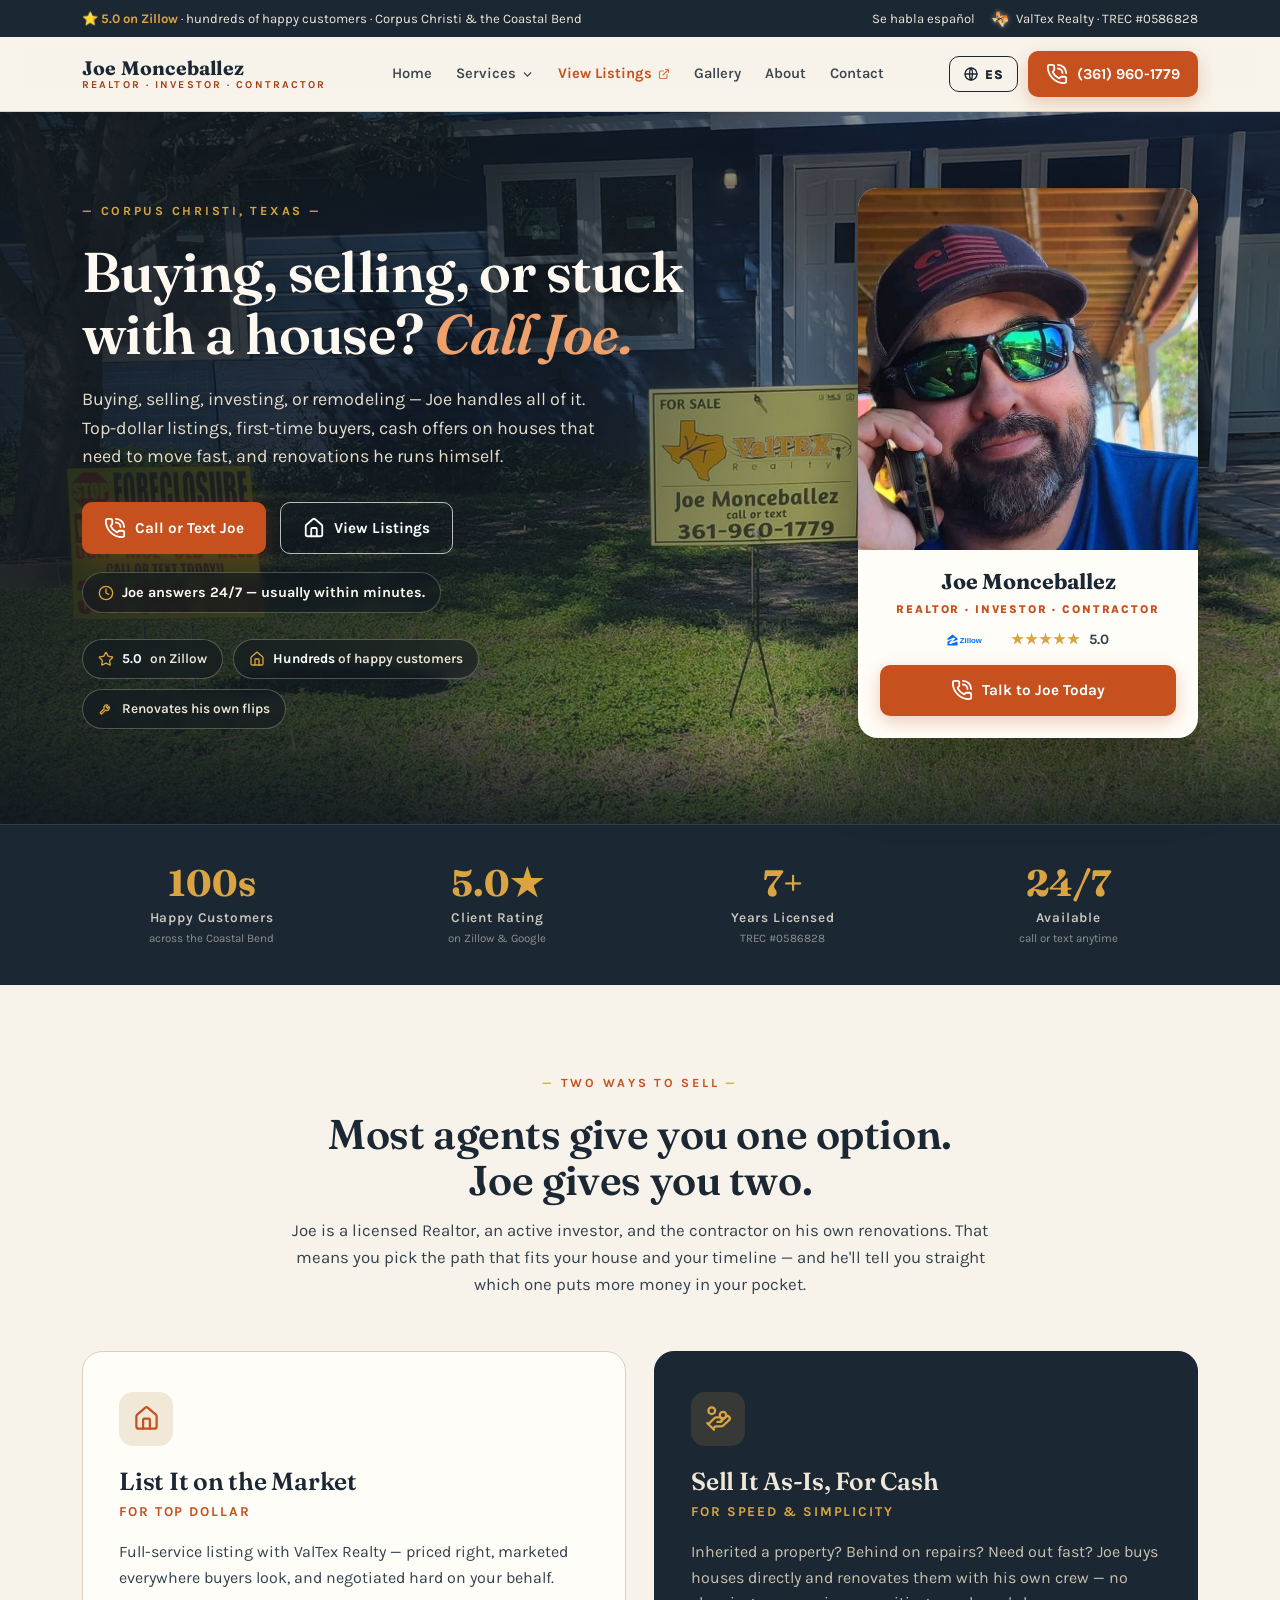
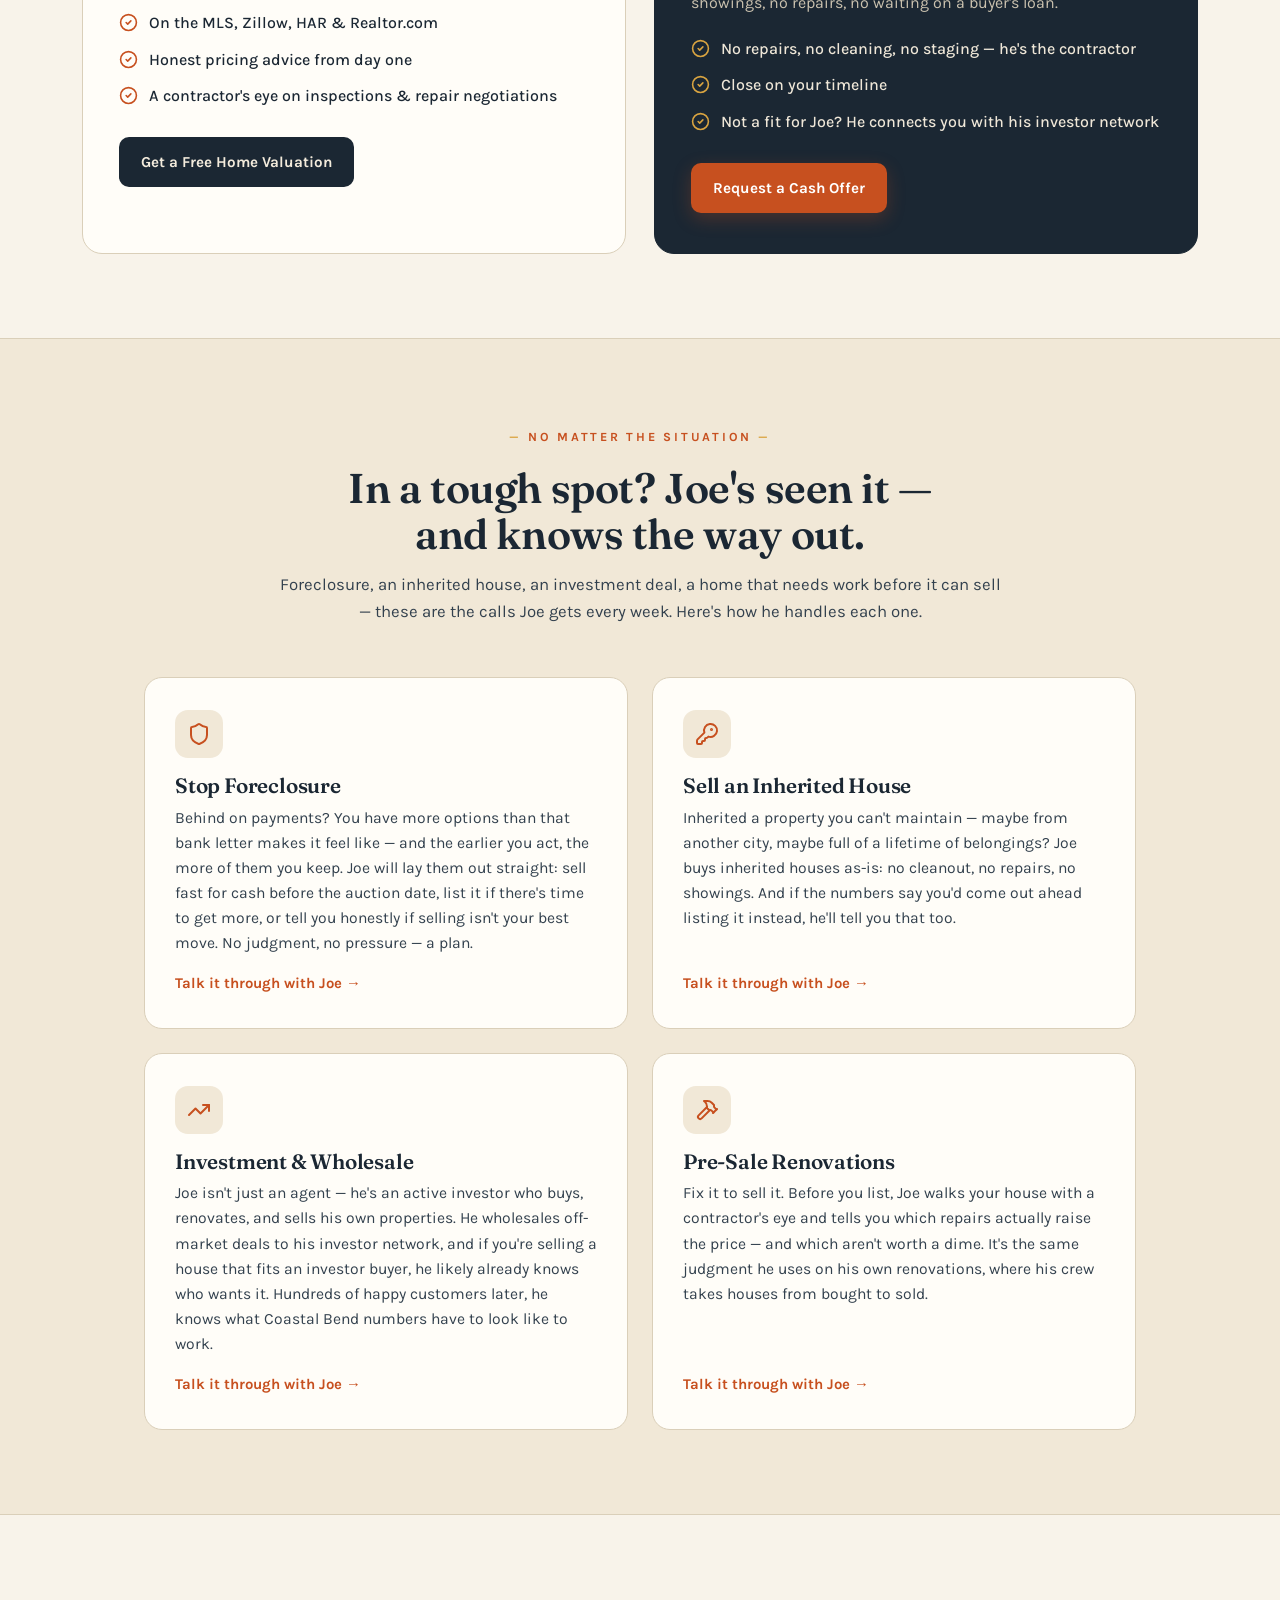
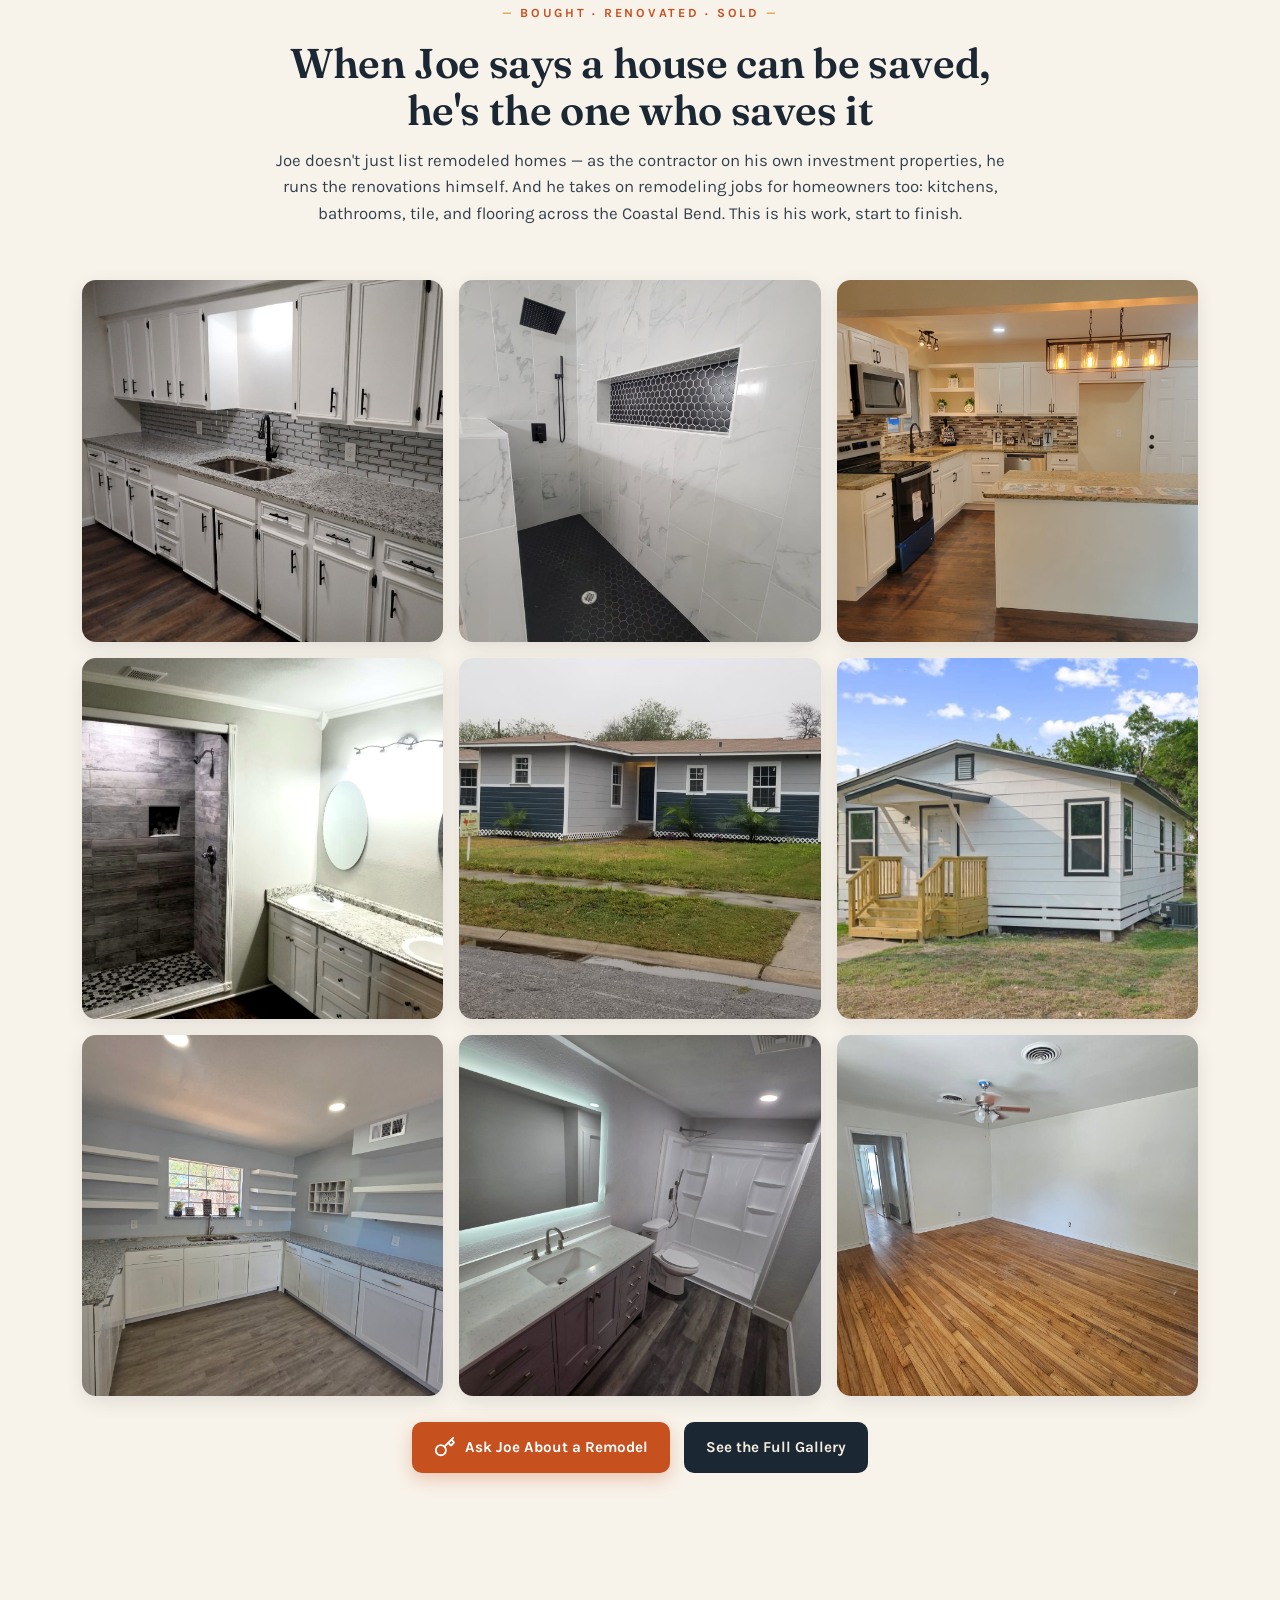
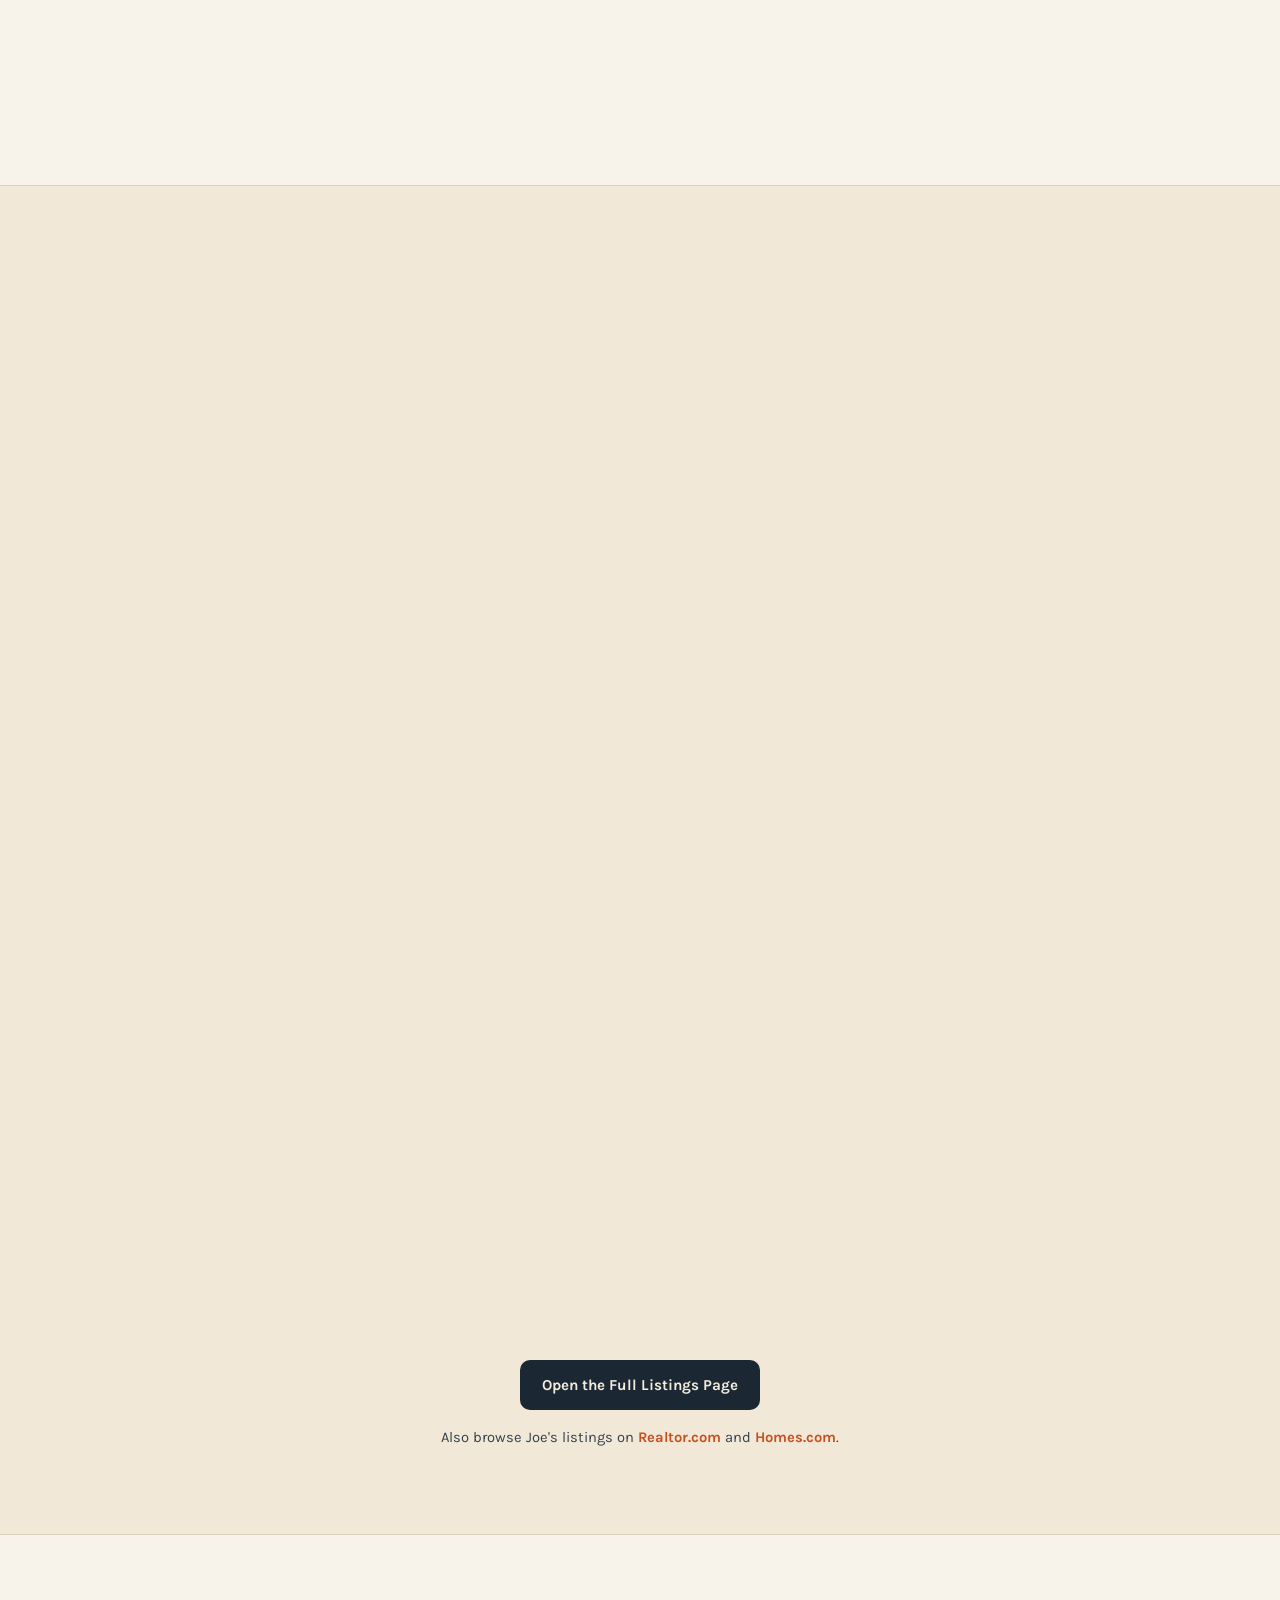
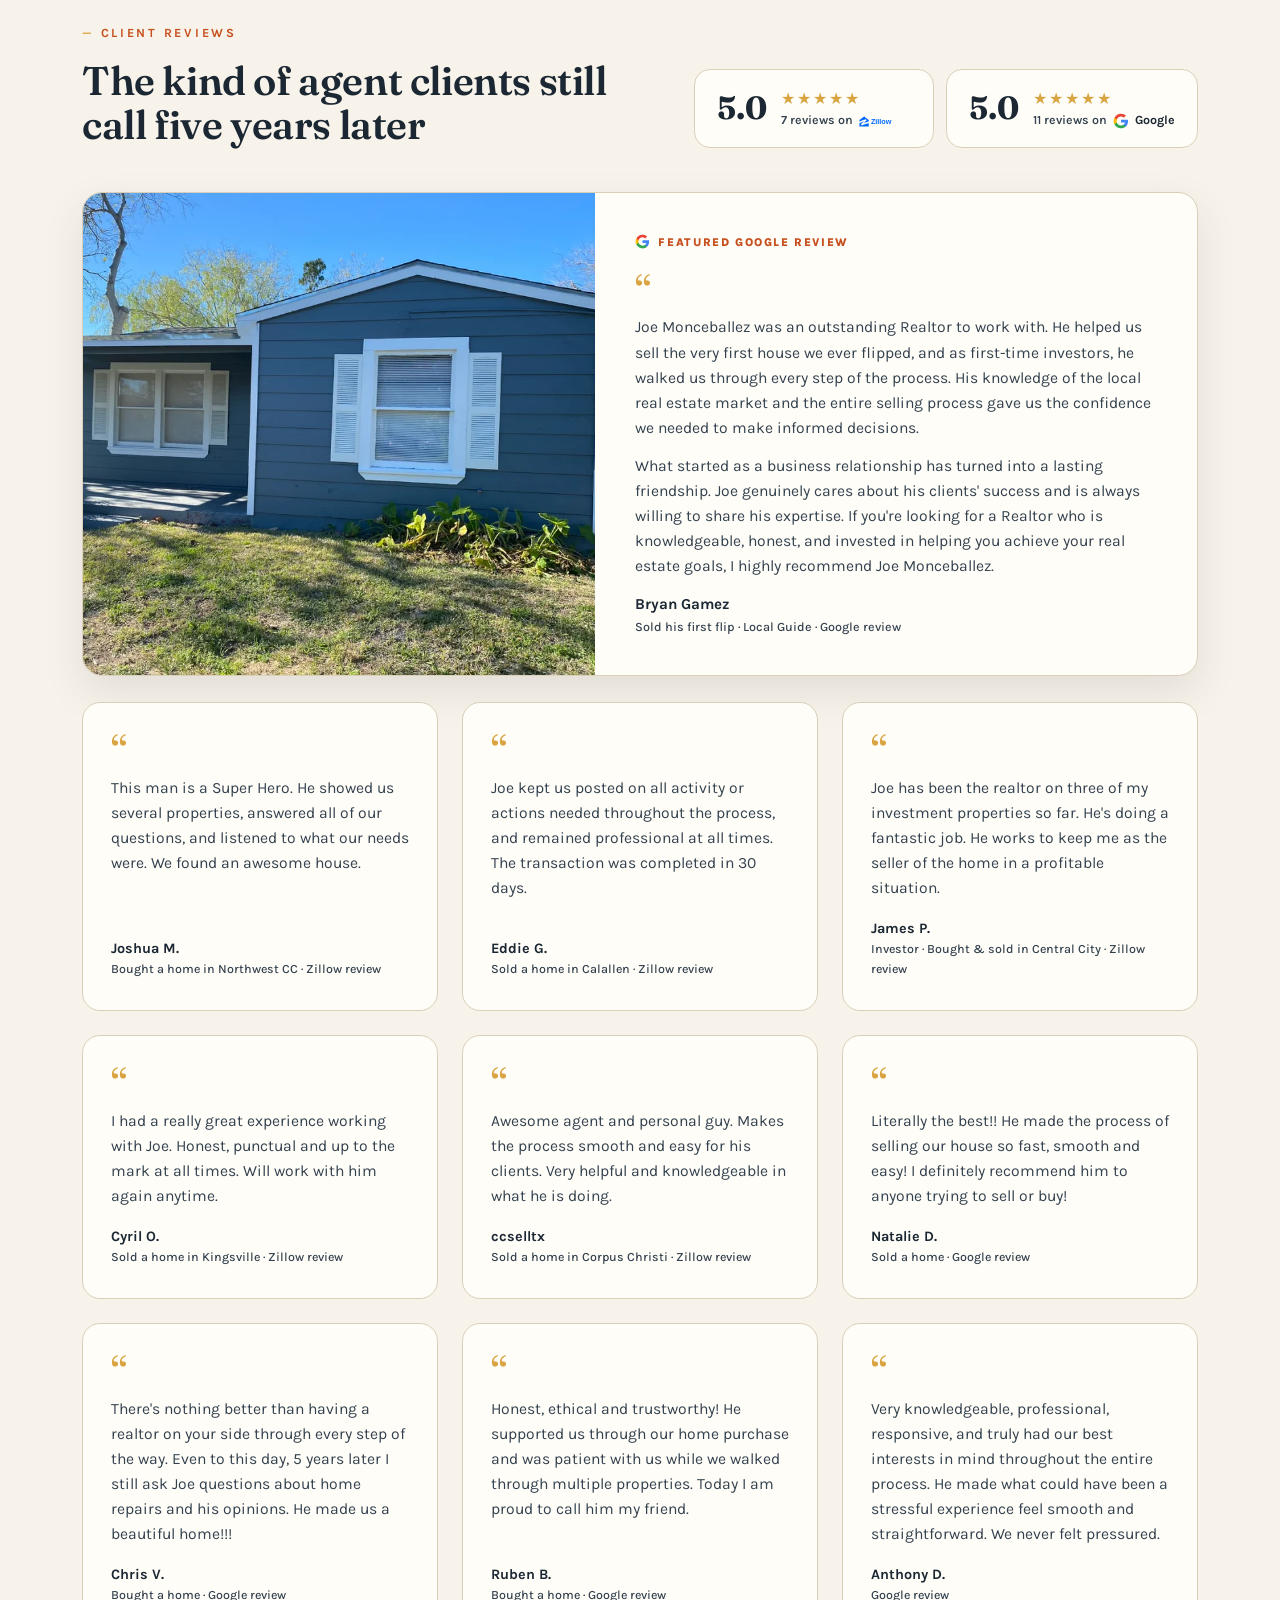
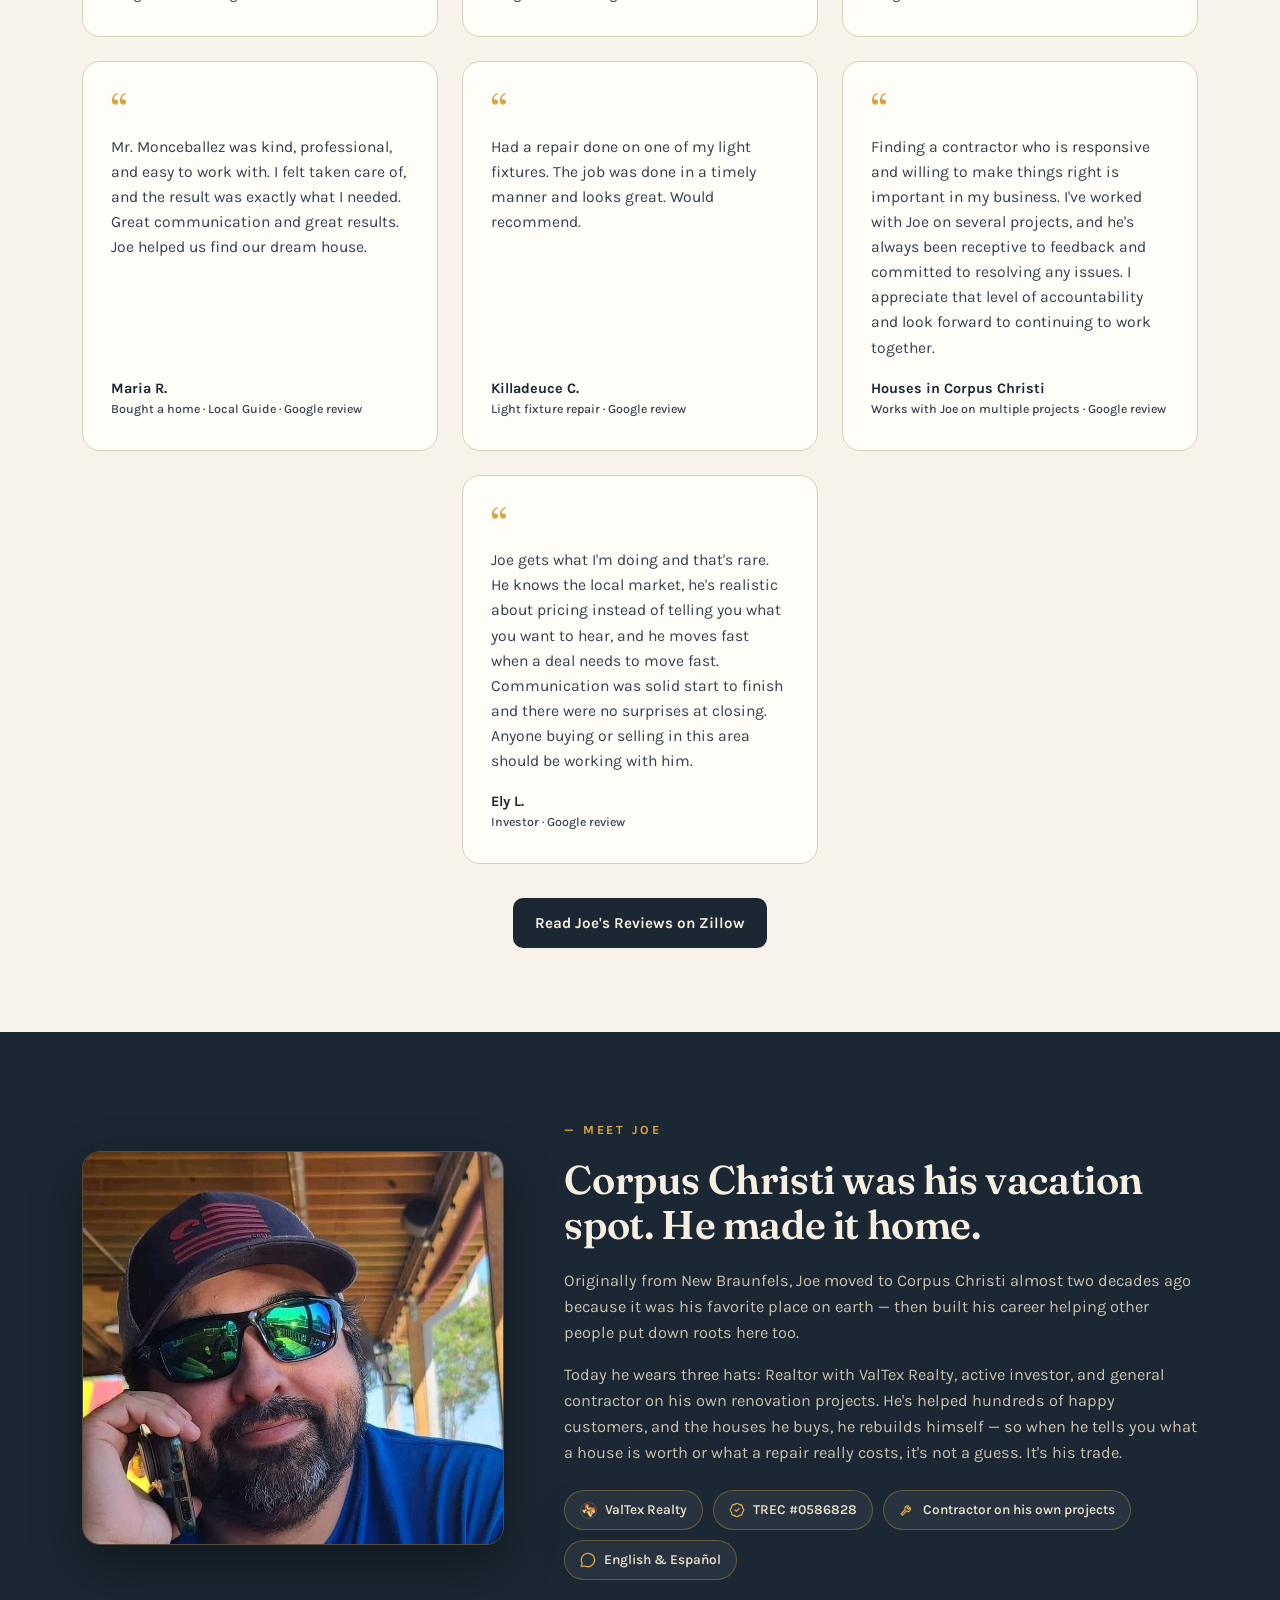
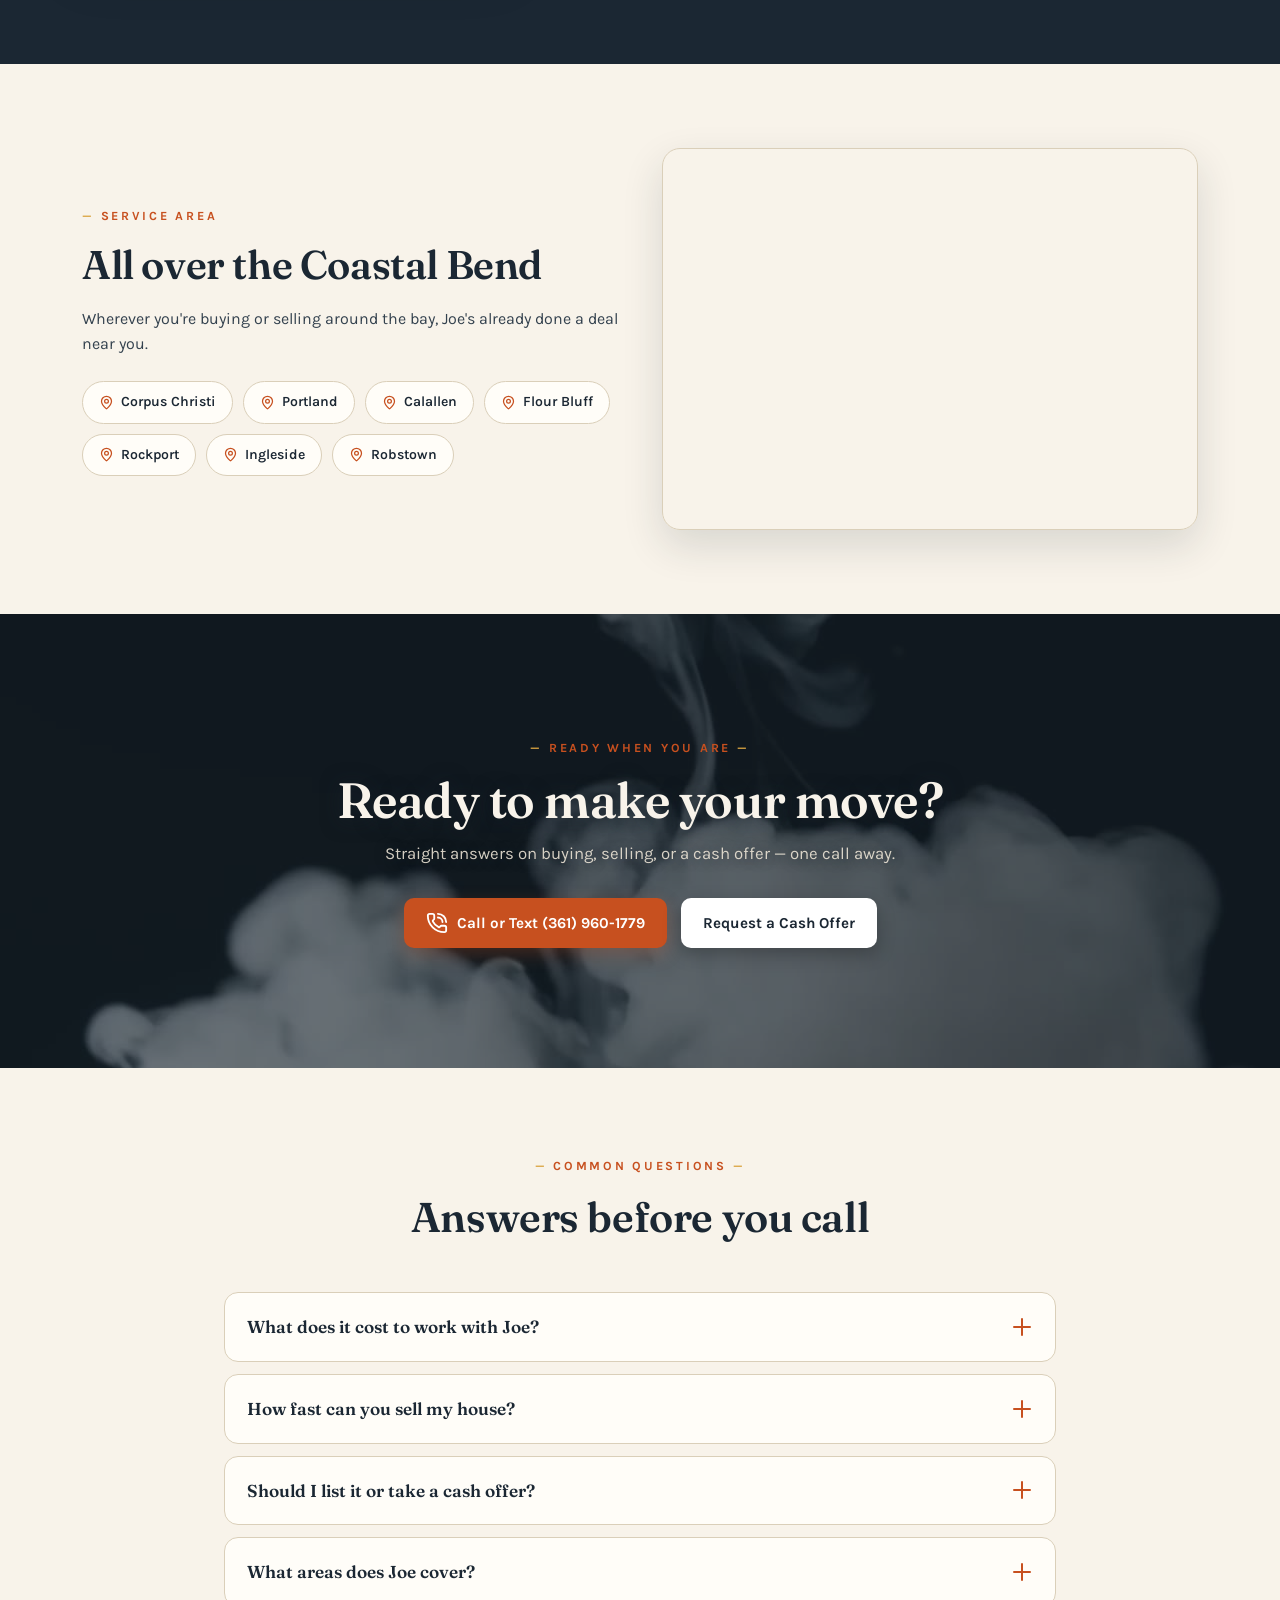
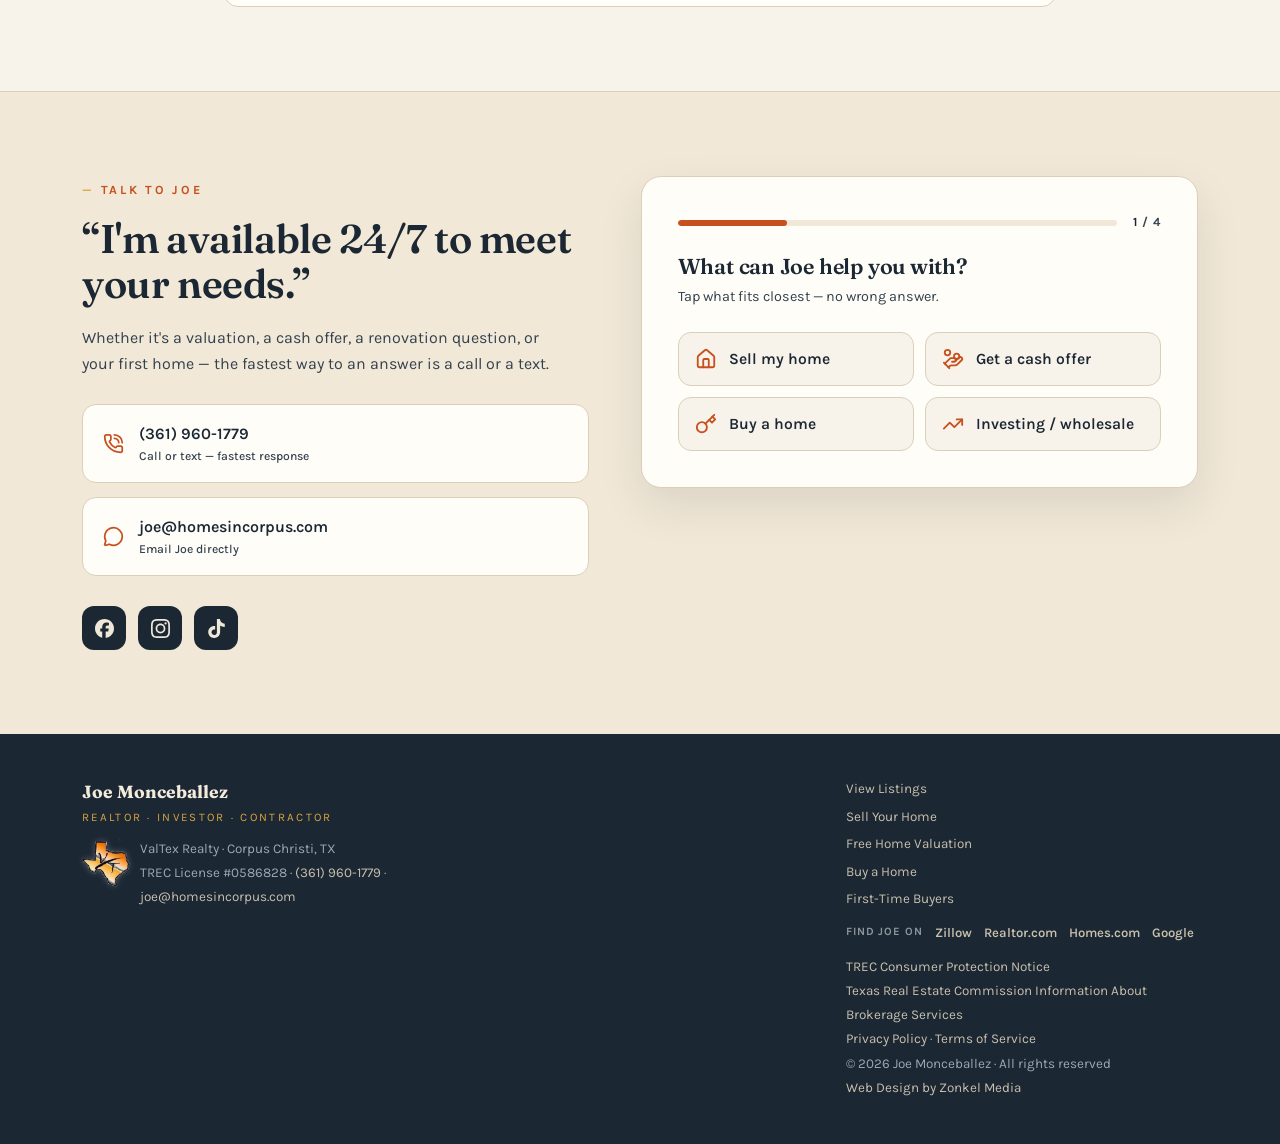
<file: index.html>
<!DOCTYPE html>
<html lang="en">
<head>
<meta charset="UTF-8">
<meta name="viewport" content="width=device-width, initial-scale=1.0">
<!-- Google tag (gtag.js) -->
<script async src="https://www.googletagmanager.com/gtag/js?id=G-ZCC9LEDBKK"></script>
<script>
  window.dataLayer = window.dataLayer || [];
  function gtag(){dataLayer.push(arguments);}
  gtag('js', new Date());
  gtag('config', 'G-ZCC9LEDBKK');
  /* safe wrapper - never let a blocked tag break the page */
  window.zTrack = function(n, p){ try { gtag('event', n, p || {}); } catch(e){} };
  /* click-to-call is the primary CTA on this site, so measure it */
  document.addEventListener('click', function(e){
    var a = e.target && e.target.closest && e.target.closest('a[href^="tel:"]');
    if (a) window.zTrack('call_click', { link_url: a.getAttribute('href') });
  }, true);
</script>

<title>Joe Monceballez &mdash; Corpus Christi Realtor, Investor &amp; Contractor</title>
<meta name="description" content="Buy, sell, or get a cash offer on your Corpus Christi home. Joe Monceballez — Realtor, investor & contractor. Hundreds of happy customers. (361) 960-1779.">
<link rel="canonical" href="https://homesincorpus.com/">
<meta property="og:type" content="website">
<meta property="og:site_name" content="Joe Monceballez — Homes In Corpus">
<meta property="og:title" content="Joe Monceballez — Corpus Christi Realtor, Investor &amp; Contractor">
<meta property="og:description" content="Buy, sell, or get a cash offer on your Corpus Christi home. Joe Monceballez — Realtor, investor & contractor. Hundreds of happy customers. (361) 960-1779.">
<meta property="og:url" content="https://homesincorpus.com/">
<meta property="og:image" content="https://homesincorpus.com/assets/og-image.jpg">
<meta property="og:image:width" content="1200">
<meta property="og:image:height" content="630">
<meta property="og:locale" content="en_US">
<meta name="twitter:card" content="summary_large_image">
<link rel="preconnect" href="https://fonts.googleapis.com">
<link rel="preconnect" href="https://fonts.gstatic.com" crossorigin>
<link href="https://fonts.googleapis.com/css2?family=Fraunces:opsz,wght@9..144,400;9..144,500;9..144,600;9..144,700&family=Karla:wght@400;500;600;700&display=swap" rel="stylesheet">
<link rel="icon" href="favicon.ico" sizes="any">
<link rel="icon" type="image/png" sizes="32x32" href="assets/favicon-32x32.png">
<link rel="icon" type="image/png" sizes="16x16" href="assets/favicon-16x16.png">
<link rel="apple-touch-icon" href="assets/apple-touch-icon.png">
<link rel="manifest" href="site.webmanifest">
<meta name="theme-color" content="#1B2733">
<style>
  :root{
    --ink:#1B2733; --ink-2:#33414E; --cream:#F8F3EA; --paper:#FFFDF8;
    --tan:#E9DCC6; --tan-2:#F1E8D7; --orange:#C7501F; --orange-deep:#A63F15;
    --gold:#D9A441; --line:#DACFB9; --max:1160px;
  }
  *{margin:0;padding:0;box-sizing:border-box}
  html{scroll-behavior:smooth;scroll-padding-top:82px}
  [id]{scroll-margin-top:84px}
  .vh{position:absolute;width:1px;height:1px;padding:0;margin:-1px;overflow:hidden;clip:rect(0,0,0,0);white-space:nowrap;border:0}
  body{font-family:'Karla',sans-serif;color:var(--ink);background:var(--cream);line-height:1.6;-webkit-font-smoothing:antialiased}
  img{max-width:100%;display:block}
  a{color:inherit;text-decoration:none}
  .wrap{max-width:var(--max);margin:0 auto;padding:0 22px}
  h1,h2,h3{font-family:'Fraunces',serif;font-weight:600;line-height:1.12;letter-spacing:-.01em}
  .eyebrow{font-family:'Karla',sans-serif;font-weight:700;font-size:.78rem;letter-spacing:.22em;text-transform:uppercase;color:var(--orange)}
  .eyebrow .dash{color:var(--gold)}
  section{padding:84px 0}
  .icon{width:22px;height:22px;stroke:currentColor;fill:none;stroke-width:2;stroke-linecap:round;stroke-linejoin:round;flex:none}

  /* ---------- top bar ---------- */
  .topbar{background:var(--ink);color:#EFE7D8;font-size:.82rem;padding:8px 0}
  .topbar .wrap{display:flex;justify-content:space-between;align-items:center;gap:12px}
  .topbar span b{color:var(--gold);font-weight:700}
  .topbar .tb-right{display:flex;gap:16px;align-items:center}
  @media(max-width:640px){.topbar{font-size:.78rem}.topbar .tb-right{display:none}.topbar .wrap{justify-content:center}.topbar>.wrap>span{white-space:nowrap;text-align:center}.tb-tail{display:none}}

  /* ---------- nav ---------- */
  nav{position:sticky;top:0;z-index:50;background:rgba(248,243,234,.92);backdrop-filter:blur(10px);border-bottom:1px solid var(--line)}
  .nav-in{display:flex;align-items:center;justify-content:space-between;padding:14px 22px;max-width:var(--max);margin:0 auto;gap:14px}
  .brand{display:flex;flex-direction:column;line-height:1.05}
  .brand .b1{font-family:'Fraunces',serif;font-weight:700;font-size:1.22rem;letter-spacing:.01em}
  .brand .b2{font-size:.66rem;font-weight:700;letter-spacing:.2em;text-transform:uppercase;color:var(--orange-deep)}
  .nav-links{display:flex;gap:24px;font-weight:600;font-size:.92rem}
  .nav-links a{opacity:.85}
  .nav-links a:hover{color:var(--orange);opacity:1}
  .nav-links a.nav-listings{display:inline-flex;align-items:center;color:var(--orange);opacity:1;font-weight:700}
  .nav-links a.nav-listings:hover{color:var(--orange-deep)}
  .nav-listings .ext{width:12px;height:12px;stroke-width:2.4;opacity:.75;margin-left:6px;flex:none}
  .mobile-menu>a.nav-listings{display:flex;align-items:center;color:var(--orange);font-weight:700}
  .mtip{position:fixed;inset:0;z-index:120;display:none;align-items:center;justify-content:center;padding:22px;background:rgba(27,39,51,.66);-webkit-backdrop-filter:blur(3px);backdrop-filter:blur(3px)}
  .mtip.on{display:flex}
  .mtip-card{background:var(--paper);border:1px solid var(--line);border-radius:20px;max-width:400px;width:100%;padding:26px 24px 20px;box-shadow:0 24px 60px rgba(0,0,0,.4);text-align:center}
  .mtip-ic{width:48px;height:48px;border-radius:15px;background:var(--tan-2);color:var(--orange);display:inline-flex;align-items:center;justify-content:center;margin-bottom:13px}
  .mtip-ic .icon{width:25px;height:25px}
  .mtip-card h3{font-family:'Fraunces',serif;font-weight:700;font-size:1.3rem;line-height:1.25;margin-bottom:9px}
  .mtip-card p{font-size:.95rem;line-height:1.55;color:var(--ink-2);margin-bottom:18px}
  .mtip-key{display:inline-block;background:var(--ink);color:#F3EBDC;border-radius:7px;padding:1px 9px;font-weight:700;font-size:.88rem;white-space:nowrap}
  .mtip-go{width:100%;justify-content:center;text-align:center}
  .mtip-x{display:block;width:100%;margin-top:6px;background:none;border:0;color:var(--ink-2);font-family:'Karla',sans-serif;font-weight:600;font-size:.86rem;padding:10px;cursor:pointer}
  .mtip-x:hover{color:var(--ink)}
  .nav-right{display:flex;align-items:center;gap:10px}
  .btn{display:inline-flex;align-items:center;gap:9px;font-weight:700;border-radius:10px;padding:13px 22px;transition:.18s;cursor:pointer;border:none;font-size:.95rem;font-family:'Karla',sans-serif}
  .btn-orange{background:var(--orange);color:#fff;box-shadow:0 6px 18px rgba(199,80,31,.28)}
  .btn-orange:hover{background:var(--orange-deep);transform:translateY(-1px)}
  .btn-ink{background:var(--ink);color:#F3EBDC}
  .btn-ink:hover{background:#0F1820;transform:translateY(-1px)}
  .btn-white{background:#fff;color:var(--ink);box-shadow:0 6px 18px rgba(0,0,0,.25)}
  .btn-white:hover{transform:translateY(-1px)}
  .btn-ghost-w{background:transparent;color:#fff;border:1.5px solid rgba(255,255,255,.7)}
  .btn-ghost-w:hover{background:#fff;color:var(--ink)}
  .nav-cta{padding:11px 18px}
  .lang-btn{display:inline-flex;align-items:center;gap:6px;background:transparent;border:1.5px solid var(--ink);color:var(--ink);border-radius:10px;padding:9px 13px;font-weight:800;font-size:.82rem;letter-spacing:.06em;cursor:pointer;font-family:'Karla',sans-serif;transition:.15s}
  .lang-btn:hover{background:var(--ink);color:#F3EBDC}
  @media(max-width:960px){.nav-links{display:none}}

  /* ---------- mobile chrome: burger menu, compact call CTA ---------- */
  .burger{display:none;align-items:center;justify-content:center;width:44px;height:44px;border-radius:12px;border:1.5px solid var(--ink);background:transparent;color:var(--ink);cursor:pointer;flex-shrink:0;padding:0}
  .burger .icon{width:22px;height:22px}
  .mobile-menu{display:none;position:fixed;left:0;right:0;bottom:0;background:var(--cream);z-index:49;overflow-y:auto;padding:8px 24px 140px;border-top:1px solid var(--line)}
  body.menu-open .mobile-menu{display:block}
  body.menu-open{overflow:hidden}
  .mobile-menu .has-sub>a{display:none}
  .mobile-menu .submenu{position:static;transform:none;opacity:1;pointer-events:auto;width:auto;display:block;background:transparent;border:0;box-shadow:none;padding:0;box-sizing:border-box}
  .mobile-menu .sm-h{margin:22px 0 2px;font-size:.72rem}
  .mobile-menu .sm-col{display:block}
  .mobile-menu .sm-col a,.mobile-menu>a{display:block;padding:13px 0;margin:0;border-radius:0;border-bottom:1px solid var(--line);font-weight:600;font-size:1.02rem;color:var(--ink);opacity:1}
  .mobile-menu .sm-col a small{font-size:.8rem}
  .mobile-menu .sm-foot{display:none}
  .mobile-menu>a:first-of-type{margin-top:20px}
  @media(max-width:960px){
    /* mobile order: call · language · burger (burger always far right) */
    .burger{display:flex;order:3}
    .nav-right{gap:9px}
    .nav-cta{order:1}
    .lang-btn{order:2;height:44px;border-radius:12px;padding:0 13px}
  }
  @media(max-width:640px){
    .nav-cta{font-size:0;gap:0;padding:0;width:44px;height:44px;justify-content:center;border-radius:12px}
    .nav-cta .icon{width:20px;height:20px}
    .brand .b1{font-size:1.08rem}
  }

  /* ---------- services dropdown ---------- */
  .has-sub{position:relative}
  .has-sub > a{display:inline-flex;align-items:center;gap:5px;cursor:pointer}
  .has-sub .caret{width:13px;height:13px;stroke-width:2.5;transition:.2s}
  .nav-links .has-sub:hover .caret{transform:rotate(180deg)}
  .submenu{position:absolute;top:calc(100% + 14px);left:50%;transform:translateX(-50%) translateY(8px);width:660px;background:var(--paper);border:1px solid var(--line);border-radius:18px;box-shadow:0 30px 70px rgba(27,39,51,.22);padding:26px 28px 20px;display:grid;grid-template-columns:1.15fr 1fr 1fr;gap:6px 26px;opacity:0;pointer-events:none;transition:.18s;z-index:60}
  .submenu::before{content:"";position:absolute;top:-14px;left:0;right:0;height:14px}
  .nav-links .has-sub:hover .submenu{opacity:1;pointer-events:auto;transform:translateX(-50%) translateY(0)}
  .sm-h{grid-row:1;font-size:.68rem;font-weight:800;letter-spacing:.18em;text-transform:uppercase;color:var(--orange);margin-bottom:6px}
  .sm-col{display:flex;flex-direction:column;gap:2px}
  .sm-col a{display:block;padding:7px 10px;margin:0 -10px;border-radius:9px;font-weight:600;font-size:.88rem;color:var(--ink);opacity:1}
  .sm-col a small{display:block;font-weight:500;font-size:.72rem;color:var(--ink-2)}
  .sm-col a:hover{background:var(--tan-2);color:var(--orange-deep)}
  .sm-foot{grid-column:1/-1;margin-top:14px;padding-top:14px;border-top:1px solid var(--line);display:flex;align-items:center;justify-content:space-between;gap:12px;font-size:.78rem;color:var(--ink-2);font-weight:600}
  .sm-foot .sm-cities{display:flex;flex-wrap:wrap;gap:6px}
  .sm-foot .sm-city{background:var(--cream);border:1px solid var(--line);border-radius:999px;padding:3px 10px;font-size:.72rem;font-weight:700}
  .sm-badge{background:var(--ink);color:var(--gold);border-radius:8px;padding:5px 11px;font-size:.7rem;font-weight:800;letter-spacing:.06em;white-space:nowrap}

  /* ---------- hero (full-bleed photo) ---------- */
  .hero{position:relative;padding:0;min-height:640px;display:flex;align-items:center;background:var(--ink)}
  .hero-bg{position:absolute;inset:0;background:url('assets/hero-sign-house.jpg') center 38%/cover no-repeat}
  .hero::before{content:"";position:absolute;inset:0;background:linear-gradient(100deg,rgba(15,23,31,.92) 0%,rgba(15,23,31,.78) 34%,rgba(15,23,31,.38) 62%,rgba(15,23,31,.55) 100%);z-index:1}
  .hero::after{content:"";position:absolute;left:0;right:0;bottom:0;height:110px;background:linear-gradient(to top,rgba(15,23,31,.75),transparent);z-index:1}
  .hero-grid{position:relative;z-index:2;display:grid;grid-template-columns:1.15fr .85fr;gap:56px;align-items:center;width:100%;padding-top:76px;padding-bottom:86px}
  .hero .eyebrow{color:var(--gold)}
  .hero h1{font-size:clamp(2.3rem,4.6vw,3.5rem);margin:18px 0 20px;color:#FDF9F0;text-shadow:0 2px 24px rgba(0,0,0,.35)}
  .hero h1 em{font-style:italic;color:#F0A16B}
  .hero p.lead{font-size:1.12rem;color:#E4DCCB;max-width:33rem;margin-bottom:30px;text-shadow:0 1px 12px rgba(0,0,0,.3)}
  .hero-ctas{display:flex;gap:14px;flex-wrap:wrap;margin-bottom:18px}
  .hero-note{display:inline-flex;align-items:center;gap:8px;color:#FDF9F0;font-size:.9rem;font-weight:700;margin:0 0 26px;padding:8px 15px;background:rgba(15,23,31,.55);border:1px solid rgba(233,220,198,.28);border-radius:999px;backdrop-filter:blur(4px)}
  .chips{display:flex;gap:10px;flex-wrap:wrap}
  .hero .chip{background:rgba(15,23,31,.55);border:1px solid rgba(233,220,198,.3);color:#EFE7D8;backdrop-filter:blur(4px)}
  .hero .chip .icon{color:var(--gold)}
  .hero .chip b{color:#fff}
  .chip{display:inline-flex;align-items:center;gap:8px;background:var(--paper);border:1px solid var(--line);border-radius:999px;padding:8px 15px;font-size:.85rem;font-weight:600;color:var(--ink-2)}
  .chip .icon{width:16px;height:16px;color:var(--orange)}
  .chip b{color:var(--ink)}

  /* Joe card */
  .joe-card{background:var(--paper);border-radius:20px;box-shadow:0 30px 70px rgba(0,0,0,.45);overflow:hidden;max-width:340px;justify-self:end;transform:rotate(1.2deg)}
  .joe-card img{width:100%;aspect-ratio:.94;object-fit:cover;object-position:center 20%}
  .jc-body{padding:20px 22px 22px;text-align:center}
  .jc-name{font-family:'Fraunces',serif;font-weight:700;font-size:1.35rem;line-height:1.1}
  .jc-role{font-size:.72rem;font-weight:800;letter-spacing:.16em;text-transform:uppercase;color:var(--orange);margin:6px 0 10px}
  .jc-z{display:flex;align-items:center;justify-content:center;gap:8px;font-weight:700;font-size:.9rem;color:var(--ink-2);margin-bottom:14px}
  .jc-z .zlogo{width:56px;height:14px}
  .jc-z .stars{color:var(--gold);letter-spacing:1px}
  .jc-body .btn{width:100%;justify-content:center;padding:13px}
  @media(max-width:900px){
    .hero{min-height:0}
    .hero-grid{grid-template-columns:1fr;gap:38px;text-align:center;padding-top:56px;padding-bottom:64px}
    .hero p.lead{margin-left:auto;margin-right:auto}
    .hero-ctas,.chips{justify-content:center}
    .joe-card{justify-self:center;transform:none;max-width:310px}
  }

  /* ---------- stat band ---------- */
  .stats{background:var(--ink);color:#EFE7D8;padding:38px 0;border-top:1px solid rgba(233,220,198,.12)}
  .stats-grid{display:grid;grid-template-columns:repeat(4,1fr);gap:26px;text-align:center}
  .stat .n{font-family:'Fraunces',serif;font-weight:700;font-size:2.3rem;color:var(--gold);line-height:1.1}
  .stat .l{font-size:.85rem;font-weight:600;letter-spacing:.06em;opacity:.85;margin-top:4px}
  .stat .sub{font-size:.72rem;opacity:.55}
  @media(max-width:760px){.stats-grid{grid-template-columns:repeat(2,1fr);gap:22px}}

  /* ---------- two ways ---------- */
  .center-head{text-align:center;max-width:46rem;margin:0 auto 52px}
  .center-head h2{font-size:clamp(1.9rem,3.4vw,2.6rem);margin-top:16px}
  .center-head p{color:var(--ink-2);margin-top:14px;font-size:1.05rem}
  .ways{display:grid;grid-template-columns:1fr 1fr;gap:28px}
  .way{background:var(--paper);border:1px solid var(--line);border-radius:20px;padding:40px 36px;position:relative;overflow:hidden;transition:.2s}
  .way:hover{transform:translateY(-4px);box-shadow:0 18px 44px rgba(27,39,51,.12)}
  .way.cash{background:var(--ink);color:#EFE7D8;border-color:var(--ink)}
  .way .w-ic{width:54px;height:54px;border-radius:14px;display:flex;align-items:center;justify-content:center;background:var(--tan-2);color:var(--orange);margin-bottom:22px}
  .way.cash .w-ic{background:rgba(217,164,65,.14);color:var(--gold)}
  .way .w-ic .icon{width:27px;height:27px}
  .way h3{font-size:1.55rem;margin-bottom:6px}
  .way .w-sub{font-size:.85rem;font-weight:700;letter-spacing:.14em;text-transform:uppercase;color:var(--orange);margin-bottom:16px}
  .way.cash .w-sub{color:var(--gold)}
  .way p{color:var(--ink-2);margin-bottom:20px}
  .way.cash p{color:#CBC2AF}
  .way ul{list-style:none;margin-bottom:28px;display:grid;gap:11px}
  .way li{display:flex;gap:11px;align-items:flex-start;font-weight:500}
  .way li .icon{width:19px;height:19px;color:var(--orange);margin-top:3px}
  .way.cash li .icon{color:var(--gold)}
  @media(max-width:860px){.ways{grid-template-columns:1fr}.way{padding:34px 26px}}
  .situations{background:var(--tan-2);border-top:1px solid var(--line);border-bottom:1px solid var(--line)}
  .sit-grid{display:grid;grid-template-columns:1fr 1fr;gap:24px;max-width:62rem;margin:0 auto}
  .sit{background:var(--paper);border:1px solid var(--line);border-radius:18px;padding:32px 30px;display:flex;flex-direction:column;align-items:flex-start;transition:.2s}
  .sit:hover{transform:translateY(-3px);box-shadow:0 16px 40px rgba(27,39,51,.1)}
  .sit .s-ic{width:48px;height:48px;border-radius:13px;display:flex;align-items:center;justify-content:center;background:var(--tan-2);color:var(--orange)}
  .sit .s-ic .icon{width:24px;height:24px}
  .sit h3{font-size:1.3rem;margin:16px 0 8px}
  .sit p{color:var(--ink-2);font-size:.98rem;margin-bottom:16px}
  .sit .s-cta{margin-top:auto;color:var(--orange);font-weight:700;font-size:.93rem}
  .sit .s-cta:hover{text-decoration:underline}
  @media(max-width:860px){.sit-grid{grid-template-columns:1fr}}

  /* faq */
  .faq{max-width:52rem;margin:0 auto;display:grid;gap:12px}
  .faq details{background:var(--paper);border:1px solid var(--line);border-radius:14px;padding:0 22px;transition:.15s}
  .faq details[open]{box-shadow:0 10px 30px rgba(27,39,51,.08)}
  .faq summary{list-style:none;cursor:pointer;font-family:'Fraunces',serif;font-weight:600;font-size:1.08rem;padding:20px 0;display:flex;justify-content:space-between;align-items:center;gap:16px}
  .faq summary::-webkit-details-marker{display:none}
  .faq summary .fq-plus{flex:none;width:22px;height:22px;position:relative;transition:.2s}
  .faq summary .fq-plus::before,.faq summary .fq-plus::after{content:"";position:absolute;background:var(--orange);border-radius:2px}
  .faq summary .fq-plus::before{top:10px;left:2px;right:2px;height:2px}
  .faq summary .fq-plus::after{left:10px;top:2px;bottom:2px;width:2px;transition:.2s}
  .faq details[open] summary .fq-plus::after{transform:scaleY(0)}
  .faq details p{color:var(--ink-2);padding:0 0 22px;font-size:1rem}

  /* ---------- live listings ---------- */
  .listings{background:var(--tan-2);border-top:1px solid var(--line);border-bottom:1px solid var(--line)}
  .mls-frame{position:relative;background:var(--paper);border:1px solid var(--line);border-radius:20px;box-shadow:0 22px 55px rgba(27,39,51,.14);overflow:hidden}
  .mls-tap{display:none}
  .mls-frame .mf-bar{display:flex;align-items:center;gap:10px;background:var(--ink);color:#EFE7D8;padding:13px 20px;font-size:.85rem;font-weight:600}
  .mls-frame .mf-bar .live{display:inline-flex;align-items:center;gap:7px;color:#8CE0A1;font-weight:800;letter-spacing:.08em;font-size:.75rem}
  .mls-frame .mf-bar .live i{width:8px;height:8px;border-radius:50%;background:#4ADE80;display:block;animation:pulse 1.6s infinite}
  @keyframes pulse{0%,100%{opacity:1}50%{opacity:.35}}
  .mls-view{width:100%;position:relative}
  .mls-frame iframe{width:100%;height:760px;border:0;display:block;background:#fff}
  .mls-loading{position:absolute;inset:0;z-index:1;display:flex;flex-direction:column;align-items:center;justify-content:center;gap:14px;background:var(--paper);color:var(--ink-2);font-weight:600;font-size:.95rem;transition:opacity .45s}
  .mls-loading.off{opacity:0;pointer-events:none}
  .mls-spin{width:36px;height:36px;border-radius:50%;border:3px solid var(--line);border-top-color:var(--orange);animation:mlsspin .8s linear infinite}
  @keyframes mlsspin{to{transform:rotate(360deg)}}
  .mls-actions{display:flex;justify-content:center;gap:14px;margin-top:26px;flex-wrap:wrap}
  .mls-elsewhere{text-align:center;margin-top:16px;font-size:.92rem;color:var(--ink-2)}
  .mls-elsewhere a{color:var(--orange);font-weight:700}
  .mls-elsewhere a:hover{text-decoration:underline}
  @media(max-width:700px){
    /* Phones: force the Matrix portal to render its DESKTOP two-pane layout (map + cards)
       at a fixed logical width, then scale it down to fit. JS (sizeMls) sets the exact
       width/height/scale. pointer-events off + tap overlay = no nested-scroll trap. */
    .mls-view{overflow:hidden}
    .mls-frame iframe{pointer-events:none;transform-origin:0 0}
    .mls-tap{display:flex;position:absolute;left:0;right:0;top:44px;bottom:0;align-items:flex-end;justify-content:center;padding:16px;background:linear-gradient(to top,rgba(15,23,31,.6),rgba(15,23,31,.05) 42%,transparent 70%)}
    .mls-tap span{display:inline-flex;align-items:center;gap:8px;background:var(--orange);color:#fff;font-weight:700;font-size:.95rem;padding:13px 22px;border-radius:10px;box-shadow:0 10px 24px rgba(199,80,31,.4)}
  }

  /* ---------- gallery ---------- */
  .gal-grid{display:grid;grid-template-columns:repeat(3,1fr);gap:16px}
  .gal-grid img{border-radius:14px;aspect-ratio:1;object-fit:cover;width:100%;transition:.25s;box-shadow:0 6px 18px rgba(27,39,51,.10)}
  .gal-grid img:hover{transform:scale(1.025)}
  @media(max-width:700px){.gal-grid{grid-template-columns:repeat(2,1fr);gap:12px}}

  /* ---------- buyer strip ---------- */
  .buyer-strip{margin-top:44px;background:var(--ink);border-radius:20px;padding:38px 40px;color:#EFE7D8;display:grid;grid-template-columns:auto 1fr auto;gap:30px;align-items:center;box-shadow:0 20px 50px rgba(27,39,51,.22)}
  .buyer-strip .bs-ic{width:60px;height:60px;border-radius:16px;background:rgba(217,164,65,.15);color:var(--gold);display:flex;align-items:center;justify-content:center}
  .buyer-strip .bs-ic .icon{width:30px;height:30px}
  .buyer-strip h3{font-size:1.4rem;color:#F6EFE2;margin-bottom:8px}
  .buyer-strip p{color:#C9C0AD;font-size:.98rem;max-width:44rem}
  .buyer-strip p b{color:var(--gold)}
  @media(max-width:860px){.buyer-strip{grid-template-columns:1fr;text-align:center;gap:20px}.buyer-strip .bs-ic{margin:0 auto}.buyer-strip .btn{justify-self:center}}

  /* ---------- reviews ---------- */
  .rev-head{display:flex;align-items:flex-end;justify-content:space-between;gap:20px;margin-bottom:44px;flex-wrap:wrap}
  .rev-head h2{font-size:clamp(1.9rem,3.4vw,2.5rem);margin-top:14px}
  .rev-badges{display:flex;gap:12px;flex-wrap:wrap}
  .z-badge{display:flex;align-items:center;gap:14px;background:var(--paper);border:1px solid var(--line);border-radius:16px;padding:16px 22px}
  .z-badge .zn{font-family:'Fraunces',serif;font-weight:700;font-size:2rem;line-height:1}
  .z-stars{color:var(--gold);letter-spacing:2px;font-size:1rem}
  .z-badge .zl{font-size:.78rem;color:var(--ink-2);font-weight:600;display:flex;align-items:center;gap:6px}
  .z-badge .zlogo{width:52px;height:13px}
  .zlogo{display:inline-block;fill:#006AFF}
  /* featured testimonial (photo the client attached to their review) */
  .rev-featured{display:grid;grid-template-columns:.92fr 1.08fr;background:var(--paper);border:1px solid var(--line);border-radius:20px;overflow:hidden;margin-bottom:26px;box-shadow:0 16px 40px rgba(27,39,51,.10)}
  .rf-photo{position:relative;min-height:340px}
  .rf-photo img{position:absolute;inset:0;width:100%;height:100%;object-fit:cover}
  .rf-body{padding:38px 40px}
  .rf-tag{display:inline-flex;align-items:center;gap:8px;font-size:.72rem;font-weight:800;letter-spacing:.14em;text-transform:uppercase;color:var(--orange)}
  .rf-body .q{font-family:'Fraunces',serif;font-size:2.6rem;color:var(--gold);line-height:.4;margin:26px 0 16px}
  .rf-body p{color:var(--ink-2);font-size:.98rem;margin-bottom:13px}
  .rf-who{font-weight:700;font-size:.95rem;margin-top:4px}
  .rf-who span{display:block;font-weight:500;font-size:.79rem;color:var(--ink-2)}
  @media(max-width:860px){
    .rev-featured{grid-template-columns:1fr}
    .rf-photo{min-height:212px}
    .rf-body{padding:26px 24px}
    .rf-body .q{margin:18px 0 12px}
  }
  .rev-grid{display:flex;flex-wrap:wrap;justify-content:center;gap:24px}
  .rev{background:var(--paper);border:1px solid var(--line);border-radius:18px;padding:30px 28px;display:flex;flex-direction:column;gap:16px;flex:0 1 calc((100% - 48px)/3)}
  .rev .q{font-family:'Fraunces',serif;font-size:2.6rem;color:var(--gold);line-height:.4;margin-top:10px}
  .rev p{color:var(--ink-2);font-size:.98rem;flex:1}
  .rev .who{font-weight:700;font-size:.9rem}
  .rev .who span{display:block;font-weight:500;font-size:.78rem;color:var(--ink-2)}
  @media(max-width:860px){.rev{flex-basis:100%}}

  /* ---------- about ---------- */
  .about{background:var(--ink);color:#EFE7D8}
  .about-grid{display:grid;grid-template-columns:.8fr 1.2fr;gap:60px;align-items:center}
  .about img{border-radius:18px;box-shadow:0 20px 50px rgba(0,0,0,.35);border:1px solid rgba(217,164,65,.3)}
  .about h2{font-size:clamp(1.9rem,3.4vw,2.5rem);margin:16px 0 20px;color:#F6EFE2}
  .about p{color:#C9C0AD;margin-bottom:16px;font-size:1.02rem}
  .about .eyebrow{color:var(--gold)}
  .about-flags{display:flex;gap:10px;flex-wrap:wrap;margin-top:24px}
  .about-flags .chip{background:rgba(255,255,255,.06);border-color:rgba(217,164,65,.35);color:#E8DFC9}
  .about-flags .chip .icon{color:var(--gold)}
  @media(max-width:860px){.about-grid{grid-template-columns:1fr;gap:36px;text-align:center}.about img{max-width:340px;margin:0 auto}.about-flags{justify-content:center}}

  /* ---------- area ---------- */
  .area-grid{display:grid;grid-template-columns:1fr 1fr;gap:44px;align-items:center}
  .area-grid h2{font-size:clamp(1.9rem,3.4vw,2.5rem);margin:16px 0 18px}
  .area-grid p{color:var(--ink-2);margin-bottom:24px}
  .towns{display:flex;flex-wrap:wrap;gap:10px}
  .town{display:inline-flex;align-items:center;gap:7px;background:var(--paper);border:1px solid var(--line);border-radius:999px;padding:9px 16px;font-weight:600;font-size:.88rem}
  .town .icon{width:15px;height:15px;color:var(--orange)}
  .mapbox{border-radius:18px;overflow:hidden;box-shadow:0 16px 40px rgba(27,39,51,.14);border:1px solid var(--line)}
  .mapbox iframe{width:100%;height:380px;border:0;display:block}
  @media(max-width:860px){.area-grid{grid-template-columns:1fr;text-align:center}.towns{justify-content:center}}

  /* ---------- contact ---------- */
  .cta-band{position:relative;overflow:hidden;background:var(--ink);text-align:center;padding:120px 0}
  .cta-band .cta-vid{position:absolute;inset:0;width:100%;height:100%;object-fit:cover;opacity:.38}
  .cta-band::before{content:"";position:absolute;inset:0;background:radial-gradient(ellipse at center,rgba(27,39,51,.55) 0%,rgba(27,39,51,.93) 100%)}
  .cta-in{position:relative;z-index:1}
  .cta-band h2{font-family:'Fraunces',serif;font-weight:600;font-size:clamp(2rem,4.4vw,3.1rem);color:#F8F3EA;margin:14px 0 12px;text-shadow:0 2px 20px rgba(27,39,51,.5)}
  .cta-band p{color:rgba(239,231,216,.88);max-width:34rem;margin:0 auto 30px;font-size:1.05rem;text-shadow:0 1px 12px rgba(27,39,51,.5)}
  .cta-btns{display:flex;justify-content:center;gap:14px;flex-wrap:wrap}
  @media(max-width:700px){
    .cta-band{padding:0 0 64px}
    .cta-band .cta-vid{position:static;width:100%;height:auto;aspect-ratio:16/9;object-fit:contain;opacity:.8;display:block;transform:translateX(-3%) scale(1.07)}
    .cta-band::before{display:none}
    .cta-in{padding-top:36px}
    .cta-band h2{text-shadow:none}
    .cta-band p{text-shadow:none}
  }
  @media(prefers-reduced-motion:reduce){.cta-band .cta-vid{display:none}}
  .contact{background:var(--tan-2);border-top:1px solid var(--line)}
  .c-grid{display:grid;grid-template-columns:1fr 1.1fr;gap:52px;align-items:start}
  .c-grid h2{font-size:clamp(1.9rem,3.4vw,2.5rem);margin:16px 0 18px}
  .c-grid .c-left p{color:var(--ink-2);margin-bottom:28px;max-width:30rem}
  .c-rows{display:grid;gap:14px;margin-bottom:30px}
  .c-row{display:flex;align-items:center;gap:15px;background:var(--paper);border:1px solid var(--line);border-radius:14px;padding:16px 20px;font-weight:600;transition:.18s}
  .c-row:hover{transform:translateY(-2px);box-shadow:0 10px 26px rgba(27,39,51,.10)}
  .c-row .icon{color:var(--orange);width:21px;height:21px}
  .c-row small{display:block;font-weight:500;font-size:.76rem;color:var(--ink-2)}
  .socials{display:flex;gap:12px}
  .soc{width:44px;height:44px;border-radius:12px;background:var(--ink);color:#EFE7D8;display:flex;align-items:center;justify-content:center;transition:.18s}
  .soc:hover{background:var(--orange);transform:translateY(-2px)}
  .soc svg{width:19px;height:19px;fill:currentColor}
  form{background:var(--paper);border:1px solid var(--line);border-radius:20px;padding:36px;box-shadow:0 18px 44px rgba(27,39,51,.10)}
  form h3{font-size:1.35rem;margin-bottom:6px}
  form .f-sub{font-size:.9rem;color:var(--ink-2);margin-bottom:24px}
  .f-row{display:grid;grid-template-columns:1fr 1fr;gap:14px}
  .f-field{margin-bottom:14px}
  label{display:block;font-size:.78rem;font-weight:700;letter-spacing:.06em;text-transform:uppercase;color:var(--ink-2);margin-bottom:7px}
  input,select,textarea{width:100%;border:1.5px solid var(--line);border-radius:10px;padding:13px 15px;font-family:'Karla',sans-serif;font-size:.95rem;background:var(--cream);color:var(--ink);transition:.15s}
  input:focus,select:focus,textarea:focus{outline:none;border-color:var(--orange);background:#fff}
  form .btn{width:100%;justify-content:center;padding:16px;font-size:1.02rem;margin-top:6px}
  .f-fine{font-size:.72rem;color:var(--ink-2);margin-top:14px;text-align:center}
  .hp{position:absolute;left:-9999px;width:1px;height:1px;overflow:hidden}
  @media(max-width:900px){.c-grid{grid-template-columns:1fr}.f-row{grid-template-columns:1fr}form{padding:28px 22px}}

  /* ---------- quote wizard ---------- */
  .qwiz-head{display:flex;align-items:center;gap:16px;margin-bottom:22px}
  .qwiz-progress{flex:1;height:6px;border-radius:99px;background:var(--tan-2);overflow:hidden}
  .qwiz-progress span{display:block;height:100%;width:25%;border-radius:99px;background:var(--orange);transition:width .35s cubic-bezier(.4,0,.2,1)}
  .qwiz-count{font-size:.78rem;font-weight:700;letter-spacing:.08em;color:var(--ink-2);white-space:nowrap}
  .qwiz-count b{color:var(--ink)}
  .qwiz-step{display:none}
  .qwiz-step.active{display:block;animation:qw-in .34s cubic-bezier(.4,0,.2,1)}
  @keyframes qw-in{from{opacity:0;transform:translateX(14px)}to{opacity:1;transform:none}}
  .qwiz-step h3{font-size:1.35rem;margin-bottom:6px}
  .qwiz-opts{display:grid;grid-template-columns:1fr 1fr;gap:11px;margin-top:20px}
  .qwiz-opt{display:flex;align-items:center;gap:12px;text-align:left;padding:15px 16px;border:1.5px solid var(--line);border-radius:13px;background:var(--cream);color:var(--ink);font-family:'Karla',sans-serif;font-size:.98rem;font-weight:600;cursor:pointer;transition:border-color .18s,background .18s,transform .1s}
  .qwiz-opt .icon{width:22px;height:22px;color:var(--orange)}
  .qwiz-opt:hover{border-color:var(--orange);background:#fff}
  .qwiz-opt:active{transform:scale(.98)}
  .qwiz-opt.sel{border-color:var(--orange);background:rgba(199,80,31,.06);box-shadow:0 0 0 3px rgba(199,80,31,.12)}
  .qwiz-err{color:var(--orange-deep);font-size:.82rem;font-weight:700;margin-top:8px;display:none}
  .qwiz-err.show{display:block}
  .qwiz-callout{display:none;align-items:center;gap:12px;margin-top:18px;padding:13px 15px;border-radius:12px;background:var(--ink);color:#EFE7D8;font-weight:600;font-size:.9rem}
  .qwiz-callout.show{display:flex}
  .qwiz-callout .icon{width:20px;height:20px;color:var(--gold)}
  .qwiz-callout b{color:#fff}
  .qwiz-nav{display:flex;align-items:center;gap:12px;margin-top:22px}
  .qwiz-back{background:none;border:none;color:var(--ink-2);font-family:'Karla',sans-serif;font-size:.92rem;font-weight:700;cursor:pointer;padding:8px 4px;display:inline-flex;align-items:center;gap:6px}
  .qwiz-back:hover{color:var(--ink)}
  .qwiz-back .icon{width:15px;height:15px}
  .qwiz-nav .btn{flex:1;margin-top:0}
  .qwiz-done{display:none;text-align:center;padding:22px 10px 12px}
  .qwiz-done.show{display:block;animation:qw-in .4s ease}
  .qwiz-done .qw-check{width:58px;height:58px;border-radius:50%;background:rgba(199,80,31,.1);display:grid;place-items:center;margin:0 auto 18px}
  .qwiz-done .qw-check .icon{width:30px;height:30px;color:var(--orange)}
  .qwiz-done p{color:var(--ink-2);margin:10px 0 20px}
  @media(max-width:480px){.qwiz-opts{grid-template-columns:1fr}}

  /* ---------- footer ---------- */
  footer{background:var(--ink);color:#9FA8B0;padding:44px 0;font-size:.84rem}
  .foot{display:flex;justify-content:space-between;gap:26px;flex-wrap:wrap}
  .foot .fb1{font-family:'Fraunces',serif;font-weight:700;font-size:1.1rem;color:#F3EBDC}
  .foot .fb2{font-size:.72rem;letter-spacing:.2em;text-transform:uppercase;color:var(--gold);margin-top:2px}
  .foot .fcol{max-width:22rem}
  .foot a{color:#C9C0AD}
  .foot a:hover{color:var(--gold)}
  .foot .legal{margin-top:10px;line-height:1.8}
  .fprofiles{display:flex;flex-wrap:wrap;align-items:center;gap:6px 12px;margin-bottom:12px;font-size:.82rem}
  .fprofiles>span{color:#8C949C;font-weight:700;letter-spacing:.08em;text-transform:uppercase;font-size:.7rem}
  .fprofiles a{color:#C9C0AD;font-weight:600}
  .fprofiles a:hover{color:var(--gold)}
  .foot .flinks{display:grid;gap:6px;margin-bottom:12px}
  @media(max-width:640px){.foot{flex-direction:column;text-align:center}.foot .fcol{margin:0 auto}.foot .legal{flex-direction:column!important;align-items:center!important}.foot .legal img{margin:0 auto 8px}}

  /* ---------- sticky call bar ---------- */
  .callbar{position:fixed;bottom:0;left:0;right:0;z-index:60;display:none;grid-template-columns:1fr 1fr;gap:1px;background:var(--line);transform:translateY(102%);transition:transform .35s ease}
  .callbar.show{transform:translateY(0)}
  .callbar a{display:flex;align-items:center;justify-content:center;gap:9px;padding:16px;font-weight:700;font-size:.98rem}
  .callbar .cb-call{background:var(--orange);color:#fff}
  .callbar .cb-text{background:var(--ink);color:#F3EBDC}
  .callbar .icon{width:19px;height:19px}
  @media(max-width:860px){.callbar{display:grid}footer{padding-bottom:110px}}

  /* mobile: desktop-only line breaks off + tighter section headlines (2 lines max) */
  @media(max-width:640px){.brk{display:none}.center-head h2,.rev-head h2{font-size:1.5rem;line-height:1.15}}

  /* mobile hero: big thumb-friendly CTAs, compact pills */
  @media(max-width:640px){
    .hero-ctas{gap:12px;flex-direction:column;align-items:center}
    .hero-ctas .btn,.cta-btns .btn{width:100%;max-width:340px;justify-content:center;padding:16px 22px;font-size:1.02rem}
    .hero-note{font-size:.8rem;margin-bottom:20px;white-space:nowrap;padding:8px 13px}
    .hero .chip{padding:7px 13px;font-size:.82rem}
  }

  /* mobile: cap reviews at 5 behind a Read More button */
  .rev-more{display:none}
  @media(max-width:860px){
    .rev-grid.capped .rev:nth-child(n+6){display:none}
    .rev-more{display:flex;justify-content:center;margin-top:22px}
    .rev-more.gone{display:none}
  }

  /* photo lightbox */
  .gal-grid img{cursor:zoom-in}
  .lb-overlay{position:fixed;inset:0;z-index:200;background:rgba(15,23,31,.93);display:flex;align-items:center;justify-content:center;padding:30px;opacity:0;pointer-events:none;transition:opacity .25s;backdrop-filter:blur(4px)}
  .lb-overlay.on{opacity:1;pointer-events:auto}
  .lb-overlay img{max-width:92vw;max-height:88vh;border-radius:12px;box-shadow:0 30px 80px rgba(0,0,0,.6);transform:scale(.96);transition:transform .25s}
  .lb-overlay.on img{transform:scale(1)}
  .lb-close{position:absolute;top:22px;right:26px;width:46px;height:46px;border-radius:50%;background:rgba(255,255,255,.12);border:none;color:#fff;font-size:1.7rem;line-height:1;cursor:pointer;display:flex;align-items:center;justify-content:center;transition:.15s}
  .lb-close:hover{background:var(--orange)}
  .lb-nav{position:absolute;top:50%;transform:translateY(-50%);width:52px;height:52px;border-radius:50%;background:rgba(255,255,255,.12);border:none;color:#fff;font-size:2rem;line-height:1;cursor:pointer;display:flex;align-items:center;justify-content:center;transition:.15s}
  .lb-nav:hover{background:var(--orange)}
  .lb-prev{left:20px}.lb-next{right:20px}
  @media(max-width:640px){.lb-nav{width:42px;height:42px;font-size:1.5rem}.lb-prev{left:8px}.lb-next{right:8px}.lb-close{top:14px;right:14px}}

  /* reveal animation */
  .rv{opacity:0;transform:translateY(22px);transition:opacity .7s ease,transform .7s ease}
  .rv.on{opacity:1;transform:none}
</style>
<script type="application/ld+json">
{
  "@context": "https://schema.org",
  "@type": "FAQPage",
  "mainEntity": [
    {"@type":"Question","name":"What does it cost to work with Joe?","acceptedAnswer":{"@type":"Answer","text":"If you're buying, the seller typically pays the buyer's agent — so Joe's help usually costs you nothing. If you're selling, the commission is agreed on upfront before you list, with no surprises."}},
    {"@type":"Question","name":"How fast can you sell my house?","acceptedAnswer":{"@type":"Answer","text":"It depends on price and condition. Priced right, Corpus Christi homes often sell in weeks. If you need out fast, Joe can make a direct cash offer and close on your timeline."}},
    {"@type":"Question","name":"Should I list it or take a cash offer?","acceptedAnswer":{"@type":"Answer","text":"Listing on the market usually nets the most money. A cash offer is fastest and skips repairs and showings. Joe runs both numbers and tells you straight which one puts more in your pocket."}},
    {"@type":"Question","name":"What areas does Joe cover?","acceptedAnswer":{"@type":"Answer","text":"Corpus Christi, Portland, Calallen, Flour Bluff, Rockport, Ingleside, Robstown, Aransas Pass, and North Padre Island."}}
  ]
}
</script>
<script type="application/ld+json">
{
  "@context": "https://schema.org",
  "@type": "RealEstateAgent",
  "@id": "https://homesincorpus.com/#agent",
  "name": "Joe Monceballez",
  "description": "Corpus Christi Realtor, investor, and contractor with ValTex Realty. Hundreds of happy customers, 5.0 rated on Zillow and Google. Listings, buyer representation, direct cash offers, remodeling for homeowners, and pre-sale renovations across the Coastal Bend.",
  "url": "https://homesincorpus.com/",
  "image": "https://homesincorpus.com/assets/joe-headshot-crop.jpg",
  "telephone": "+1-361-960-1779",
  "email": "joe@homesincorpus.com",
  "address": {
    "@type": "PostalAddress",
    "addressLocality": "Corpus Christi",
    "addressRegion": "TX",
    "addressCountry": "US"
  },
  "areaServed": [
    "Corpus Christi, TX",
    "Portland, TX",
    "Calallen, TX",
    "Flour Bluff, TX",
    "Rockport, TX",
    "Ingleside, TX",
    "Robstown, TX",
    "Aransas Pass, TX",
    "North Padre Island, TX"
  ],
  "knowsLanguage": [
    "English",
    "Spanish"
  ],
  "identifier": {
    "@type": "PropertyValue",
    "propertyID": "TREC License",
    "value": "0586828"
  },
  "worksFor": {
    "@type": "Organization",
    "name": "ValTex Realty"
  },
  "sameAs": [
    "https://www.facebook.com/JOECORPUSCHRISTIREALTOR/",
    "https://www.instagram.com/joemonceballez/",
    "https://www.tiktok.com/@joemonceballez",
    "https://www.zillow.com/profile/monceballezjoe",
    "https://www.realtor.com/realestateagents/5cdb2adae9a9330012a9c0d1",
    "https://www.homes.com/real-estate-agents/joe-monceballez/pslh1zs/"
  ]
}
</script>
</head>
<body>

<div class="topbar">
  <div class="wrap">
    <span data-i18n="tb1">⭐ <b>5.0 on Zillow</b> · hundreds of happy customers<span class="tb-tail"> · Corpus Christi &amp; the Coastal Bend</span></span>
    <div class="tb-right"><span data-i18n="tb2">Se habla español</span><span style="display:inline-flex;align-items:center;gap:7px"><img src="assets/valtex-logo.png" alt="ValTex Realty" style="height:18px;width:auto;filter:drop-shadow(0 0 2px rgba(255,255,255,.35))">ValTex Realty · TREC #0586828</span></div>
  </div>
</div>

<nav>
  <div class="nav-in">
    <a href="#" class="brand"><span class="b1">Joe Monceballez</span><span class="b2" data-i18n="brand2">Realtor · Investor · Contractor</span></a>
    <div class="nav-links">
      <a href="index.html" data-i18n="navHome">Home</a>
      <div class="has-sub">
        <a href="services.html" data-i18n="nav0">Services <svg class="icon caret" viewBox="0 0 24 24"><path d="m6 9 6 6 6-6"/></svg></a>
        <div class="submenu">
          <div class="sm-col">
            <div class="sm-h" data-i18n="smH1">Sell Your House</div>
            <a href="sell-your-home.html"><span data-i18n="sm1">Sell Your Home</span><small data-i18n="sm1s">Full-service listing, top dollar</small></a>
            <a href="home-valuation.html"><span data-i18n="sm2">Free Home Valuation</span><small data-i18n="sm2s">What's it worth today?</small></a>
            <a href="#cash"><span data-i18n="sm3">Get a Cash Offer</span><small data-i18n="sm3s">As-is, close on your timeline</small></a>
            <a href="#situations"><span data-i18n="sm4">Stop Foreclosure</span><small data-i18n="sm4s">Fast options, straight answers</small></a>
            <a href="#situations"><span data-i18n="sm5">Sell an Inherited House</span><small data-i18n="sm5s">No cleanout, no repairs</small></a>
          </div>
          <div class="sm-col">
            <div class="sm-h" data-i18n="smH2">Buy</div>
            <a href="buy-a-home.html"><span data-i18n="sm6">Buy a Home</span><small data-i18n="sm6s">Joe's commission costs you $0</small></a>
            <a href="first-time-buyers.html"><span data-i18n="sm7">First-Time Buyers</span><small data-i18n="sm7s">Best lenders, zero pressure</small></a>
          </div>
          <div class="sm-col">
            <div class="sm-h" data-i18n="smH3">Invest &amp; Renovate</div>
            <a href="#situations"><span data-i18n="sm8">Investment &amp; Wholesale</span><small data-i18n="sm8s">Deals for Joe's investor network</small></a>
            <a href="services.html#remodeling"><span data-i18n="sm9">Remodeling &amp; Handyman</span><small data-i18n="sm9s">Kitchens, floors, repairs — free estimates</small></a>
          </div>
          <div class="sm-foot">
            <div class="sm-cities">
              <span class="sm-city">Portland</span><span class="sm-city">Calallen</span><span class="sm-city">Flour Bluff</span><span class="sm-city">Robstown</span><span class="sm-city">Rockport</span><span class="sm-city">Ingleside</span>
            </div>
            <span class="sm-badge" data-i18n="smBadge">TALK TO JOE TODAY</span>
          </div>
        </div>
      </div>
      <a class="nav-listings" href="https://joemonceballez.cbmls.mlsmatrix.com/Matrix/Public/?L=1&amp;ap=PP-8" target="_blank" rel="noopener"><span data-i18n="navListings">View Listings</span><svg class="icon ext" viewBox="0 0 24 24"><path d="M15 3h6v6"/><path d="M10 14 21 3"/><path d="M18 13v6a2 2 0 0 1-2 2H5a2 2 0 0 1-2-2V8a2 2 0 0 1 2-2h6"/></svg></a>
      <a href="gallery.html" data-i18n="navGallery">Gallery</a>
      <a href="about.html" data-i18n="navAbout">About</a>
      <a href="contact.html" data-i18n="navContact">Contact</a>
    </div>
    <div class="nav-right">
      <button class="lang-btn" id="langBtn" onclick="toggleLang()">
        <svg class="icon" style="width:16px;height:16px" viewBox="0 0 24 24"><circle cx="12" cy="12" r="9"/><path d="M3 12h18M12 3c3 3.5 3 14.5 0 18M12 3c-3 3.5-3 14.5 0 18"/></svg>
        <span id="langLabel">ES</span><span class="vh"> — switch language / cambiar idioma</span>
      </button>
      <a class="btn btn-orange nav-cta" href="tel:3619601779">
        <svg class="icon" viewBox="0 0 24 24"><path d="M13 2a9 9 0 0 1 9 9"/><path d="M13 6a5 5 0 0 1 5 5"/><path d="M13.832 16.568a1 1 0 0 0 1.213-.303l.355-.465A2 2 0 0 1 17 15h3a2 2 0 0 1 2 2v3a2 2 0 0 1-2 2A18 18 0 0 1 2 4a2 2 0 0 1 2-2h3a2 2 0 0 1 2 2v3a2 2 0 0 1-.8 1.6l-.468.351a1 1 0 0 0-.292 1.233 14 14 0 0 0 6.392 6.384"/></svg>
        (361) 960-1779
      </a>
    </div>
  </div>
</nav>

<main>

<header class="hero">
  <div class="hero-bg" role="img" aria-label="Home listed by Joe Monceballez with ValTex Realty yard sign, Corpus Christi"></div>
  <div class="wrap hero-grid">
    <div>
      <span class="eyebrow"><span class="dash">—</span> <span data-i18n="heroEyebrow">Corpus Christi, Texas</span> <span class="dash">—</span></span>
      <h1 data-i18n="heroH1">Buying, selling, or stuck with a house? <em>Call Joe.</em></h1>
      <p class="lead" data-i18n="heroLead">Buying, selling, investing, or remodeling — Joe handles all of it. Top-dollar listings, first-time buyers, cash offers on houses that need to move fast, and renovations he runs himself.</p>
      <div class="hero-ctas">
        <a class="btn btn-orange" href="tel:3619601779">
          <svg class="icon" viewBox="0 0 24 24"><path d="M13 2a9 9 0 0 1 9 9"/><path d="M13 6a5 5 0 0 1 5 5"/><path d="M13.832 16.568a1 1 0 0 0 1.213-.303l.355-.465A2 2 0 0 1 17 15h3a2 2 0 0 1 2 2v3a2 2 0 0 1-2 2A18 18 0 0 1 2 4a2 2 0 0 1 2-2h3a2 2 0 0 1 2 2v3a2 2 0 0 1-.8 1.6l-.468.351a1 1 0 0 0-.292 1.233 14 14 0 0 0 6.392 6.384"/></svg>
          <span data-i18n="heroCta1">Call or Text Joe</span>
        </a>
        <a class="btn btn-ghost-w" href="https://joemonceballez.cbmls.mlsmatrix.com/Matrix/Public/?L=1&amp;ap=PP-8" target="_blank" rel="noopener">
          <svg class="icon" viewBox="0 0 24 24"><path d="M15 21v-8a1 1 0 0 0-1-1h-4a1 1 0 0 0-1 1v8"/><path d="M3 10a2 2 0 0 1 .709-1.528l7-6a2 2 0 0 1 2.582 0l7 6A2 2 0 0 1 21 10v9a2 2 0 0 1-2 2H5a2 2 0 0 1-2-2z"/></svg>
          <span data-i18n="heroCta2">View Listings</span>
        </a>
      </div>
      <p class="hero-note" data-i18n="heroNote"><svg class="icon" viewBox="0 0 24 24" style="width:16px;height:16px;color:var(--gold)"><circle cx="12" cy="12" r="10"/><path d="M12 6v6l4 2"/></svg> Joe answers 24/7 — usually within minutes.</p>
      <div class="chips">
        <span class="chip"><svg class="icon" viewBox="0 0 24 24"><path d="M11.525 2.295a.53.53 0 0 1 .95 0l2.31 4.679a2.123 2.123 0 0 0 1.595 1.16l5.166.756a.53.53 0 0 1 .294.904l-3.736 3.638a2.123 2.123 0 0 0-.611 1.878l.882 5.14a.53.53 0 0 1-.771.56l-4.618-2.428a2.122 2.122 0 0 0-1.973 0L6.396 21.01a.53.53 0 0 1-.77-.56l.881-5.139a2.122 2.122 0 0 0-.611-1.879L2.16 9.795a.53.53 0 0 1 .294-.906l5.165-.755a2.122 2.122 0 0 0 1.597-1.16z"/></svg><b>5.0</b> <span data-i18n="chip1">on Zillow</span></span>
        <span class="chip"><svg class="icon" viewBox="0 0 24 24"><path d="M15 21v-8a1 1 0 0 0-1-1h-4a1 1 0 0 0-1 1v8"/><path d="M3 10a2 2 0 0 1 .709-1.528l7-6a2 2 0 0 1 2.582 0l7 6A2 2 0 0 1 21 10v9a2 2 0 0 1-2 2H5a2 2 0 0 1-2-2z"/></svg><span data-i18n="chip2"><b>Hundreds</b> of happy customers</span></span>
        <span class="chip"><svg class="icon" viewBox="0 0 24 24"><path d="M14.7 6.3a4 4 0 0 0-5.4 5.4l-6 6 2 2 6-6a4 4 0 0 0 5.4-5.4l-2.5 2.5-2-2z"/></svg><span data-i18n="chip3">Renovates his own flips</span></span>
      </div>
    </div>
    <div class="joe-card rv">
      <img src="assets/joe-headshot-crop.jpg" alt="Joe Monceballez, Corpus Christi Realtor">
      <div class="jc-body">
        <div class="jc-name">Joe Monceballez</div>
        <div class="jc-role" data-i18n="jcRole">Realtor · Investor · Contractor</div>
        <div class="jc-z"><svg class="zlogo" viewBox="0 0 122 24" aria-label="Zillow"><path transform="scale(1)" d="M12.006 0L1.086 8.627v3.868c3.386-2.013 11.219-5.13 14.763-6.015.11-.024.16.005.227.078.372.427 1.586 1.899 1.916 2.301a.128.128 0 0 1-.03.195 43.607 43.607 0 0 0-6.67 6.527c-.03.037-.006.043.012.03 2.642-1.134 8.828-2.94 11.622-3.452V8.627zm-.48 11.177c-2.136.708-8.195 3.307-10.452 4.576V24h21.852v-7.936c-2.99.506-11.902 3.16-15.959 5.246a.183.183 0 0 1-.23-.036l-2.044-2.429c-.055-.061-.062-.098.011-.208 1.574-2.3 4.789-5.899 6.833-7.418.042-.03.031-.06-.012-.042Z"/><text x="28" y="19" font-family="Arial, sans-serif" font-weight="bold" font-size="17" fill="#006AFF">Zillow</text></svg><span class="stars">★★★★★</span> 5.0</div>
        <a class="btn btn-orange" href="tel:3619601779"><svg class="icon" viewBox="0 0 24 24"><path d="M13 2a9 9 0 0 1 9 9"/><path d="M13 6a5 5 0 0 1 5 5"/><path d="M13.832 16.568a1 1 0 0 0 1.213-.303l.355-.465A2 2 0 0 1 17 15h3a2 2 0 0 1 2 2v3a2 2 0 0 1-2 2A18 18 0 0 1 2 4a2 2 0 0 1 2-2h3a2 2 0 0 1 2 2v3a2 2 0 0 1-.8 1.6l-.468.351a1 1 0 0 0-.292 1.233 14 14 0 0 0 6.392 6.384"/></svg><span data-i18n="jcBtn">Talk to Joe Today</span></a>
      </div>
    </div>
  </div>
</header>

<div class="stats">
  <div class="wrap stats-grid">
    <div class="stat rv"><div class="n">100s</div><div class="l" data-i18n="st1">Happy Customers</div><div class="sub" data-i18n="st1s">across the Coastal Bend</div></div>
    <div class="stat rv"><div class="n">5.0★</div><div class="l" data-i18n="st2">Client Rating</div><div class="sub" data-i18n="st2s">on Zillow &amp; Google</div></div>
    <div class="stat rv"><div class="n">7+</div><div class="l" data-i18n="st3">Years Licensed</div><div class="sub">TREC #0586828</div></div>
    <div class="stat rv"><div class="n">24/7</div><div class="l" data-i18n="st4">Available</div><div class="sub" data-i18n="st4s">call or text anytime</div></div>
  </div>
</div>

<section id="cash">
  <div class="wrap">
    <div class="center-head rv">
      <span class="eyebrow"><span class="dash">—</span> <span data-i18n="waysEyebrow">Two Ways To Sell</span> <span class="dash">—</span></span>
      <h2 data-i18n="waysH2">Most agents give you one option. <br class="brk">Joe gives you two.</h2>
      <p data-i18n="waysP">Joe is a licensed Realtor, an active investor, and the contractor on his own renovations. That means you pick the path that fits your house and your timeline — and he'll tell you straight which one puts more money in your pocket.</p>
    </div>
    <div class="ways">
      <div class="way rv">
        <div class="w-ic"><svg class="icon" viewBox="0 0 24 24"><path d="M15 21v-8a1 1 0 0 0-1-1h-4a1 1 0 0 0-1 1v8"/><path d="M3 10a2 2 0 0 1 .709-1.528l7-6a2 2 0 0 1 2.582 0l7 6A2 2 0 0 1 21 10v9a2 2 0 0 1-2 2H5a2 2 0 0 1-2-2z"/></svg></div>
        <h3 data-i18n="way1H">List It on the Market</h3>
        <div class="w-sub" data-i18n="way1Sub">For top dollar</div>
        <p data-i18n="way1P">Full-service listing with ValTex Realty — priced right, marketed everywhere buyers look, and negotiated hard on your behalf.</p>
        <ul>
          <li><svg class="icon" viewBox="0 0 24 24"><circle cx="12" cy="12" r="10"/><path d="m9 12 2 2 4-4"/></svg><span data-i18n="way1L1">On the MLS, Zillow, HAR &amp; Realtor.com</span></li>
          <li><svg class="icon" viewBox="0 0 24 24"><circle cx="12" cy="12" r="10"/><path d="m9 12 2 2 4-4"/></svg><span data-i18n="way1L2">Honest pricing advice from day one</span></li>
          <li><svg class="icon" viewBox="0 0 24 24"><circle cx="12" cy="12" r="10"/><path d="m9 12 2 2 4-4"/></svg><span data-i18n="way1L3">A contractor's eye on inspections &amp; repair negotiations</span></li>
        </ul>
        <a class="btn btn-ink" href="#contact" data-i18n="way1Btn">Get a Free Home Valuation</a>
      </div>
      <div class="way cash rv">
        <div class="w-ic"><svg class="icon" viewBox="0 0 24 24"><path d="M11 15h2a2 2 0 1 0 0-4h-3c-.6 0-1.1.2-1.4.6L3 17"/><path d="m7 21 1.6-1.4c.3-.4.8-.6 1.4-.6h4c1.1 0 2.1-.4 2.8-1.2l4.6-4.4a2 2 0 0 0-2.75-2.91l-4.2 3.9"/><path d="m2 16 6 6"/><circle cx="16" cy="9" r="2.9"/><circle cx="6" cy="5" r="3"/></svg></div>
        <h3 data-i18n="way2H">Sell It As-Is, For Cash</h3>
        <div class="w-sub" data-i18n="way2Sub">For speed &amp; simplicity</div>
        <p data-i18n="way2P">Inherited a property? Behind on repairs? Need out fast? Joe buys houses directly and renovates them with his own crew — no showings, no repairs, no waiting on a buyer's loan.</p>
        <ul>
          <li><svg class="icon" viewBox="0 0 24 24"><circle cx="12" cy="12" r="10"/><path d="m9 12 2 2 4-4"/></svg><span data-i18n="way2L1">No repairs, no cleaning, no staging — he's the contractor</span></li>
          <li><svg class="icon" viewBox="0 0 24 24"><circle cx="12" cy="12" r="10"/><path d="m9 12 2 2 4-4"/></svg><span data-i18n="way2L2">Close on your timeline</span></li>
          <li><svg class="icon" viewBox="0 0 24 24"><circle cx="12" cy="12" r="10"/><path d="m9 12 2 2 4-4"/></svg><span data-i18n="way2L3">Not a fit for Joe? He connects you with his investor network</span></li>
        </ul>
        <a class="btn btn-orange" href="#contact" data-i18n="way2Btn">Request a Cash Offer</a>
      </div>
    </div>
  </div>
</section>

<section class="situations" id="situations">
  <div class="wrap">
    <div class="center-head rv">
      <span class="eyebrow"><span class="dash">—</span> <span data-i18n="sitEyebrow">No Matter The Situation</span> <span class="dash">—</span></span>
      <h2 data-i18n="sitH2">In a tough spot? Joe's seen it — <br class="brk">and knows the way out.</h2>
      <p data-i18n="sitP">Foreclosure, an inherited house, an investment deal, a home that needs work before it can sell — these are the calls Joe gets every week. Here's how he handles each one.</p>
    </div>
    <div class="sit-grid">
      <div class="sit rv">
        <div class="s-ic"><svg class="icon" viewBox="0 0 24 24"><path d="M20 13c0 5-3.5 7.5-7.66 8.95a1 1 0 0 1-.67-.01C7.5 20.5 4 18 4 13V6a1 1 0 0 1 1-1c2 0 4.5-1.2 6.24-2.72a1.17 1.17 0 0 1 1.52 0C14.51 3.81 17 5 19 5a1 1 0 0 1 1 1z"/></svg></div>
        <h3 data-i18n="sit1H">Stop Foreclosure</h3>
        <p data-i18n="sit1P">Behind on payments? You have more options than that bank letter makes it feel like — and the earlier you act, the more of them you keep. Joe will lay them out straight: sell fast for cash before the auction date, list it if there's time to get more, or tell you honestly if selling isn't your best move. No judgment, no pressure — a plan.</p>
        <a class="s-cta" href="tel:3619601779"><span data-i18n="sitCta1">Talk it through with Joe</span> →</a>
      </div>
      <div class="sit rv">
        <div class="s-ic"><svg class="icon" viewBox="0 0 24 24"><path d="M2.586 17.414A2 2 0 0 0 2 18.828V21a1 1 0 0 0 1 1h3a1 1 0 0 0 1-1v-1a1 1 0 0 1 1-1h1a1 1 0 0 0 1-1v-1a1 1 0 0 1 1-1h.172a2 2 0 0 0 1.414-.586l.814-.814a6.5 6.5 0 1 0-4-4z"/><circle cx="16.5" cy="7.5" r=".5" fill="currentColor"/></svg></div>
        <h3 data-i18n="sit2H">Sell an Inherited House</h3>
        <p data-i18n="sit2P">Inherited a property you can't maintain — maybe from another city, maybe full of a lifetime of belongings? Joe buys inherited houses as-is: no cleanout, no repairs, no showings. And if the numbers say you'd come out ahead listing it instead, he'll tell you that too.</p>
        <a class="s-cta" href="tel:3619601779"><span data-i18n="sitCta2">Talk it through with Joe</span> →</a>
      </div>
      <div class="sit rv">
        <div class="s-ic"><svg class="icon" viewBox="0 0 24 24"><path d="M16 7h6v6"/><path d="m22 7-8.5 8.5-5-5L2 17"/></svg></div>
        <h3 data-i18n="sit3H">Investment &amp; Wholesale</h3>
        <p data-i18n="sit3P">Joe isn't just an agent — he's an active investor who buys, renovates, and sells his own properties. He wholesales off-market deals to his investor network, and if you're selling a house that fits an investor buyer, he likely already knows who wants it. Hundreds of happy customers later, he knows what Coastal Bend numbers have to look like to work.</p>
        <a class="s-cta" href="tel:3619601779"><span data-i18n="sitCta3">Talk it through with Joe</span> →</a>
      </div>
      <div class="sit rv">
        <div class="s-ic"><svg class="icon" viewBox="0 0 24 24"><path d="m15 12-8.373 8.373a1 1 0 1 1-3-3L12 9"/><path d="m18 15 4-4"/><path d="m21.5 11.5-1.914-1.914A2 2 0 0 1 19 8.172V7l-2.26-2.26a6 6 0 0 0-4.202-1.756L9 2.96l.92.82A6.18 6.18 0 0 1 12 8.4V10l2 2h1.172a2 2 0 0 1 1.414.586L18.5 14.5"/></svg></div>
        <h3 data-i18n="sit4H">Pre-Sale Renovations</h3>
        <p data-i18n="sit4P">Fix it to sell it. Before you list, Joe walks your house with a contractor's eye and tells you which repairs actually raise the price — and which aren't worth a dime. It's the same judgment he uses on his own renovations, where his crew takes houses from bought to sold.</p>
        <a class="s-cta" href="tel:3619601779"><span data-i18n="sitCta4">Talk it through with Joe</span> →</a>
      </div>
    </div>
  </div>
</section>

<section id="work">
  <div class="wrap">
    <div class="center-head rv">
      <span class="eyebrow"><span class="dash">—</span> <span data-i18n="galEyebrow">Bought · Renovated · Sold</span> <span class="dash">—</span></span>
      <h2 data-i18n="galH2">When Joe says a house can be saved, <br class="brk">he's the one who saves it</h2>
      <p data-i18n="galP">Joe doesn't just list remodeled homes — as the contractor on his own investment properties, he runs the renovations himself. And he takes on remodeling jobs for homeowners too: kitchens, bathrooms, tile, and flooring across the Coastal Bend. This is his work, start to finish.</p>
    </div>
    <div class="gal-grid">
      <img class="rv" src="assets/work-kitchen-granite.jpg" alt="Remodeled kitchen with white cabinets, granite countertops and glass subway tile backsplash" loading="lazy">
      <img class="rv" src="assets/work-shower-marble.jpg" alt="Custom walk-in shower with marble-look tile, black hex floor and matte black fixtures" loading="lazy">
      <img class="rv" src="assets/work-kitchen-island.jpg" alt="Remodeled kitchen with center island, granite counters and new lighting" loading="lazy">
      <img class="rv" src="assets/work-bath-master.jpg" alt="Remodeled master bathroom with walk-in tile shower and double granite vanity" loading="lazy">
      <img class="rv" src="assets/work-flip-blue.jpg" alt="Fully renovated Corpus Christi home with fresh two-tone siding and Joe's for-sale sign out front" loading="lazy">
      <img class="rv" src="assets/work-flip-white.jpg" alt="Renovated Corpus Christi cottage with fresh white siding and a new front porch, finished and ready to sell" loading="lazy">
      <img class="rv" src="assets/work-kitchen-shelves.jpg" alt="Remodeled kitchen with white shaker cabinets, granite counters and custom open shelving" loading="lazy">
      <img class="rv" src="assets/work-bath-led.jpg" alt="Remodeled bathroom with a backlit LED mirror, quartz vanity and new tub-shower surround" loading="lazy">
      <img class="rv" src="assets/work-floors-oak.jpg" alt="Refinished original oak hardwood floors in a freshly painted Corpus Christi home" loading="lazy">
    </div>
    <div class="mls-actions">
      <a class="btn btn-orange" href="tel:3619601779">
        <svg class="icon" viewBox="0 0 24 24"><path d="m15.5 7.5 2.3 2.3a1 1 0 0 0 1.4 0l2.1-2.1a1 1 0 0 0 0-1.4L19 4"/><path d="m21 2-9.6 9.6"/><circle cx="7.5" cy="15.5" r="5.5"/></svg>
        <span data-i18n="galCta1">Ask Joe About a Remodel</span>
      </a>
      <a class="btn btn-ink" href="gallery.html" data-i18n="galCta2">See the Full Gallery</a>
    </div>
    <div class="buyer-strip rv">
      <div class="bs-ic"><svg class="icon" viewBox="0 0 24 24"><path d="m15.5 7.5 2.3 2.3a1 1 0 0 0 1.4 0l2.1-2.1a1 1 0 0 0 0-1.4L19 4"/><path d="m21 2-9.6 9.6"/><circle cx="7.5" cy="15.5" r="5.5"/></svg></div>
      <div>
        <h3 data-i18n="buyH">Buying? Joe's commission costs you $0.</h3>
        <p data-i18n="buyP">If you're a buyer, you don't pay a dime toward Joe's commission — the seller does. You get an expert negotiator who knows the housing market inside and out, knows <b>the best lenders in the area</b>, and walks every house with a contractor's eye before you offer.</p>
      </div>
      <a class="btn btn-white" href="#contact" data-i18n="buyBtn">Start Your Home Search</a>
    </div>
  </div>
</section>

<section class="listings" id="listings">
  <div class="wrap">
    <div class="center-head rv">
      <span class="eyebrow"><span class="dash">—</span> <span data-i18n="mlsEyebrow">Live From The MLS</span> <span class="dash">—</span></span>
      <h2 data-i18n="mlsH2">Active listings, straight from Joe's board</h2>
      <p data-i18n="mlsP">This feed is live — every listing below is on the market right now, from beachfront condos on North Beach to ranches in Duval County. New listings appear here the moment they hit the MLS.</p>
    </div>
    <div class="mls-frame rv">
      <div class="mf-bar">
        <span class="live"><i></i> LIVE</span>
        <span data-i18n="mlsBar">Joe's Office Active Listings · Coastal Bend MLS</span>
      </div>
      <div class="mls-view">
        <div class="mls-loading" aria-hidden="true"><span class="mls-spin"></span><span data-i18n="mlsLoad">Loading live listings — one sec…</span></div>
        <iframe data-src="https://joemonceballez.cbmls.mlsmatrix.com/Matrix/Public/?L=1&amp;ap=PP-8" title="Joe Monceballez active MLS listings"></iframe>
      </div>
      <a class="mls-tap" href="https://joemonceballez.cbmls.mlsmatrix.com/Matrix/Public/?L=1&amp;ap=PP-8" target="_blank" rel="noopener" aria-label="Browse Joe's live listings">
        <span data-i18n="mlsTap"><svg class="icon" viewBox="0 0 24 24" style="width:18px;height:18px"><path d="M15 3h6v6"/><path d="M10 14 21 3"/><path d="M18 13v6a2 2 0 0 1-2 2H5a2 2 0 0 1-2-2V8a2 2 0 0 1 2-2h6"/></svg> Tap to browse live listings</span>
      </a>
    </div>
    <div class="mls-actions">
      <a class="btn btn-ink" href="https://joemonceballez.cbmls.mlsmatrix.com/Matrix/Public/?L=1&amp;ap=PP-8" target="_blank" rel="noopener" data-i18n="mlsBtn1">Open the Full Listings Page</a>
    </div>
    <p class="mls-elsewhere" data-i18n="mlsElse">Also browse Joe's listings on <a href="https://www.realtor.com/realestateagents/5cdb2adae9a9330012a9c0d1" target="_blank" rel="noopener">Realtor.com</a> and <a href="https://www.homes.com/real-estate-agents/joe-monceballez/pslh1zs/" target="_blank" rel="noopener">Homes.com</a>.</p>
  </div>
</section>

<section id="reviews">
  <div class="wrap">
    <div class="rev-head rv">
      <div>
        <span class="eyebrow"><span class="dash">—</span> <span data-i18n="revEyebrow">Client Reviews</span></span>
        <h2 data-i18n="revH2">The kind of agent clients still <br class="brk">call five years later</h2>
      </div>
      <div class="rev-badges">
        <a class="z-badge" href="https://www.zillow.com/profile/monceballezjoe" target="_blank" rel="noopener" title="See Joe's reviews on Zillow">
          <span class="zn">5.0</span>
          <div><div class="z-stars">★★★★★</div><span class="zl"><span data-i18n="revBadge">7 reviews on</span> <svg class="zlogo" viewBox="0 0 122 24" aria-label="Zillow"><path d="M12.006 0L1.086 8.627v3.868c3.386-2.013 11.219-5.13 14.763-6.015.11-.024.16.005.227.078.372.427 1.586 1.899 1.916 2.301a.128.128 0 0 1-.03.195 43.607 43.607 0 0 0-6.67 6.527c-.03.037-.006.043.012.03 2.642-1.134 8.828-2.94 11.622-3.452V8.627zm-.48 11.177c-2.136.708-8.195 3.307-10.452 4.576V24h21.852v-7.936c-2.99.506-11.902 3.16-15.959 5.246a.183.183 0 0 1-.23-.036l-2.044-2.429c-.055-.061-.062-.098.011-.208 1.574-2.3 4.789-5.899 6.833-7.418.042-.03.031-.06-.012-.042Z"/><text x="28" y="19" font-family="Arial, sans-serif" font-weight="bold" font-size="17" fill="#006AFF">Zillow</text></svg></span></div>
        </a>
        <a class="z-badge" href="https://www.google.com/maps/place/Joe+Monceballez+-+Corpus+Christi+Realtor/@27.329776,-97.3581427,9z/data=!3m1!4b1!4m6!3m5!1s0x8668f5826998bba7:0xeb568253df2bb38!8m2!3d27.329776!4d-97.3581427!16s%2Fg%2F11j6yjxjnk" target="_blank" rel="noopener" title="See Joe's reviews on Google">
          <span class="zn">5.0</span>
          <div><div class="z-stars">★★★★★</div><span class="zl"><span data-i18n="revGBadge">11 reviews on</span> <svg style="width:16px;height:16px" viewBox="0 0 24 24" aria-label="Google"><path fill="#4285F4" d="M22.56 12.25c0-.78-.07-1.53-.2-2.25H12v4.26h5.92a5.06 5.06 0 0 1-2.2 3.32v2.77h3.57c2.08-1.92 3.27-4.74 3.27-8.1z"/><path fill="#34A853" d="M12 23c2.97 0 5.46-.98 7.28-2.66l-3.57-2.77c-.98.66-2.23 1.06-3.71 1.06-2.86 0-5.29-1.93-6.16-4.53H2.18v2.84C3.99 20.53 7.7 23 12 23z"/><path fill="#FBBC05" d="M5.84 14.1c-.22-.66-.35-1.36-.35-2.1s.13-1.44.35-2.1V7.06H2.18A10.97 10.97 0 0 0 1 12c0 1.77.43 3.45 1.18 4.94l3.66-2.84z"/><path fill="#EA4335" d="M12 5.38c1.62 0 3.06.56 4.21 1.64l3.15-3.15C17.45 2.09 14.97 1 12 1 7.7 1 3.99 3.47 2.18 7.06l3.66 2.84c.87-2.6 3.3-4.52 6.16-4.52z"/></svg> <b style="color:var(--ink)">Google</b></span></div>
        </a>
      </div>
    </div>
    <div class="rev-featured rv">
      <div class="rf-photo">
        <picture>
          <source srcset="assets/review-bryan-gamez.webp" type="image/webp">
          <img src="assets/review-bryan-gamez.jpg" alt="The first flip Bryan Gamez sold with Joe Monceballez in Corpus Christi" loading="lazy">
        </picture>
      </div>
      <div class="rf-body">
        <span class="rf-tag">
          <svg style="width:15px;height:15px" viewBox="0 0 24 24" aria-hidden="true"><path fill="#4285F4" d="M22.56 12.25c0-.78-.07-1.53-.2-2.25H12v4.26h5.92a5.06 5.06 0 0 1-2.2 3.32v2.77h3.57c2.08-1.92 3.27-4.74 3.27-8.1z"/><path fill="#34A853" d="M12 23c2.97 0 5.46-.98 7.28-2.66l-3.57-2.77c-.98.66-2.23 1.06-3.71 1.06-2.86 0-5.29-1.93-6.16-4.53H2.18v2.84C3.99 20.53 7.7 23 12 23z"/><path fill="#FBBC05" d="M5.84 14.1c-.22-.66-.35-1.36-.35-2.1s.13-1.44.35-2.1V7.06H2.18A10.97 10.97 0 0 0 1 12c0 1.77.43 3.45 1.18 4.94l3.66-2.84z"/><path fill="#EA4335" d="M12 5.38c1.62 0 3.06.56 4.21 1.64l3.15-3.15C17.45 2.09 14.97 1 12 1 7.7 1 3.99 3.47 2.18 7.06l3.66 2.84c.87-2.6 3.3-4.52 6.16-4.52z"/></svg>
          <span data-i18n="rfTag">Featured Google Review</span>
        </span>
        <div class="q">“</div>
        <p data-i18n="rfP1">Joe Monceballez was an outstanding Realtor to work with. He helped us sell the very first house we ever flipped, and as first-time investors, he walked us through every step of the process. His knowledge of the local real estate market and the entire selling process gave us the confidence we needed to make informed decisions.</p>
        <p data-i18n="rfP2">What started as a business relationship has turned into a lasting friendship. Joe genuinely cares about his clients' success and is always willing to share his expertise. If you're looking for a Realtor who is knowledgeable, honest, and invested in helping you achieve your real estate goals, I highly recommend Joe Monceballez.</p>
        <div class="rf-who">Bryan Gamez <span data-i18n="rfWho">Sold his first flip · Local Guide · Google review</span></div>
      </div>
    </div>
    <div class="rev-grid capped">
      <div class="rev rv">
        <div class="q">“</div>
        <p>This man is a Super Hero. He showed us several properties, answered all of our questions, and listened to what our needs were. We found an awesome house.</p>
        <div class="who">Joshua M. <span data-i18n="rev2who">Bought a home in Northwest CC · Zillow review</span></div>
      </div>
      <div class="rev rv">
        <div class="q">“</div>
        <p>Joe kept us posted on all activity or actions needed throughout the process, and remained professional at all times. The transaction was completed in 30 days.</p>
        <div class="who">Eddie G. <span data-i18n="rev3who">Sold a home in Calallen · Zillow review</span></div>
      </div>
      <div class="rev rv">
        <div class="q">“</div>
        <p>Joe has been the realtor on three of my investment properties so far. He's doing a fantastic job. He works to keep me as the seller of the home in a profitable situation.</p>
        <div class="who">James P. <span data-i18n="rev4who">Investor · Bought &amp; sold in Central City · Zillow review</span></div>
      </div>
      <div class="rev rv">
        <div class="q">“</div>
        <p>I had a really great experience working with Joe. Honest, punctual and up to the mark at all times. Will work with him again anytime.</p>
        <div class="who">Cyril O. <span data-i18n="rev5who">Sold a home in Kingsville · Zillow review</span></div>
      </div>
      <div class="rev rv">
        <div class="q">“</div>
        <p>Awesome agent and personal guy. Makes the process smooth and easy for his clients. Very helpful and knowledgeable in what he is doing.</p>
        <div class="who">ccselltx <span data-i18n="rev6who">Sold a home in Corpus Christi · Zillow review</span></div>
      </div>
      <div class="rev rv">
        <div class="q">“</div>
        <p>Literally the best!! He made the process of selling our house so fast, smooth and easy! I definitely recommend him to anyone trying to sell or buy!</p>
        <div class="who">Natalie D. <span data-i18n="rev7who">Sold a home · Google review</span></div>
      </div>
      <div class="rev rv">
        <div class="q">“</div>
        <p>There's nothing better than having a realtor on your side through every step of the way. Even to this day, 5 years later I still ask Joe questions about home repairs and his opinions. He made us a beautiful home!!!</p>
        <div class="who">Chris V. <span data-i18n="rev8who">Bought a home · Google review</span></div>
      </div>
      <div class="rev rv">
        <div class="q">“</div>
        <p>Honest, ethical and trustworthy! He supported us through our home purchase and was patient with us while we walked through multiple properties. Today I am proud to call him my friend.</p>
        <div class="who">Ruben B. <span data-i18n="rev9who">Bought a home · Google review</span></div>
      </div>
      <div class="rev rv">
        <div class="q">“</div>
        <p>Very knowledgeable, professional, responsive, and truly had our best interests in mind throughout the entire process. He made what could have been a stressful experience feel smooth and straightforward. We never felt pressured.</p>
        <div class="who">Anthony D. <span data-i18n="rev10who">Google review</span></div>
      </div>
      <div class="rev rv">
        <div class="q">“</div>
        <p>Mr. Monceballez was kind, professional, and easy to work with. I felt taken care of, and the result was exactly what I needed. Great communication and great results. Joe helped us find our dream house.</p>
        <div class="who">Maria R. <span data-i18n="rev11who">Bought a home · Local Guide · Google review</span></div>
      </div>
      <div class="rev rv">
        <div class="q">“</div>
        <p>Had a repair done on one of my light fixtures. The job was done in a timely manner and looks great. Would recommend.</p>
        <div class="who">Killadeuce C. <span data-i18n="rev12who">Light fixture repair · Google review</span></div>
      </div>
      <div class="rev rv">
        <div class="q">“</div>
        <p>Finding a contractor who is responsive and willing to make things right is important in my business. I've worked with Joe on several projects, and he's always been receptive to feedback and committed to resolving any issues. I appreciate that level of accountability and look forward to continuing to work together.</p>
        <div class="who">Houses in Corpus Christi <span data-i18n="rev13who">Works with Joe on multiple projects · Google review</span></div>
      </div>
      <div class="rev rv">
        <div class="q">“</div>
        <p>Joe gets what I'm doing and that's rare. He knows the local market, he's realistic about pricing instead of telling you what you want to hear, and he moves fast when a deal needs to move fast. Communication was solid start to finish and there were no surprises at closing. Anyone buying or selling in this area should be working with him.</p>
        <div class="who">Ely L. <span data-i18n="rev14who">Investor · Google review</span></div>
      </div>
</div>
    <div class="rev-more">
      <button class="btn btn-ink" id="revMore" type="button" data-i18n="revMore">Read All 14 Reviews</button>
    </div>
    <div class="mls-actions" style="margin-top:34px">
      <a class="btn btn-ink" href="https://www.zillow.com/profile/monceballezjoe" target="_blank" rel="noopener" data-i18n="revAll">Read Joe's Reviews on Zillow</a>
    </div>
  </div>
</section>

<section class="about" id="about">
  <div class="wrap about-grid">
    <img class="rv" src="assets/joe-headshot-crop.jpg" alt="Joe Monceballez, Corpus Christi Realtor">
    <div class="rv">
      <span class="eyebrow"><span class="dash">—</span> <span data-i18n="abEyebrow">Meet Joe</span></span>
      <h2 data-i18n="abH2">Corpus Christi was his vacation spot. He made it home.</h2>
      <p data-i18n="abP1">Originally from New Braunfels, Joe moved to Corpus Christi almost two decades ago because it was his favorite place on earth — then built his career helping other people put down roots here too.</p>
      <p data-i18n="abP2">Today he wears three hats: Realtor with ValTex Realty, active investor, and general contractor on his own renovation projects. He's helped hundreds of happy customers, and the houses he buys, he rebuilds himself — so when he tells you what a house is worth or what a repair really costs, it's not a guess. It's his trade.</p>
      <div class="about-flags">
        <span class="chip"><img src="assets/valtex-logo.png" alt="" style="height:17px;width:auto">ValTex Realty</span>
        <span class="chip"><svg class="icon" viewBox="0 0 24 24"><path d="M3.85 8.62a4 4 0 0 1 4.78-4.77 4 4 0 0 1 6.74 0 4 4 0 0 1 4.78 4.78 4 4 0 0 1 0 6.74 4 4 0 0 1-4.77 4.78 4 4 0 0 1-6.75 0 4 4 0 0 1-4.78-4.77 4 4 0 0 1 0-6.76Z"/><path d="m9 12 2 2 4-4"/></svg>TREC #0586828</span>
        <span class="chip"><svg class="icon" viewBox="0 0 24 24"><path d="M14.7 6.3a4 4 0 0 0-5.4 5.4l-6 6 2 2 6-6a4 4 0 0 0 5.4-5.4l-2.5 2.5-2-2z"/></svg><span data-i18n="abChip3">Contractor on his own projects</span></span>
        <span class="chip"><svg class="icon" viewBox="0 0 24 24"><path d="M2.992 16.342a2 2 0 0 1 .094 1.167l-1.065 3.29a1 1 0 0 0 1.236 1.168l3.413-.998a2 2 0 0 1 1.099.092 10 10 0 1 0-4.777-4.719"/></svg><span data-i18n="abChip4">English &amp; Español</span></span>
      </div>
    </div>
  </div>
</section>

<section>
  <div class="wrap area-grid">
    <div class="rv">
      <span class="eyebrow"><span class="dash">—</span> <span data-i18n="arEyebrow">Service Area</span></span>
      <h2 data-i18n="arH2">All over the Coastal Bend</h2>
      <p data-i18n="arP">Wherever you're buying or selling around the bay, Joe's already done a deal near you.</p>
      <div class="towns">
        <span class="town"><svg class="icon" viewBox="0 0 24 24"><path d="M20 10c0 4.993-5.539 10.193-7.399 11.799a1 1 0 0 1-1.202 0C9.539 20.193 4 14.993 4 10a8 8 0 0 1 16 0"/><circle cx="12" cy="10" r="3"/></svg>Corpus Christi</span>
        <span class="town"><svg class="icon" viewBox="0 0 24 24"><path d="M20 10c0 4.993-5.539 10.193-7.399 11.799a1 1 0 0 1-1.202 0C9.539 20.193 4 14.993 4 10a8 8 0 0 1 16 0"/><circle cx="12" cy="10" r="3"/></svg>Portland</span>
        <span class="town"><svg class="icon" viewBox="0 0 24 24"><path d="M20 10c0 4.993-5.539 10.193-7.399 11.799a1 1 0 0 1-1.202 0C9.539 20.193 4 14.993 4 10a8 8 0 0 1 16 0"/><circle cx="12" cy="10" r="3"/></svg>Calallen</span>
        <span class="town"><svg class="icon" viewBox="0 0 24 24"><path d="M20 10c0 4.993-5.539 10.193-7.399 11.799a1 1 0 0 1-1.202 0C9.539 20.193 4 14.993 4 10a8 8 0 0 1 16 0"/><circle cx="12" cy="10" r="3"/></svg>Flour Bluff</span>
        <span class="town"><svg class="icon" viewBox="0 0 24 24"><path d="M20 10c0 4.993-5.539 10.193-7.399 11.799a1 1 0 0 1-1.202 0C9.539 20.193 4 14.993 4 10a8 8 0 0 1 16 0"/><circle cx="12" cy="10" r="3"/></svg>Rockport</span>
        <span class="town"><svg class="icon" viewBox="0 0 24 24"><path d="M20 10c0 4.993-5.539 10.193-7.399 11.799a1 1 0 0 1-1.202 0C9.539 20.193 4 14.993 4 10a8 8 0 0 1 16 0"/><circle cx="12" cy="10" r="3"/></svg>Ingleside</span>
        <span class="town"><svg class="icon" viewBox="0 0 24 24"><path d="M20 10c0 4.993-5.539 10.193-7.399 11.799a1 1 0 0 1-1.202 0C9.539 20.193 4 14.993 4 10a8 8 0 0 1 16 0"/><circle cx="12" cy="10" r="3"/></svg>Robstown</span>
      </div>
    </div>
    <div class="mapbox rv">
      <iframe src="https://www.google.com/maps?q=Corpus+Christi,+TX&z=9&output=embed" loading="lazy" title="Joe Monceballez service area — Corpus Christi and the Coastal Bend" referrerpolicy="no-referrer-when-downgrade"></iframe>
    </div>
  </div>
</section>

<section class="cta-band" id="cta">
  <video class="cta-vid" autoplay muted loop playsinline preload="metadata" poster="assets/joe-ad-poster.jpg" aria-hidden="true" tabindex="-1">
    <source src="assets/joe-ad-bg.mp4" type="video/mp4">
  </video>
  <div class="wrap cta-in rv">
    <span class="eyebrow"><span class="dash">—</span> <span data-i18n="ctaEyebrow">Ready When You Are</span> <span class="dash">—</span></span>
    <h2 data-i18n="ctaH2">Ready to make your move?</h2>
    <p data-i18n="ctaP">Straight answers on buying, selling, or a cash offer — one call away.</p>
    <div class="cta-btns">
      <a class="btn btn-orange" href="tel:3619601779"><svg class="icon" viewBox="0 0 24 24"><path d="M13 2a9 9 0 0 1 9 9"/><path d="M13 6a5 5 0 0 1 5 5"/><path d="M13.832 16.568a1 1 0 0 0 1.213-.303l.355-.465A2 2 0 0 1 17 15h3a2 2 0 0 1 2 2v3a2 2 0 0 1-2 2A18 18 0 0 1 2 4a2 2 0 0 1 2-2h3a2 2 0 0 1 2 2v3a2 2 0 0 1-.8 1.6l-.468.351a1 1 0 0 0-.292 1.233 14 14 0 0 0 6.392 6.384"/></svg><span data-i18n="ctaBtn1">Call or Text (361) 960-1779</span></a>
      <a class="btn btn-white" href="#contact" data-i18n="ctaBtn2">Request a Cash Offer</a>
    </div>
  </div>
</section>

<section id="faq">
  <div class="wrap">
    <div class="center-head rv">
      <span class="eyebrow"><span class="dash">—</span> <span data-i18n="faqEyebrow">Common Questions</span> <span class="dash">—</span></span>
      <h2 data-i18n="faqH2">Answers before you call</h2>
    </div>
    <div class="faq rv">
      <details>
        <summary><span data-i18n="faqQ1">What does it cost to work with Joe?</span><span class="fq-plus"></span></summary>
        <p data-i18n="faqA1">If you're buying, the seller typically pays the buyer's agent — so Joe's help usually costs you nothing. If you're selling, the commission is agreed on upfront before you list, with no surprises.</p>
      </details>
      <details>
        <summary><span data-i18n="faqQ2">How fast can you sell my house?</span><span class="fq-plus"></span></summary>
        <p data-i18n="faqA2">It depends on price and condition. Priced right, Corpus Christi homes often sell in weeks. If you need out fast, Joe can make a direct cash offer and close on your timeline.</p>
      </details>
      <details>
        <summary><span data-i18n="faqQ3">Should I list it or take a cash offer?</span><span class="fq-plus"></span></summary>
        <p data-i18n="faqA3">Listing on the market usually nets the most money. A cash offer is fastest and skips repairs and showings. Joe runs both numbers and tells you straight which one puts more in your pocket.</p>
      </details>
      <details>
        <summary><span data-i18n="faqQ4">What areas does Joe cover?</span><span class="fq-plus"></span></summary>
        <p data-i18n="faqA4">Corpus Christi, Portland, Calallen, Flour Bluff, Rockport, Ingleside, Robstown, Aransas Pass, and North Padre Island.</p>
      </details>
    </div>
  </div>
</section>

<section class="contact" id="contact">
  <div class="wrap c-grid">
    <div class="c-left rv">
      <span class="eyebrow"><span class="dash">—</span> <span data-i18n="ctEyebrow">Talk To Joe</span></span>
      <h2 data-i18n="ctH2">“I'm available 24/7 to meet your needs.”</h2>
      <p data-i18n="ctP">Whether it's a valuation, a cash offer, a renovation question, or your first home — the fastest way to an answer is a call or a text.</p>
      <div class="c-rows">
        <a class="c-row" href="tel:3619601779"><svg class="icon" viewBox="0 0 24 24"><path d="M13 2a9 9 0 0 1 9 9"/><path d="M13 6a5 5 0 0 1 5 5"/><path d="M13.832 16.568a1 1 0 0 0 1.213-.303l.355-.465A2 2 0 0 1 17 15h3a2 2 0 0 1 2 2v3a2 2 0 0 1-2 2A18 18 0 0 1 2 4a2 2 0 0 1 2-2h3a2 2 0 0 1 2 2v3a2 2 0 0 1-.8 1.6l-.468.351a1 1 0 0 0-.292 1.233 14 14 0 0 0 6.392 6.384"/></svg><span>(361) 960-1779<small data-i18n="ctRow1">Call or text — fastest response</small></span></a>
        <a class="c-row" href="mailto:joe@homesincorpus.com"><svg class="icon" viewBox="0 0 24 24"><path d="M2.992 16.342a2 2 0 0 1 .094 1.167l-1.065 3.29a1 1 0 0 0 1.236 1.168l3.413-.998a2 2 0 0 1 1.099.092 10 10 0 1 0-4.777-4.719"/></svg><span>joe@homesincorpus.com<small data-i18n="ctRow2">Email Joe directly</small></span></a>
      </div>
      <div class="socials">
        <a class="soc" href="https://www.facebook.com/JOECORPUSCHRISTIREALTOR/" target="_blank" rel="noopener" aria-label="Facebook"><svg viewBox="0 0 24 24"><path d="M9.101 23.691v-7.98H6.627v-3.667h2.474v-1.58c0-4.085 1.848-5.978 5.858-5.978.401 0 .955.042 1.468.103a8.68 8.68 0 0 1 1.141.195v3.325a8.623 8.623 0 0 0-.653-.036 26.805 26.805 0 0 0-.733-.009c-.707 0-1.259.096-1.675.309a1.686 1.686 0 0 0-.679.622c-.258.42-.374.995-.374 1.752v1.297h3.919l-.386 2.103-.287 1.564h-3.246v8.245C19.396 23.238 24 18.179 24 12.044c0-6.627-5.373-12-12-12s-12 5.373-12 12c0 5.628 3.874 10.35 9.101 11.647Z"/></svg></a>
        <a class="soc" href="https://www.instagram.com/joemonceballez/" target="_blank" rel="noopener" aria-label="Instagram"><svg viewBox="0 0 24 24"><path d="M7.0301.084c-1.2768.0602-2.1487.264-2.911.5634-.7888.3075-1.4575.72-2.1228 1.3877-.6652.6677-1.075 1.3368-1.3802 2.127-.2954.7638-.4956 1.6365-.552 2.914-.0564 1.2775-.0689 1.6882-.0626 4.947.0062 3.2586.0206 3.6671.0825 4.9473.061 1.2765.264 2.1482.5635 2.9107.308.7889.72 1.4573 1.388 2.1228.6679.6655 1.3365 1.0743 2.1285 1.38.7632.295 1.6361.4961 2.9134.552 1.2773.056 1.6884.069 4.9462.0627 3.2578-.0062 3.668-.0207 4.9478-.0814 1.28-.0607 2.147-.2652 2.9098-.5633.7889-.3086 1.4578-.72 2.1228-1.3881.665-.6682 1.0745-1.3378 1.3795-2.1284.2957-.7632.4966-1.636.552-2.9124.056-1.2809.0692-1.6898.063-4.948-.0063-3.2583-.021-3.6668-.0817-4.9465-.0607-1.2797-.264-2.1487-.5633-2.9117-.3084-.7889-.72-1.4568-1.3876-2.1228C21.2982 1.33 20.628.9208 19.8378.6165 19.074.321 18.2017.1197 16.9244.0645 15.6471.0093 15.236-.005 11.977.0014 8.718.0076 8.31.0215 7.0301.0839m.1402 21.6932c-1.17-.0509-1.8053-.2453-2.2287-.408-.5606-.216-.96-.4771-1.3819-.895-.422-.4178-.6811-.8186-.9-1.378-.1644-.4234-.3624-1.058-.4171-2.228-.0595-1.2645-.072-1.6442-.079-4.848-.007-3.2037.0053-3.583.0607-4.848.05-1.169.2456-1.805.408-2.2282.216-.5613.4762-.96.895-1.3816.4188-.4217.8184-.6814 1.3783-.9003.423-.1651 1.0575-.3614 2.227-.4171 1.2655-.06 1.6447-.072 4.848-.079 3.2033-.007 3.5835.005 4.8495.0608 1.169.0508 1.8053.2445 2.228.408.5608.216.96.4754 1.3816.895.4217.4194.6816.8176.9005 1.3787.1653.4217.3617 1.056.4169 2.2263.0602 1.2655.0739 1.645.0796 4.848.0058 3.203-.0055 3.5834-.061 4.848-.051 1.17-.245 1.8055-.408 2.2294-.216.5604-.4763.96-.8954 1.3814-.419.4215-.8181.6811-1.3783.9-.4224.1649-1.0577.3617-2.2262.4174-1.2656.0595-1.6448.072-4.8493.079-3.2045.007-3.5825-.006-4.848-.0608M16.953 5.5864A1.44 1.44 0 1 0 18.39 4.144a1.44 1.44 0 0 0-1.437 1.4424M5.8385 12.012c.0067 3.4032 2.7706 6.1557 6.173 6.1493 3.4026-.0065 6.157-2.7701 6.1506-6.1733-.0065-3.4032-2.771-6.1565-6.174-6.1498-3.403.0067-6.156 2.771-6.1496 6.1738M8 12.0077a4 4 0 1 1 4.008 3.9921A3.9996 3.9996 0 0 1 8 12.0077"/></svg></a>
        <a class="soc" href="https://www.tiktok.com/@joemonceballez" target="_blank" rel="noopener" aria-label="TikTok"><svg viewBox="0 0 24 24"><path d="M12.525.02c1.31-.02 2.61-.01 3.91-.02.08 1.53.63 3.09 1.75 4.17 1.12 1.11 2.7 1.62 4.24 1.79v4.03c-1.44-.05-2.89-.35-4.2-.97-.57-.26-1.1-.59-1.62-.93-.01 2.92.01 5.84-.02 8.75-.08 1.4-.54 2.79-1.35 3.94-1.31 1.92-3.58 3.17-5.91 3.21-1.43.08-2.86-.31-4.08-1.03-2.02-1.19-3.44-3.37-3.65-5.71-.02-.5-.03-1-.01-1.49.18-1.9 1.12-3.72 2.58-4.96 1.66-1.44 3.98-2.13 6.15-1.72.02 1.48-.04 2.96-.04 4.44-.99-.32-2.15-.23-3.02.37-.63.41-1.11 1.04-1.36 1.75-.21.51-.15 1.07-.14 1.61.24 1.64 1.82 3.02 3.5 2.87 1.12-.01 2.19-.66 2.77-1.61.19-.33.4-.67.41-1.06.1-1.79.06-3.57.07-5.36.01-4.03-.01-8.05.02-12.07z"/></svg></a>
      </div>
    </div>
    <form class="lead-form rv" id="leadForm" name="lead" method="POST" data-netlify="true" data-netlify-honeypot="_honey">
      <!-- Netlify Forms ("lead") -> notifications configured in the Netlify UI -->
      <input type="hidden" name="form-name" value="lead">
      <input type="hidden" name="Source page" value="Homepage">
      <input type="hidden" name="Looking to" id="qw-need">
      <input type="hidden" name="Timeline" id="qw-timeline">
      <input type="text" name="_honey" class="hp" tabindex="-1" autocomplete="off" aria-hidden="true">

      <div class="qwiz-head">
        <div class="qwiz-progress"><span></span></div>
        <div class="qwiz-count"><b>1</b> / 4</div>
      </div>

      <div class="qwiz-step active" data-step="1">
        <h3 data-i18n="qwT1">What can Joe help you with?</h3>
        <p class="f-sub" data-i18n="qwS1">Tap what fits closest — no wrong answer.</p>
        <div class="qwiz-opts">
          <button type="button" class="qwiz-opt" data-field="need" data-value="Sell my home (list it)"><svg class="icon" viewBox="0 0 24 24"><path d="M15 21v-8a1 1 0 0 0-1-1h-4a1 1 0 0 0-1 1v8"/><path d="M3 10a2 2 0 0 1 .709-1.528l7-6a2 2 0 0 1 2.582 0l7 6A2 2 0 0 1 21 10v9a2 2 0 0 1-2 2H5a2 2 0 0 1-2-2z"/></svg><span data-i18n="qwO1">Sell my home</span></button>
          <button type="button" class="qwiz-opt" data-field="need" data-value="Get a cash offer on my house"><svg class="icon" viewBox="0 0 24 24"><path d="M11 15h2a2 2 0 1 0 0-4h-3c-.6 0-1.1.2-1.4.6L3 17"/><path d="m7 21 1.6-1.4c.3-.4.8-.6 1.4-.6h4c1.1 0 2.1-.4 2.8-1.2l4.6-4.4a2 2 0 0 0-2.75-2.91l-4.2 3.9"/><path d="m2 16 6 6"/><circle cx="16" cy="9" r="2.9"/><circle cx="6" cy="5" r="3"/></svg><span data-i18n="qwO2">Get a cash offer</span></button>
          <button type="button" class="qwiz-opt" data-field="need" data-value="Buy a home"><svg class="icon" viewBox="0 0 24 24"><circle cx="7.5" cy="15.5" r="5.5"/><path d="m21 2-9.6 9.6"/><path d="m15.5 7.5 3 3L22 7l-3-3"/></svg><span data-i18n="qwO3">Buy a home</span></button>
          <button type="button" class="qwiz-opt" data-field="need" data-value="Investing / wholesale deals"><svg class="icon" viewBox="0 0 24 24"><path d="M16 7h6v6"/><path d="m22 7-8.5 8.5-5-5L2 17"/></svg><span data-i18n="qwO4">Investing / wholesale</span></button>
        </div>
      </div>

      <div class="qwiz-step" data-step="2">
        <h3 data-i18n="qwT2">How soon are you looking to move?</h3>
        <p class="f-sub" data-i18n="qwS2">No pressure — it just tells Joe how fast to jump.</p>
        <div class="qwiz-opts">
          <button type="button" class="qwiz-opt" data-field="timeline" data-value="ASAP"><svg class="icon" viewBox="0 0 24 24"><circle cx="12" cy="12" r="9"/><path d="M12 7v5l3 2"/></svg><span data-i18n="qwO5">As soon as possible</span></button>
          <button type="button" class="qwiz-opt" data-field="timeline" data-value="Next 1-3 months"><svg class="icon" viewBox="0 0 24 24"><rect x="3" y="4" width="18" height="18" rx="2"/><path d="M16 2v4M8 2v4M3 10h18"/></svg><span data-i18n="qwO6">Next 1–3 months</span></button>
          <button type="button" class="qwiz-opt" data-field="timeline" data-value="Just exploring"><svg class="icon" viewBox="0 0 24 24"><circle cx="11" cy="11" r="8"/><path d="m21 21-4.3-4.3"/></svg><span data-i18n="qwO7">Just exploring options</span></button>
          <button type="button" class="qwiz-opt" data-field="timeline" data-value="Not sure yet"><svg class="icon" viewBox="0 0 24 24"><circle cx="12" cy="12" r="10"/><path d="M9.09 9a3 3 0 0 1 5.83 1c0 2-3 3-3 3"/><path d="M12 17h.01"/></svg><span data-i18n="qwO8">Not sure yet</span></button>
        </div>
      </div>

      <div class="qwiz-step" data-step="3">
        <h3 data-i18n="qwT3">Best number to reach you?</h3>
        <p class="f-sub" data-i18n="qwS3">Joe texts back fast — usually within minutes.</p>
        <div class="f-field">
          <label for="qwPhone" data-i18n="fL3">Phone</label>
          <input type="tel" id="qwPhone" name="Phone" autocomplete="tel" inputmode="tel" placeholder="(361) 555-0123">
          <div class="qwiz-err" data-err="phone" data-i18n="qwEPhone">Enter a number Joe can reach you at.</div>
        </div>
        <a class="qwiz-callout" href="tel:3619601779"><svg class="icon" viewBox="0 0 24 24"><path d="M13 2a9 9 0 0 1 9 9"/><path d="M13 6a5 5 0 0 1 5 5"/><path d="M13.832 16.568a1 1 0 0 0 1.213-.303l.355-.465A2 2 0 0 1 17 15h3a2 2 0 0 1 2 2v3a2 2 0 0 1-2 2A18 18 0 0 1 2 4a2 2 0 0 1 2-2h3a2 2 0 0 1 2 2v3a2 2 0 0 1-.8 1.6l-.468.351a1 1 0 0 0-.292 1.233 14 14 0 0 0 6.392 6.384"/></svg><span><span data-i18n="qwUrgent">In a hurry? Fastest is to call</span> <b>(361) 960-1779</b></span></a>
        <div class="qwiz-nav">
          <button type="button" class="qwiz-back"><svg class="icon" viewBox="0 0 24 24"><path d="M19 12H5M11 18l-6-6 6-6"/></svg><span data-i18n="qwBack">Back</span></button>
          <button type="button" class="btn btn-orange" data-next data-i18n="qwNext">Continue</button>
        </div>
      </div>

      <div class="qwiz-step" data-step="4">
        <h3 data-i18n="qwT4">Last thing — your name?</h3>
        <p class="f-sub" data-i18n="qwS4">So Joe knows who he's texting.</p>
        <div class="f-field">
          <label for="qwName" data-i18n="fL2">Name</label>
          <input type="text" id="qwName" name="Name" autocomplete="name" data-ph="phName" placeholder="Your name">
          <div class="qwiz-err" data-err="name" data-i18n="qwEName">Joe just needs a name to reach out.</div>
        </div>
        <div class="f-field">
          <label for="qwAddr"><span data-i18n="fL4">Property address</span> <span style="text-transform:none;font-weight:500" data-i18n="fL4b">(if selling)</span></label>
          <input type="text" id="qwAddr" name="Property address" data-ph="phAddr" placeholder="Street address, city">
        </div>
        <div class="f-field">
          <label for="qwMsg" data-i18n="fL5">Anything else?</label>
          <textarea rows="2" id="qwMsg" name="Message" data-ph="phMsg" placeholder="Timeline, condition, questions…"></textarea>
        </div>
        <div class="qwiz-nav">
          <button type="button" class="qwiz-back"><svg class="icon" viewBox="0 0 24 24"><path d="M19 12H5M11 18l-6-6 6-6"/></svg><span data-i18n="qwBack">Back</span></button>
          <button type="submit" class="btn btn-orange"><span data-i18n="fBtn">Send It to Joe</span></button>
        </div>
        <p class="f-fine" data-i18n="fFine">By submitting, you agree Joe may call or text you back at the number provided. No spam, ever.</p>
      </div>

      <div class="qwiz-done">
        <div class="qw-check"><svg class="icon" viewBox="0 0 24 24"><path d="M20 6L9 17l-5-5"/></svg></div>
        <h3 data-i18n="qwDoneH">Got it — Joe will be in touch. 🤙</h3>
        <p data-i18n="qwDoneP">Need him right now? He answers calls and texts 24/7.</p>
        <a href="tel:3619601779" class="btn btn-orange" style="width:auto"><svg class="icon" viewBox="0 0 24 24"><path d="M13 2a9 9 0 0 1 9 9"/><path d="M13 6a5 5 0 0 1 5 5"/><path d="M13.832 16.568a1 1 0 0 0 1.213-.303l.355-.465A2 2 0 0 1 17 15h3a2 2 0 0 1 2 2v3a2 2 0 0 1-2 2A18 18 0 0 1 2 4a2 2 0 0 1 2-2h3a2 2 0 0 1 2 2v3a2 2 0 0 1-.8 1.6l-.468.351a1 1 0 0 0-.292 1.233 14 14 0 0 0 6.392 6.384"/></svg><span data-i18n="qwDoneBtn">Call (361) 960-1779</span></a>
      </div>
    </form>
  </div>
</section>

</main>

<footer>
  <div class="wrap foot">
    <div class="fcol">
      <div class="fb1">Joe Monceballez</div>
      <div class="fb2" data-i18n="ftRole">Realtor · Investor · Contractor</div>
      <p class="legal" style="display:flex;align-items:flex-start;gap:10px"><img src="assets/valtex-logo.png" alt="ValTex Realty" style="height:48px;width:auto;margin-top:2px;filter:drop-shadow(0 0 3px rgba(255,255,255,.25))"><span>ValTex Realty · Corpus Christi, TX<br>TREC License #0586828 · <a href="tel:3619601779">(361) 960-1779</a> · <a href="mailto:joe@homesincorpus.com">joe@homesincorpus.com</a></span></p>
    </div>
    <div class="fcol">
      <div class="flinks">
        <a href="https://joemonceballez.cbmls.mlsmatrix.com/Matrix/Public/?L=1&amp;ap=PP-8" target="_blank" rel="noopener">View Listings</a>
        <a href="sell-your-home.html">Sell Your Home</a>
        <a href="home-valuation.html">Free Home Valuation</a>
        <a href="buy-a-home.html">Buy a Home</a>
        <a href="first-time-buyers.html">First-Time Buyers</a>
      </div>
      <div class="fprofiles">
        <span data-i18n="fProfiles">Find Joe on</span>
        <a href="https://www.zillow.com/profile/monceballezjoe" target="_blank" rel="noopener">Zillow</a>
        <a href="https://www.realtor.com/realestateagents/5cdb2adae9a9330012a9c0d1" target="_blank" rel="noopener">Realtor.com</a>
        <a href="https://www.homes.com/real-estate-agents/joe-monceballez/pslh1zs/" target="_blank" rel="noopener">Homes.com</a>
        <a href="https://www.google.com/maps/place/Joe+Monceballez+-+Corpus+Christi+Realtor/@27.329776,-97.3581427,9z/data=!3m1!4b1!4m6!3m5!1s0x8668f5826998bba7:0xeb568253df2bb38!8m2!3d27.329776!4d-97.3581427!16s%2Fg%2F11j6yjxjnk" target="_blank" rel="noopener">Google</a>
      </div>
      <p class="legal"><a href="https://www.trec.texas.gov/forms/consumer-protection-notice" target="_blank" rel="noopener">TREC Consumer Protection Notice</a><br><a href="https://www.trec.texas.gov/" target="_blank" rel="noopener">Texas Real Estate Commission Information About Brokerage Services</a><br><a href="privacy-policy.html">Privacy Policy</a> · <a href="terms-of-service.html">Terms of Service</a><br>© 2026 Joe Monceballez · All rights reserved<br><a href="https://zonkelmedia.com" target="_blank" rel="noopener">Web Design by Zonkel Media</a></p>
    </div>
  </div>
</footer>

<div class="callbar">
  <a class="cb-call" href="tel:3619601779"><svg class="icon" viewBox="0 0 24 24"><path d="M13 2a9 9 0 0 1 9 9"/><path d="M13 6a5 5 0 0 1 5 5"/><path d="M13.832 16.568a1 1 0 0 0 1.213-.303l.355-.465A2 2 0 0 1 17 15h3a2 2 0 0 1 2 2v3a2 2 0 0 1-2 2A18 18 0 0 1 2 4a2 2 0 0 1 2-2h3a2 2 0 0 1 2 2v3a2 2 0 0 1-.8 1.6l-.468.351a1 1 0 0 0-.292 1.233 14 14 0 0 0 6.392 6.384"/></svg><span data-i18n="cbCall">Call Joe</span></a>
  <a class="cb-text" href="sms:3619601779"><svg class="icon" viewBox="0 0 24 24"><path d="M2.992 16.342a2 2 0 0 1 .094 1.167l-1.065 3.29a1 1 0 0 0 1.236 1.168l3.413-.998a2 2 0 0 1 1.099.092 10 10 0 1 0-4.777-4.719"/></svg><span data-i18n="cbText">Text Joe</span></a>
</div>

<script>
  /* ---------- reveal ---------- */
  const io = new IntersectionObserver(es => es.forEach(e => { if (e.isIntersecting) { e.target.classList.add('on'); io.unobserve(e.target); } }), {threshold:.12});
  document.querySelectorAll('.rv').forEach(el => io.observe(el));

  /* ---------- mobile callbar: slide in only after the hero scrolls out ---------- */
  const callbarEl = document.querySelector('.callbar');
  const heroEl = document.querySelector('header.hero');
  if (callbarEl){
    if (heroEl){
      new IntersectionObserver(es => es.forEach(e => callbarEl.classList.toggle('show', !e.isIntersecting)))
        .observe(heroEl);
    } else {
      const cbOnScroll = () => callbarEl.classList.toggle('show', scrollY > 320);
      addEventListener('scroll', cbOnScroll, {passive:true}); cbOnScroll();
    }
  }

  /* ---------- mobile burger menu (drawer cloned from desktop nav links) ---------- */
  const navInEl = document.querySelector('nav .nav-in');
  const navLinksEl = document.querySelector('nav .nav-links');
  if (navInEl && navLinksEl){
    const BARS = '<svg class="icon" viewBox="0 0 24 24"><path d="M4 6h16M4 12h16M4 18h16"/></svg>';
    const CROSS = '<svg class="icon" viewBox="0 0 24 24"><path d="M18 6 6 18M6 6l12 12"/></svg>';
    const burger = document.createElement('button');
    burger.className = 'burger'; burger.setAttribute('aria-label', 'Menu'); burger.innerHTML = BARS;
    navInEl.querySelector('.nav-right').prepend(burger);
    const drawer = document.createElement('div');
    drawer.className = 'mobile-menu'; drawer.innerHTML = navLinksEl.innerHTML;
    const drawerHome = drawer.querySelector('a[data-i18n="navHome"]');
    if (drawerHome) drawerHome.remove();   // tapping the logo covers "Home"
    const drawerListings = drawer.querySelector('a.nav-listings');
    if (drawerListings) drawer.prepend(drawerListings);   // listings first — don't bury it under the Services submenu
    document.body.appendChild(drawer);
    const setMenu = open => {
      document.body.classList.toggle('menu-open', open);
      burger.innerHTML = open ? CROSS : BARS;
      if (open) drawer.style.top = document.querySelector('nav').getBoundingClientRect().bottom + 'px';
    };
    burger.addEventListener('click', () => setMenu(!document.body.classList.contains('menu-open')));
    drawer.addEventListener('click', e => { if (e.target.closest('a[href]')) setMenu(false); });
  }

  /* ---------- reviews: reveal the rest on mobile ---------- */
  const revMoreBtn = document.getElementById('revMore');
  if (revMoreBtn) revMoreBtn.addEventListener('click', () => {
    document.querySelector('.rev-grid').classList.remove('capped');
    revMoreBtn.closest('.rev-more').classList.add('gone');
  });

  /* ---------- MLS iframe: load only once the listings section is on screen and scrolling
     has settled. The MLS Matrix portal focuses its search box on load, which yanks the page's
     scroll to the iframe — loading it early hijacks anchor jumps like index.html#cash. ---------- */
  const mlsFrame = document.querySelector('.mls-frame iframe[data-src]');
  if (mlsFrame){
    let visible = false, scrollTimer = null, loaded = false;
    const mlsSpinner = document.querySelector('.mls-loading');
    mlsFrame.addEventListener('load', () => { if (mlsFrame.src && mlsSpinner) mlsSpinner.classList.add('off'); });
    /* Matrix focuses its search box the moment it finishes loading, which drags the page down
       past the section heading. Pin the scroll position across the load and put it back —
       unless the visitor themselves scrolled in the meantime. */
    const pinScroll = () => {
      const keep = scrollY;
      let userMoved = false;
      const mark = () => { userMoved = true; };
      ['wheel','touchstart','keydown'].forEach(ev => addEventListener(ev, mark, {passive:true, once:true}));
      const restore = () => { if (!userMoved && Math.abs(scrollY - keep) > 8) scrollTo({top:keep, behavior:'instant'}); };
      mlsFrame.addEventListener('load', () => { restore(); setTimeout(restore, 120); setTimeout(restore, 450); }, {once:true});
      setTimeout(() => ['wheel','touchstart','keydown'].forEach(ev => removeEventListener(ev, mark)), 4000);
    };
    const loadMls = () => { if (!loaded && visible){ loaded = true; pinScroll(); mlsFrame.src = mlsFrame.dataset.src; setTimeout(() => mlsSpinner && mlsSpinner.classList.add('off'), 15000); } };
    const armed = () => { if (visible && !loaded){ clearTimeout(scrollTimer); scrollTimer = setTimeout(loadMls, 450); } };
    const mio = new IntersectionObserver(es => es.forEach(e => {
      visible = e.isIntersecting;
      if (visible) armed(); else clearTimeout(scrollTimer);
    }), {threshold:.25});
    mio.observe(mlsFrame);
    addEventListener('scroll', () => { if (visible && !loaded) armed(); }, {passive:true});
  }

  /* ---------- MLS on mobile: render Matrix's desktop two-pane layout at a fixed logical
     width, then crop to JUST the listings column (map + portal header shifted out of the
     overflow:hidden window) and zoom it to fill the phone. ---------- */
  (function(){
    const view = document.querySelector('.mls-view');
    const ifr = view && view.querySelector('iframe');
    if (!view || !ifr) return;
    const BASE_W = 1150, BASE_H = 1600;   // render the desktop two-pane, then scale it to fit the phone
    let raf = null;
    const sizeMls = () => {
      if (window.innerWidth <= 700){
        const s = view.clientWidth / BASE_W;
        ifr.style.width = BASE_W + 'px';
        ifr.style.height = BASE_H + 'px';
        ifr.style.transformOrigin = '0 0';
        ifr.style.transform = 'scale(' + s + ')';
        view.style.height = (BASE_H * s) + 'px';
      } else {
        ifr.style.width = ''; ifr.style.height = ''; ifr.style.transform = ''; ifr.style.transformOrigin = ''; view.style.height = '';
      }
    };
    sizeMls();
    addEventListener('resize', () => { cancelAnimationFrame(raf); raf = requestAnimationFrame(sizeMls); });
  })();

  /* ---------- quote wizard (Netlify Forms; absolute URL + no-cors so it also
     records when the page is served from GitHub Pages) ---------- */
  const LEAD_ENDPOINT = 'https://homesincorpus.com/';
  (function(){
    const form = document.getElementById('leadForm');
    if (!form) return;
    const steps = [...form.querySelectorAll('.qwiz-step')];
    const fill = form.querySelector('.qwiz-progress span');
    const countB = form.querySelector('.qwiz-count b');
    const total = steps.length;
    let cur = 0;

    function show(i){
      cur = Math.max(0, Math.min(total - 1, i));
      steps.forEach((s, n) => s.classList.toggle('active', n === cur));
      fill.style.width = ((cur + 1) / total * 100) + '%';
      countB.textContent = cur + 1;
      const callout = steps[cur].querySelector('.qwiz-callout');
      if (callout) callout.classList.toggle('show', /ASAP/i.test(form.querySelector('#qw-timeline').value));
      const firstInput = steps[cur].querySelector('input[type=tel],input[type=text],textarea');
      if (firstInput) setTimeout(() => firstInput.focus({preventScroll:true}), 260);
    }
    const clearErr = step => { const e = step.querySelector('.qwiz-err.show'); if (e) e.classList.remove('show'); };
    const showErr = (step, key) => { const e = step.querySelector('.qwiz-err[data-err="' + key + '"]'); if (e) e.classList.add('show'); };

    form.querySelectorAll('.qwiz-opt').forEach(btn => {
      btn.addEventListener('click', () => {
        const field = form.querySelector('#qw-' + btn.dataset.field);
        if (field) field.value = btn.dataset.value;
        btn.closest('.qwiz-opts').querySelectorAll('.qwiz-opt').forEach(b => b.classList.remove('sel'));
        btn.classList.add('sel');
        setTimeout(() => show(cur + 1), 230);
      });
    });
    form.querySelectorAll('[data-next]').forEach(btn => {
      btn.addEventListener('click', () => {
        const step = steps[cur];
        const phone = step.querySelector('input[type=tel]');
        if (phone && phone.value.replace(/\D/g, '').length < 7){ showErr(step, 'phone'); phone.focus(); return; }
        clearErr(step);
        show(cur + 1);
      });
    });
    form.querySelectorAll('.qwiz-back').forEach(btn => btn.addEventListener('click', () => show(cur - 1)));
    form.querySelectorAll('.f-field input').forEach(inp => {
      inp.addEventListener('keydown', e => {
        if (e.key !== 'Enter') return;
        e.preventDefault();
        const nextBtn = steps[cur].querySelector('[data-next]');
        if (nextBtn) nextBtn.click();
        else if (steps[cur].querySelector('button[type=submit]')) form.requestSubmit();
      });
    });

    form.addEventListener('submit', function(e){
      e.preventDefault();
      const step = steps[cur];
      const name = form.querySelector('#qwName');
      if (name && !name.value.trim()){ showErr(step, 'name'); name.focus(); return; }
      clearErr(step);
      const btn = step.querySelector('button[type=submit]');
      if (btn){ btn.disabled = true; btn.style.opacity = '.7'; }
      const done = () => {
        form.querySelectorAll('.qwiz-step, .qwiz-head').forEach(el => el.style.display = 'none');
        form.querySelector('.qwiz-done').classList.add('show');
      };
      const honey = form.querySelector('input[name="_honey"]');
      if (honey && honey.value){ done(); return; }
      window.zTrack && window.zTrack('lead_submit', { form_name:'lead', page: location.pathname });
      fetch(LEAD_ENDPOINT, { method:'POST', mode:'no-cors', headers:{'Content-Type':'application/x-www-form-urlencoded'}, body:new URLSearchParams(new FormData(form)).toString() })
        .then(done).catch(done);
    });

    show(0);
  })();

  /* ---------- EN/ES translation ---------- */
  const ES = {
    tb1:'⭐ <b>5.0 en Zillow</b> · cientos de clientes satisfechos<span class="tb-tail"> · Corpus Christi y el Coastal Bend</span>',
    tb2:'English available',
    brand2:'Realtor · Inversionista · Contratista',
    nav0:'Servicios <svg class="icon caret" viewBox="0 0 24 24"><path d="m6 9 6 6 6-6"/></svg>',
    nav1:'Vender', nav2:'Oferta en Efectivo', nav3:'Propiedades', nav4:'Reseñas', nav5:'Sobre Joe',
    navHome:'Inicio', navListings:'Ver Propiedades', navGallery:'Galería', navAbout:'Nosotros', navContact:'Contacto',
    smH1:'Vende Tu Casa', smH2:'Comprar', smH3:'Invertir y Renovar',
    sm1:'Vende Tu Casa', sm1s:'Listado completo, al mejor precio',
    sm2:'Valuación Gratis', sm2s:'¿Cuánto vale hoy?',
    sm3:'Oferta en Efectivo', sm3s:'Como está, en tu tiempo',
    sm4:'Detén la Ejecución', sm4s:'Opciones rápidas, respuestas claras',
    sm5:'Casa Heredada', sm5s:'Sin limpieza, sin reparaciones',
    sm6:'Compra una Casa', sm6s:'La comisión de Joe te cuesta $0',
    sm7:'Compradores Primerizos', sm7s:'Los mejores prestamistas, sin presión',
    sm8:'Inversión y Wholesale', sm8s:'Tratos para la red de Joe',
    sm9:'Remodelación y Handyman', sm9s:'Cocinas, pisos, reparaciones — estimados gratis',
    smBadge:'HABLA CON JOE HOY',
    heroEyebrow:'Corpus Christi, Texas',
    heroH1:'¿Comprando, vendiendo, o atorado con una casa? <em>Llama a Joe.</em>',
    heroLead:'Comprar, vender, invertir o remodelar — Joe se encarga de todo. Casas listadas al mejor precio, compradores de primera casa, ofertas en efectivo por casas que necesitan venderse rápido, y renovaciones que él mismo dirige.',
    heroCta1:'Llama o Manda Texto', heroCta2:'Ver Propiedades',
    heroNote:'<svg class="icon" viewBox="0 0 24 24" style="width:16px;height:16px;color:var(--gold)"><circle cx="12" cy="12" r="10"/><path d="M12 6v6l4 2"/></svg> Joe responde 24/7 — normalmente en minutos.',
    chip1:'en Zillow', chip2:'<b>Cientos</b> de clientes satisfechos', chip3:'Renueva sus propias casas',
    jcRole:'Realtor · Inversionista · Contratista', jcBtn:'Habla con Joe Hoy',
    st1:'Clientes Satisfechos', st1s:'en el Coastal Bend', st2:'Calificación de Clientes', st2s:'en Zillow y Google', st3:'Años con Licencia', st4:'Disponible', st4s:'llama o manda texto',
    waysEyebrow:'Dos Formas de Vender',
    waysH2:'La mayoría de los agentes te dan una opción. <br class="brk">Joe te da dos.',
    waysP:'Joe es Realtor con licencia, inversionista activo, y el contratista de sus propias renovaciones. Tú eliges el camino que le convenga a tu casa y a tu tiempo — y él te dirá con franqueza cuál te deja más dinero en el bolsillo.',
    way1H:'Véndela en el Mercado', way1Sub:'Al mejor precio',
    way1P:'Listado de servicio completo con ValTex Realty — precio correcto, publicidad donde buscan los compradores, y negociación firme a tu favor.',
    way1L1:'En el MLS, Zillow, HAR y Realtor.com', way1L2:'Consejos honestos de precio desde el primer día', way1L3:'Ojo de contratista en inspecciones y reparaciones',
    way1Btn:'Valuación Gratis de tu Casa',
    way2H:'Véndela Como Está, en Efectivo', way2Sub:'Rápido y sencillo',
    way2P:'¿Heredaste una propiedad? ¿Reparaciones atrasadas? ¿Necesitas salir rápido? Joe compra casas directamente y las renueva con su propio equipo — sin visitas, sin reparaciones, sin esperar el préstamo de un comprador.',
    way2L1:'Sin reparaciones, sin limpieza — él es el contratista', way2L2:'Cierra en el tiempo que tú necesites', way2L3:'¿No es para Joe? Te conecta con su red de inversionistas',
    way2Btn:'Pide tu Oferta en Efectivo',
    sitEyebrow:'Sea Cual Sea Tu Situación',
    sitH2:'¿En un aprieto? Joe lo ha visto — <br class="brk">y conoce la salida.',
    sitP:'Una ejecución hipotecaria, una casa heredada, un negocio de inversión, una casa que necesita arreglos antes de venderse — estas son las llamadas que Joe recibe cada semana. Así resuelve cada una.',
    sit1H:'Detén la Ejecución',
    sit1P:'¿Atrasado en los pagos? Tienes más opciones de las que esa carta del banco te hace sentir — y entre más pronto actúes, más opciones conservas. Joe te las explica sin rodeos: vender rápido en efectivo antes de la subasta, ponerla en venta si hay tiempo para sacar más, o decirte honestamente si vender no es tu mejor jugada. Sin juicios, sin presión — un plan.',
    sit2H:'Casa Heredada',
    sit2P:'¿Heredaste una propiedad que no puedes mantener — quizás desde otra ciudad, quizás llena de los recuerdos de toda una vida? Joe compra casas heredadas tal como están: sin limpiar, sin reparar, sin visitas. Y si los números dicen que te conviene más ponerla en venta, también te lo dirá.',
    sit3H:'Inversión y Wholesale',
    sit3P:'Joe no es solo un agente — es un inversionista activo que compra, renueva y vende sus propias propiedades. Ofrece propiedades fuera del mercado a su red de inversionistas, y si vendes una casa que le queda a un comprador inversionista, probablemente ya sabe quién la quiere. Cientos de clientes satisfechos significan que sabe qué números funcionan en el Coastal Bend.',
    sit4H:'Renovaciones Pre-Venta',
    sit4P:'Arréglala para venderla. Antes de ponerla en venta, Joe recorre tu casa con ojo de contratista y te dice qué reparaciones realmente suben el precio — y cuáles no valen ni un centavo. Es el mismo criterio que usa en sus propias renovaciones, donde su equipo lleva las casas de compradas a vendidas.',
    sitCta1:'Platícalo con Joe', sitCta2:'Platícalo con Joe', sitCta3:'Platícalo con Joe', sitCta4:'Platícalo con Joe',
    mlsEyebrow:'En Vivo del MLS', mlsH2:'Propiedades activas, directo del tablero de Joe',
    mlsP:'Esta lista es en vivo — cada propiedad está en el mercado ahora mismo, desde condominios frente al mar en North Beach hasta ranchos en el condado de Duval. Las nuevas propiedades aparecen aquí en cuanto entran al MLS.',
    mlsBar:'Propiedades Activas de la Oficina de Joe · Coastal Bend MLS',
    mlsTap:'<svg class="icon" viewBox="0 0 24 24" style="width:18px;height:18px"><path d="M15 3h6v6"/><path d="M10 14 21 3"/><path d="M18 13v6a2 2 0 0 1-2 2H5a2 2 0 0 1-2-2V8a2 2 0 0 1 2-2h6"/></svg> Toca para ver las propiedades',
    mlsBtn1:'Abrir la Página Completa', mlsBtn2:'Recibe Alertas de Nuevas Propiedades',
    galEyebrow:'Comprada · Renovada · Vendida',
    galH2:'Cuando Joe dice que una casa se puede salvar, <br class="brk">él es quien la salva',
    galP:'Joe no solo vende casas remodeladas — como contratista de sus propias inversiones, él dirige las renovaciones. Y también hace trabajos de remodelación para propietarios: cocinas, baños, azulejo y pisos por todo el Coastal Bend. Este es su trabajo, de principio a fin.',
    galCta1:'Pregúntale a Joe por una Remodelación', galCta2:'Ver la Galería Completa',
    buyH:'¿Comprando? La comisión de Joe te cuesta $0.',
    buyP:'Si eres comprador, no pagas ni un centavo de la comisión de Joe — la paga el vendedor. Tienes un negociador experto que conoce el mercado por dentro y por fuera, conoce <b>los mejores prestamistas del área</b>, y revisa cada casa con ojo de contratista antes de que hagas tu oferta.',
    buyBtn:'Empieza tu Búsqueda',
    revEyebrow:'Reseñas de Clientes',
    revH2:'El tipo de agente al que los clientes <br class="brk">siguen llamando cinco años después',
    revBadge:'7 reseñas en', revAll:'Lee las Reseñas de Joe en Zillow',
    faqEyebrow:'Preguntas Frecuentes', faqH2:'Respuestas antes de llamar',
    faqQ1:'¿Cuánto cuesta trabajar con Joe?', faqA1:'Si estás comprando, normalmente el vendedor paga al agente del comprador — así que la ayuda de Joe casi siempre no te cuesta nada. Si estás vendiendo, la comisión se acuerda desde el principio, sin sorpresas.',
    faqQ2:'¿Qué tan rápido puedes vender mi casa?', faqA2:'Depende del precio y la condición. Con el precio correcto, las casas en Corpus Christi suelen venderse en semanas. Si necesitas salir rápido, Joe puede hacerte una oferta en efectivo y cerrar en tu tiempo.',
    faqQ3:'¿Debo listarla o aceptar una oferta en efectivo?', faqA3:'Listarla en el mercado normalmente deja más dinero. Una oferta en efectivo es más rápida y evita reparaciones y visitas. Joe calcula ambas y te dice con franqueza cuál te deja más en el bolsillo.',
    faqQ4:'¿Qué áreas cubre Joe?', faqA4:'Corpus Christi, Portland, Calallen, Flour Bluff, Rockport, Ingleside, Robstown, Aransas Pass, y North Padre Island.',
    rev1who:'Vendió casa en Central City · Reseña de Zillow', rev2who:'Compró casa en Northwest CC · Reseña de Zillow', rev3who:'Vendió casa en Calallen · Reseña de Zillow',
    rev4who:'Inversionista · Compró y vendió en Central City · Reseña de Zillow', rev5who:'Vendió casa en Kingsville · Reseña de Zillow', rev6who:'Vendió casa en Corpus Christi · Reseña de Zillow',
    abEyebrow:'Conoce a Joe',
    abH2:'Corpus Christi era su lugar de vacaciones. Lo hizo su hogar.',
    abP1:'Originario de New Braunfels, Joe se mudó a Corpus Christi hace casi dos décadas porque era su lugar favorito en el mundo — y construyó su carrera ayudando a otras familias a echar raíces aquí también.',
    abP2:'Hoy usa tres sombreros: Realtor con ValTex Realty, inversionista activo, y contratista general de sus propios proyectos de renovación. Ha ayudado a cientos de clientes satisfechos, y las casas que compra, él mismo las reconstruye — así que cuando te dice cuánto vale una casa o cuánto cuesta una reparación, no es una adivinanza. Es su oficio.',
    abChip3:'Contratista de sus propios proyectos', abChip4:'Inglés y Español',
    arEyebrow:'Área de Servicio', arH2:'Por todo el Coastal Bend',
    arP:'Donde sea que compres o vendas alrededor de la bahía, Joe ya cerró un trato cerca de ti.',
    ctEyebrow:'Habla con Joe', ctH2:'“Estoy disponible 24/7 para lo que necesites.”',
    ctP:'Ya sea una valuación, una oferta en efectivo, una pregunta de renovación, o tu primera casa — la respuesta más rápida es una llamada o un texto.',
    ctRow1:'Llama o manda texto — respuesta más rápida', ctRow2:'Escríbele directamente',
    fH:'Dile a Joe qué necesitas', fSub:'Te responde el mismo día — normalmente mucho más rápido.',
    mlsLoad:'Cargando propiedades en vivo — un segundo…',
    revGBadge:'11 reseñas en',
    rev7who:'Vendió su casa · Reseña de Google', rev8who:'Compró casa · Reseña de Google', rev9who:'Compró casa · Reseña de Google',
    rev10who:'Reseña de Google', rev11who:'Compró casa · Guía Local · Reseña de Google',
    rev12who:'Reparación de una lámpara · Reseña de Google',
    rev13who:'Trabaja con Joe en varios proyectos · Reseña de Google', rev14who:'Inversionista · Reseña de Google',
    rfTag:'Reseña Destacada de Google',
    rfP1:'Joe Monceballez fue un Realtor excepcional. Nos ayudó a vender la primera casa que remodelamos para revender y, como inversionistas primerizos, nos guió en cada paso del proceso. Su conocimiento del mercado local y de todo el proceso de venta nos dio la confianza para tomar decisiones informadas.',
    rfP2:'Lo que empezó como una relación de negocios se convirtió en una amistad duradera. A Joe de verdad le importa el éxito de sus clientes y siempre comparte su experiencia. Si buscas un Realtor con conocimiento, honesto y comprometido con tus metas de bienes raíces, recomiendo mucho a Joe Monceballez.',
    rfWho:'Vendió su primera remodelación · Guía Local · Reseña de Google',
    qwT1:'¿En qué te puede ayudar Joe?', qwS1:'Toca lo que más se acerque — no hay respuesta incorrecta.',
    qwO1:'Vender mi casa', qwO2:'Oferta en efectivo', qwO3:'Comprar una casa', qwO4:'Invertir / wholesale',
    qwT2:'¿Qué tan pronto quieres moverte?', qwS2:'Sin presión — solo le dice a Joe qué tan rápido actuar.',
    qwO5:'Lo antes posible', qwO6:'En 1–3 meses', qwO7:'Solo explorando opciones', qwO8:'Aún no estoy seguro',
    qwT3:'¿A qué número te llamamos?', qwS3:'Joe responde rápido — normalmente en minutos.',
    qwEPhone:'Pon un número donde Joe te pueda contactar.',
    qwUrgent:'¿Tienes prisa? Lo más rápido es llamar al',
    qwT4:'Lo último — ¿tu nombre?', qwS4:'Para que Joe sepa a quién le escribe.',
    qwEName:'Joe solo necesita un nombre para contactarte.',
    qwBack:'Atrás', qwNext:'Continuar',
    revMore:'Leer las 14 reseñas',
    qwDoneH:'¡Listo! Joe se comunicará contigo. 🤙', qwDoneP:'¿Lo necesitas ahora mismo? Contesta llamadas y textos 24/7.', qwDoneBtn:'Llama al (361) 960-1779',
    fL1:'Estoy buscando…', fO0:'Elige una opción', fO1:'Vender mi casa (listarla)', fO2:'Una oferta en efectivo por mi casa', fO3:'Comprar una casa', fO4:'Alertas de nuevas propiedades', fO5:'Hablar de inversiones / wholesale',
    fL2:'Nombre', fL3:'Teléfono', fL4:'Dirección de la propiedad', fL4b:'(si vendes)', fL5:'¿Algo más?',
    fBtn:'Envíaselo a Joe',
    fFine:'Al enviar, aceptas que Joe te llame o te mande texto al número que diste. Nada de spam, nunca.',
    ftRole:'Realtor · Inversionista · Contratista',
    cbCall:'Llama a Joe', cbText:'Textea a Joe',
    ctaEyebrow:'Listo Cuando Tú Lo Estés',
    ctaH2:'¿Listo para dar el paso?',
    ctaP:'Respuestas claras para comprar, vender o una oferta en efectivo — a una llamada de distancia.',
    ctaBtn1:'Llama o Manda Texto (361) 960-1779', ctaBtn2:'Pide una Oferta en Efectivo'
  };
  const ES_PH = { phName:'Tu nombre', phAddr:'Calle y ciudad', phMsg:'Tiempo, condición, preguntas…' };
  const EN = {}, EN_PH = {};
  document.querySelectorAll('[data-i18n]').forEach(el => { EN[el.dataset.i18n] = el.innerHTML; });
  document.querySelectorAll('[data-ph]').forEach(el => { EN_PH[el.dataset.ph] = el.placeholder; });

  function applyLang(toES){
    document.documentElement.lang = toES ? 'es' : 'en';
    document.querySelectorAll('[data-i18n]').forEach(el => {
      const k = el.dataset.i18n;
      el.innerHTML = toES ? (ES[k] ?? el.innerHTML) : EN[k];
    });
    document.querySelectorAll('[data-ph]').forEach(el => {
      const k = el.dataset.ph;
      el.placeholder = toES ? (ES_PH[k] ?? el.placeholder) : EN_PH[k];
    });
    document.getElementById('langLabel').textContent = toES ? 'EN' : 'ES';
    try { localStorage.setItem('himc_lang', toES ? 'es' : 'en'); } catch(e){}
  }
  function toggleLang(){ applyLang(document.documentElement.lang !== 'es'); }
  try { if (localStorage.getItem('himc_lang') === 'es') applyLang(true); } catch(e){}

  /* ---------- photo lightbox (click to zoom, prev/next, keyboard) ---------- */
  (function(){
    const lbImgs = Array.prototype.slice.call(document.querySelectorAll('.gal-grid img, img[data-lb]'));
    if(!lbImgs.length) return;
    const ov = document.createElement('div');
    ov.className = 'lb-overlay';
    ov.innerHTML = '<button class="lb-close" aria-label="Close">&times;</button>' +
      '<button class="lb-nav lb-prev" aria-label="Previous">&#8249;</button>' +
      '<img alt="">' +
      '<button class="lb-nav lb-next" aria-label="Next">&#8250;</button>';
    document.body.appendChild(ov);
    const big = ov.querySelector('img'); let i = 0;
    const show = n => { i = (n + lbImgs.length) % lbImgs.length; big.src = lbImgs[i].currentSrc || lbImgs[i].src; big.alt = lbImgs[i].alt || ''; };
    const open = n => { show(n); ov.classList.add('on'); document.body.style.overflow = 'hidden'; };
    const close = () => { ov.classList.remove('on'); document.body.style.overflow = ''; };
    lbImgs.forEach((im, idx) => { im.style.cursor = 'zoom-in'; im.addEventListener('click', () => open(idx)); });
    ov.querySelector('.lb-close').addEventListener('click', close);
    ov.querySelector('.lb-prev').addEventListener('click', e => { e.stopPropagation(); show(i - 1); });
    ov.querySelector('.lb-next').addEventListener('click', e => { e.stopPropagation(); show(i + 1); });
    ov.addEventListener('click', e => { if (e.target === ov) close(); });
    document.addEventListener('keydown', e => {
      if (!ov.classList.contains('on')) return;
      if (e.key === 'Escape') close();
      else if (e.key === 'ArrowLeft') show(i - 1);
      else if (e.key === 'ArrowRight') show(i + 1);
    });
  })();

  /* ---------- mobile: Matrix opens map-first, so hand people the "Hide the Map" tip
     before sending them off-site. Once per browsing session. ---------- */
  (function(){
    let seen = false;
    try { seen = sessionStorage.getItem('himc_mls_tip') === '1'; } catch(e){}
    const T = {
      en: {h:"Joe's listings open on a map",
           p:'On a phone, tap <span class="mtip-key">Hide the Map</span> at the bottom of the next screen to see every listing as a list.',
           go:'Got It — Show Me the Listings', x:'Never mind'},
      es: {h:'Las propiedades abren en un mapa',
           p:'En el celular, toca <span class="mtip-key">Hide the Map</span> abajo en la siguiente pantalla para ver todas las propiedades en lista.',
           go:'Entendido — Ver las Propiedades', x:'Cancelar'}
    };
    const ICON = '<svg class="icon" viewBox="0 0 24 24"><path d="M14.106 5.553a2 2 0 0 0 1.788 0l3.659-1.83A1 1 0 0 1 21 4.619v12.764a1 1 0 0 1-.553.894l-4.553 2.277a2 2 0 0 1-1.788 0l-4.212-2.106a2 2 0 0 0-1.788 0l-3.659 1.83A1 1 0 0 1 3 19.381V6.618a1 1 0 0 1 .553-.894l4.553-2.277a2 2 0 0 1 1.788 0z"/><path d="M15 5.764v15"/><path d="M9 3.236v15"/></svg>';
    let box = null;
    const close = () => { if (box){ box.classList.remove('on'); document.body.style.overflow = ''; } };
    const open = href => {
      const t = T[document.documentElement.lang === 'es' ? 'es' : 'en'];
      if (!box){
        box = document.createElement('div');
        box.className = 'mtip';
        box.innerHTML = '<div class="mtip-card" role="dialog" aria-modal="true"><div class="mtip-ic">' + ICON +
          '</div><h3></h3><p></p><a class="btn btn-orange mtip-go" target="_blank" rel="noopener"></a>' +
          '<button type="button" class="mtip-x"></button></div>';
        document.body.appendChild(box);
        box.addEventListener('click', e => { if (e.target === box || e.target.closest('.mtip-x')) close(); });
        box.querySelector('.mtip-go').addEventListener('click', () => {
          seen = true;
          try { sessionStorage.setItem('himc_mls_tip', '1'); } catch(e){}
          setTimeout(close, 80);
        });
        addEventListener('keydown', e => { if (e.key === 'Escape') close(); });
      }
      box.querySelector('h3').textContent = t.h;
      box.querySelector('p').innerHTML = t.p;
      const go = box.querySelector('.mtip-go');
      go.textContent = t.go; go.href = href;
      box.querySelector('.mtip-x').textContent = t.x;
      box.classList.add('on');
      document.body.style.overflow = 'hidden';
    };
    document.addEventListener('click', e => {
      const a = e.target.closest('a[href*="mlsmatrix.com"]');
      if (!a || a.closest('.mtip') || seen) return;
      if (!matchMedia('(max-width:820px)').matches) return;
      e.preventDefault();
      open(a.href);
    });
  })();
</script>
</body>
</html>
</file>
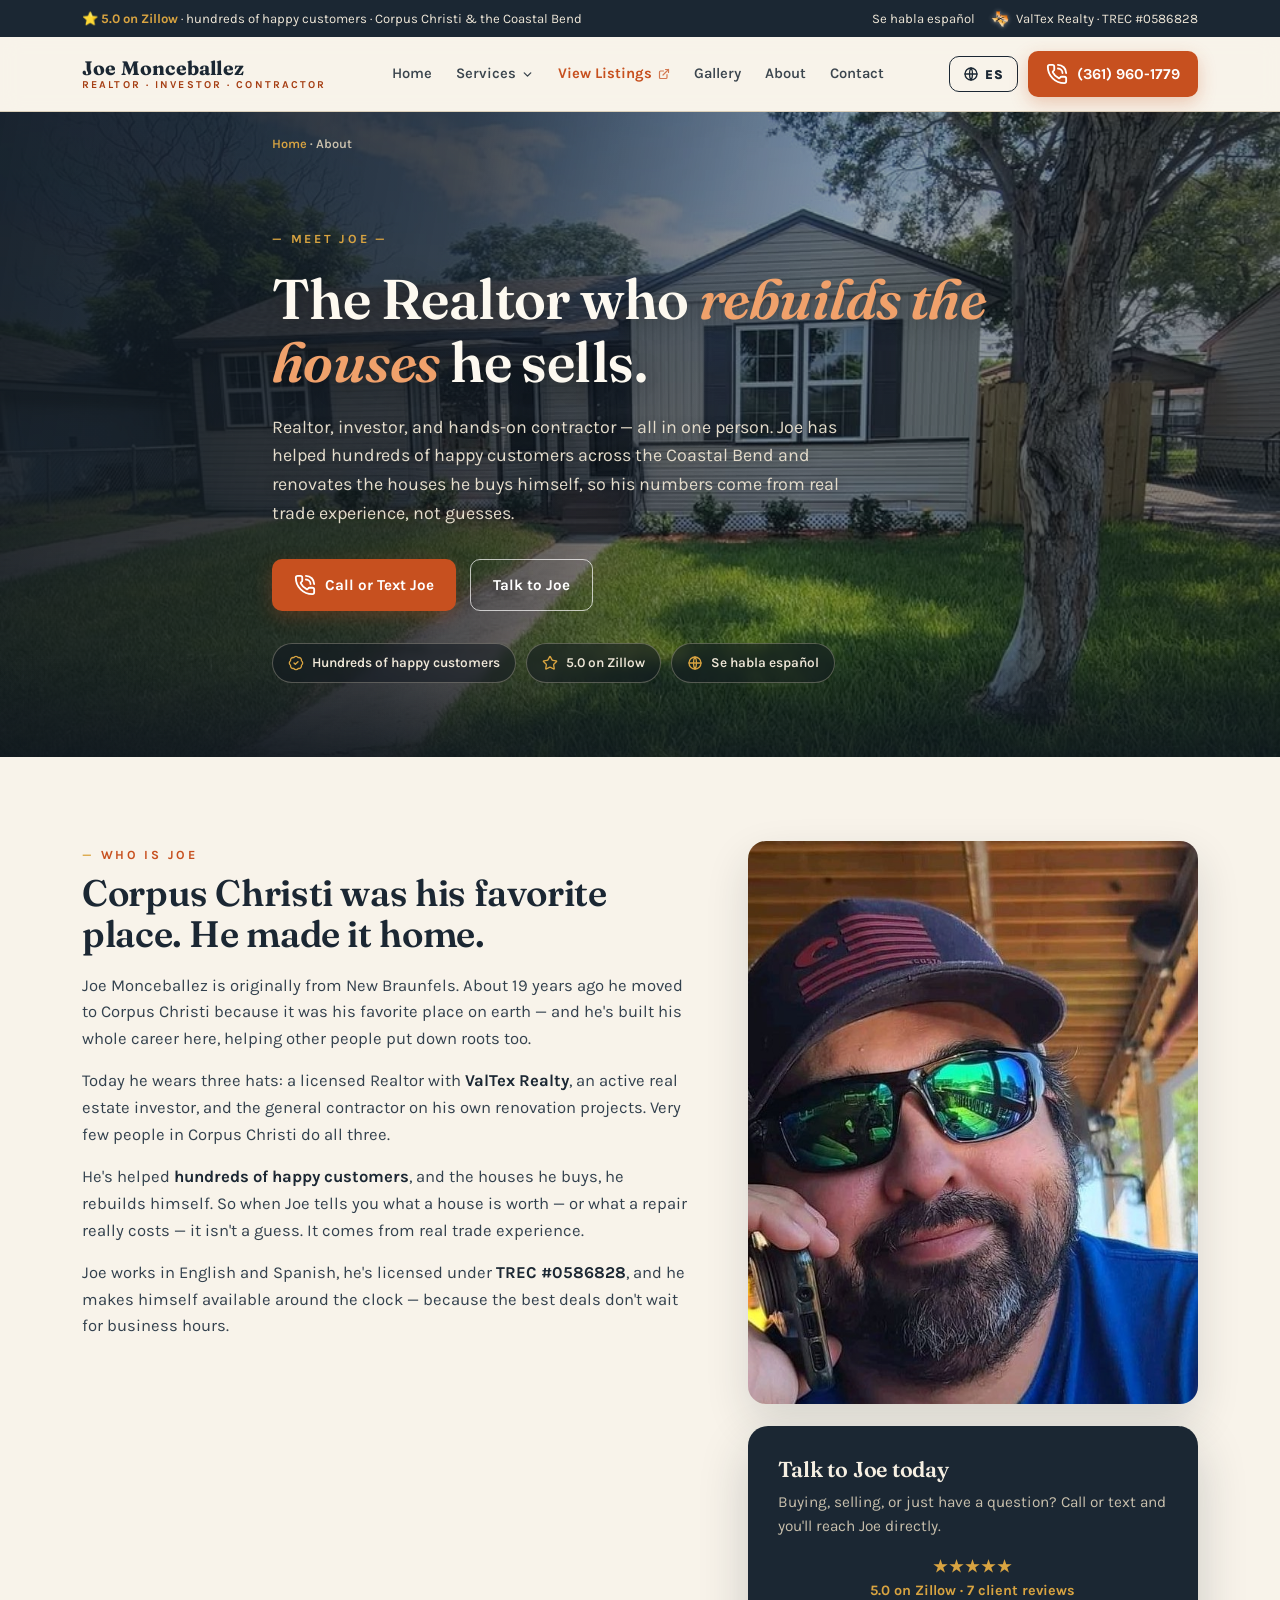
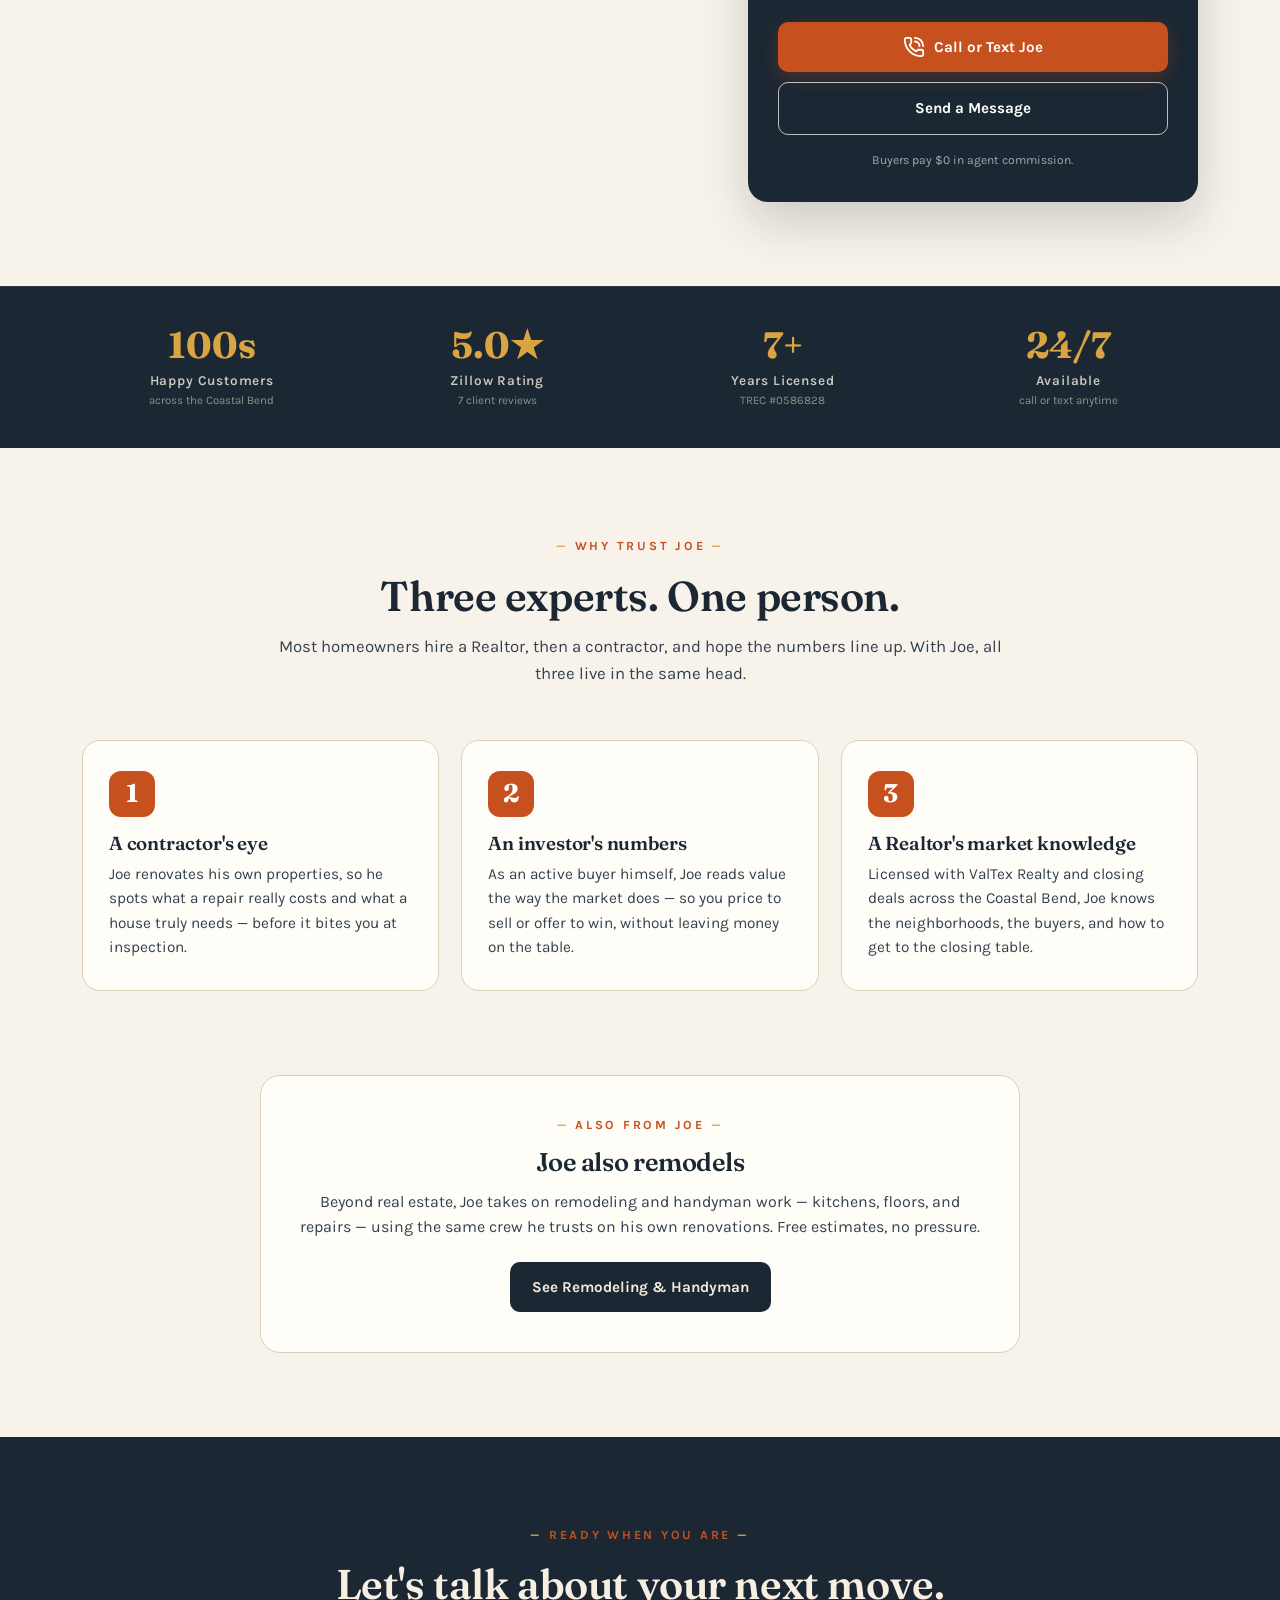
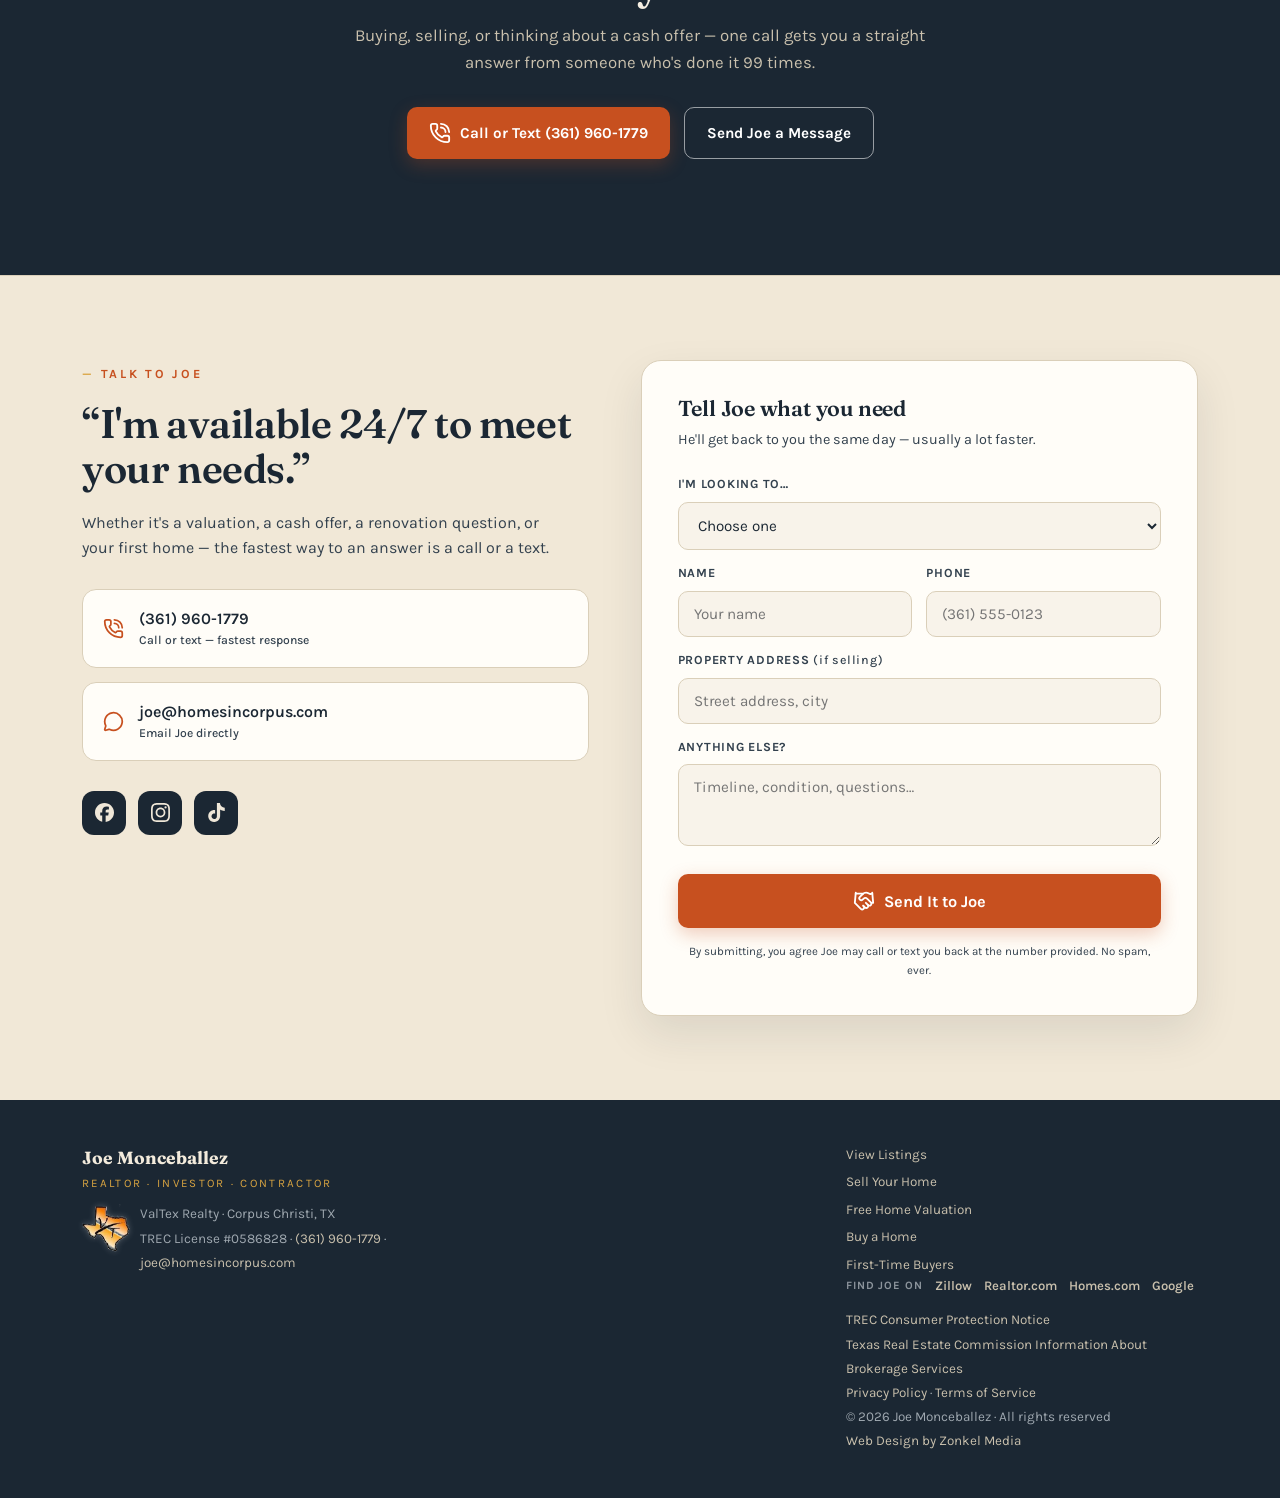
<file: about.html>
<!DOCTYPE html>
<html lang="en">
<head>
<meta charset="UTF-8">
<meta name="viewport" content="width=device-width, initial-scale=1.0">
<!-- Google tag (gtag.js) -->
<script async src="https://www.googletagmanager.com/gtag/js?id=G-ZCC9LEDBKK"></script>
<script>
  window.dataLayer = window.dataLayer || [];
  function gtag(){dataLayer.push(arguments);}
  gtag('js', new Date());
  gtag('config', 'G-ZCC9LEDBKK');
  /* safe wrapper - never let a blocked tag break the page */
  window.zTrack = function(n, p){ try { gtag('event', n, p || {}); } catch(e){} };
  /* click-to-call is the primary CTA on this site, so measure it */
  document.addEventListener('click', function(e){
    var a = e.target && e.target.closest && e.target.closest('a[href^="tel:"]');
    if (a) window.zTrack('call_click', { link_url: a.getAttribute('href') });
  }, true);
</script>

<title>About Joe Monceballez &mdash; Corpus Christi Realtor &amp; Investor</title>
<meta name="description" content="Meet Joe Monceballez: Corpus Christi Realtor, investor & contractor. Hundreds of happy customers, 5.0 rated, bilingual, renovates his own homes. (361) 960-1779.">
<link rel="canonical" href="https://homesincorpus.com/about.html">
<meta property="og:type" content="website">
<meta property="og:site_name" content="Joe Monceballez — Homes In Corpus">
<meta property="og:title" content="About Joe Monceballez — Corpus Christi Realtor &amp; Investor">
<meta property="og:description" content="Meet Joe Monceballez: Corpus Christi Realtor, investor & contractor. Hundreds of happy customers, 5.0 rated, bilingual, renovates his own homes. (361) 960-1779.">
<meta property="og:url" content="https://homesincorpus.com/about.html">
<meta property="og:image" content="https://homesincorpus.com/assets/og-image.jpg">
<meta property="og:image:width" content="1200">
<meta property="og:image:height" content="630">
<meta property="og:locale" content="en_US">
<meta name="twitter:card" content="summary_large_image">
<link rel="preconnect" href="https://fonts.googleapis.com">
<link rel="preconnect" href="https://fonts.gstatic.com" crossorigin>
<link href="https://fonts.googleapis.com/css2?family=Fraunces:opsz,wght@9..144,400;9..144,500;9..144,600;9..144,700&family=Karla:wght@400;500;600;700&display=swap" rel="stylesheet">
<link rel="icon" href="favicon.ico" sizes="any">
<link rel="icon" type="image/png" sizes="32x32" href="assets/favicon-32x32.png">
<link rel="icon" type="image/png" sizes="16x16" href="assets/favicon-16x16.png">
<link rel="apple-touch-icon" href="assets/apple-touch-icon.png">
<link rel="manifest" href="site.webmanifest">
<meta name="theme-color" content="#1B2733">
<link rel="stylesheet" href="assets/site.css?v=20260912">
<script type="application/ld+json">
{
  "@context": "https://schema.org",
  "@type": "BreadcrumbList",
  "itemListElement": [
    {
      "@type": "ListItem",
      "position": 1,
      "name": "Home",
      "item": "https://homesincorpus.com/"
    },
    {
      "@type": "ListItem",
      "position": 2,
      "name": "About",
      "item": "https://homesincorpus.com/about.html"
    }
  ]
}
</script>
<script type="application/ld+json">
{
  "@context": "https://schema.org",
  "@type": "RealEstateAgent",
  "@id": "https://homesincorpus.com/#agent",
  "name": "Joe Monceballez",
  "description": "Corpus Christi Realtor, investor, and contractor with ValTex Realty. Hundreds of happy customers. Listings, buyer representation, direct cash offers, and renovations across the Coastal Bend.",
  "url": "https://homesincorpus.com/",
  "image": "https://homesincorpus.com/assets/joe-headshot-crop.jpg",
  "telephone": "+1-361-960-1779",
  "email": "joe@homesincorpus.com",
  "address": {
    "@type": "PostalAddress",
    "addressLocality": "Corpus Christi",
    "addressRegion": "TX",
    "addressCountry": "US"
  },
  "areaServed": [
    "Corpus Christi, TX",
    "Portland, TX",
    "Calallen, TX",
    "Flour Bluff, TX",
    "Rockport, TX",
    "Ingleside, TX",
    "Robstown, TX",
    "Aransas Pass, TX",
    "North Padre Island, TX"
  ],
  "knowsLanguage": [
    "English",
    "Spanish"
  ],
  "identifier": {
    "@type": "PropertyValue",
    "propertyID": "TREC License",
    "value": "0586828"
  },
  "worksFor": {
    "@type": "Organization",
    "name": "ValTex Realty"
  },
  "sameAs": [
    "https://www.facebook.com/JOECORPUSCHRISTIREALTOR/",
    "https://www.instagram.com/joemonceballez/",
    "https://www.tiktok.com/@joemonceballez",
    "https://www.zillow.com/profile/monceballezjoe",
    "https://www.realtor.com/realestateagents/5cdb2adae9a9330012a9c0d1",
    "https://www.homes.com/real-estate-agents/joe-monceballez/pslh1zs/"
  ]
}
</script>
</head>
<body>

<div class="topbar">
  <div class="wrap">
    <span data-i18n="tb1">⭐ <b>5.0 on Zillow</b> · hundreds of happy customers<span class="tb-tail"> · Corpus Christi &amp; the Coastal Bend</span></span>
    <div class="tb-right"><span data-i18n="tb2">Se habla español</span><span style="display:inline-flex;align-items:center;gap:7px"><img src="assets/valtex-logo.png" alt="ValTex Realty" style="height:18px;width:auto;filter:drop-shadow(0 0 2px rgba(255,255,255,.35))">ValTex Realty · TREC #0586828</span></div>
  </div>
</div>

<nav>
  <div class="nav-in">
    <a href="index.html" class="brand"><span class="b1">Joe Monceballez</span><span class="b2" data-i18n="brand2">Realtor · Investor · Contractor</span></a>
    <div class="nav-links">
      <a href="index.html" data-i18n="navHome">Home</a>
      <div class="has-sub">
        <a href="services.html" data-i18n="nav0">Services <svg class="icon caret" viewBox="0 0 24 24"><path d="m6 9 6 6 6-6"/></svg></a>
        <div class="submenu">
          <div class="sm-col">
            <div class="sm-h" data-i18n="smH1">Sell Your House</div>
            <a href="sell-your-home.html"><span data-i18n="sm1">Sell Your Home</span><small data-i18n="sm1s">Full-service listing, top dollar</small></a>
            <a href="home-valuation.html"><span data-i18n="sm2">Free Home Valuation</span><small data-i18n="sm2s">What's it worth today?</small></a>
            <a href="index.html#cash"><span data-i18n="sm3">Get a Cash Offer</span><small data-i18n="sm3s">As-is, close on your timeline</small></a>
            <a href="index.html#situations"><span data-i18n="sm4">Stop Foreclosure</span><small data-i18n="sm4s">Fast options, straight answers</small></a>
            <a href="index.html#situations"><span data-i18n="sm5">Sell an Inherited House</span><small data-i18n="sm5s">No cleanout, no repairs</small></a>
          </div>
          <div class="sm-col">
            <div class="sm-h" data-i18n="smH2">Buy</div>
            <a href="buy-a-home.html"><span data-i18n="sm6">Buy a Home</span><small data-i18n="sm6s">Joe's commission costs you $0</small></a>
            <a href="first-time-buyers.html"><span data-i18n="sm7">First-Time Buyers</span><small data-i18n="sm7s">Best lenders, zero pressure</small></a>
          </div>
          <div class="sm-col">
            <div class="sm-h" data-i18n="smH3">Invest &amp; Renovate</div>
            <a href="index.html#situations"><span data-i18n="sm8">Investment &amp; Wholesale</span><small data-i18n="sm8s">Deals for Joe's investor network</small></a>
            <a href="services.html#remodeling"><span data-i18n="sm9">Remodeling &amp; Handyman</span><small data-i18n="sm9s">Kitchens, floors, repairs — free estimates</small></a>
          </div>
          <div class="sm-foot">
            <div class="sm-cities">
              <span class="sm-city">Portland</span><span class="sm-city">Calallen</span><span class="sm-city">Flour Bluff</span><span class="sm-city">Robstown</span><span class="sm-city">Rockport</span><span class="sm-city">Ingleside</span>
            </div>
            <span class="sm-badge" data-i18n="smBadge">TALK TO JOE TODAY</span>
          </div>
        </div>
      </div>
      <a class="nav-listings" href="https://joemonceballez.cbmls.mlsmatrix.com/Matrix/Public/?L=1&amp;ap=PP-8" target="_blank" rel="noopener"><span data-i18n="navListings">View Listings</span><svg class="icon ext" viewBox="0 0 24 24"><path d="M15 3h6v6"/><path d="M10 14 21 3"/><path d="M18 13v6a2 2 0 0 1-2 2H5a2 2 0 0 1-2-2V8a2 2 0 0 1 2-2h6"/></svg></a>
      <a href="gallery.html" data-i18n="navGallery">Gallery</a>
      <a href="about.html" data-i18n="navAbout">About</a>
      <a href="contact.html" data-i18n="navContact">Contact</a>
    </div>
    <div class="nav-right">
      <button class="lang-btn" id="langBtn" onclick="toggleLang()">
        <svg class="icon" style="width:16px;height:16px" viewBox="0 0 24 24"><circle cx="12" cy="12" r="9"/><path d="M3 12h18M12 3c3 3.5 3 14.5 0 18M12 3c-3 3.5-3 14.5 0 18"/></svg>
        <span id="langLabel">ES</span><span class="vh"> — switch language / cambiar idioma</span>
      </button>
      <a class="btn btn-orange nav-cta" href="tel:3619601779">
        <svg class="icon" viewBox="0 0 24 24"><path d="M13 2a9 9 0 0 1 9 9"/><path d="M13 6a5 5 0 0 1 5 5"/><path d="M13.832 16.568a1 1 0 0 0 1.213-.303l.355-.465A2 2 0 0 1 17 15h3a2 2 0 0 1 2 2v3a2 2 0 0 1-2 2A18 18 0 0 1 2 4a2 2 0 0 1 2-2h3a2 2 0 0 1 2 2v3a2 2 0 0 1-.8 1.6l-.468.351a1 1 0 0 0-.292 1.233 14 14 0 0 0 6.392 6.384"/></svg>
        (361) 960-1779
      </a>
    </div>
  </div>
</nav>

<main>

<!-- ================= HERO ================= -->
<header class="hero subhero">
  <div class="hero-bg" style="background-image:linear-gradient(rgba(0,0,0,0),rgba(0,0,0,0)),url('assets/hero-house.jpg')" role="img" aria-label="Corpus Christi home"></div>
  <div class="wrap">
    <div class="crumbs"><a href="index.html" data-i18n="crumbHome">Home</a> · <span data-i18n="crumbHere">About</span></div>
    <div class="hero-grid">
      <div>
        <span class="eyebrow"><span class="dash">—</span> <span data-i18n="heroEyebrow">Meet Joe</span> <span class="dash">—</span></span>
        <h1 data-i18n="heroH1">The Realtor who <em>rebuilds the houses</em> he sells.</h1>
        <p class="lead" data-i18n="heroLead">Realtor, investor, and hands-on contractor — all in one person. Joe has helped hundreds of happy customers across the Coastal Bend and renovates the houses he buys himself, so his numbers come from real trade experience, not guesses.</p>
        <div class="hero-ctas">
          <a class="btn btn-orange" href="tel:3619601779">
            <svg class="icon" viewBox="0 0 24 24"><path d="M13 2a9 9 0 0 1 9 9"/><path d="M13 6a5 5 0 0 1 5 5"/><path d="M13.832 16.568a1 1 0 0 0 1.213-.303l.355-.465A2 2 0 0 1 17 15h3a2 2 0 0 1 2 2v3a2 2 0 0 1-2 2A18 18 0 0 1 2 4a2 2 0 0 1 2-2h3a2 2 0 0 1 2 2v3a2 2 0 0 1-.8 1.6l-.468.351a1 1 0 0 0-.292 1.233 14 14 0 0 0 6.392 6.384"/></svg>
            <span data-i18n="heroCta1">Call or Text Joe</span>
          </a>
          <a class="btn btn-ghost-w" href="#contact"><span data-i18n="heroCta2">Talk to Joe</span></a>
        </div>
        <div class="chips">
          <span class="chip"><svg class="icon" viewBox="0 0 24 24"><path d="M3.85 8.62a4 4 0 0 1 4.78-4.77 4 4 0 0 1 6.74 0 4 4 0 0 1 4.78 4.78 4 4 0 0 1 0 6.74 4 4 0 0 1-4.77 4.78 4 4 0 0 1-6.75 0 4 4 0 0 1-4.78-4.77 4 4 0 0 1 0-6.76Z"/><path d="m9 12 2 2 4-4"/></svg><span data-i18n="heroChip1">Hundreds of happy customers</span></span>
          <span class="chip"><svg class="icon" viewBox="0 0 24 24"><path d="M11.525 2.295a.53.53 0 0 1 .95 0l2.31 4.679a2.123 2.123 0 0 0 1.595 1.16l5.166.756a.53.53 0 0 1 .294.904l-3.736 3.638a2.123 2.123 0 0 0-.611 1.878l.882 5.14a.53.53 0 0 1-.771.56l-4.618-2.428a2.122 2.122 0 0 0-1.973 0L6.396 21.01a.53.53 0 0 1-.77-.56l.881-5.139a2.122 2.122 0 0 0-.611-1.879L2.16 9.795a.53.53 0 0 1 .294-.906l5.165-.755a2.122 2.122 0 0 0 1.597-1.16z"/></svg><span data-i18n="heroChip2">5.0 on Zillow</span></span>
          <span class="chip"><svg class="icon" viewBox="0 0 24 24"><circle cx="12" cy="12" r="9"/><path d="M3 12h18M12 3c3 3.5 3 14.5 0 18M12 3c-3 3.5-3 14.5 0 18"/></svg><span data-i18n="heroChip3">Se habla español</span></span>
        </div>
      </div>
    </div>
  </div>
</header>

<!-- ================= MAIN ================= -->

<!-- 1. Joe's story -->
<section>
  <div class="wrap">
    <div class="prose-grid">
      <div class="prose rv">
        <span class="eyebrow"><span class="dash">—</span> <span data-i18n="storyEyebrow">Who Is Joe</span></span>
        <h2 data-i18n="storyH2">Corpus Christi was his favorite place. He made it home.</h2>
        <p data-i18n="storyP1">Joe Monceballez is originally from New Braunfels. About 19 years ago he moved to Corpus Christi because it was his favorite place on earth — and he's built his whole career here, helping other people put down roots too.</p>
        <p data-i18n="storyP2">Today he wears three hats: a licensed Realtor with <b>ValTex Realty</b>, an active real estate investor, and the general contractor on his own renovation projects. Very few people in Corpus Christi do all three.</p>
        <p data-i18n="storyP3">He's helped <b>hundreds of happy customers</b>, and the houses he buys, he rebuilds himself. So when Joe tells you what a house is worth — or what a repair really costs — it isn't a guess. It comes from real trade experience.</p>
        <p data-i18n="storyP4">Joe works in English and Spanish, he's licensed under <b>TREC #0586828</b>, and he makes himself available around the clock — because the best deals don't wait for business hours.</p>
      </div>
      <aside>
        <img class="rv" src="assets/joe-headshot-crop.jpg" alt="Joe Monceballez, Corpus Christi Realtor and contractor" style="border-radius:18px;box-shadow:0 18px 44px rgba(27,39,51,.14);margin-bottom:22px;width:100%;aspect-ratio:4/5;object-fit:cover;object-position:center top">
        <div class="side-card rv">
          <h3 data-i18n="scH">Talk to Joe today</h3>
          <p data-i18n="scP">Buying, selling, or just have a question? Call or text and you'll reach Joe directly.</p>
          <div class="sc-z"><span class="sc-stars">★★★★★</span><span data-i18n="scZ">5.0 on Zillow · 7 client reviews</span></div>
          <a class="btn btn-orange" href="tel:3619601779"><svg class="icon" viewBox="0 0 24 24"><path d="M13 2a9 9 0 0 1 9 9"/><path d="M13 6a5 5 0 0 1 5 5"/><path d="M13.832 16.568a1 1 0 0 0 1.213-.303l.355-.465A2 2 0 0 1 17 15h3a2 2 0 0 1 2 2v3a2 2 0 0 1-2 2A18 18 0 0 1 2 4a2 2 0 0 1 2-2h3a2 2 0 0 1 2 2v3a2 2 0 0 1-.8 1.6l-.468.351a1 1 0 0 0-.292 1.233 14 14 0 0 0 6.392 6.384"/></svg><span data-i18n="scBtn">Call or Text Joe</span></a>
          <a class="btn btn-ghost-w" href="#contact"><span data-i18n="scBtn2">Send a Message</span></a>
          <p class="sc-fine" data-i18n="scFine">Buyers pay $0 in agent commission.</p>
        </div>
      </aside>
    </div>
  </div>
</section>

<!-- 2. Stats band -->
<div class="stats">
  <div class="wrap stats-grid">
    <div class="stat rv"><div class="n">100s</div><div class="l" data-i18n="statL1">Happy Customers</div><div class="sub" data-i18n="statS1">across the Coastal Bend</div></div>
    <div class="stat rv"><div class="n">5.0★</div><div class="l" data-i18n="statL2">Zillow Rating</div><div class="sub" data-i18n="statS2">7 client reviews</div></div>
    <div class="stat rv"><div class="n">7+</div><div class="l" data-i18n="statL3">Years Licensed</div><div class="sub">TREC #0586828</div></div>
    <div class="stat rv"><div class="n">24/7</div><div class="l" data-i18n="statL4">Available</div><div class="sub" data-i18n="statS4">call or text anytime</div></div>
  </div>
</div>

<!-- 3. Why homeowners trust Joe -->
<section>
  <div class="wrap">
    <div class="center-head rv">
      <span class="eyebrow"><span class="dash">—</span> <span data-i18n="trustEyebrow">Why Trust Joe</span> <span class="dash">—</span></span>
      <h2 data-i18n="trustH2">Three experts. One person.</h2>
      <p data-i18n="trustP">Most homeowners hire a Realtor, then a contractor, and hope the numbers line up. With Joe, all three live in the same head.</p>
    </div>
    <div class="steps">
      <div class="step rv">
        <div class="sn">1</div>
        <h3 data-i18n="t1H">A contractor's eye</h3>
        <p data-i18n="t1P">Joe renovates his own properties, so he spots what a repair really costs and what a house truly needs — before it bites you at inspection.</p>
      </div>
      <div class="step rv">
        <div class="sn">2</div>
        <h3 data-i18n="t2H">An investor's numbers</h3>
        <p data-i18n="t2P">As an active buyer himself, Joe reads value the way the market does — so you price to sell or offer to win, without leaving money on the table.</p>
      </div>
      <div class="step rv">
        <div class="sn">3</div>
        <h3 data-i18n="t3H">A Realtor's market knowledge</h3>
        <p data-i18n="t3P">Licensed with ValTex Realty and closing deals across the Coastal Bend, Joe knows the neighborhoods, the buyers, and how to get to the closing table.</p>
      </div>
    </div>
  </div>
</section>

<!-- 4. Secondary: Joe also remodels -->
<section style="padding-top:0">
  <div class="wrap">
    <div class="way rv" style="max-width:760px;margin:0 auto;text-align:center">
      <span class="eyebrow" style="display:block;margin-bottom:12px"><span class="dash">—</span> <span data-i18n="remodelEyebrow">Also From Joe</span> <span class="dash">—</span></span>
      <h3 data-i18n="remodelH2" style="font-size:1.6rem;margin-bottom:12px">Joe also remodels</h3>
      <p data-i18n="remodelP" style="max-width:44rem;margin:0 auto 22px">Beyond real estate, Joe takes on remodeling and handyman work — kitchens, floors, and repairs — using the same crew he trusts on his own renovations. Free estimates, no pressure.</p>
      <a class="btn btn-ink" href="services.html#remodeling"><span data-i18n="remodelBtn">See Remodeling &amp; Handyman</span></a>
    </div>
  </div>
</section>

<!-- CTA band -->
<section class="ctaband">
  <div class="wrap rv">
    <span class="eyebrow"><span class="dash">—</span> <span data-i18n="bandEyebrow">Ready When You Are</span> <span class="dash">—</span></span>
    <h2 data-i18n="bandH2">Let's talk about your next move.</h2>
    <p data-i18n="bandP">Buying, selling, or thinking about a cash offer — one call gets you a straight answer from someone who's done it 99 times.</p>
    <div class="hero-ctas">
      <a class="btn btn-orange" href="tel:3619601779"><svg class="icon" viewBox="0 0 24 24"><path d="M13 2a9 9 0 0 1 9 9"/><path d="M13 6a5 5 0 0 1 5 5"/><path d="M13.832 16.568a1 1 0 0 0 1.213-.303l.355-.465A2 2 0 0 1 17 15h3a2 2 0 0 1 2 2v3a2 2 0 0 1-2 2A18 18 0 0 1 2 4a2 2 0 0 1 2-2h3a2 2 0 0 1 2 2v3a2 2 0 0 1-.8 1.6l-.468.351a1 1 0 0 0-.292 1.233 14 14 0 0 0 6.392 6.384"/></svg><span data-i18n="bandBtn">Call or Text (361) 960-1779</span></a>
      <a class="btn btn-ghost-w" href="#contact"><span data-i18n="bandBtn2">Send Joe a Message</span></a>
    </div>
  </div>
</section>

<!-- ================= CONTACT ================= -->
<section class="contact" id="contact">
  <div class="wrap c-grid">
    <div class="c-left rv">
      <span class="eyebrow"><span class="dash">—</span> <span data-i18n="ctEyebrow">Talk To Joe</span></span>
      <h2 data-i18n="ctH2">“I'm available 24/7 to meet your needs.”</h2>
      <p data-i18n="ctP">Whether it's a valuation, a cash offer, a renovation question, or your first home — the fastest way to an answer is a call or a text.</p>
      <div class="c-rows">
        <a class="c-row" href="tel:3619601779"><svg class="icon" viewBox="0 0 24 24"><path d="M13 2a9 9 0 0 1 9 9"/><path d="M13 6a5 5 0 0 1 5 5"/><path d="M13.832 16.568a1 1 0 0 0 1.213-.303l.355-.465A2 2 0 0 1 17 15h3a2 2 0 0 1 2 2v3a2 2 0 0 1-2 2A18 18 0 0 1 2 4a2 2 0 0 1 2-2h3a2 2 0 0 1 2 2v3a2 2 0 0 1-.8 1.6l-.468.351a1 1 0 0 0-.292 1.233 14 14 0 0 0 6.392 6.384"/></svg><span>(361) 960-1779<small data-i18n="ctRow1">Call or text — fastest response</small></span></a>
        <a class="c-row" href="mailto:joe@homesincorpus.com"><svg class="icon" viewBox="0 0 24 24"><path d="M2.992 16.342a2 2 0 0 1 .094 1.167l-1.065 3.29a1 1 0 0 0 1.236 1.168l3.413-.998a2 2 0 0 1 1.099.092 10 10 0 1 0-4.777-4.719"/></svg><span>joe@homesincorpus.com<small data-i18n="ctRow2">Email Joe directly</small></span></a>
      </div>
      <div class="socials">
        <a class="soc" href="https://www.facebook.com/JOECORPUSCHRISTIREALTOR/" target="_blank" rel="noopener" aria-label="Facebook"><svg viewBox="0 0 24 24"><path d="M9.101 23.691v-7.98H6.627v-3.667h2.474v-1.58c0-4.085 1.848-5.978 5.858-5.978.401 0 .955.042 1.468.103a8.68 8.68 0 0 1 1.141.195v3.325a8.623 8.623 0 0 0-.653-.036 26.805 26.805 0 0 0-.733-.009c-.707 0-1.259.096-1.675.309a1.686 1.686 0 0 0-.679.622c-.258.42-.374.995-.374 1.752v1.297h3.919l-.386 2.103-.287 1.564h-3.246v8.245C19.396 23.238 24 18.179 24 12.044c0-6.627-5.373-12-12-12s-12 5.373-12 12c0 5.628 3.874 10.35 9.101 11.647Z"/></svg></a>
        <a class="soc" href="https://www.instagram.com/joemonceballez/" target="_blank" rel="noopener" aria-label="Instagram"><svg viewBox="0 0 24 24"><path d="M7.0301.084c-1.2768.0602-2.1487.264-2.911.5634-.7888.3075-1.4575.72-2.1228 1.3877-.6652.6677-1.075 1.3368-1.3802 2.127-.2954.7638-.4956 1.6365-.552 2.914-.0564 1.2775-.0689 1.6882-.0626 4.947.0062 3.2586.0206 3.6671.0825 4.9473.061 1.2765.264 2.1482.5635 2.9107.308.7889.72 1.4573 1.388 2.1228.6679.6655 1.3365 1.0743 2.1285 1.38.7632.295 1.6361.4961 2.9134.552 1.2773.056 1.6884.069 4.9462.0627 3.2578-.0062 3.668-.0207 4.9478-.0814 1.28-.0607 2.147-.2652 2.9098-.5633.7889-.3086 1.4578-.72 2.1228-1.3881.665-.6682 1.0745-1.3378 1.3795-2.1284.2957-.7632.4966-1.636.552-2.9124.056-1.2809.0692-1.6898.063-4.948-.0063-3.2583-.021-3.6668-.0817-4.9465-.0607-1.2797-.264-2.1487-.5633-2.9117-.3084-.7889-.72-1.4568-1.3876-2.1228C21.2982 1.33 20.628.9208 19.8378.6165 19.074.321 18.2017.1197 16.9244.0645 15.6471.0093 15.236-.005 11.977.0014 8.718.0076 8.31.0215 7.0301.0839m.1402 21.6932c-1.17-.0509-1.8053-.2453-2.2287-.408-.5606-.216-.96-.4771-1.3819-.895-.422-.4178-.6811-.8186-.9-1.378-.1644-.4234-.3624-1.058-.4171-2.228-.0595-1.2645-.072-1.6442-.079-4.848-.007-3.2037.0053-3.583.0607-4.848.05-1.169.2456-1.805.408-2.2282.216-.5613.4762-.96.895-1.3816.4188-.4217.8184-.6814 1.3783-.9003.423-.1651 1.0575-.3614 2.227-.4171 1.2655-.06 1.6447-.072 4.848-.079 3.2033-.007 3.5835.005 4.8495.0608 1.169.0508 1.8053.2445 2.228.408.5608.216.96.4754 1.3816.895.4217.4194.6816.8176.9005 1.3787.1653.4217.3617 1.056.4169 2.2263.0602 1.2655.0739 1.645.0796 4.848.0058 3.203-.0055 3.5834-.061 4.848-.051 1.17-.245 1.8055-.408 2.2294-.216.5604-.4763.96-.8954 1.3814-.419.4215-.8181.6811-1.3783.9-.4224.1649-1.0577.3617-2.2262.4174-1.2656.0595-1.6448.072-4.8493.079-3.2045.007-3.5825-.006-4.848-.0608M16.953 5.5864A1.44 1.44 0 1 0 18.39 4.144a1.44 1.44 0 0 0-1.437 1.4424M5.8385 12.012c.0067 3.4032 2.7706 6.1557 6.173 6.1493 3.4026-.0065 6.157-2.7701 6.1506-6.1733-.0065-3.4032-2.771-6.1565-6.174-6.1498-3.403.0067-6.156 2.771-6.1496 6.1738M8 12.0077a4 4 0 1 1 4.008 3.9921A3.9996 3.9996 0 0 1 8 12.0077"/></svg></a>
        <a class="soc" href="https://www.tiktok.com/@joemonceballez" target="_blank" rel="noopener" aria-label="TikTok"><svg viewBox="0 0 24 24"><path d="M12.525.02c1.31-.02 2.61-.01 3.91-.02.08 1.53.63 3.09 1.75 4.17 1.12 1.11 2.7 1.62 4.24 1.79v4.03c-1.44-.05-2.89-.35-4.2-.97-.57-.26-1.1-.59-1.62-.93-.01 2.92.01 5.84-.02 8.75-.08 1.4-.54 2.79-1.35 3.94-1.31 1.92-3.58 3.17-5.91 3.21-1.43.08-2.86-.31-4.08-1.03-2.02-1.19-3.44-3.37-3.65-5.71-.02-.5-.03-1-.01-1.49.18-1.9 1.12-3.72 2.58-4.96 1.66-1.44 3.98-2.13 6.15-1.72.02 1.48-.04 2.96-.04 4.44-.99-.32-2.15-.23-3.02.37-.63.41-1.11 1.04-1.36 1.75-.21.51-.15 1.07-.14 1.61.24 1.64 1.82 3.02 3.5 2.87 1.12-.01 2.19-.66 2.77-1.61.19-.33.4-.67.41-1.06.1-1.79.06-3.57.07-5.36.01-4.03-.01-8.05.02-12.07z"/></svg></a>
      </div>
    </div>
    <form class="lead-form rv" name="lead" method="POST" data-netlify="true" data-netlify-honeypot="_honey">
      <input type="hidden" name="form-name" value="lead">
      <input type="hidden" name="Source page" value="About page">
      <input type="text" name="_honey" class="hp" tabindex="-1" autocomplete="off" aria-hidden="true">
      <h3 data-i18n="fH">Tell Joe what you need</h3>
      <p class="f-sub" data-i18n="fSub">He'll get back to you the same day — usually a lot faster.</p>
      <div class="f-field">
        <label data-i18n="fL1" for="fSelect">I'm looking to…</label>
        <select required name="Looking to" id="fSelect">
          <option value="" data-i18n="fO0">Choose one</option>
          <option data-i18n="fO1">Sell my home (list it)</option>
          <option data-i18n="fO2">Get a cash offer on my house</option>
          <option data-i18n="fO3">Buy a home</option>
          <option data-i18n="fO5">Talk investing / wholesale deals</option>
        </select>
      </div>
      <div class="f-row">
        <div class="f-field"><label data-i18n="fL2" for="fName">Name</label><input type="text" id="fName" name="Name" data-ph="phName" placeholder="Your name" required></div>
        <div class="f-field"><label data-i18n="fL3" for="fPhone">Phone</label><input type="tel" id="fPhone" name="Phone" placeholder="(361) 555-0123" required></div>
      </div>
      <div class="f-field"><label for="fAddr"><span data-i18n="fL4">Property address</span> <span style="text-transform:none;font-weight:500" data-i18n="fL4b">(if selling)</span></label><input type="text" id="fAddr" name="Property address" data-ph="phAddr" placeholder="Street address, city"></div>
      <div class="f-field"><label data-i18n="fL5" for="fMsg">Anything else?</label><textarea rows="3" id="fMsg" name="Message" data-ph="phMsg" placeholder="Timeline, condition, questions…"></textarea></div>
      <button class="btn btn-orange" type="submit">
        <svg class="icon" viewBox="0 0 24 24"><path d="m11 17 2 2a1 1 0 1 0 3-3"/><path d="m14 14 2.5 2.5a1 1 0 1 0 3-3l-3.88-3.88a3 3 0 0 0-4.24 0l-.88.88a1 1 0 1 1-3-3l2.81-2.81a5.79 5.79 0 0 1 7.06-.87l.47.28a2 2 0 0 0 1.42.25L21 4"/><path d="m21 3 1 11h-2"/><path d="M3 3 2 14l6.5 6.5a1 1 0 1 0 3-3"/><path d="M3 4h8"/></svg>
        <span data-i18n="fBtn">Send It to Joe</span>
      </button>
      <p class="f-fine" data-i18n="fFine">By submitting, you agree Joe may call or text you back at the number provided. No spam, ever.</p>
    </form>
  </div>
</section>

</main>

<footer>
  <div class="wrap foot">
    <div class="fcol">
      <div class="fb1">Joe Monceballez</div>
      <div class="fb2" data-i18n="ftRole">Realtor · Investor · Contractor</div>
      <p class="legal" style="display:flex;align-items:flex-start;gap:10px"><img src="assets/valtex-logo.png" alt="ValTex Realty" style="height:48px;width:auto;margin-top:2px;filter:drop-shadow(0 0 3px rgba(255,255,255,.25))"><span>ValTex Realty · Corpus Christi, TX<br>TREC License #0586828 · <a href="tel:3619601779">(361) 960-1779</a> · <a href="mailto:joe@homesincorpus.com">joe@homesincorpus.com</a></span></p>
    </div>
    <div class="fcol">
      <div class="flinks">
        <a href="https://joemonceballez.cbmls.mlsmatrix.com/Matrix/Public/?L=1&amp;ap=PP-8" target="_blank" rel="noopener">View Listings</a>
        <a href="sell-your-home.html">Sell Your Home</a>
        <a href="home-valuation.html">Free Home Valuation</a>
        <a href="buy-a-home.html">Buy a Home</a>
        <a href="first-time-buyers.html">First-Time Buyers</a>
      </div>
      <div class="fprofiles">
        <span data-i18n="fProfiles">Find Joe on</span>
        <a href="https://www.zillow.com/profile/monceballezjoe" target="_blank" rel="noopener">Zillow</a>
        <a href="https://www.realtor.com/realestateagents/5cdb2adae9a9330012a9c0d1" target="_blank" rel="noopener">Realtor.com</a>
        <a href="https://www.homes.com/real-estate-agents/joe-monceballez/pslh1zs/" target="_blank" rel="noopener">Homes.com</a>
        <a href="https://www.google.com/maps/place/Joe+Monceballez+-+Corpus+Christi+Realtor/@27.329776,-97.3581427,9z/data=!3m1!4b1!4m6!3m5!1s0x8668f5826998bba7:0xeb568253df2bb38!8m2!3d27.329776!4d-97.3581427!16s%2Fg%2F11j6yjxjnk" target="_blank" rel="noopener">Google</a>
      </div>
      <p class="legal"><a href="https://www.trec.texas.gov/forms/consumer-protection-notice" target="_blank" rel="noopener">TREC Consumer Protection Notice</a><br><a href="https://www.trec.texas.gov/" target="_blank" rel="noopener">Texas Real Estate Commission Information About Brokerage Services</a><br><a href="privacy-policy.html">Privacy Policy</a> · <a href="terms-of-service.html">Terms of Service</a><br>© 2026 Joe Monceballez · All rights reserved<br><a href="https://zonkelmedia.com" target="_blank" rel="noopener">Web Design by Zonkel Media</a></p>
    </div>
  </div>
</footer>

<div class="callbar">
  <a class="cb-call" href="tel:3619601779"><svg class="icon" viewBox="0 0 24 24"><path d="M13 2a9 9 0 0 1 9 9"/><path d="M13 6a5 5 0 0 1 5 5"/><path d="M13.832 16.568a1 1 0 0 0 1.213-.303l.355-.465A2 2 0 0 1 17 15h3a2 2 0 0 1 2 2v3a2 2 0 0 1-2 2A18 18 0 0 1 2 4a2 2 0 0 1 2-2h3a2 2 0 0 1 2 2v3a2 2 0 0 1-.8 1.6l-.468.351a1 1 0 0 0-.292 1.233 14 14 0 0 0 6.392 6.384"/></svg><span data-i18n="cbCall">Call Joe</span></a>
  <a class="cb-text" href="sms:3619601779"><svg class="icon" viewBox="0 0 24 24"><path d="M2.992 16.342a2 2 0 0 1 .094 1.167l-1.065 3.29a1 1 0 0 0 1.236 1.168l3.413-.998a2 2 0 0 1 1.099.092 10 10 0 1 0-4.777-4.719"/></svg><span data-i18n="cbText">Text Joe</span></a>
</div>

<!-- Page-specific Spanish strings (chrome ES is built into site.js). -->
<script>
  window.PAGE_ES = {
    crumbHome: "Inicio",
    crumbHere: "Sobre Joe",
    heroEyebrow: "Conoce a Joe",
    heroH1: "El agente que <em>reconstruye las casas</em> que vende.",
    heroLead: "Agente, inversionista y contratista práctico — todo en una sola persona. Joe ha ayudado a cientos de clientes satisfechos en el Coastal Bend y él mismo renueva las casas que compra, así que sus números vienen de la experiencia real del oficio, no de adivinanzas.",
    heroCta1: "Llama o Escribe a Joe",
    heroCta2: "Habla con Joe",
    heroChip1: "Cientos de clientes satisfechos",
    heroChip2: "5.0 en Zillow",
    heroChip3: "Se habla español",
    storyEyebrow: "Quién es Joe",
    storyH2: "Corpus Christi era su lugar favorito. Lo hizo su hogar.",
    storyP1: "Joe Monceballez es originario de New Braunfels. Hace unos 19 años se mudó a Corpus Christi porque era su lugar favorito del mundo — y aquí construyó toda su carrera, ayudando a otras personas a echar raíces también.",
    storyP2: "Hoy usa tres sombreros: agente con licencia de <b>ValTex Realty</b>, inversionista activo de bienes raíces, y el contratista general en sus propios proyectos de renovación. Muy pocas personas en Corpus Christi hacen las tres cosas.",
    storyP3: "Ha ayudado a <b>cientos de clientes satisfechos</b>, y las casas que compra, él mismo las reconstruye. Así que cuando Joe te dice cuánto vale una casa — o cuánto cuesta de verdad una reparación — no es una adivinanza. Viene de la experiencia real del oficio.",
    storyP4: "Joe trabaja en inglés y español, tiene la licencia <b>TREC #0586828</b>, y se hace disponible a toda hora — porque los mejores negocios no esperan al horario de oficina.",
    scH: "Habla con Joe hoy",
    scP: "¿Comprando, vendiendo, o solo tienes una pregunta? Llama o manda un texto y hablarás con Joe directamente.",
    scZ: "5.0 en Zillow · 7 reseñas de clientes",
    scBtn: "Llama o Escribe a Joe",
    scBtn2: "Envía un Mensaje",
    scFine: "Los compradores pagan $0 de comisión.",
    statL1: "Clientes Satisfechos",
    statS1: "en el Coastal Bend",
    statL2: "Calificación Zillow",
    statS2: "7 reseñas de clientes",
    statL3: "Años con Licencia",
    statL4: "Disponible",
    statS4: "llama o escribe cuando sea",
    trustEyebrow: "Por Qué Confiar en Joe",
    trustH2: "Tres expertos. Una persona.",
    trustP: "La mayoría de la gente contrata a un agente, luego a un contratista, y espera que los números cuadren. Con Joe, los tres viven en la misma cabeza.",
    t1H: "El ojo de un contratista",
    t1P: "Joe renueva sus propias propiedades, así que sabe cuánto cuesta de verdad una reparación y qué necesita realmente una casa — antes de que te sorprenda en la inspección.",
    t2H: "Los números de un inversionista",
    t2P: "Como comprador activo, Joe entiende el valor como lo entiende el mercado — así fijas el precio para vender u ofreces para ganar, sin dejar dinero sobre la mesa.",
    t3H: "El conocimiento del mercado de un agente",
    t3P: "Con licencia de ValTex Realty y cerrando negocios por todo el Coastal Bend, Joe conoce los vecindarios, los compradores, y cómo llegar al cierre.",
    remodelEyebrow: "También de Joe",
    remodelH2: "Joe también remodela",
    remodelP: "Además de los bienes raíces, Joe hace trabajos de remodelación y reparaciones — cocinas, pisos y arreglos — con el mismo equipo en el que confía para sus propias renovaciones. Estimados gratis, sin presión.",
    remodelBtn: "Ver Remodelación y Reparaciones",
    bandEyebrow: "Listo Cuando Tú Lo Estés",
    bandH2: "Hablemos de tu próximo paso.",
    bandP: "Comprando, vendiendo, o pensando en una oferta en efectivo — una llamada te da una respuesta clara de alguien que lo ha hecho 99 veces.",
    bandBtn: "Llama o Escribe (361) 960-1779",
    bandBtn2: "Envía un Mensaje a Joe"
  };
  window.PAGE_ES_PH = {};
</script>
<script src="assets/site.js?v=20260912"></script>
</body>
</html>
</file>
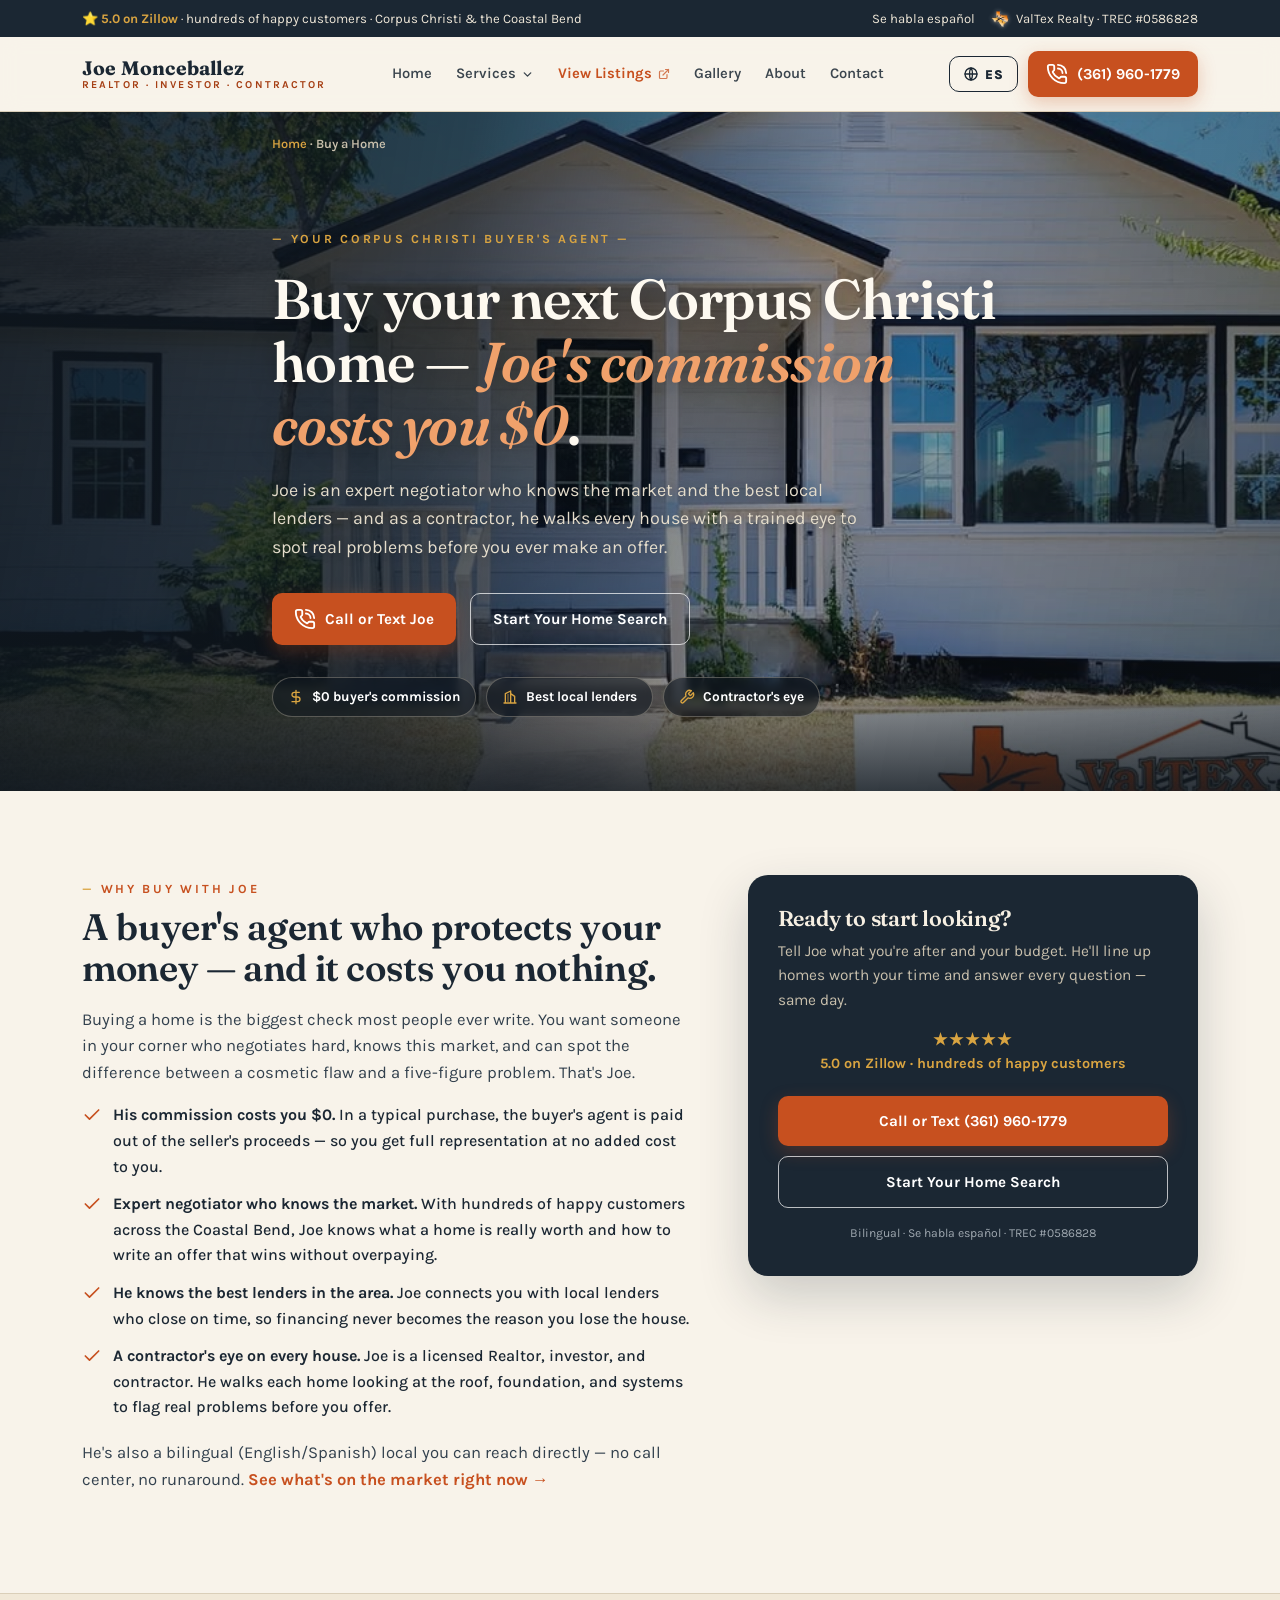
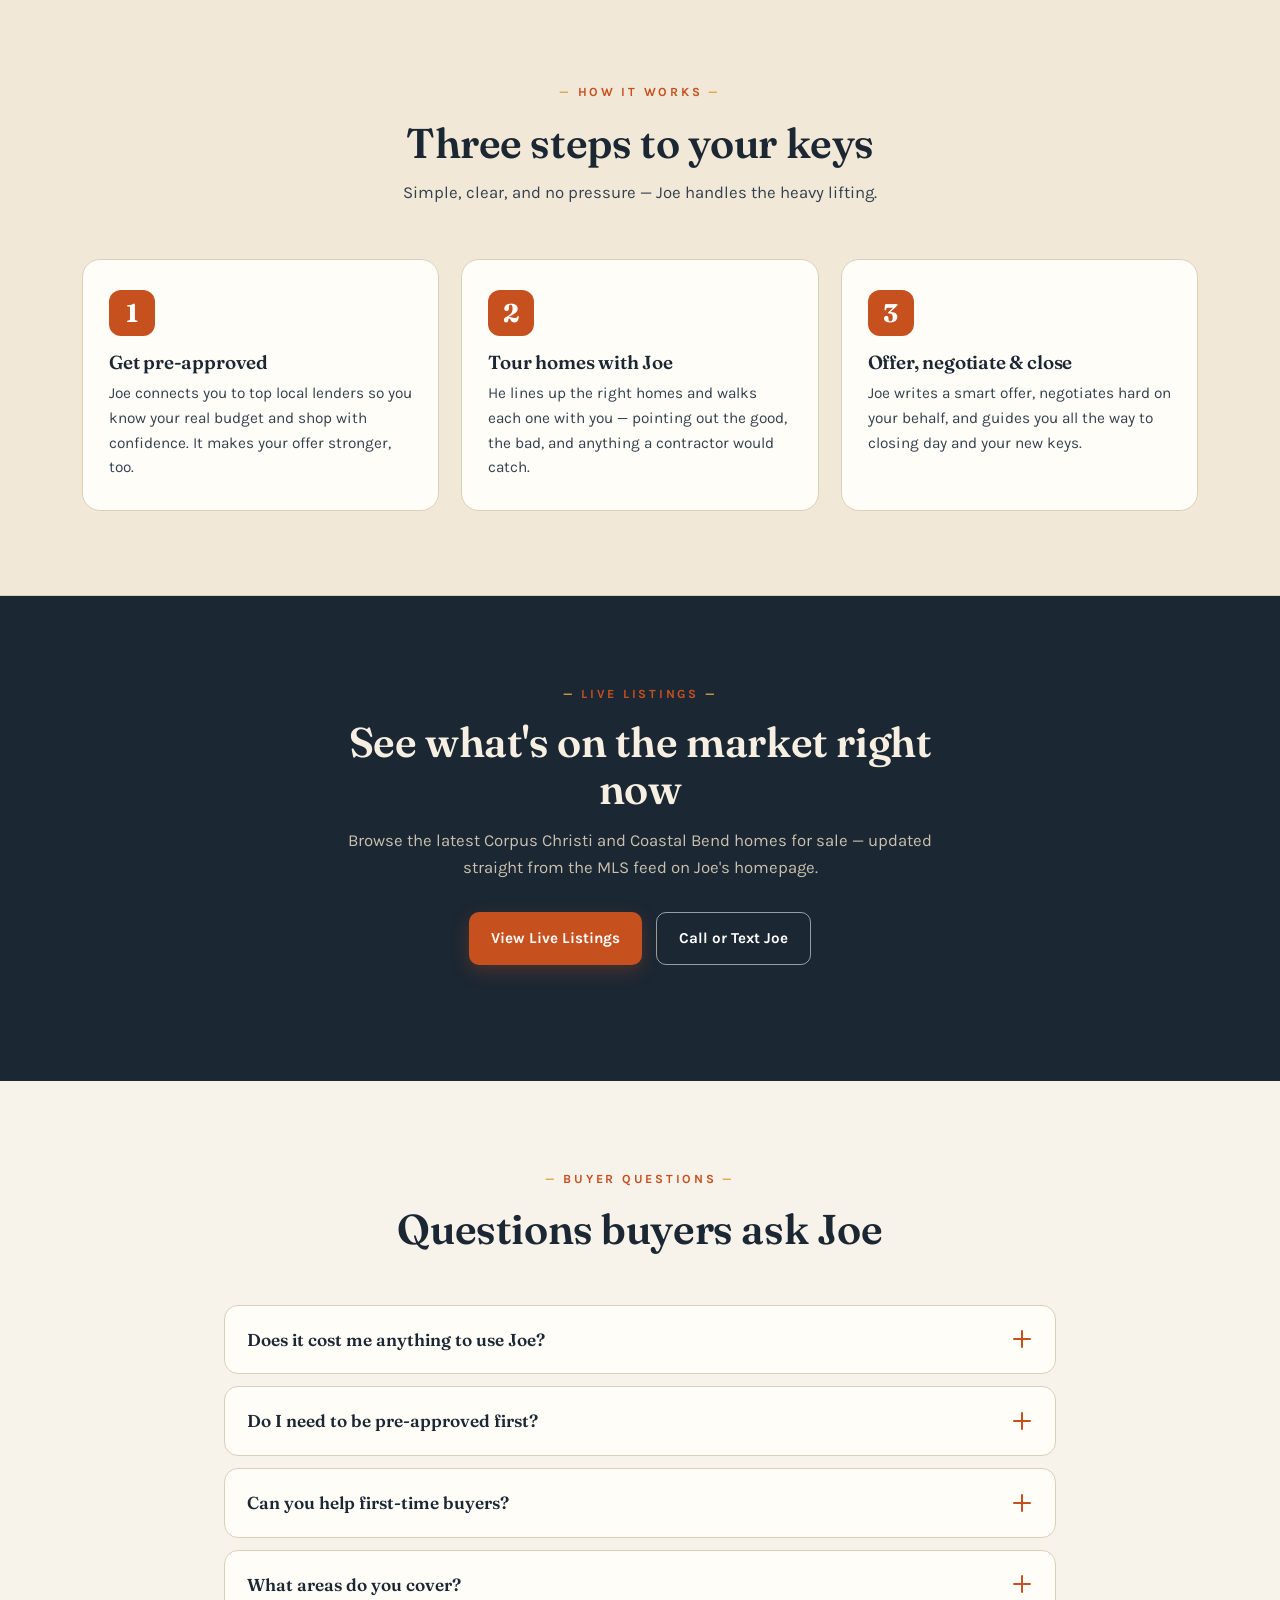
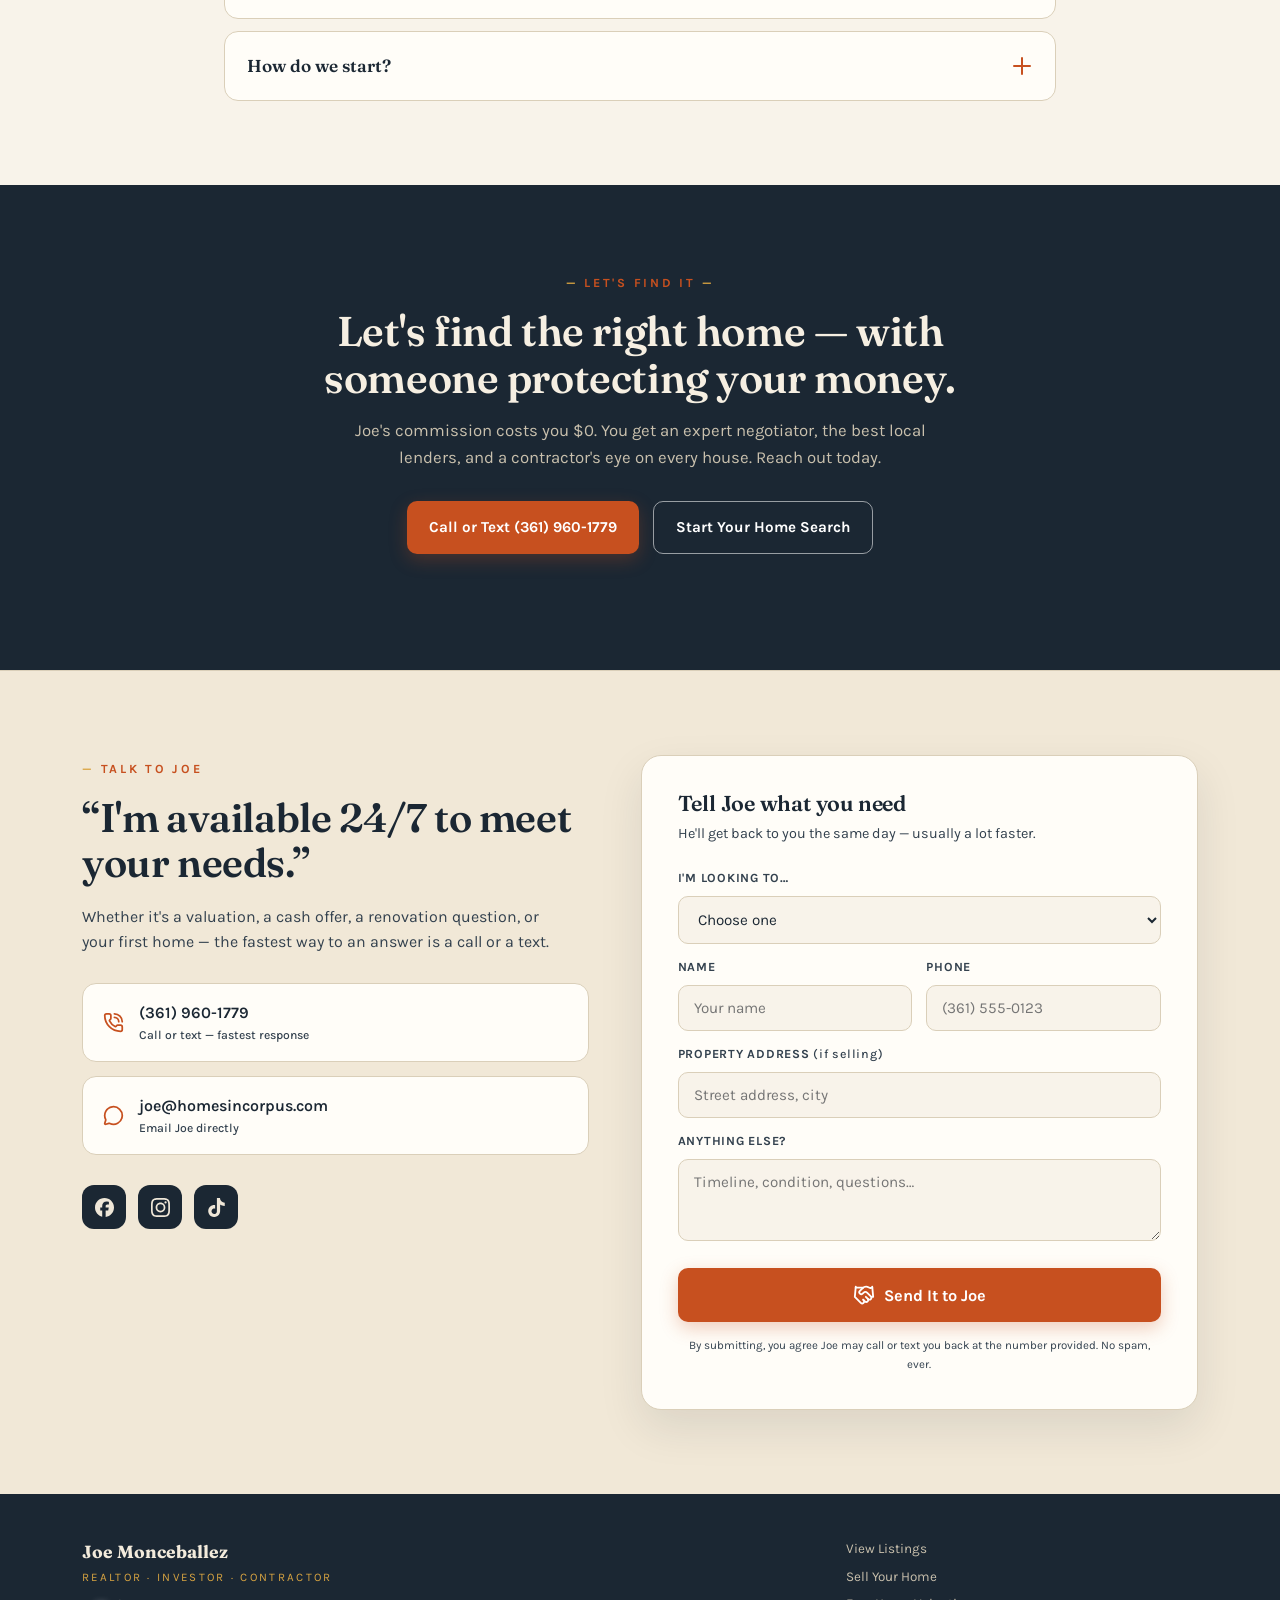
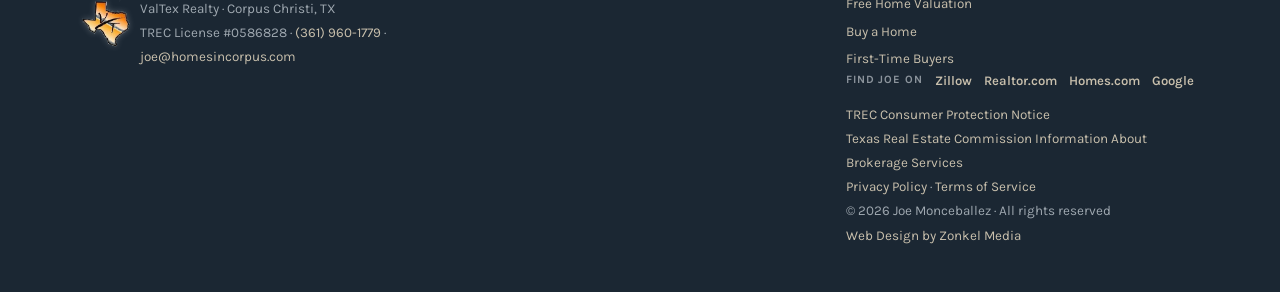
<file: buy-a-home.html>
<!-- ============================================================
     CANONICAL PAGE SHELL for Joe Monceballez service pages.
     Copy EXACTLY. Only edit the four {{...}} placeholder zones.
     Do NOT change the nav, topbar, footer, callbar, or contact markup.
     ============================================================ -->
<!DOCTYPE html>
<html lang="en">
<head>
<meta charset="UTF-8">
<meta name="viewport" content="width=device-width, initial-scale=1.0">
<!-- Google tag (gtag.js) -->
<script async src="https://www.googletagmanager.com/gtag/js?id=G-ZCC9LEDBKK"></script>
<script>
  window.dataLayer = window.dataLayer || [];
  function gtag(){dataLayer.push(arguments);}
  gtag('js', new Date());
  gtag('config', 'G-ZCC9LEDBKK');
  /* safe wrapper - never let a blocked tag break the page */
  window.zTrack = function(n, p){ try { gtag('event', n, p || {}); } catch(e){} };
  /* click-to-call is the primary CTA on this site, so measure it */
  document.addEventListener('click', function(e){
    var a = e.target && e.target.closest && e.target.closest('a[href^="tel:"]');
    if (a) window.zTrack('call_click', { link_url: a.getAttribute('href') });
  }, true);
</script>

<title>Buy a Home in Corpus Christi | Joe Monceballez, ValTex Realty</title>
<meta name="description" content="Buy your Corpus Christi home with Joe Monceballez — his commission costs you $0, plus the best local lenders and a contractor's eye on every house.">
<link rel="canonical" href="https://homesincorpus.com/buy-a-home.html">
<meta property="og:type" content="website">
<meta property="og:site_name" content="Joe Monceballez — Homes In Corpus">
<meta property="og:title" content="Buy a Home in Corpus Christi | Joe Monceballez, ValTex Realty">
<meta property="og:description" content="Buy your Corpus Christi home with Joe Monceballez — his commission costs you $0, plus the best local lenders and a contractor's eye on every house.">
<meta property="og:url" content="https://homesincorpus.com/buy-a-home.html">
<meta property="og:image" content="https://homesincorpus.com/assets/og-image.jpg">
<meta property="og:image:width" content="1200">
<meta property="og:image:height" content="630">
<meta property="og:locale" content="en_US">
<meta name="twitter:card" content="summary_large_image">
<link rel="preconnect" href="https://fonts.googleapis.com">
<link rel="preconnect" href="https://fonts.gstatic.com" crossorigin>
<link href="https://fonts.googleapis.com/css2?family=Fraunces:opsz,wght@9..144,400;9..144,500;9..144,600;9..144,700&family=Karla:wght@400;500;600;700&display=swap" rel="stylesheet">
<link rel="icon" href="favicon.ico" sizes="any">
<link rel="icon" type="image/png" sizes="32x32" href="assets/favicon-32x32.png">
<link rel="icon" type="image/png" sizes="16x16" href="assets/favicon-16x16.png">
<link rel="apple-touch-icon" href="assets/apple-touch-icon.png">
<link rel="manifest" href="site.webmanifest">
<meta name="theme-color" content="#1B2733">
<link rel="stylesheet" href="assets/site.css?v=20260912">
<script type="application/ld+json">
{
  "@context": "https://schema.org",
  "@type": "FAQPage",
  "mainEntity": [
    {
      "@type": "Question",
      "name": "Does it cost me anything to use Joe as my buyer's agent?",
      "acceptedAnswer": {
        "@type": "Answer",
        "text": "In a typical home purchase, the buyer's agent commission is paid out of the seller's proceeds — so Joe's representation costs you $0. You get an expert negotiator, a contractor's eye on every house, and connections to the best local lenders at no added cost to you."
      }
    },
    {
      "@type": "Question",
      "name": "Do I need to be pre-approved before we start looking?",
      "acceptedAnswer": {
        "@type": "Answer",
        "text": "It's the smart first step. Pre-approval tells you your real budget and makes your offer far stronger. Joe connects you to the best local lenders in the Coastal Bend so you can get pre-approved fast — often in a day or two."
      }
    },
    {
      "@type": "Question",
      "name": "Can you help first-time buyers?",
      "acceptedAnswer": {
        "@type": "Answer",
        "text": "Absolutely. Joe walks first-time buyers through every step with zero pressure and plain answers. See the First-Time Buyers page for how the whole process works."
      }
    },
    {
      "@type": "Question",
      "name": "What areas do you cover?",
      "acceptedAnswer": {
        "@type": "Answer",
        "text": "Joe helps buyers across Corpus Christi, Portland, Calallen, Flour Bluff, Rockport, Ingleside, Robstown, Aransas Pass, and North Padre Island."
      }
    },
    {
      "@type": "Question",
      "name": "How do we get started?",
      "acceptedAnswer": {
        "@type": "Answer",
        "text": "Call or text Joe at (361) 960-1779, or send the form on this page. He'll answer your questions the same day and map out your next step."
      }
    }
  ]
}
</script>
<script type="application/ld+json">
{
  "@context": "https://schema.org",
  "@type": "BreadcrumbList",
  "itemListElement": [
    {
      "@type": "ListItem",
      "position": 1,
      "name": "Home",
      "item": "https://homesincorpus.com/"
    },
    {
      "@type": "ListItem",
      "position": 2,
      "name": "Buy a Home",
      "item": "https://homesincorpus.com/buy-a-home.html"
    }
  ]
}
</script>
</head>
<body>

<div class="topbar">
  <div class="wrap">
    <span data-i18n="tb1">⭐ <b>5.0 on Zillow</b> · hundreds of happy customers<span class="tb-tail"> · Corpus Christi &amp; the Coastal Bend</span></span>
    <div class="tb-right"><span data-i18n="tb2">Se habla español</span><span style="display:inline-flex;align-items:center;gap:7px"><img src="assets/valtex-logo.png" alt="ValTex Realty" style="height:18px;width:auto;filter:drop-shadow(0 0 2px rgba(255,255,255,.35))">ValTex Realty · TREC #0586828</span></div>
  </div>
</div>

<nav>
  <div class="nav-in">
    <a href="index.html" class="brand"><span class="b1">Joe Monceballez</span><span class="b2" data-i18n="brand2">Realtor · Investor · Contractor</span></a>
    <div class="nav-links">
      <a href="index.html" data-i18n="navHome">Home</a>
      <div class="has-sub">
        <a href="services.html" data-i18n="nav0">Services <svg class="icon caret" viewBox="0 0 24 24"><path d="m6 9 6 6 6-6"/></svg></a>
        <div class="submenu">
          <div class="sm-col">
            <div class="sm-h" data-i18n="smH1">Sell Your House</div>
            <a href="sell-your-home.html"><span data-i18n="sm1">Sell Your Home</span><small data-i18n="sm1s">Full-service listing, top dollar</small></a>
            <a href="home-valuation.html"><span data-i18n="sm2">Free Home Valuation</span><small data-i18n="sm2s">What's it worth today?</small></a>
            <a href="index.html#cash"><span data-i18n="sm3">Get a Cash Offer</span><small data-i18n="sm3s">As-is, close on your timeline</small></a>
            <a href="index.html#situations"><span data-i18n="sm4">Stop Foreclosure</span><small data-i18n="sm4s">Fast options, straight answers</small></a>
            <a href="index.html#situations"><span data-i18n="sm5">Sell an Inherited House</span><small data-i18n="sm5s">No cleanout, no repairs</small></a>
          </div>
          <div class="sm-col">
            <div class="sm-h" data-i18n="smH2">Buy</div>
            <a href="buy-a-home.html"><span data-i18n="sm6">Buy a Home</span><small data-i18n="sm6s">Joe's commission costs you $0</small></a>
            <a href="first-time-buyers.html"><span data-i18n="sm7">First-Time Buyers</span><small data-i18n="sm7s">Best lenders, zero pressure</small></a>
          </div>
          <div class="sm-col">
            <div class="sm-h" data-i18n="smH3">Invest &amp; Renovate</div>
            <a href="index.html#situations"><span data-i18n="sm8">Investment &amp; Wholesale</span><small data-i18n="sm8s">Deals for Joe's investor network</small></a>
            <a href="services.html#remodeling"><span data-i18n="sm9">Remodeling &amp; Handyman</span><small data-i18n="sm9s">Kitchens, floors, repairs — free estimates</small></a>
          </div>
          <div class="sm-foot">
            <div class="sm-cities">
              <span class="sm-city">Portland</span><span class="sm-city">Calallen</span><span class="sm-city">Flour Bluff</span><span class="sm-city">Robstown</span><span class="sm-city">Rockport</span><span class="sm-city">Ingleside</span>
            </div>
            <span class="sm-badge" data-i18n="smBadge">TALK TO JOE TODAY</span>
          </div>
        </div>
      </div>
      <a class="nav-listings" href="https://joemonceballez.cbmls.mlsmatrix.com/Matrix/Public/?L=1&amp;ap=PP-8" target="_blank" rel="noopener"><span data-i18n="navListings">View Listings</span><svg class="icon ext" viewBox="0 0 24 24"><path d="M15 3h6v6"/><path d="M10 14 21 3"/><path d="M18 13v6a2 2 0 0 1-2 2H5a2 2 0 0 1-2-2V8a2 2 0 0 1 2-2h6"/></svg></a>
      <a href="gallery.html" data-i18n="navGallery">Gallery</a>
      <a href="about.html" data-i18n="navAbout">About</a>
      <a href="contact.html" data-i18n="navContact">Contact</a>
    </div>
    <div class="nav-right">
      <button class="lang-btn" id="langBtn" onclick="toggleLang()">
        <svg class="icon" style="width:16px;height:16px" viewBox="0 0 24 24"><circle cx="12" cy="12" r="9"/><path d="M3 12h18M12 3c3 3.5 3 14.5 0 18M12 3c-3 3.5-3 14.5 0 18"/></svg>
        <span id="langLabel">ES</span><span class="vh"> — switch language / cambiar idioma</span>
      </button>
      <a class="btn btn-orange nav-cta" href="tel:3619601779">
        <svg class="icon" viewBox="0 0 24 24"><path d="M13 2a9 9 0 0 1 9 9"/><path d="M13 6a5 5 0 0 1 5 5"/><path d="M13.832 16.568a1 1 0 0 0 1.213-.303l.355-.465A2 2 0 0 1 17 15h3a2 2 0 0 1 2 2v3a2 2 0 0 1-2 2A18 18 0 0 1 2 4a2 2 0 0 1 2-2h3a2 2 0 0 1 2 2v3a2 2 0 0 1-.8 1.6l-.468.351a1 1 0 0 0-.292 1.233 14 14 0 0 0 6.392 6.384"/></svg>
        (361) 960-1779
      </a>
    </div>
  </div>
</nav>

<main>

<!-- ================= HERO ================= -->
<header class="hero subhero">
  <div class="hero-bg" style="background-image:linear-gradient(rgba(0,0,0,0),rgba(0,0,0,0)),url('assets/house-bungalow-sign.jpg')" role="img" aria-label="Home for sale in Corpus Christi represented by Joe Monceballez"></div>
  <div class="wrap">
    <div class="crumbs"><a href="index.html" data-i18n="crumbHome">Home</a> · <span data-i18n="crumbHere">Buy a Home</span></div>
    <div class="hero-grid">
      <div>
        <span class="eyebrow"><span class="dash">—</span> <span data-i18n="heroEyebrow">Your Corpus Christi Buyer's Agent</span> <span class="dash">—</span></span>
        <h1 data-i18n="heroH1">Buy your next Corpus Christi home — <em>Joe's commission costs you $0</em>.</h1>
        <p class="lead" data-i18n="heroLead">Joe is an expert negotiator who knows the market and the best local lenders — and as a contractor, he walks every house with a trained eye to spot real problems before you ever make an offer.</p>
        <div class="hero-ctas">
          <a class="btn btn-orange" href="tel:3619601779">
            <svg class="icon" viewBox="0 0 24 24"><path d="M13 2a9 9 0 0 1 9 9"/><path d="M13 6a5 5 0 0 1 5 5"/><path d="M13.832 16.568a1 1 0 0 0 1.213-.303l.355-.465A2 2 0 0 1 17 15h3a2 2 0 0 1 2 2v3a2 2 0 0 1-2 2A18 18 0 0 1 2 4a2 2 0 0 1 2-2h3a2 2 0 0 1 2 2v3a2 2 0 0 1-.8 1.6l-.468.351a1 1 0 0 0-.292 1.233 14 14 0 0 0 6.392 6.384"/></svg>
            <span data-i18n="heroCta1">Call or Text Joe</span>
          </a>
          <a class="btn btn-ghost-w" href="#contact"><span data-i18n="heroCta2">Start Your Home Search</span></a>
        </div>
        <div class="chips">
          <span class="chip"><svg class="icon" viewBox="0 0 24 24"><path d="M12 2v20M17 5H9.5a3.5 3.5 0 0 0 0 7h5a3.5 3.5 0 0 1 0 7H6"/></svg><b data-i18n="chip1">$0 buyer's commission</b></span>
          <span class="chip"><svg class="icon" viewBox="0 0 24 24"><path d="M3 21h18M5 21V7l8-4v18M19 21V11l-6-4"/><path d="M9 9v.01M9 12v.01M9 15v.01M9 18v.01"/></svg><b data-i18n="chip2">Best local lenders</b></span>
          <span class="chip"><svg class="icon" viewBox="0 0 24 24"><path d="M14.7 6.3a1 1 0 0 0 0 1.4l1.6 1.6a1 1 0 0 0 1.4 0l3.77-3.77a6 6 0 0 1-7.94 7.94l-6.91 6.91a2.12 2.12 0 0 1-3-3l6.91-6.91a6 6 0 0 1 7.94-7.94l-3.76 3.76z"/></svg><b data-i18n="chip3">Contractor's eye</b></span>
        </div>
      </div>
    </div>
  </div>
</header>

<!-- ================= MAIN ================= -->

<!-- 1. WHY BUY WITH JOE -->
<section>
  <div class="wrap">
    <div class="prose-grid">
      <div class="prose rv">
        <span class="eyebrow"><span class="dash">—</span> <span data-i18n="whyEyebrow">Why Buy With Joe</span></span>
        <h2 data-i18n="whyH2">A buyer's agent who protects your money — and it costs you nothing.</h2>
        <p data-i18n="whyP1">Buying a home is the biggest check most people ever write. You want someone in your corner who negotiates hard, knows this market, and can spot the difference between a cosmetic flaw and a five-figure problem. That's Joe.</p>
        <ul class="ticks">
          <li><svg class="icon" viewBox="0 0 24 24"><path d="M20 6 9 17l-5-5"/></svg><span data-i18n="whyLi1"><b>His commission costs you $0.</b> In a typical purchase, the buyer's agent is paid out of the seller's proceeds — so you get full representation at no added cost to you.</span></li>
          <li><svg class="icon" viewBox="0 0 24 24"><path d="M20 6 9 17l-5-5"/></svg><span data-i18n="whyLi2"><b>Expert negotiator who knows the market.</b> With hundreds of happy customers across the Coastal Bend, Joe knows what a home is really worth and how to write an offer that wins without overpaying.</span></li>
          <li><svg class="icon" viewBox="0 0 24 24"><path d="M20 6 9 17l-5-5"/></svg><span data-i18n="whyLi3"><b>He knows the best lenders in the area.</b> Joe connects you with local lenders who close on time, so financing never becomes the reason you lose the house.</span></li>
          <li><svg class="icon" viewBox="0 0 24 24"><path d="M20 6 9 17l-5-5"/></svg><span data-i18n="whyLi4"><b>A contractor's eye on every house.</b> Joe is a licensed Realtor, investor, and contractor. He walks each home looking at the roof, foundation, and systems to flag real problems before you offer.</span></li>
        </ul>
        <p data-i18n="whyP2">He's also a bilingual (English/Spanish) local you can reach directly — no call center, no runaround. <a href="index.html#listings" style="color:var(--orange);font-weight:700">See what's on the market right now →</a></p>
      </div>
      <aside class="side-card rv">
        <h3 data-i18n="scH">Ready to start looking?</h3>
        <p data-i18n="scP">Tell Joe what you're after and your budget. He'll line up homes worth your time and answer every question — same day.</p>
        <div class="sc-z"><span class="sc-stars">★★★★★</span><span data-i18n="scZ">5.0 on Zillow · hundreds of happy customers</span></div>
        <a class="btn btn-orange" href="tel:3619601779"><span data-i18n="scBtn1">Call or Text (361) 960-1779</span></a>
        <a class="btn btn-ghost-w" href="#contact"><span data-i18n="scBtn2">Start Your Home Search</span></a>
        <p class="sc-fine" data-i18n="scFine">Bilingual · Se habla español · TREC #0586828</p>
      </aside>
    </div>
  </div>
</section>

<!-- 2. STEPS -->
<section style="background:var(--tan-2);border-top:1px solid var(--line);border-bottom:1px solid var(--line)">
  <div class="wrap">
    <div class="center-head rv">
      <span class="eyebrow"><span class="dash">—</span> <span data-i18n="stEyebrow">How It Works</span> <span class="dash">—</span></span>
      <h2 data-i18n="stH2">Three steps to your keys</h2>
      <p data-i18n="stP">Simple, clear, and no pressure — Joe handles the heavy lifting.</p>
    </div>
    <div class="steps">
      <div class="step rv">
        <div class="sn">1</div>
        <h3 data-i18n="st1H">Get pre-approved</h3>
        <p data-i18n="st1P">Joe connects you to top local lenders so you know your real budget and shop with confidence. It makes your offer stronger, too.</p>
      </div>
      <div class="step rv">
        <div class="sn">2</div>
        <h3 data-i18n="st2H">Tour homes with Joe</h3>
        <p data-i18n="st2P">He lines up the right homes and walks each one with you — pointing out the good, the bad, and anything a contractor would catch.</p>
      </div>
      <div class="step rv">
        <div class="sn">3</div>
        <h3 data-i18n="st3H">Offer, negotiate &amp; close</h3>
        <p data-i18n="st3P">Joe writes a smart offer, negotiates hard on your behalf, and guides you all the way to closing day and your new keys.</p>
      </div>
    </div>
  </div>
</section>

<!-- 3. LISTINGS BAND -->
<section class="ctaband rv" style="background:var(--ink)">
  <div class="wrap">
    <span class="eyebrow"><span class="dash">—</span> <span data-i18n="lbEyebrow">Live Listings</span> <span class="dash">—</span></span>
    <h2 data-i18n="lbH2">See what's on the market right now</h2>
    <p data-i18n="lbP">Browse the latest Corpus Christi and Coastal Bend homes for sale — updated straight from the MLS feed on Joe's homepage.</p>
    <div class="hero-ctas">
      <a class="btn btn-orange" href="index.html#listings"><span data-i18n="lbBtn1">View Live Listings</span></a>
      <a class="btn btn-ghost-w" href="tel:3619601779"><span data-i18n="lbBtn2">Call or Text Joe</span></a>
    </div>
  </div>
</section>

<!-- 4. FAQ -->
<section>
  <div class="wrap">
    <div class="center-head rv">
      <span class="eyebrow"><span class="dash">—</span> <span data-i18n="fqEyebrow">Buyer Questions</span> <span class="dash">—</span></span>
      <h2 data-i18n="fqH2">Questions buyers ask Joe</h2>
    </div>
    <div class="faq rv">
      <details>
        <summary><span data-i18n="fq1Q">Does it cost me anything to use Joe?</span><span class="fq-plus"></span></summary>
        <p data-i18n="fq1A">In a typical home purchase, the buyer's agent commission is paid out of the seller's proceeds — so Joe's representation costs you $0. You get an expert negotiator, a contractor's eye on every house, and connections to the best local lenders at no added cost to you.</p>
      </details>
      <details>
        <summary><span data-i18n="fq2Q">Do I need to be pre-approved first?</span><span class="fq-plus"></span></summary>
        <p data-i18n="fq2A">It's the smart first step. Pre-approval tells you your real budget and makes your offer far stronger. Joe connects you to the best local lenders in the Coastal Bend so you can get pre-approved fast — often in a day or two.</p>
      </details>
      <details>
        <summary><span data-i18n="fq3Q">Can you help first-time buyers?</span><span class="fq-plus"></span></summary>
        <p data-i18n="fq3A">Absolutely. Joe walks first-time buyers through every step with zero pressure and plain answers. See the <a href="first-time-buyers.html" style="color:var(--orange);font-weight:700">First-Time Buyers page</a> for how the whole process works.</p>
      </details>
      <details>
        <summary><span data-i18n="fq4Q">What areas do you cover?</span><span class="fq-plus"></span></summary>
        <p data-i18n="fq4A">Joe helps buyers across Corpus Christi, Portland, Calallen, Flour Bluff, Rockport, Ingleside, Robstown, Aransas Pass, and North Padre Island.</p>
      </details>
      <details>
        <summary><span data-i18n="fq5Q">How do we start?</span><span class="fq-plus"></span></summary>
        <p data-i18n="fq5A">Call or text Joe at (361) 960-1779, or send the form below. He'll answer your questions the same day and map out your next step.</p>
      </details>
    </div>
  </div>
</section>

<!-- CTA BAND -->
<section class="ctaband rv">
  <div class="wrap">
    <span class="eyebrow"><span class="dash">—</span> <span data-i18n="cbEyebrow">Let's Find It</span> <span class="dash">—</span></span>
    <h2 data-i18n="cbH2">Let's find the right home — with someone protecting your money.</h2>
    <p data-i18n="cbP">Joe's commission costs you $0. You get an expert negotiator, the best local lenders, and a contractor's eye on every house. Reach out today.</p>
    <div class="hero-ctas">
      <a class="btn btn-orange" href="tel:3619601779"><span data-i18n="cbBtn1">Call or Text (361) 960-1779</span></a>
      <a class="btn btn-ghost-w" href="#contact"><span data-i18n="cbBtn2">Start Your Home Search</span></a>
    </div>
  </div>
</section>

<!-- ================= CONTACT (reuse verbatim; only change the two source hidden fields) ================= -->
<section class="contact" id="contact">
  <div class="wrap c-grid">
    <div class="c-left rv">
      <span class="eyebrow"><span class="dash">—</span> <span data-i18n="ctEyebrow">Talk To Joe</span></span>
      <h2 data-i18n="ctH2">“I'm available 24/7 to meet your needs.”</h2>
      <p data-i18n="ctP">Whether it's a valuation, a cash offer, a renovation question, or your first home — the fastest way to an answer is a call or a text.</p>
      <div class="c-rows">
        <a class="c-row" href="tel:3619601779"><svg class="icon" viewBox="0 0 24 24"><path d="M13 2a9 9 0 0 1 9 9"/><path d="M13 6a5 5 0 0 1 5 5"/><path d="M13.832 16.568a1 1 0 0 0 1.213-.303l.355-.465A2 2 0 0 1 17 15h3a2 2 0 0 1 2 2v3a2 2 0 0 1-2 2A18 18 0 0 1 2 4a2 2 0 0 1 2-2h3a2 2 0 0 1 2 2v3a2 2 0 0 1-.8 1.6l-.468.351a1 1 0 0 0-.292 1.233 14 14 0 0 0 6.392 6.384"/></svg><span>(361) 960-1779<small data-i18n="ctRow1">Call or text — fastest response</small></span></a>
        <a class="c-row" href="mailto:joe@homesincorpus.com"><svg class="icon" viewBox="0 0 24 24"><path d="M2.992 16.342a2 2 0 0 1 .094 1.167l-1.065 3.29a1 1 0 0 0 1.236 1.168l3.413-.998a2 2 0 0 1 1.099.092 10 10 0 1 0-4.777-4.719"/></svg><span>joe@homesincorpus.com<small data-i18n="ctRow2">Email Joe directly</small></span></a>
      </div>
      <div class="socials">
        <a class="soc" href="https://www.facebook.com/JOECORPUSCHRISTIREALTOR/" target="_blank" rel="noopener" aria-label="Facebook"><svg viewBox="0 0 24 24"><path d="M9.101 23.691v-7.98H6.627v-3.667h2.474v-1.58c0-4.085 1.848-5.978 5.858-5.978.401 0 .955.042 1.468.103a8.68 8.68 0 0 1 1.141.195v3.325a8.623 8.623 0 0 0-.653-.036 26.805 26.805 0 0 0-.733-.009c-.707 0-1.259.096-1.675.309a1.686 1.686 0 0 0-.679.622c-.258.42-.374.995-.374 1.752v1.297h3.919l-.386 2.103-.287 1.564h-3.246v8.245C19.396 23.238 24 18.179 24 12.044c0-6.627-5.373-12-12-12s-12 5.373-12 12c0 5.628 3.874 10.35 9.101 11.647Z"/></svg></a>
        <a class="soc" href="https://www.instagram.com/joemonceballez/" target="_blank" rel="noopener" aria-label="Instagram"><svg viewBox="0 0 24 24"><path d="M7.0301.084c-1.2768.0602-2.1487.264-2.911.5634-.7888.3075-1.4575.72-2.1228 1.3877-.6652.6677-1.075 1.3368-1.3802 2.127-.2954.7638-.4956 1.6365-.552 2.914-.0564 1.2775-.0689 1.6882-.0626 4.947.0062 3.2586.0206 3.6671.0825 4.9473.061 1.2765.264 2.1482.5635 2.9107.308.7889.72 1.4573 1.388 2.1228.6679.6655 1.3365 1.0743 2.1285 1.38.7632.295 1.6361.4961 2.9134.552 1.2773.056 1.6884.069 4.9462.0627 3.2578-.0062 3.668-.0207 4.9478-.0814 1.28-.0607 2.147-.2652 2.9098-.5633.7889-.3086 1.4578-.72 2.1228-1.3881.665-.6682 1.0745-1.3378 1.3795-2.1284.2957-.7632.4966-1.636.552-2.9124.056-1.2809.0692-1.6898.063-4.948-.0063-3.2583-.021-3.6668-.0817-4.9465-.0607-1.2797-.264-2.1487-.5633-2.9117-.3084-.7889-.72-1.4568-1.3876-2.1228C21.2982 1.33 20.628.9208 19.8378.6165 19.074.321 18.2017.1197 16.9244.0645 15.6471.0093 15.236-.005 11.977.0014 8.718.0076 8.31.0215 7.0301.0839m.1402 21.6932c-1.17-.0509-1.8053-.2453-2.2287-.408-.5606-.216-.96-.4771-1.3819-.895-.422-.4178-.6811-.8186-.9-1.378-.1644-.4234-.3624-1.058-.4171-2.228-.0595-1.2645-.072-1.6442-.079-4.848-.007-3.2037.0053-3.583.0607-4.848.05-1.169.2456-1.805.408-2.2282.216-.5613.4762-.96.895-1.3816.4188-.4217.8184-.6814 1.3783-.9003.423-.1651 1.0575-.3614 2.227-.4171 1.2655-.06 1.6447-.072 4.848-.079 3.2033-.007 3.5835.005 4.8495.0608 1.169.0508 1.8053.2445 2.228.408.5608.216.96.4754 1.3816.895.4217.4194.6816.8176.9005 1.3787.1653.4217.3617 1.056.4169 2.2263.0602 1.2655.0739 1.645.0796 4.848.0058 3.203-.0055 3.5834-.061 4.848-.051 1.17-.245 1.8055-.408 2.2294-.216.5604-.4763.96-.8954 1.3814-.419.4215-.8181.6811-1.3783.9-.4224.1649-1.0577.3617-2.2262.4174-1.2656.0595-1.6448.072-4.8493.079-3.2045.007-3.5825-.006-4.848-.0608M16.953 5.5864A1.44 1.44 0 1 0 18.39 4.144a1.44 1.44 0 0 0-1.437 1.4424M5.8385 12.012c.0067 3.4032 2.7706 6.1557 6.173 6.1493 3.4026-.0065 6.157-2.7701 6.1506-6.1733-.0065-3.4032-2.771-6.1565-6.174-6.1498-3.403.0067-6.156 2.771-6.1496 6.1738M8 12.0077a4 4 0 1 1 4.008 3.9921A3.9996 3.9996 0 0 1 8 12.0077"/></svg></a>
        <a class="soc" href="https://www.tiktok.com/@joemonceballez" target="_blank" rel="noopener" aria-label="TikTok"><svg viewBox="0 0 24 24"><path d="M12.525.02c1.31-.02 2.61-.01 3.91-.02.08 1.53.63 3.09 1.75 4.17 1.12 1.11 2.7 1.62 4.24 1.79v4.03c-1.44-.05-2.89-.35-4.2-.97-.57-.26-1.1-.59-1.62-.93-.01 2.92.01 5.84-.02 8.75-.08 1.4-.54 2.79-1.35 3.94-1.31 1.92-3.58 3.17-5.91 3.21-1.43.08-2.86-.31-4.08-1.03-2.02-1.19-3.44-3.37-3.65-5.71-.02-.5-.03-1-.01-1.49.18-1.9 1.12-3.72 2.58-4.96 1.66-1.44 3.98-2.13 6.15-1.72.02 1.48-.04 2.96-.04 4.44-.99-.32-2.15-.23-3.02.37-.63.41-1.11 1.04-1.36 1.75-.21.51-.15 1.07-.14 1.61.24 1.64 1.82 3.02 3.5 2.87 1.12-.01 2.19-.66 2.77-1.61.19-.33.4-.67.41-1.06.1-1.79.06-3.57.07-5.36.01-4.03-.01-8.05.02-12.07z"/></svg></a>
      </div>
    </div>
    <form class="lead-form rv" name="lead" method="POST" data-netlify="true" data-netlify-honeypot="_honey">
      <input type="hidden" name="form-name" value="lead">
      <input type="hidden" name="Source page" value="Buy a Home page">
      <input type="text" name="_honey" class="hp" tabindex="-1" autocomplete="off" aria-hidden="true">
      <h3 data-i18n="fH">Tell Joe what you need</h3>
      <p class="f-sub" data-i18n="fSub">He'll get back to you the same day — usually a lot faster.</p>
      <div class="f-field">
        <label data-i18n="fL1" for="fSelect">I'm looking to…</label>
        <select required name="Looking to" id="fSelect">
          <option value="" data-i18n="fO0">Choose one</option>
          <option data-i18n="fO1">Sell my home (list it)</option>
          <option data-i18n="fO2">Get a cash offer on my house</option>
          <option data-i18n="fO3">Buy a home</option>
          <option data-i18n="fO5">Talk investing / wholesale deals</option>
        </select>
      </div>
      <div class="f-row">
        <div class="f-field"><label data-i18n="fL2" for="fName">Name</label><input type="text" id="fName" name="Name" data-ph="phName" placeholder="Your name" required></div>
        <div class="f-field"><label data-i18n="fL3" for="fPhone">Phone</label><input type="tel" id="fPhone" name="Phone" placeholder="(361) 555-0123" required></div>
      </div>
      <div class="f-field"><label for="fAddr"><span data-i18n="fL4">Property address</span> <span style="text-transform:none;font-weight:500" data-i18n="fL4b">(if selling)</span></label><input type="text" id="fAddr" name="Property address" data-ph="phAddr" placeholder="Street address, city"></div>
      <div class="f-field"><label data-i18n="fL5" for="fMsg">Anything else?</label><textarea rows="3" id="fMsg" name="Message" data-ph="phMsg" placeholder="Timeline, condition, questions…"></textarea></div>
      <button class="btn btn-orange" type="submit">
        <svg class="icon" viewBox="0 0 24 24"><path d="m11 17 2 2a1 1 0 1 0 3-3"/><path d="m14 14 2.5 2.5a1 1 0 1 0 3-3l-3.88-3.88a3 3 0 0 0-4.24 0l-.88.88a1 1 0 1 1-3-3l2.81-2.81a5.79 5.79 0 0 1 7.06-.87l.47.28a2 2 0 0 0 1.42.25L21 4"/><path d="m21 3 1 11h-2"/><path d="M3 3 2 14l6.5 6.5a1 1 0 1 0 3-3"/><path d="M3 4h8"/></svg>
        <span data-i18n="fBtn">Send It to Joe</span>
      </button>
      <p class="f-fine" data-i18n="fFine">By submitting, you agree Joe may call or text you back at the number provided. No spam, ever.</p>
    </form>
  </div>
</section>

</main>

<footer>
  <div class="wrap foot">
    <div class="fcol">
      <div class="fb1">Joe Monceballez</div>
      <div class="fb2" data-i18n="ftRole">Realtor · Investor · Contractor</div>
      <p class="legal" style="display:flex;align-items:flex-start;gap:10px"><img src="assets/valtex-logo.png" alt="ValTex Realty" style="height:48px;width:auto;margin-top:2px;filter:drop-shadow(0 0 3px rgba(255,255,255,.25))"><span>ValTex Realty · Corpus Christi, TX<br>TREC License #0586828 · <a href="tel:3619601779">(361) 960-1779</a> · <a href="mailto:joe@homesincorpus.com">joe@homesincorpus.com</a></span></p>
    </div>
    <div class="fcol">
      <div class="flinks">
        <a href="https://joemonceballez.cbmls.mlsmatrix.com/Matrix/Public/?L=1&amp;ap=PP-8" target="_blank" rel="noopener">View Listings</a>
        <a href="sell-your-home.html">Sell Your Home</a>
        <a href="home-valuation.html">Free Home Valuation</a>
        <a href="buy-a-home.html">Buy a Home</a>
        <a href="first-time-buyers.html">First-Time Buyers</a>
      </div>
      <div class="fprofiles">
        <span data-i18n="fProfiles">Find Joe on</span>
        <a href="https://www.zillow.com/profile/monceballezjoe" target="_blank" rel="noopener">Zillow</a>
        <a href="https://www.realtor.com/realestateagents/5cdb2adae9a9330012a9c0d1" target="_blank" rel="noopener">Realtor.com</a>
        <a href="https://www.homes.com/real-estate-agents/joe-monceballez/pslh1zs/" target="_blank" rel="noopener">Homes.com</a>
        <a href="https://www.google.com/maps/place/Joe+Monceballez+-+Corpus+Christi+Realtor/@27.329776,-97.3581427,9z/data=!3m1!4b1!4m6!3m5!1s0x8668f5826998bba7:0xeb568253df2bb38!8m2!3d27.329776!4d-97.3581427!16s%2Fg%2F11j6yjxjnk" target="_blank" rel="noopener">Google</a>
      </div>
      <p class="legal"><a href="https://www.trec.texas.gov/forms/consumer-protection-notice" target="_blank" rel="noopener">TREC Consumer Protection Notice</a><br><a href="https://www.trec.texas.gov/" target="_blank" rel="noopener">Texas Real Estate Commission Information About Brokerage Services</a><br><a href="privacy-policy.html">Privacy Policy</a> · <a href="terms-of-service.html">Terms of Service</a><br>© 2026 Joe Monceballez · All rights reserved<br><a href="https://zonkelmedia.com" target="_blank" rel="noopener">Web Design by Zonkel Media</a></p>
    </div>
  </div>
</footer>

<div class="callbar">
  <a class="cb-call" href="tel:3619601779"><svg class="icon" viewBox="0 0 24 24"><path d="M13 2a9 9 0 0 1 9 9"/><path d="M13 6a5 5 0 0 1 5 5"/><path d="M13.832 16.568a1 1 0 0 0 1.213-.303l.355-.465A2 2 0 0 1 17 15h3a2 2 0 0 1 2 2v3a2 2 0 0 1-2 2A18 18 0 0 1 2 4a2 2 0 0 1 2-2h3a2 2 0 0 1 2 2v3a2 2 0 0 1-.8 1.6l-.468.351a1 1 0 0 0-.292 1.233 14 14 0 0 0 6.392 6.384"/></svg><span data-i18n="cbCall">Call Joe</span></a>
  <a class="cb-text" href="sms:3619601779"><svg class="icon" viewBox="0 0 24 24"><path d="M2.992 16.342a2 2 0 0 1 .094 1.167l-1.065 3.29a1 1 0 0 0 1.236 1.168l3.413-.998a2 2 0 0 1 1.099.092 10 10 0 1 0-4.777-4.719"/></svg><span data-i18n="cbText">Text Joe</span></a>
</div>

<!-- Page-specific Spanish strings (chrome ES is built into site.js). -->
<script>
  window.PAGE_ES = {
    crumbHome:'Inicio',
    crumbHere:'Comprar Casa',
    heroEyebrow:'Tu Agente Comprador en Corpus Christi',
    heroH1:'Compra tu próxima casa en Corpus Christi — <em>la comisión de Joe te cuesta $0</em>.',
    heroLead:'Joe es un negociador experto que conoce el mercado y a los mejores prestamistas locales — y como contratista, recorre cada casa con ojo entrenado para detectar problemas reales antes de que hagas una oferta.',
    heroCta1:'Llama o Escríbele a Joe',
    heroCta2:'Empieza Tu Búsqueda',
    chip1:'$0 de comisión para el comprador',
    chip2:'Los mejores prestamistas locales',
    chip3:'Ojo de contratista',
    whyEyebrow:'Por Qué Comprar Con Joe',
    whyH2:'Un agente comprador que protege tu dinero — y no te cuesta nada.',
    whyP1:'Comprar una casa es el cheque más grande que la mayoría firma en su vida. Quieres a alguien de tu lado que negocie fuerte, que conozca este mercado y que sepa distinguir entre un defecto cosmético y un problema de cinco cifras. Ese es Joe.',
    whyLi1:'<b>Su comisión te cuesta $0.</b> En una compra típica, al agente del comprador le paga el vendedor de sus ganancias — así que recibes representación completa sin costo adicional para ti.',
    whyLi2:'<b>Negociador experto que conoce el mercado.</b> Con cientos de clientes satisfechos en el Coastal Bend, Joe sabe cuánto vale realmente una casa y cómo escribir una oferta que gane sin pagar de más.',
    whyLi3:'<b>Conoce a los mejores prestamistas del área.</b> Joe te conecta con prestamistas locales que cierran a tiempo, para que el financiamiento nunca sea la razón por la que pierdes la casa.',
    whyLi4:'<b>Ojo de contratista en cada casa.</b> Joe es Realtor, inversionista y contratista licenciado. Recorre cada casa revisando el techo, la cimentación y los sistemas para señalar problemas reales antes de que ofrezcas.',
    whyP2:'También es un local bilingüe (inglés/español) al que puedes contactar directamente — sin centros de llamadas, sin vueltas. <a href="index.html#listings" style="color:var(--orange);font-weight:700">Mira lo que hay en el mercado ahora →</a>',
    scH:'¿Listo para empezar a buscar?',
    scP:'Dile a Joe qué buscas y tu presupuesto. Él te preparará casas que valgan tu tiempo y responderá cada pregunta — el mismo día.',
    scZ:'5.0 en Zillow · cientos de clientes satisfechos',
    scBtn1:'Llama o Escribe (361) 960-1779',
    scBtn2:'Empieza Tu Búsqueda',
    scFine:'Bilingüe · Se habla español · TREC #0586828',
    stEyebrow:'Cómo Funciona',
    stH2:'Tres pasos hacia tus llaves',
    stP:'Simple, claro y sin presión — Joe hace el trabajo pesado.',
    st1H:'Obtén tu preaprobación',
    st1P:'Joe te conecta con los mejores prestamistas locales para que sepas tu presupuesto real y compres con confianza. Además, hace tu oferta más fuerte.',
    st2H:'Recorre casas con Joe',
    st2P:'Él prepara las casas indicadas y recorre cada una contigo — señalando lo bueno, lo malo y todo lo que un contratista notaría.',
    st3H:'Ofrece, negocia y cierra',
    st3P:'Joe escribe una oferta inteligente, negocia fuerte por ti y te guía hasta el día del cierre y tus nuevas llaves.',
    lbEyebrow:'Propiedades en Vivo',
    lbH2:'Mira lo que hay en el mercado ahora mismo',
    lbP:'Explora las casas más recientes en venta en Corpus Christi y el Coastal Bend — actualizadas directo del MLS en la página principal de Joe.',
    lbBtn1:'Ver Propiedades en Vivo',
    lbBtn2:'Llama o Escríbele a Joe',
    fqEyebrow:'Preguntas de Compradores',
    fqH2:'Preguntas que los compradores le hacen a Joe',
    fq1Q:'¿Me cuesta algo usar a Joe?',
    fq1A:'En una compra típica de casa, la comisión del agente del comprador la paga el vendedor de sus ganancias — así que la representación de Joe te cuesta $0. Recibes un negociador experto, ojo de contratista en cada casa y conexiones con los mejores prestamistas locales sin costo adicional para ti.',
    fq2Q:'¿Necesito preaprobación primero?',
    fq2A:'Es el primer paso inteligente. La preaprobación te dice tu presupuesto real y hace tu oferta mucho más fuerte. Joe te conecta con los mejores prestamistas locales del Coastal Bend para que te preaprueben rápido — a menudo en uno o dos días.',
    fq3Q:'¿Pueden ayudar a compradores primerizos?',
    fq3A:'Por supuesto. Joe guía a los compradores primerizos por cada paso sin presión y con respuestas claras. Visita la <a href="first-time-buyers.html" style="color:var(--orange);font-weight:700">página de Compradores Primerizos</a> para ver cómo funciona todo el proceso.',
    fq4Q:'¿Qué áreas cubren?',
    fq4A:'Joe ayuda a compradores en Corpus Christi, Portland, Calallen, Flour Bluff, Rockport, Ingleside, Robstown, Aransas Pass y North Padre Island.',
    fq5Q:'¿Cómo empezamos?',
    fq5A:'Llama o escríbele a Joe al (361) 960-1779, o envía el formulario de abajo. Te responderá el mismo día y trazará tu siguiente paso.',
    cbEyebrow:'Encontrémosla',
    cbH2:'Encontremos la casa correcta — con alguien protegiendo tu dinero.',
    cbP:'La comisión de Joe te cuesta $0. Recibes un negociador experto, los mejores prestamistas locales y ojo de contratista en cada casa. Contáctalo hoy.',
    cbBtn1:'Llama o Escribe (361) 960-1779',
    cbBtn2:'Empieza Tu Búsqueda'
  };
  window.PAGE_ES_PH = {};
</script>
<script src="assets/site.js?v=20260912"></script>
</body>
</html>
</file>
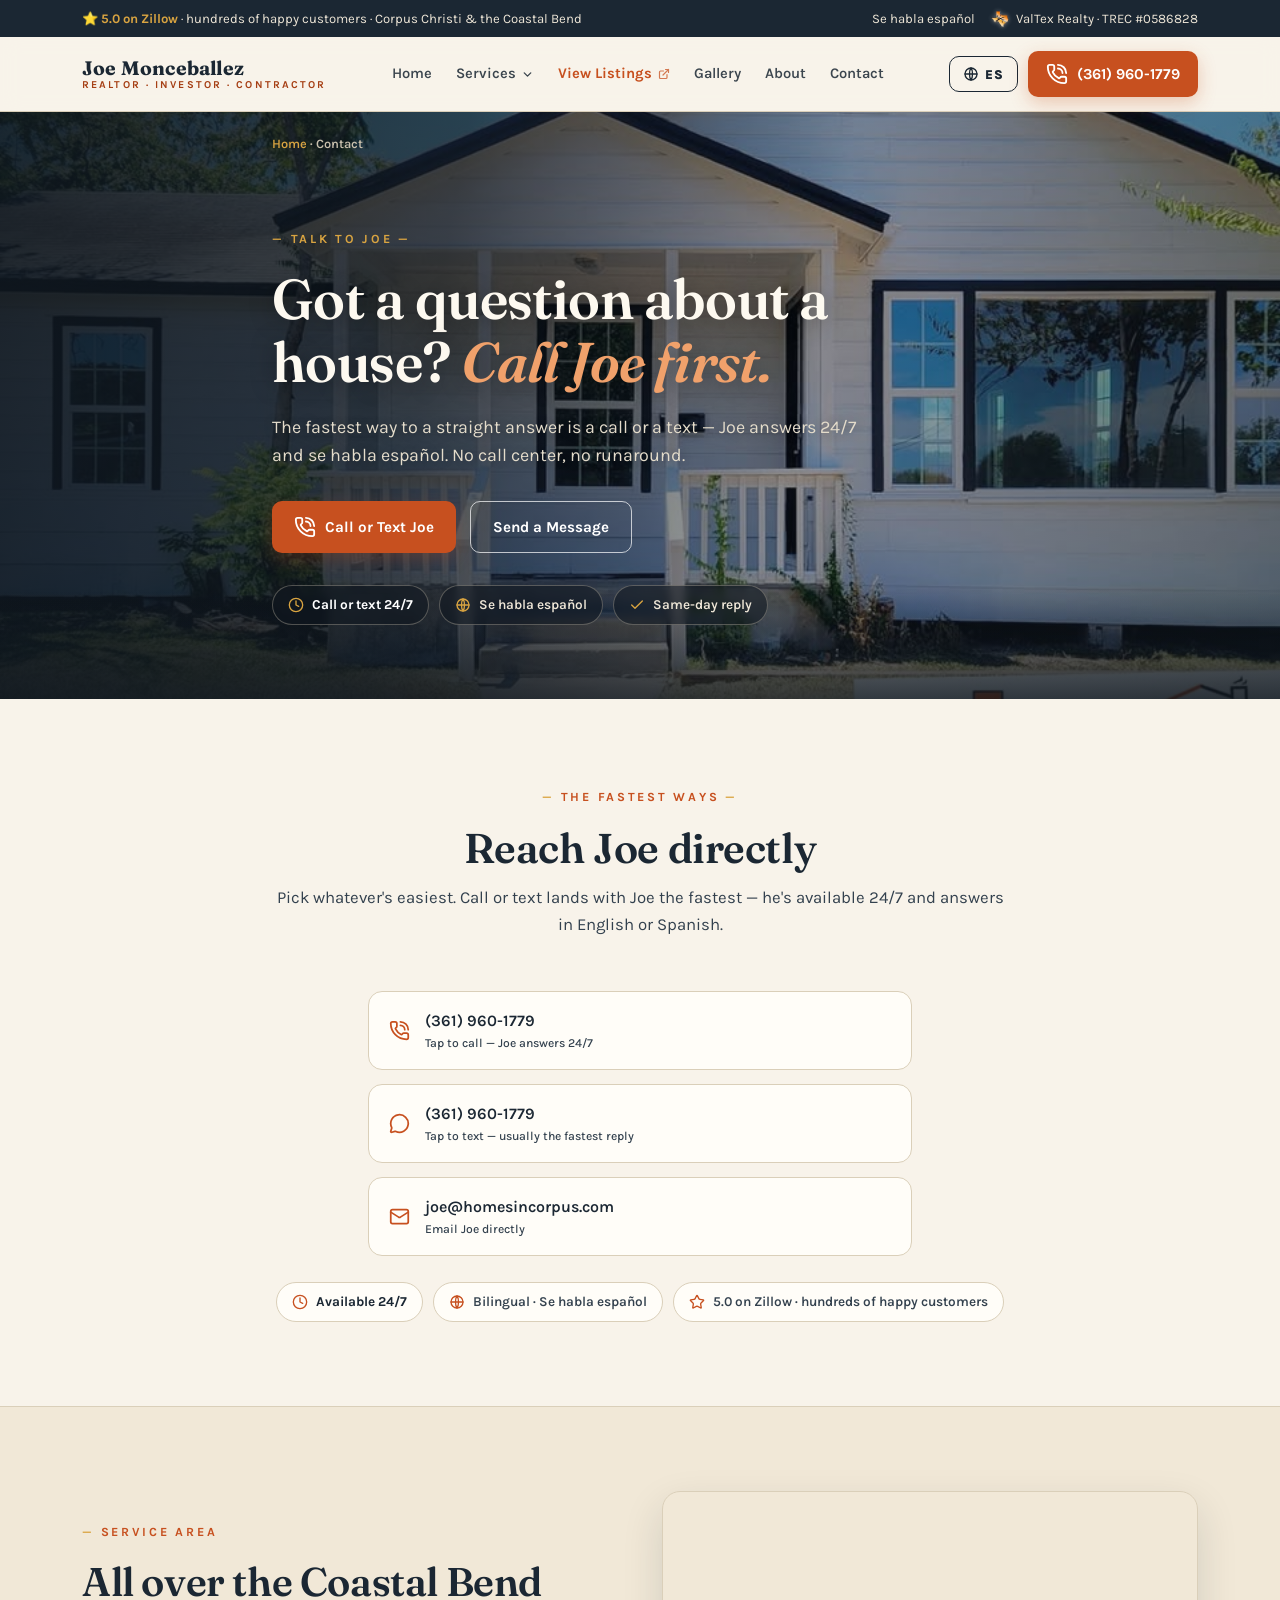
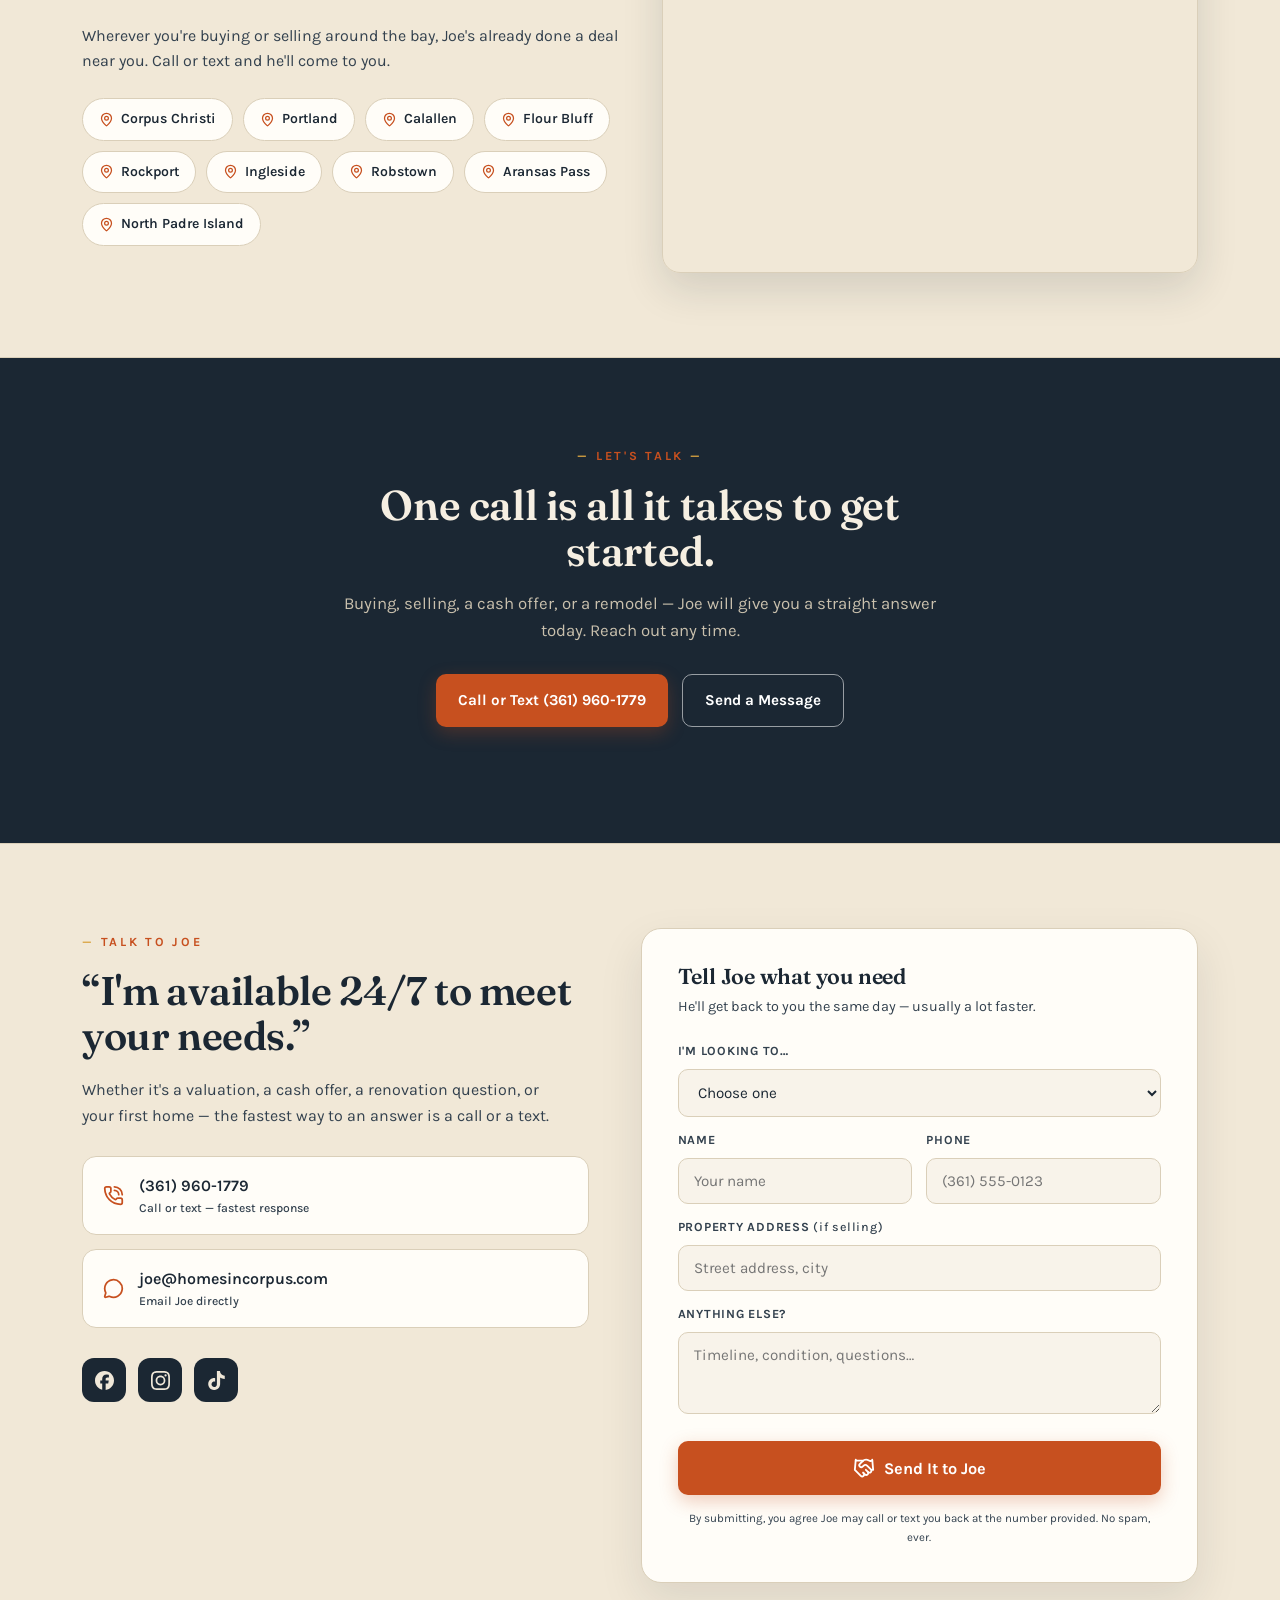
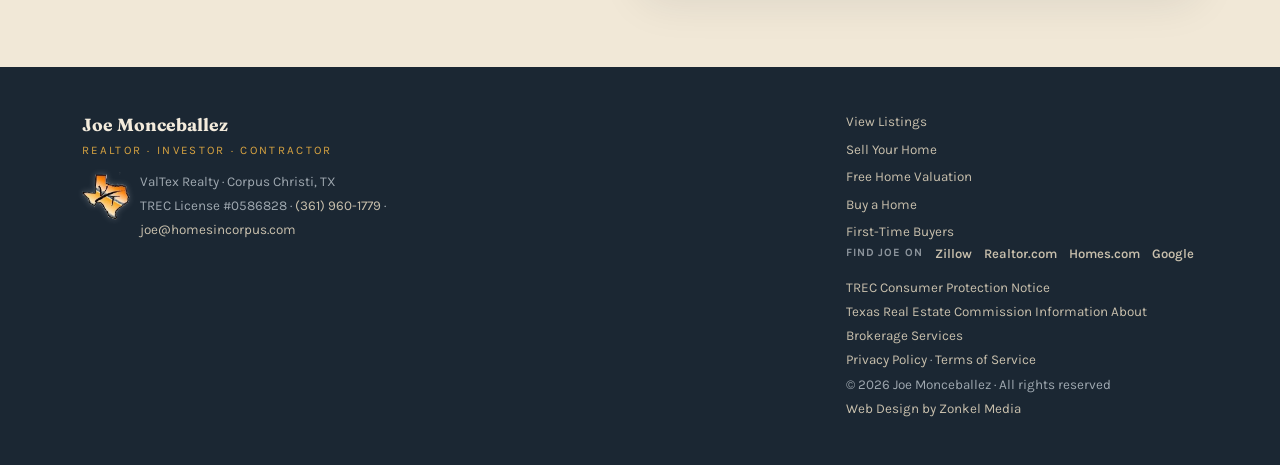
<file: contact.html>
<!DOCTYPE html>
<html lang="en">
<head>
<meta charset="UTF-8">
<meta name="viewport" content="width=device-width, initial-scale=1.0">
<!-- Google tag (gtag.js) -->
<script async src="https://www.googletagmanager.com/gtag/js?id=G-ZCC9LEDBKK"></script>
<script>
  window.dataLayer = window.dataLayer || [];
  function gtag(){dataLayer.push(arguments);}
  gtag('js', new Date());
  gtag('config', 'G-ZCC9LEDBKK');
  /* safe wrapper - never let a blocked tag break the page */
  window.zTrack = function(n, p){ try { gtag('event', n, p || {}); } catch(e){} };
  /* click-to-call is the primary CTA on this site, so measure it */
  document.addEventListener('click', function(e){
    var a = e.target && e.target.closest && e.target.closest('a[href^="tel:"]');
    if (a) window.zTrack('call_click', { link_url: a.getAttribute('href') });
  }, true);
</script>

<title>Contact Joe Monceballez — Corpus Christi Realtor | (361) 960-1779</title>
<meta name="description" content="Call or text Joe Monceballez for buying, selling, cash offers, or remodeling in Corpus Christi & the Coastal Bend. Available 24/7, se habla español.">
<link rel="canonical" href="https://homesincorpus.com/contact.html">
<meta property="og:type" content="website">
<meta property="og:site_name" content="Joe Monceballez — Homes In Corpus">
<meta property="og:title" content="Contact Joe Monceballez — Corpus Christi Realtor | (361) 960-1779">
<meta property="og:description" content="Call or text Joe Monceballez for buying, selling, cash offers, or remodeling in Corpus Christi & the Coastal Bend. Available 24/7, se habla español.">
<meta property="og:url" content="https://homesincorpus.com/contact.html">
<meta property="og:image" content="https://homesincorpus.com/assets/og-image.jpg">
<meta property="og:image:width" content="1200">
<meta property="og:image:height" content="630">
<meta property="og:locale" content="en_US">
<meta name="twitter:card" content="summary_large_image">
<link rel="preconnect" href="https://fonts.googleapis.com">
<link rel="preconnect" href="https://fonts.gstatic.com" crossorigin>
<link href="https://fonts.googleapis.com/css2?family=Fraunces:opsz,wght@9..144,400;9..144,500;9..144,600;9..144,700&family=Karla:wght@400;500;600;700&display=swap" rel="stylesheet">
<link rel="icon" href="favicon.ico" sizes="any">
<link rel="icon" type="image/png" sizes="32x32" href="assets/favicon-32x32.png">
<link rel="icon" type="image/png" sizes="16x16" href="assets/favicon-16x16.png">
<link rel="apple-touch-icon" href="assets/apple-touch-icon.png">
<link rel="manifest" href="site.webmanifest">
<meta name="theme-color" content="#1B2733">
<link rel="stylesheet" href="assets/site.css?v=20260912">
<script type="application/ld+json">
{
  "@context": "https://schema.org",
  "@type": "BreadcrumbList",
  "itemListElement": [
    {
      "@type": "ListItem",
      "position": 1,
      "name": "Home",
      "item": "https://homesincorpus.com/"
    },
    {
      "@type": "ListItem",
      "position": 2,
      "name": "Contact",
      "item": "https://homesincorpus.com/contact.html"
    }
  ]
}
</script>
<script type="application/ld+json">
{
  "@context": "https://schema.org",
  "@type": "RealEstateAgent",
  "@id": "https://homesincorpus.com/#agent",
  "name": "Joe Monceballez",
  "description": "Corpus Christi Realtor, investor, and contractor with ValTex Realty. Hundreds of happy customers. Listings, buyer representation, direct cash offers, and renovations across the Coastal Bend.",
  "url": "https://homesincorpus.com/",
  "image": "https://homesincorpus.com/assets/joe-headshot-crop.jpg",
  "telephone": "+1-361-960-1779",
  "email": "joe@homesincorpus.com",
  "address": {
    "@type": "PostalAddress",
    "addressLocality": "Corpus Christi",
    "addressRegion": "TX",
    "addressCountry": "US"
  },
  "areaServed": [
    "Corpus Christi, TX",
    "Portland, TX",
    "Calallen, TX",
    "Flour Bluff, TX",
    "Rockport, TX",
    "Ingleside, TX",
    "Robstown, TX",
    "Aransas Pass, TX",
    "North Padre Island, TX"
  ],
  "knowsLanguage": [
    "English",
    "Spanish"
  ],
  "identifier": {
    "@type": "PropertyValue",
    "propertyID": "TREC License",
    "value": "0586828"
  },
  "worksFor": {
    "@type": "Organization",
    "name": "ValTex Realty"
  },
  "sameAs": [
    "https://www.facebook.com/JOECORPUSCHRISTIREALTOR/",
    "https://www.instagram.com/joemonceballez/",
    "https://www.tiktok.com/@joemonceballez",
    "https://www.zillow.com/profile/monceballezjoe",
    "https://www.realtor.com/realestateagents/5cdb2adae9a9330012a9c0d1",
    "https://www.homes.com/real-estate-agents/joe-monceballez/pslh1zs/"
  ]
}
</script>
</head>
<body>

<div class="topbar">
  <div class="wrap">
    <span data-i18n="tb1">⭐ <b>5.0 on Zillow</b> · hundreds of happy customers<span class="tb-tail"> · Corpus Christi &amp; the Coastal Bend</span></span>
    <div class="tb-right"><span data-i18n="tb2">Se habla español</span><span style="display:inline-flex;align-items:center;gap:7px"><img src="assets/valtex-logo.png" alt="ValTex Realty" style="height:18px;width:auto;filter:drop-shadow(0 0 2px rgba(255,255,255,.35))">ValTex Realty · TREC #0586828</span></div>
  </div>
</div>

<nav>
  <div class="nav-in">
    <a href="index.html" class="brand"><span class="b1">Joe Monceballez</span><span class="b2" data-i18n="brand2">Realtor · Investor · Contractor</span></a>
    <div class="nav-links">
      <a href="index.html" data-i18n="navHome">Home</a>
      <div class="has-sub">
        <a href="services.html" data-i18n="nav0">Services <svg class="icon caret" viewBox="0 0 24 24"><path d="m6 9 6 6 6-6"/></svg></a>
        <div class="submenu">
          <div class="sm-col">
            <div class="sm-h" data-i18n="smH1">Sell Your House</div>
            <a href="sell-your-home.html"><span data-i18n="sm1">Sell Your Home</span><small data-i18n="sm1s">Full-service listing, top dollar</small></a>
            <a href="home-valuation.html"><span data-i18n="sm2">Free Home Valuation</span><small data-i18n="sm2s">What's it worth today?</small></a>
            <a href="index.html#cash"><span data-i18n="sm3">Get a Cash Offer</span><small data-i18n="sm3s">As-is, close on your timeline</small></a>
            <a href="index.html#situations"><span data-i18n="sm4">Stop Foreclosure</span><small data-i18n="sm4s">Fast options, straight answers</small></a>
            <a href="index.html#situations"><span data-i18n="sm5">Sell an Inherited House</span><small data-i18n="sm5s">No cleanout, no repairs</small></a>
          </div>
          <div class="sm-col">
            <div class="sm-h" data-i18n="smH2">Buy</div>
            <a href="buy-a-home.html"><span data-i18n="sm6">Buy a Home</span><small data-i18n="sm6s">Joe's commission costs you $0</small></a>
            <a href="first-time-buyers.html"><span data-i18n="sm7">First-Time Buyers</span><small data-i18n="sm7s">Best lenders, zero pressure</small></a>
          </div>
          <div class="sm-col">
            <div class="sm-h" data-i18n="smH3">Invest &amp; Renovate</div>
            <a href="index.html#situations"><span data-i18n="sm8">Investment &amp; Wholesale</span><small data-i18n="sm8s">Deals for Joe's investor network</small></a>
            <a href="services.html#remodeling"><span data-i18n="sm9">Remodeling &amp; Handyman</span><small data-i18n="sm9s">Kitchens, floors, repairs — free estimates</small></a>
          </div>
          <div class="sm-foot">
            <div class="sm-cities">
              <span class="sm-city">Portland</span><span class="sm-city">Calallen</span><span class="sm-city">Flour Bluff</span><span class="sm-city">Robstown</span><span class="sm-city">Rockport</span><span class="sm-city">Ingleside</span>
            </div>
            <span class="sm-badge" data-i18n="smBadge">TALK TO JOE TODAY</span>
          </div>
        </div>
      </div>
      <a class="nav-listings" href="https://joemonceballez.cbmls.mlsmatrix.com/Matrix/Public/?L=1&amp;ap=PP-8" target="_blank" rel="noopener"><span data-i18n="navListings">View Listings</span><svg class="icon ext" viewBox="0 0 24 24"><path d="M15 3h6v6"/><path d="M10 14 21 3"/><path d="M18 13v6a2 2 0 0 1-2 2H5a2 2 0 0 1-2-2V8a2 2 0 0 1 2-2h6"/></svg></a>
      <a href="gallery.html" data-i18n="navGallery">Gallery</a>
      <a href="about.html" data-i18n="navAbout">About</a>
      <a href="contact.html" data-i18n="navContact">Contact</a>
    </div>
    <div class="nav-right">
      <button class="lang-btn" id="langBtn" onclick="toggleLang()">
        <svg class="icon" style="width:16px;height:16px" viewBox="0 0 24 24"><circle cx="12" cy="12" r="9"/><path d="M3 12h18M12 3c3 3.5 3 14.5 0 18M12 3c-3 3.5-3 14.5 0 18"/></svg>
        <span id="langLabel">ES</span><span class="vh"> — switch language / cambiar idioma</span>
      </button>
      <a class="btn btn-orange nav-cta" href="tel:3619601779">
        <svg class="icon" viewBox="0 0 24 24"><path d="M13 2a9 9 0 0 1 9 9"/><path d="M13 6a5 5 0 0 1 5 5"/><path d="M13.832 16.568a1 1 0 0 0 1.213-.303l.355-.465A2 2 0 0 1 17 15h3a2 2 0 0 1 2 2v3a2 2 0 0 1-2 2A18 18 0 0 1 2 4a2 2 0 0 1 2-2h3a2 2 0 0 1 2 2v3a2 2 0 0 1-.8 1.6l-.468.351a1 1 0 0 0-.292 1.233 14 14 0 0 0 6.392 6.384"/></svg>
        (361) 960-1779
      </a>
    </div>
  </div>
</nav>

<main>

<!-- ================= HERO ================= -->
<header class="hero subhero">
  <div class="hero-bg" style="background-image:linear-gradient(rgba(0,0,0,0),rgba(0,0,0,0)),url('assets/house-bungalow-sign.jpg')" role="img" aria-label="Home for sale in Corpus Christi"></div>
  <div class="wrap">
    <div class="crumbs"><a href="index.html" data-i18n="crumbHome">Home</a> · <span data-i18n="crumbHere">Contact</span></div>
    <div class="hero-grid">
      <div>
        <span class="eyebrow"><span class="dash">—</span> <span data-i18n="heroEyebrow">Talk To Joe</span> <span class="dash">—</span></span>
        <h1 data-i18n="heroH1">Got a question about a house? <em>Call Joe first.</em></h1>
        <p class="lead" data-i18n="heroLead">The fastest way to a straight answer is a call or a text — Joe answers 24/7 and se habla español. No call center, no runaround.</p>
        <div class="hero-ctas">
          <a class="btn btn-orange" href="tel:3619601779">
            <svg class="icon" viewBox="0 0 24 24"><path d="M13 2a9 9 0 0 1 9 9"/><path d="M13 6a5 5 0 0 1 5 5"/><path d="M13.832 16.568a1 1 0 0 0 1.213-.303l.355-.465A2 2 0 0 1 17 15h3a2 2 0 0 1 2 2v3a2 2 0 0 1-2 2A18 18 0 0 1 2 4a2 2 0 0 1 2-2h3a2 2 0 0 1 2 2v3a2 2 0 0 1-.8 1.6l-.468.351a1 1 0 0 0-.292 1.233 14 14 0 0 0 6.392 6.384"/></svg>
            <span data-i18n="heroCta1">Call or Text Joe</span>
          </a>
          <a class="btn btn-ghost-w" href="#contact"><span data-i18n="heroCta2">Send a Message</span></a>
        </div>
        <div class="chips">
          <span class="chip"><svg class="icon" viewBox="0 0 24 24"><circle cx="12" cy="12" r="10"/><path d="M12 6v6l4 2"/></svg><b data-i18n="chip1">Call or text 24/7</b></span>
          <span class="chip"><svg class="icon" viewBox="0 0 24 24"><circle cx="12" cy="12" r="9"/><path d="M3 12h18M12 3c3 3.5 3 14.5 0 18M12 3c-3 3.5-3 14.5 0 18"/></svg><span data-i18n="chip2">Se habla español</span></span>
          <span class="chip"><svg class="icon" viewBox="0 0 24 24"><path d="M20 6 9 17l-5-5"/></svg><span data-i18n="chip3">Same-day reply</span></span>
        </div>
      </div>
    </div>
  </div>
</header>

<!-- ================= MAIN ================= -->

<!-- 1. FASTEST WAYS TO REACH JOE -->
<section>
  <div class="wrap">
    <div class="center-head rv">
      <span class="eyebrow"><span class="dash">—</span> <span data-i18n="wEyebrow">The Fastest Ways</span> <span class="dash">—</span></span>
      <h2 data-i18n="wH2">Reach Joe directly</h2>
      <p data-i18n="wP">Pick whatever's easiest. Call or text lands with Joe the fastest — he's available 24/7 and answers in English or Spanish.</p>
    </div>
    <div class="c-rows rv" style="max-width:34rem;margin:0 auto">
      <a class="c-row" href="tel:3619601779"><svg class="icon" viewBox="0 0 24 24"><path d="M13 2a9 9 0 0 1 9 9"/><path d="M13 6a5 5 0 0 1 5 5"/><path d="M13.832 16.568a1 1 0 0 0 1.213-.303l.355-.465A2 2 0 0 1 17 15h3a2 2 0 0 1 2 2v3a2 2 0 0 1-2 2A18 18 0 0 1 2 4a2 2 0 0 1 2-2h3a2 2 0 0 1 2 2v3a2 2 0 0 1-.8 1.6l-.468.351a1 1 0 0 0-.292 1.233 14 14 0 0 0 6.392 6.384"/></svg><span>(361) 960-1779<small data-i18n="wCallSub">Tap to call — Joe answers 24/7</small></span></a>
      <a class="c-row" href="sms:3619601779"><svg class="icon" viewBox="0 0 24 24"><path d="M2.992 16.342a2 2 0 0 1 .094 1.167l-1.065 3.29a1 1 0 0 0 1.236 1.168l3.413-.998a2 2 0 0 1 1.099.092 10 10 0 1 0-4.777-4.719"/></svg><span>(361) 960-1779<small data-i18n="wTextSub">Tap to text — usually the fastest reply</small></span></a>
      <a class="c-row" href="mailto:joe@homesincorpus.com"><svg class="icon" viewBox="0 0 24 24"><path d="m22 7-8.991 5.727a2 2 0 0 1-2.009 0L2 7"/><rect x="2" y="4" width="20" height="16" rx="2"/></svg><span>joe@homesincorpus.com<small data-i18n="wEmailSub">Email Joe directly</small></span></a>
    </div>
    <div class="chips rv" style="justify-content:center;margin-top:26px">
      <span class="chip"><svg class="icon" viewBox="0 0 24 24"><circle cx="12" cy="12" r="10"/><path d="M12 6v6l4 2"/></svg><b data-i18n="wChip1">Available 24/7</b></span>
      <span class="chip"><svg class="icon" viewBox="0 0 24 24"><circle cx="12" cy="12" r="9"/><path d="M3 12h18M12 3c3 3.5 3 14.5 0 18M12 3c-3 3.5-3 14.5 0 18"/></svg><span data-i18n="wChip2">Bilingual · Se habla español</span></span>
      <span class="chip"><svg class="icon" viewBox="0 0 24 24"><path d="M11.525 2.295a.53.53 0 0 1 .95 0l2.31 4.679a2.123 2.123 0 0 0 1.595 1.16l5.166.756a.53.53 0 0 1 .294.904l-3.736 3.638a2.123 2.123 0 0 0-.611 1.878l.882 5.14a.53.53 0 0 1-.771.56l-4.618-2.428a2.122 2.122 0 0 0-1.973 0L6.396 21.01a.53.53 0 0 1-.77-.56l.881-5.139a2.122 2.122 0 0 0-.611-1.879L2.16 9.795a.53.53 0 0 1 .294-.906l5.165-.755a2.122 2.122 0 0 0 1.597-1.16z"/></svg><span data-i18n="wChip3">5.0 on Zillow · hundreds of happy customers</span></span>
    </div>
  </div>
</section>

<!-- 2. SERVICE AREA -->
<section style="background:var(--tan-2);border-top:1px solid var(--line);border-bottom:1px solid var(--line)">
  <div class="wrap area-grid">
    <div class="rv">
      <span class="eyebrow"><span class="dash">—</span> <span data-i18n="arEyebrow">Service Area</span></span>
      <h2 data-i18n="arH2">All over the Coastal Bend</h2>
      <p data-i18n="arP">Wherever you're buying or selling around the bay, Joe's already done a deal near you. Call or text and he'll come to you.</p>
      <div class="towns">
        <span class="town"><svg class="icon" viewBox="0 0 24 24"><path d="M20 10c0 4.993-5.539 10.193-7.399 11.799a1 1 0 0 1-1.202 0C9.539 20.193 4 14.993 4 10a8 8 0 0 1 16 0"/><circle cx="12" cy="10" r="3"/></svg>Corpus Christi</span>
        <span class="town"><svg class="icon" viewBox="0 0 24 24"><path d="M20 10c0 4.993-5.539 10.193-7.399 11.799a1 1 0 0 1-1.202 0C9.539 20.193 4 14.993 4 10a8 8 0 0 1 16 0"/><circle cx="12" cy="10" r="3"/></svg>Portland</span>
        <span class="town"><svg class="icon" viewBox="0 0 24 24"><path d="M20 10c0 4.993-5.539 10.193-7.399 11.799a1 1 0 0 1-1.202 0C9.539 20.193 4 14.993 4 10a8 8 0 0 1 16 0"/><circle cx="12" cy="10" r="3"/></svg>Calallen</span>
        <span class="town"><svg class="icon" viewBox="0 0 24 24"><path d="M20 10c0 4.993-5.539 10.193-7.399 11.799a1 1 0 0 1-1.202 0C9.539 20.193 4 14.993 4 10a8 8 0 0 1 16 0"/><circle cx="12" cy="10" r="3"/></svg>Flour Bluff</span>
        <span class="town"><svg class="icon" viewBox="0 0 24 24"><path d="M20 10c0 4.993-5.539 10.193-7.399 11.799a1 1 0 0 1-1.202 0C9.539 20.193 4 14.993 4 10a8 8 0 0 1 16 0"/><circle cx="12" cy="10" r="3"/></svg>Rockport</span>
        <span class="town"><svg class="icon" viewBox="0 0 24 24"><path d="M20 10c0 4.993-5.539 10.193-7.399 11.799a1 1 0 0 1-1.202 0C9.539 20.193 4 14.993 4 10a8 8 0 0 1 16 0"/><circle cx="12" cy="10" r="3"/></svg>Ingleside</span>
        <span class="town"><svg class="icon" viewBox="0 0 24 24"><path d="M20 10c0 4.993-5.539 10.193-7.399 11.799a1 1 0 0 1-1.202 0C9.539 20.193 4 14.993 4 10a8 8 0 0 1 16 0"/><circle cx="12" cy="10" r="3"/></svg>Robstown</span>
        <span class="town"><svg class="icon" viewBox="0 0 24 24"><path d="M20 10c0 4.993-5.539 10.193-7.399 11.799a1 1 0 0 1-1.202 0C9.539 20.193 4 14.993 4 10a8 8 0 0 1 16 0"/><circle cx="12" cy="10" r="3"/></svg>Aransas Pass</span>
        <span class="town"><svg class="icon" viewBox="0 0 24 24"><path d="M20 10c0 4.993-5.539 10.193-7.399 11.799a1 1 0 0 1-1.202 0C9.539 20.193 4 14.993 4 10a8 8 0 0 1 16 0"/><circle cx="12" cy="10" r="3"/></svg>North Padre Island</span>
      </div>
    </div>
    <div class="mapbox rv">
      <iframe src="https://www.google.com/maps?q=Corpus+Christi,+TX&z=9&output=embed" loading="lazy" title="Joe Monceballez service area — Corpus Christi and the Coastal Bend" referrerpolicy="no-referrer-when-downgrade"></iframe>
    </div>
  </div>
</section>

<!-- 3. CTA BAND -->
<section class="ctaband rv">
  <div class="wrap">
    <span class="eyebrow"><span class="dash">—</span> <span data-i18n="cbEyebrow">Let's Talk</span> <span class="dash">—</span></span>
    <h2 data-i18n="cbH2">One call is all it takes to get started.</h2>
    <p data-i18n="cbP">Buying, selling, a cash offer, or a remodel — Joe will give you a straight answer today. Reach out any time.</p>
    <div class="hero-ctas">
      <a class="btn btn-orange" href="tel:3619601779"><span data-i18n="cbBtn1">Call or Text (361) 960-1779</span></a>
      <a class="btn btn-ghost-w" href="#contact"><span data-i18n="cbBtn2">Send a Message</span></a>
    </div>
  </div>
</section>

<!-- ================= CONTACT (reuse verbatim; only change the two source hidden fields) ================= -->
<section class="contact" id="contact">
  <div class="wrap c-grid">
    <div class="c-left rv">
      <span class="eyebrow"><span class="dash">—</span> <span data-i18n="ctEyebrow">Talk To Joe</span></span>
      <h2 data-i18n="ctH2">“I'm available 24/7 to meet your needs.”</h2>
      <p data-i18n="ctP">Whether it's a valuation, a cash offer, a renovation question, or your first home — the fastest way to an answer is a call or a text.</p>
      <div class="c-rows">
        <a class="c-row" href="tel:3619601779"><svg class="icon" viewBox="0 0 24 24"><path d="M13 2a9 9 0 0 1 9 9"/><path d="M13 6a5 5 0 0 1 5 5"/><path d="M13.832 16.568a1 1 0 0 0 1.213-.303l.355-.465A2 2 0 0 1 17 15h3a2 2 0 0 1 2 2v3a2 2 0 0 1-2 2A18 18 0 0 1 2 4a2 2 0 0 1 2-2h3a2 2 0 0 1 2 2v3a2 2 0 0 1-.8 1.6l-.468.351a1 1 0 0 0-.292 1.233 14 14 0 0 0 6.392 6.384"/></svg><span>(361) 960-1779<small data-i18n="ctRow1">Call or text — fastest response</small></span></a>
        <a class="c-row" href="mailto:joe@homesincorpus.com"><svg class="icon" viewBox="0 0 24 24"><path d="M2.992 16.342a2 2 0 0 1 .094 1.167l-1.065 3.29a1 1 0 0 0 1.236 1.168l3.413-.998a2 2 0 0 1 1.099.092 10 10 0 1 0-4.777-4.719"/></svg><span>joe@homesincorpus.com<small data-i18n="ctRow2">Email Joe directly</small></span></a>
      </div>
      <div class="socials">
        <a class="soc" href="https://www.facebook.com/JOECORPUSCHRISTIREALTOR/" target="_blank" rel="noopener" aria-label="Facebook"><svg viewBox="0 0 24 24"><path d="M9.101 23.691v-7.98H6.627v-3.667h2.474v-1.58c0-4.085 1.848-5.978 5.858-5.978.401 0 .955.042 1.468.103a8.68 8.68 0 0 1 1.141.195v3.325a8.623 8.623 0 0 0-.653-.036 26.805 26.805 0 0 0-.733-.009c-.707 0-1.259.096-1.675.309a1.686 1.686 0 0 0-.679.622c-.258.42-.374.995-.374 1.752v1.297h3.919l-.386 2.103-.287 1.564h-3.246v8.245C19.396 23.238 24 18.179 24 12.044c0-6.627-5.373-12-12-12s-12 5.373-12 12c0 5.628 3.874 10.35 9.101 11.647Z"/></svg></a>
        <a class="soc" href="https://www.instagram.com/joemonceballez/" target="_blank" rel="noopener" aria-label="Instagram"><svg viewBox="0 0 24 24"><path d="M7.0301.084c-1.2768.0602-2.1487.264-2.911.5634-.7888.3075-1.4575.72-2.1228 1.3877-.6652.6677-1.075 1.3368-1.3802 2.127-.2954.7638-.4956 1.6365-.552 2.914-.0564 1.2775-.0689 1.6882-.0626 4.947.0062 3.2586.0206 3.6671.0825 4.9473.061 1.2765.264 2.1482.5635 2.9107.308.7889.72 1.4573 1.388 2.1228.6679.6655 1.3365 1.0743 2.1285 1.38.7632.295 1.6361.4961 2.9134.552 1.2773.056 1.6884.069 4.9462.0627 3.2578-.0062 3.668-.0207 4.9478-.0814 1.28-.0607 2.147-.2652 2.9098-.5633.7889-.3086 1.4578-.72 2.1228-1.3881.665-.6682 1.0745-1.3378 1.3795-2.1284.2957-.7632.4966-1.636.552-2.9124.056-1.2809.0692-1.6898.063-4.948-.0063-3.2583-.021-3.6668-.0817-4.9465-.0607-1.2797-.264-2.1487-.5633-2.9117-.3084-.7889-.72-1.4568-1.3876-2.1228C21.2982 1.33 20.628.9208 19.8378.6165 19.074.321 18.2017.1197 16.9244.0645 15.6471.0093 15.236-.005 11.977.0014 8.718.0076 8.31.0215 7.0301.0839m.1402 21.6932c-1.17-.0509-1.8053-.2453-2.2287-.408-.5606-.216-.96-.4771-1.3819-.895-.422-.4178-.6811-.8186-.9-1.378-.1644-.4234-.3624-1.058-.4171-2.228-.0595-1.2645-.072-1.6442-.079-4.848-.007-3.2037.0053-3.583.0607-4.848.05-1.169.2456-1.805.408-2.2282.216-.5613.4762-.96.895-1.3816.4188-.4217.8184-.6814 1.3783-.9003.423-.1651 1.0575-.3614 2.227-.4171 1.2655-.06 1.6447-.072 4.848-.079 3.2033-.007 3.5835.005 4.8495.0608 1.169.0508 1.8053.2445 2.228.408.5608.216.96.4754 1.3816.895.4217.4194.6816.8176.9005 1.3787.1653.4217.3617 1.056.4169 2.2263.0602 1.2655.0739 1.645.0796 4.848.0058 3.203-.0055 3.5834-.061 4.848-.051 1.17-.245 1.8055-.408 2.2294-.216.5604-.4763.96-.8954 1.3814-.419.4215-.8181.6811-1.3783.9-.4224.1649-1.0577.3617-2.2262.4174-1.2656.0595-1.6448.072-4.8493.079-3.2045.007-3.5825-.006-4.848-.0608M16.953 5.5864A1.44 1.44 0 1 0 18.39 4.144a1.44 1.44 0 0 0-1.437 1.4424M5.8385 12.012c.0067 3.4032 2.7706 6.1557 6.173 6.1493 3.4026-.0065 6.157-2.7701 6.1506-6.1733-.0065-3.4032-2.771-6.1565-6.174-6.1498-3.403.0067-6.156 2.771-6.1496 6.1738M8 12.0077a4 4 0 1 1 4.008 3.9921A3.9996 3.9996 0 0 1 8 12.0077"/></svg></a>
        <a class="soc" href="https://www.tiktok.com/@joemonceballez" target="_blank" rel="noopener" aria-label="TikTok"><svg viewBox="0 0 24 24"><path d="M12.525.02c1.31-.02 2.61-.01 3.91-.02.08 1.53.63 3.09 1.75 4.17 1.12 1.11 2.7 1.62 4.24 1.79v4.03c-1.44-.05-2.89-.35-4.2-.97-.57-.26-1.1-.59-1.62-.93-.01 2.92.01 5.84-.02 8.75-.08 1.4-.54 2.79-1.35 3.94-1.31 1.92-3.58 3.17-5.91 3.21-1.43.08-2.86-.31-4.08-1.03-2.02-1.19-3.44-3.37-3.65-5.71-.02-.5-.03-1-.01-1.49.18-1.9 1.12-3.72 2.58-4.96 1.66-1.44 3.98-2.13 6.15-1.72.02 1.48-.04 2.96-.04 4.44-.99-.32-2.15-.23-3.02.37-.63.41-1.11 1.04-1.36 1.75-.21.51-.15 1.07-.14 1.61.24 1.64 1.82 3.02 3.5 2.87 1.12-.01 2.19-.66 2.77-1.61.19-.33.4-.67.41-1.06.1-1.79.06-3.57.07-5.36.01-4.03-.01-8.05.02-12.07z"/></svg></a>
      </div>
    </div>
    <form class="lead-form rv" name="lead" method="POST" data-netlify="true" data-netlify-honeypot="_honey">
      <input type="hidden" name="form-name" value="lead">
      <input type="hidden" name="Source page" value="Contact page">
      <input type="text" name="_honey" class="hp" tabindex="-1" autocomplete="off" aria-hidden="true">
      <h3 data-i18n="fH">Tell Joe what you need</h3>
      <p class="f-sub" data-i18n="fSub">He'll get back to you the same day — usually a lot faster.</p>
      <div class="f-field">
        <label data-i18n="fL1" for="fSelect">I'm looking to…</label>
        <select required name="Looking to" id="fSelect">
          <option value="" data-i18n="fO0">Choose one</option>
          <option data-i18n="fO1">Sell my home (list it)</option>
          <option data-i18n="fO2">Get a cash offer on my house</option>
          <option data-i18n="fO3">Buy a home</option>
          <option data-i18n="fO5">Talk investing / wholesale deals</option>
        </select>
      </div>
      <div class="f-row">
        <div class="f-field"><label data-i18n="fL2" for="fName">Name</label><input type="text" id="fName" name="Name" data-ph="phName" placeholder="Your name" required></div>
        <div class="f-field"><label data-i18n="fL3" for="fPhone">Phone</label><input type="tel" id="fPhone" name="Phone" placeholder="(361) 555-0123" required></div>
      </div>
      <div class="f-field"><label for="fAddr"><span data-i18n="fL4">Property address</span> <span style="text-transform:none;font-weight:500" data-i18n="fL4b">(if selling)</span></label><input type="text" id="fAddr" name="Property address" data-ph="phAddr" placeholder="Street address, city"></div>
      <div class="f-field"><label data-i18n="fL5" for="fMsg">Anything else?</label><textarea rows="3" id="fMsg" name="Message" data-ph="phMsg" placeholder="Timeline, condition, questions…"></textarea></div>
      <button class="btn btn-orange" type="submit">
        <svg class="icon" viewBox="0 0 24 24"><path d="m11 17 2 2a1 1 0 1 0 3-3"/><path d="m14 14 2.5 2.5a1 1 0 1 0 3-3l-3.88-3.88a3 3 0 0 0-4.24 0l-.88.88a1 1 0 1 1-3-3l2.81-2.81a5.79 5.79 0 0 1 7.06-.87l.47.28a2 2 0 0 0 1.42.25L21 4"/><path d="m21 3 1 11h-2"/><path d="M3 3 2 14l6.5 6.5a1 1 0 1 0 3-3"/><path d="M3 4h8"/></svg>
        <span data-i18n="fBtn">Send It to Joe</span>
      </button>
      <p class="f-fine" data-i18n="fFine">By submitting, you agree Joe may call or text you back at the number provided. No spam, ever.</p>
    </form>
  </div>
</section>

</main>

<footer>
  <div class="wrap foot">
    <div class="fcol">
      <div class="fb1">Joe Monceballez</div>
      <div class="fb2" data-i18n="ftRole">Realtor · Investor · Contractor</div>
      <p class="legal" style="display:flex;align-items:flex-start;gap:10px"><img src="assets/valtex-logo.png" alt="ValTex Realty" style="height:48px;width:auto;margin-top:2px;filter:drop-shadow(0 0 3px rgba(255,255,255,.25))"><span>ValTex Realty · Corpus Christi, TX<br>TREC License #0586828 · <a href="tel:3619601779">(361) 960-1779</a> · <a href="mailto:joe@homesincorpus.com">joe@homesincorpus.com</a></span></p>
    </div>
    <div class="fcol">
      <div class="flinks">
        <a href="https://joemonceballez.cbmls.mlsmatrix.com/Matrix/Public/?L=1&amp;ap=PP-8" target="_blank" rel="noopener">View Listings</a>
        <a href="sell-your-home.html">Sell Your Home</a>
        <a href="home-valuation.html">Free Home Valuation</a>
        <a href="buy-a-home.html">Buy a Home</a>
        <a href="first-time-buyers.html">First-Time Buyers</a>
      </div>
      <div class="fprofiles">
        <span data-i18n="fProfiles">Find Joe on</span>
        <a href="https://www.zillow.com/profile/monceballezjoe" target="_blank" rel="noopener">Zillow</a>
        <a href="https://www.realtor.com/realestateagents/5cdb2adae9a9330012a9c0d1" target="_blank" rel="noopener">Realtor.com</a>
        <a href="https://www.homes.com/real-estate-agents/joe-monceballez/pslh1zs/" target="_blank" rel="noopener">Homes.com</a>
        <a href="https://www.google.com/maps/place/Joe+Monceballez+-+Corpus+Christi+Realtor/@27.329776,-97.3581427,9z/data=!3m1!4b1!4m6!3m5!1s0x8668f5826998bba7:0xeb568253df2bb38!8m2!3d27.329776!4d-97.3581427!16s%2Fg%2F11j6yjxjnk" target="_blank" rel="noopener">Google</a>
      </div>
      <p class="legal"><a href="https://www.trec.texas.gov/forms/consumer-protection-notice" target="_blank" rel="noopener">TREC Consumer Protection Notice</a><br><a href="https://www.trec.texas.gov/" target="_blank" rel="noopener">Texas Real Estate Commission Information About Brokerage Services</a><br><a href="privacy-policy.html">Privacy Policy</a> · <a href="terms-of-service.html">Terms of Service</a><br>© 2026 Joe Monceballez · All rights reserved<br><a href="https://zonkelmedia.com" target="_blank" rel="noopener">Web Design by Zonkel Media</a></p>
    </div>
  </div>
</footer>

<div class="callbar">
  <a class="cb-call" href="tel:3619601779"><svg class="icon" viewBox="0 0 24 24"><path d="M13 2a9 9 0 0 1 9 9"/><path d="M13 6a5 5 0 0 1 5 5"/><path d="M13.832 16.568a1 1 0 0 0 1.213-.303l.355-.465A2 2 0 0 1 17 15h3a2 2 0 0 1 2 2v3a2 2 0 0 1-2 2A18 18 0 0 1 2 4a2 2 0 0 1 2-2h3a2 2 0 0 1 2 2v3a2 2 0 0 1-.8 1.6l-.468.351a1 1 0 0 0-.292 1.233 14 14 0 0 0 6.392 6.384"/></svg><span data-i18n="cbCall">Call Joe</span></a>
  <a class="cb-text" href="sms:3619601779"><svg class="icon" viewBox="0 0 24 24"><path d="M2.992 16.342a2 2 0 0 1 .094 1.167l-1.065 3.29a1 1 0 0 0 1.236 1.168l3.413-.998a2 2 0 0 1 1.099.092 10 10 0 1 0-4.777-4.719"/></svg><span data-i18n="cbText">Text Joe</span></a>
</div>

<!-- Page-specific Spanish strings (chrome ES is built into site.js). -->
<script>
  window.PAGE_ES = {
    crumbHome:'Inicio',
    crumbHere:'Contacto',
    heroEyebrow:'Habla con Joe',
    heroH1:'¿Tienes una pregunta sobre una casa? <em>Llama a Joe primero.</em>',
    heroLead:'La forma más rápida de obtener una respuesta clara es una llamada o un texto — Joe contesta 24/7 y se habla español. Sin centros de llamadas, sin vueltas.',
    heroCta1:'Llama o Escríbele a Joe',
    heroCta2:'Envía un Mensaje',
    chip1:'Llama o escribe 24/7',
    chip2:'Se habla español',
    chip3:'Respuesta el mismo día',
    wEyebrow:'Las Formas Más Rápidas',
    wH2:'Contacta a Joe directamente',
    wP:'Elige lo que te quede más fácil. Una llamada o un texto llegan a Joe lo más rápido — está disponible 24/7 y te atiende en inglés o español.',
    wCallSub:'Toca para llamar — Joe contesta 24/7',
    wTextSub:'Toca para textear — normalmente la respuesta más rápida',
    wEmailSub:'Escríbele a Joe directamente',
    wChip1:'Disponible 24/7',
    wChip2:'Bilingüe · Se habla español',
    wChip3:'5.0 en Zillow · cientos de clientes satisfechos',
    arEyebrow:'Área de Servicio',
    arH2:'Por todo el Coastal Bend',
    arP:'Dondequiera que compres o vendas alrededor de la bahía, Joe ya cerró un trato cerca de ti. Llama o escríbele y él va contigo.',
    cbEyebrow:'Hablemos',
    cbH2:'Una llamada es todo lo que necesitas para empezar.',
    cbP:'Comprar, vender, una oferta en efectivo o una remodelación — Joe te dará una respuesta clara hoy. Contáctalo a cualquier hora.',
    cbBtn1:'Llama o Escribe (361) 960-1779',
    cbBtn2:'Envía un Mensaje'
  };
  window.PAGE_ES_PH = {};
</script>
<script src="assets/site.js?v=20260912"></script>
</body>
</html>
</file>
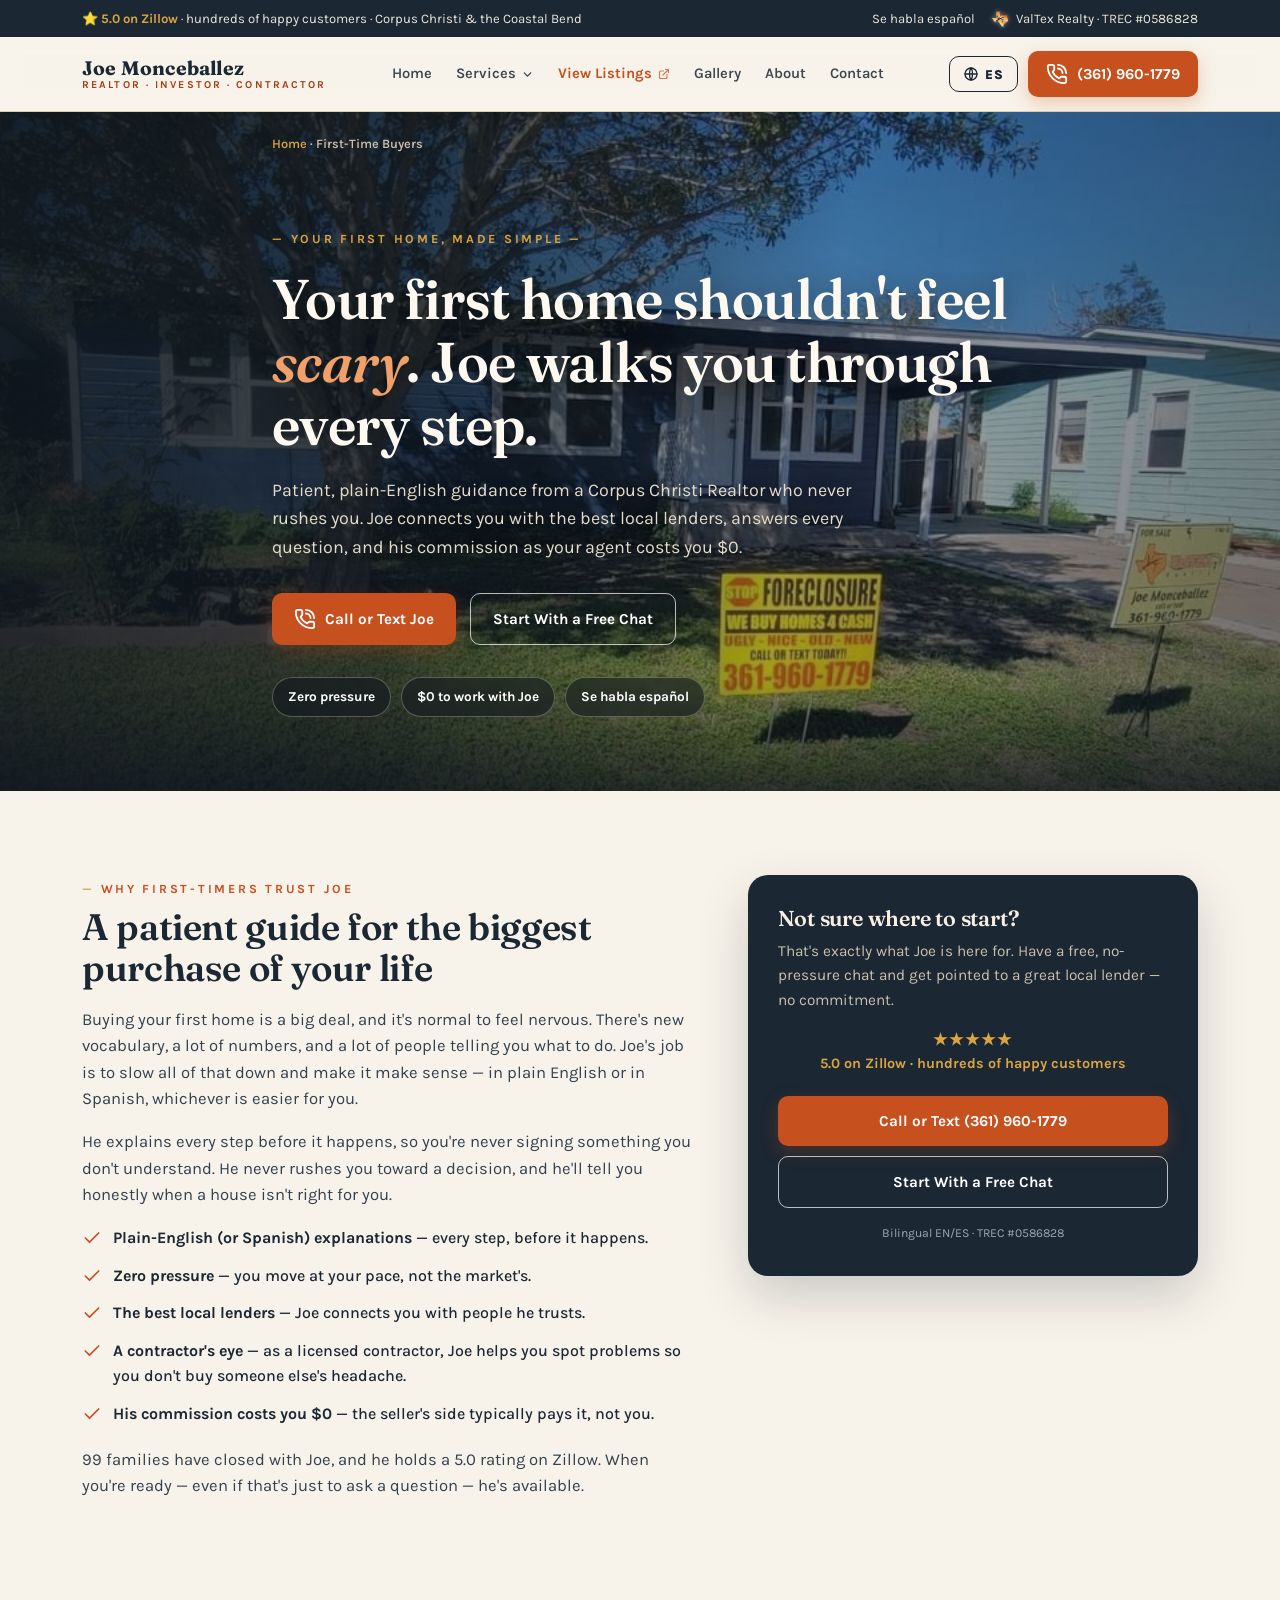
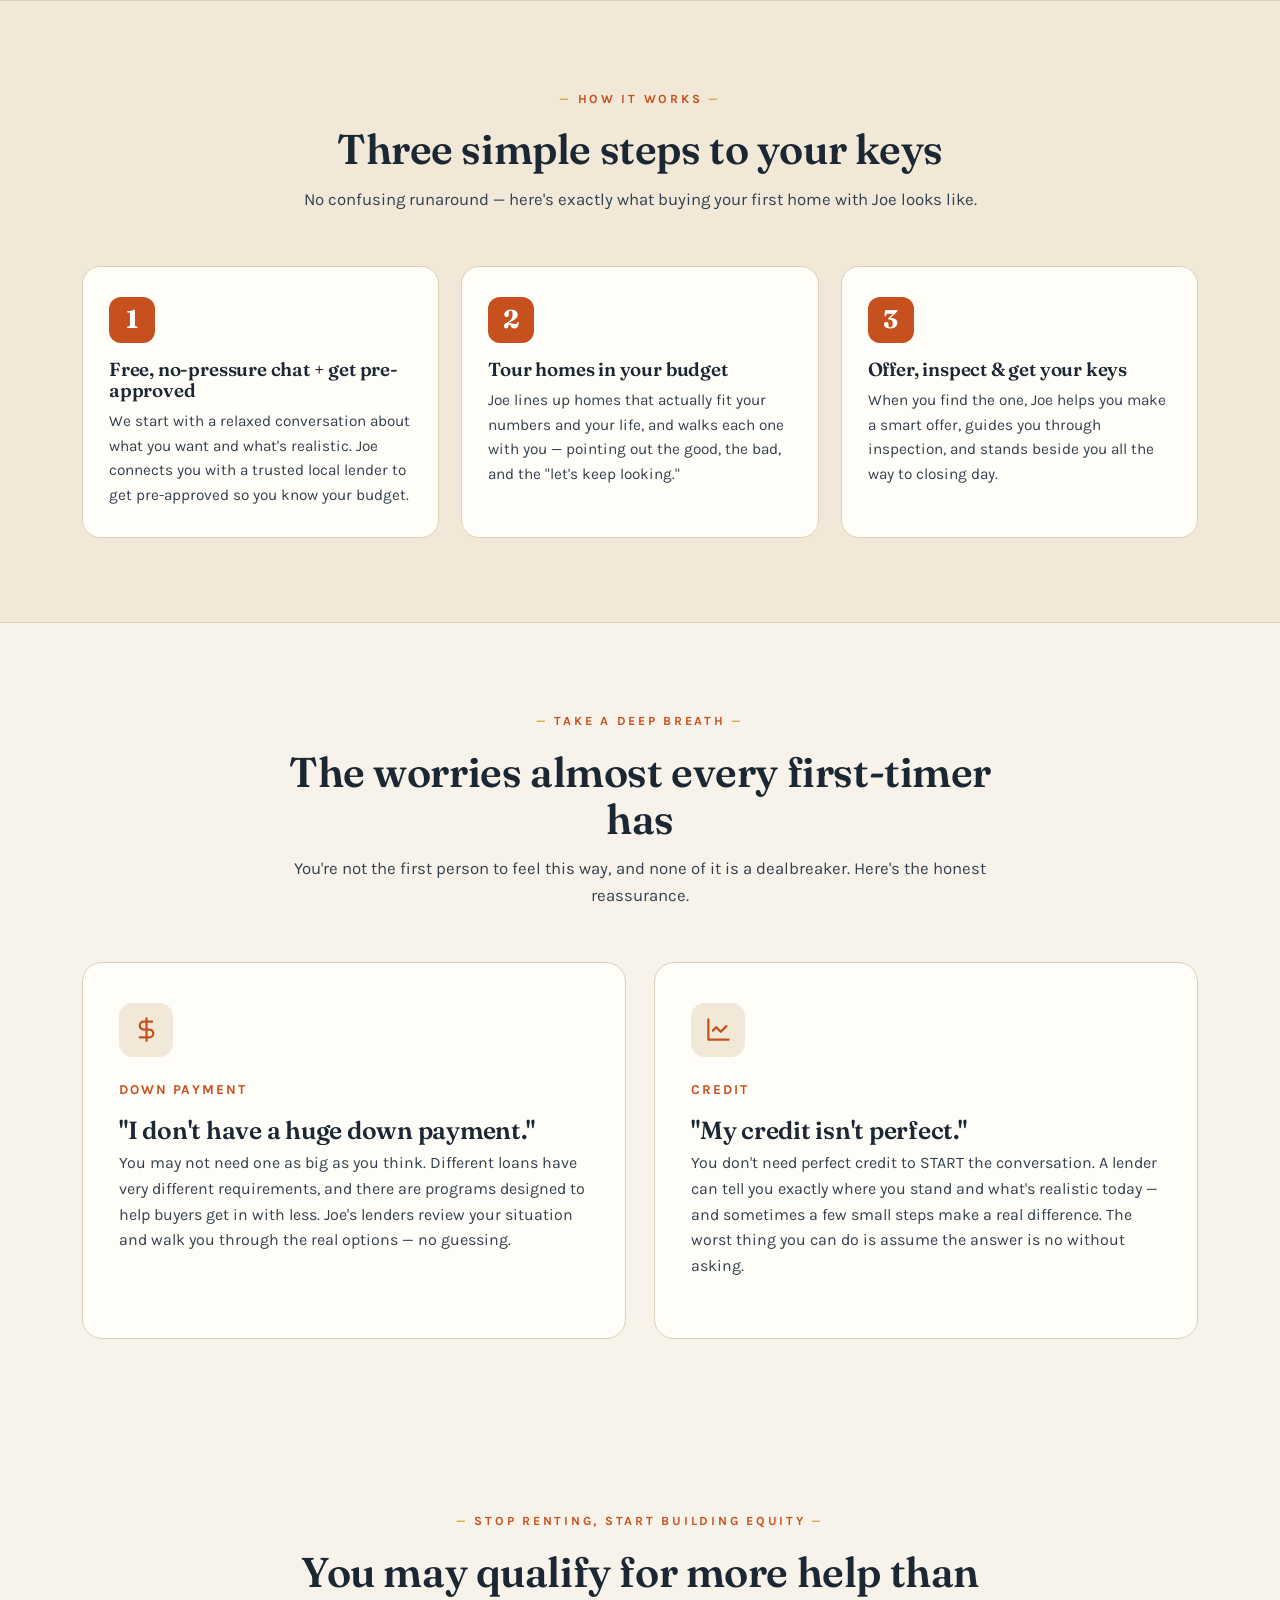
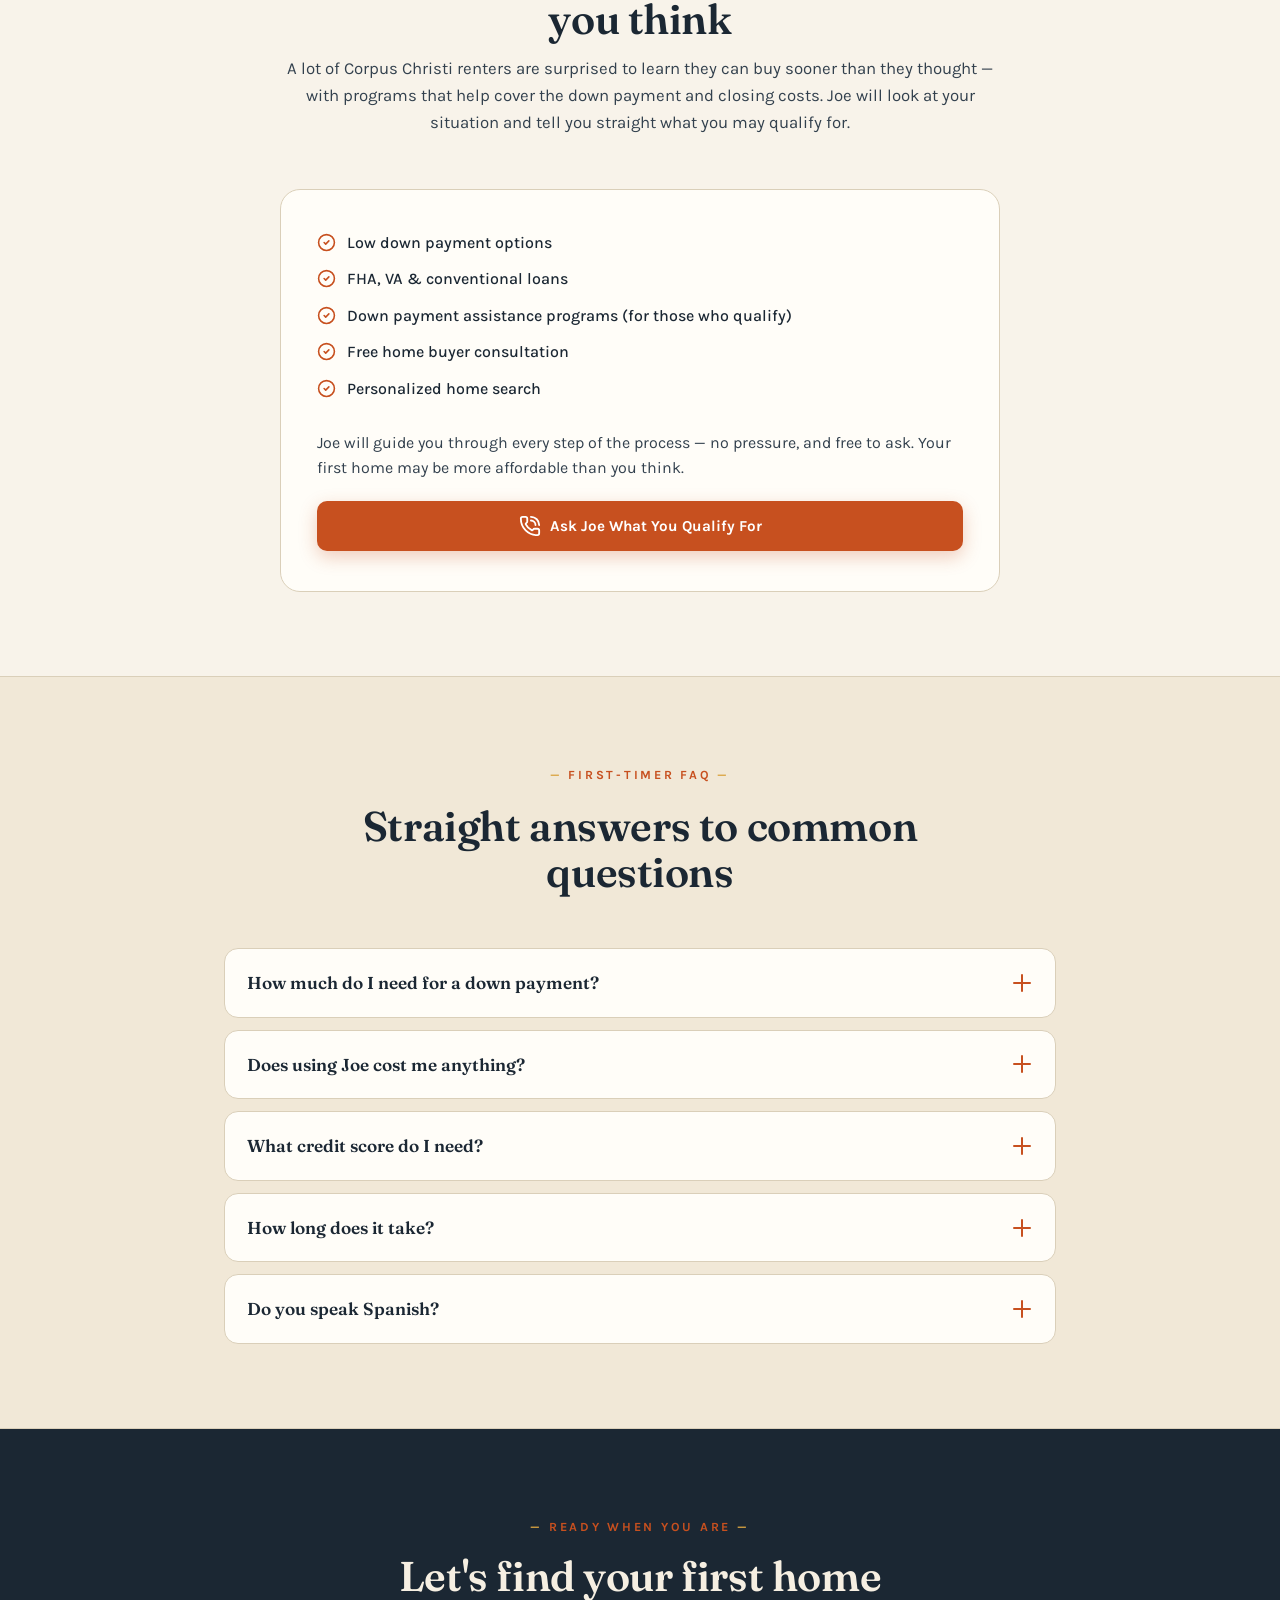
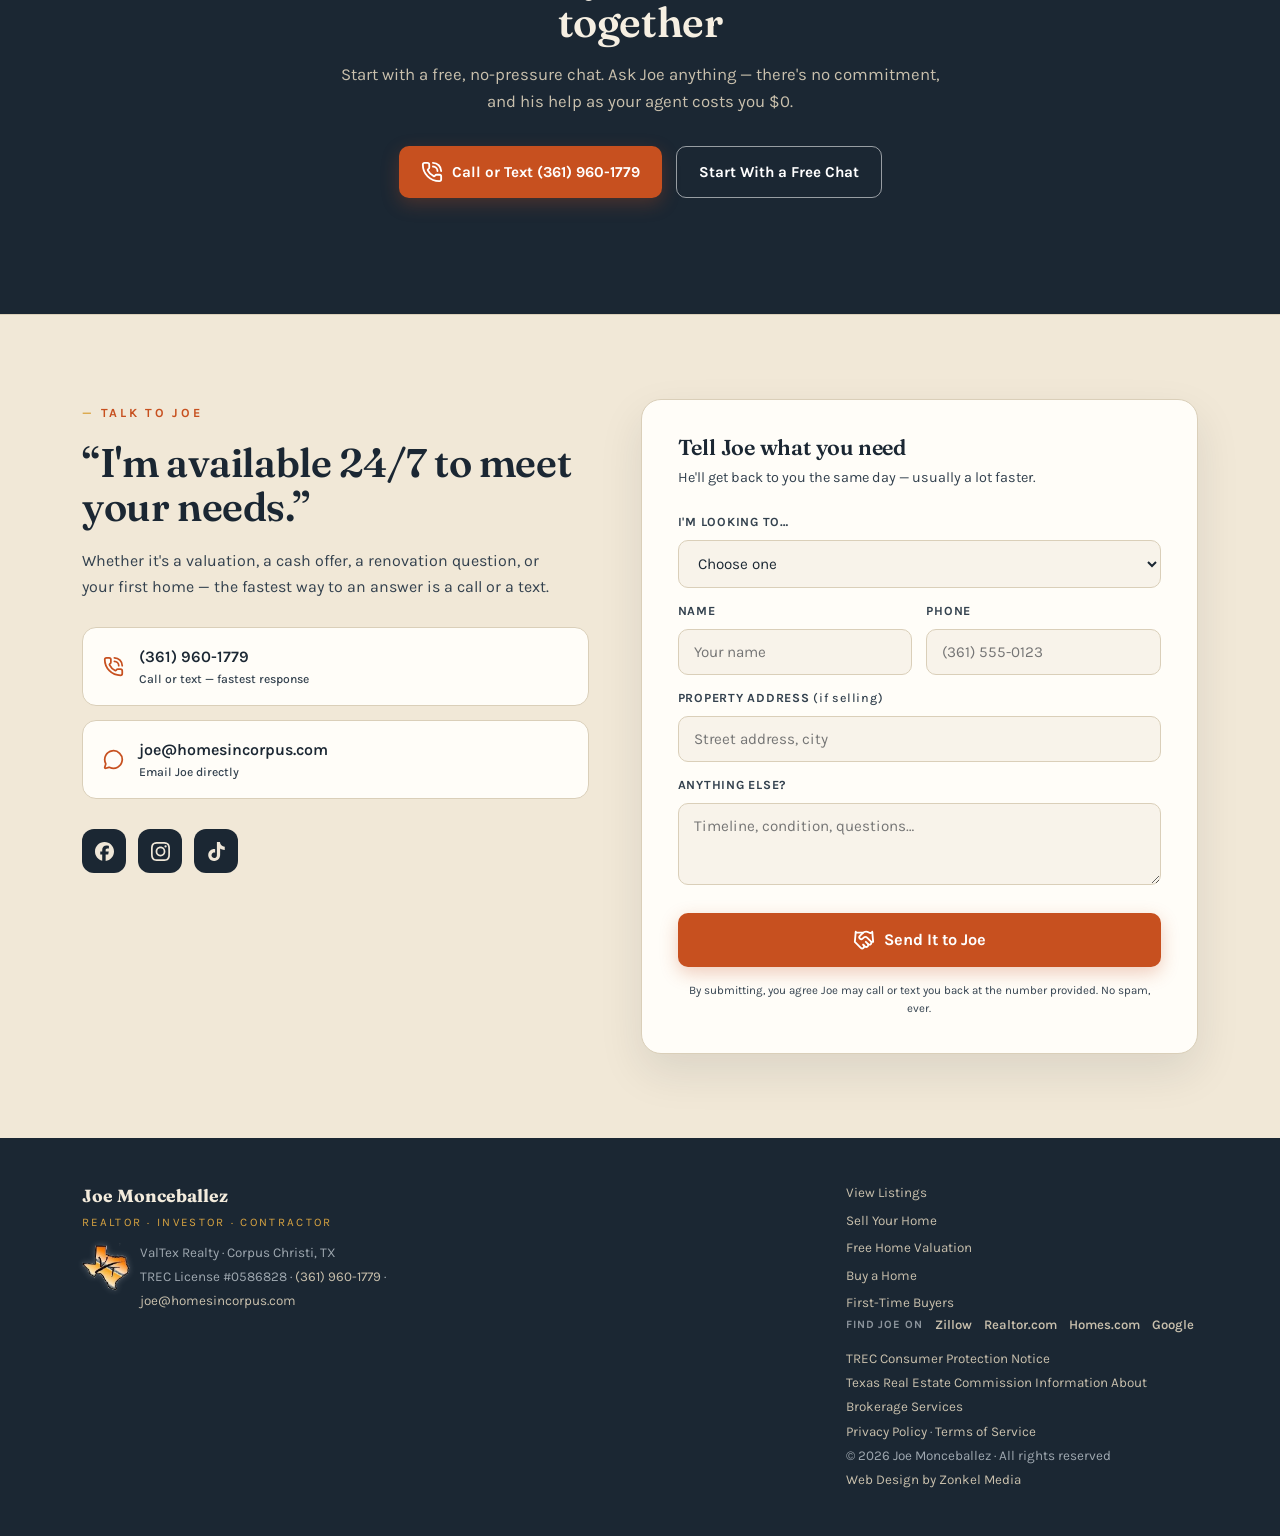
<file: first-time-buyers.html>
<!DOCTYPE html>
<html lang="en">
<head>
<meta charset="UTF-8">
<meta name="viewport" content="width=device-width, initial-scale=1.0">
<!-- Google tag (gtag.js) -->
<script async src="https://www.googletagmanager.com/gtag/js?id=G-ZCC9LEDBKK"></script>
<script>
  window.dataLayer = window.dataLayer || [];
  function gtag(){dataLayer.push(arguments);}
  gtag('js', new Date());
  gtag('config', 'G-ZCC9LEDBKK');
  /* safe wrapper - never let a blocked tag break the page */
  window.zTrack = function(n, p){ try { gtag('event', n, p || {}); } catch(e){} };
  /* click-to-call is the primary CTA on this site, so measure it */
  document.addEventListener('click', function(e){
    var a = e.target && e.target.closest && e.target.closest('a[href^="tel:"]');
    if (a) window.zTrack('call_click', { link_url: a.getAttribute('href') });
  }, true);
</script>

<title>First-Time Home Buyers in Corpus Christi | Joe Monceballez, ValTex Realty</title>
<meta name="description" content="Buying your first home in Corpus Christi? Joe Monceballez guides you start to finish — best local lenders, zero pressure, $0 commission to you.">
<link rel="canonical" href="https://homesincorpus.com/first-time-buyers.html">
<meta property="og:type" content="website">
<meta property="og:site_name" content="Joe Monceballez — Homes In Corpus">
<meta property="og:title" content="First-Time Home Buyers in Corpus Christi | Joe Monceballez, ValTex Realty">
<meta property="og:description" content="Buying your first home in Corpus Christi? Joe Monceballez guides you start to finish — best local lenders, zero pressure, $0 commission to you.">
<meta property="og:url" content="https://homesincorpus.com/first-time-buyers.html">
<meta property="og:image" content="https://homesincorpus.com/assets/og-image.jpg">
<meta property="og:image:width" content="1200">
<meta property="og:image:height" content="630">
<meta property="og:locale" content="en_US">
<meta name="twitter:card" content="summary_large_image">
<link rel="preconnect" href="https://fonts.googleapis.com">
<link rel="preconnect" href="https://fonts.gstatic.com" crossorigin>
<link href="https://fonts.googleapis.com/css2?family=Fraunces:opsz,wght@9..144,400;9..144,500;9..144,600;9..144,700&family=Karla:wght@400;500;600;700&display=swap" rel="stylesheet">
<link rel="icon" href="favicon.ico" sizes="any">
<link rel="icon" type="image/png" sizes="32x32" href="assets/favicon-32x32.png">
<link rel="icon" type="image/png" sizes="16x16" href="assets/favicon-16x16.png">
<link rel="apple-touch-icon" href="assets/apple-touch-icon.png">
<link rel="manifest" href="site.webmanifest">
<meta name="theme-color" content="#1B2733">
<link rel="stylesheet" href="assets/site.css?v=20260912">
<script type="application/ld+json">
{
  "@context": "https://schema.org",
  "@type": "FAQPage",
  "mainEntity": [
    {
      "@type": "Question",
      "name": "How much do I need for a down payment on my first home?",
      "acceptedAnswer": {
        "@type": "Answer",
        "text": "It depends on the loan you qualify for — there is no single number that fits everyone. Some loan types ask for a larger down payment and some ask for very little. Joe connects you with trusted local lenders who look at your situation and walk you through the real options before you ever tour a home, so you know your numbers up front."
      }
    },
    {
      "@type": "Question",
      "name": "Does using Joe as my agent cost me anything?",
      "acceptedAnswer": {
        "@type": "Answer",
        "text": "As your buyer's agent, Joe's commission costs you $0 — it is typically paid out of the transaction by the seller's side, not out of your pocket. You get a full-time Realtor, investor, and licensed contractor in your corner at no cost to you as the buyer."
      }
    },
    {
      "@type": "Question",
      "name": "What credit score do I need to buy a home?",
      "acceptedAnswer": {
        "@type": "Answer",
        "text": "You do not need perfect credit to START the conversation. Different loans have different requirements, and Joe's lenders can review where you stand and tell you honestly what is realistic today and what small steps might help. The only way to know is to ask — that first chat is free and no-pressure."
      }
    },
    {
      "@type": "Question",
      "name": "How long does it take to buy a first home?",
      "acceptedAnswer": {
        "@type": "Answer",
        "text": "Every buyer moves at their own pace. Some are ready in a few weeks; others take months to get pre-approved and find the right place — and that is completely fine. Joe never rushes you. You go as fast or as slow as you are comfortable with."
      }
    },
    {
      "@type": "Question",
      "name": "Do you speak Spanish?",
      "acceptedAnswer": {
        "@type": "Answer",
        "text": "Yes — Joe is bilingual and helps buyers in English or Spanish. Se habla español. Every step of the process can be explained in the language you are most comfortable with."
      }
    }
  ]
}
</script>
<script type="application/ld+json">
{
  "@context": "https://schema.org",
  "@type": "BreadcrumbList",
  "itemListElement": [
    {
      "@type": "ListItem",
      "position": 1,
      "name": "Home",
      "item": "https://homesincorpus.com/"
    },
    {
      "@type": "ListItem",
      "position": 2,
      "name": "First-Time Buyers",
      "item": "https://homesincorpus.com/first-time-buyers.html"
    }
  ]
}
</script>
</head>
<body>

<div class="topbar">
  <div class="wrap">
    <span data-i18n="tb1">⭐ <b>5.0 on Zillow</b> · hundreds of happy customers<span class="tb-tail"> · Corpus Christi &amp; the Coastal Bend</span></span>
    <div class="tb-right"><span data-i18n="tb2">Se habla español</span><span style="display:inline-flex;align-items:center;gap:7px"><img src="assets/valtex-logo.png" alt="ValTex Realty" style="height:18px;width:auto;filter:drop-shadow(0 0 2px rgba(255,255,255,.35))">ValTex Realty · TREC #0586828</span></div>
  </div>
</div>

<nav>
  <div class="nav-in">
    <a href="index.html" class="brand"><span class="b1">Joe Monceballez</span><span class="b2" data-i18n="brand2">Realtor · Investor · Contractor</span></a>
    <div class="nav-links">
      <a href="index.html" data-i18n="navHome">Home</a>
      <div class="has-sub">
        <a href="services.html" data-i18n="nav0">Services <svg class="icon caret" viewBox="0 0 24 24"><path d="m6 9 6 6 6-6"/></svg></a>
        <div class="submenu">
          <div class="sm-col">
            <div class="sm-h" data-i18n="smH1">Sell Your House</div>
            <a href="sell-your-home.html"><span data-i18n="sm1">Sell Your Home</span><small data-i18n="sm1s">Full-service listing, top dollar</small></a>
            <a href="home-valuation.html"><span data-i18n="sm2">Free Home Valuation</span><small data-i18n="sm2s">What's it worth today?</small></a>
            <a href="index.html#cash"><span data-i18n="sm3">Get a Cash Offer</span><small data-i18n="sm3s">As-is, close on your timeline</small></a>
            <a href="index.html#situations"><span data-i18n="sm4">Stop Foreclosure</span><small data-i18n="sm4s">Fast options, straight answers</small></a>
            <a href="index.html#situations"><span data-i18n="sm5">Sell an Inherited House</span><small data-i18n="sm5s">No cleanout, no repairs</small></a>
          </div>
          <div class="sm-col">
            <div class="sm-h" data-i18n="smH2">Buy</div>
            <a href="buy-a-home.html"><span data-i18n="sm6">Buy a Home</span><small data-i18n="sm6s">Joe's commission costs you $0</small></a>
            <a href="first-time-buyers.html"><span data-i18n="sm7">First-Time Buyers</span><small data-i18n="sm7s">Best lenders, zero pressure</small></a>
          </div>
          <div class="sm-col">
            <div class="sm-h" data-i18n="smH3">Invest &amp; Renovate</div>
            <a href="index.html#situations"><span data-i18n="sm8">Investment &amp; Wholesale</span><small data-i18n="sm8s">Deals for Joe's investor network</small></a>
            <a href="services.html#remodeling"><span data-i18n="sm9">Remodeling &amp; Handyman</span><small data-i18n="sm9s">Kitchens, floors, repairs — free estimates</small></a>
          </div>
          <div class="sm-foot">
            <div class="sm-cities">
              <span class="sm-city">Portland</span><span class="sm-city">Calallen</span><span class="sm-city">Flour Bluff</span><span class="sm-city">Robstown</span><span class="sm-city">Rockport</span><span class="sm-city">Ingleside</span>
            </div>
            <span class="sm-badge" data-i18n="smBadge">TALK TO JOE TODAY</span>
          </div>
        </div>
      </div>
      <a class="nav-listings" href="https://joemonceballez.cbmls.mlsmatrix.com/Matrix/Public/?L=1&amp;ap=PP-8" target="_blank" rel="noopener"><span data-i18n="navListings">View Listings</span><svg class="icon ext" viewBox="0 0 24 24"><path d="M15 3h6v6"/><path d="M10 14 21 3"/><path d="M18 13v6a2 2 0 0 1-2 2H5a2 2 0 0 1-2-2V8a2 2 0 0 1 2-2h6"/></svg></a>
      <a href="gallery.html" data-i18n="navGallery">Gallery</a>
      <a href="about.html" data-i18n="navAbout">About</a>
      <a href="contact.html" data-i18n="navContact">Contact</a>
    </div>
    <div class="nav-right">
      <button class="lang-btn" id="langBtn" onclick="toggleLang()">
        <svg class="icon" style="width:16px;height:16px" viewBox="0 0 24 24"><circle cx="12" cy="12" r="9"/><path d="M3 12h18M12 3c3 3.5 3 14.5 0 18M12 3c-3 3.5-3 14.5 0 18"/></svg>
        <span id="langLabel">ES</span><span class="vh"> — switch language / cambiar idioma</span>
      </button>
      <a class="btn btn-orange nav-cta" href="tel:3619601779">
        <svg class="icon" viewBox="0 0 24 24"><path d="M13 2a9 9 0 0 1 9 9"/><path d="M13 6a5 5 0 0 1 5 5"/><path d="M13.832 16.568a1 1 0 0 0 1.213-.303l.355-.465A2 2 0 0 1 17 15h3a2 2 0 0 1 2 2v3a2 2 0 0 1-2 2A18 18 0 0 1 2 4a2 2 0 0 1 2-2h3a2 2 0 0 1 2 2v3a2 2 0 0 1-.8 1.6l-.468.351a1 1 0 0 0-.292 1.233 14 14 0 0 0 6.392 6.384"/></svg>
        (361) 960-1779
      </a>
    </div>
  </div>
</nav>

<main>

<!-- ================= HERO ================= -->
<header class="hero subhero">
  <div class="hero-bg" style="background-image:linear-gradient(rgba(0,0,0,0),rgba(0,0,0,0)),url('assets/house-blue.jpg')" role="img" aria-label="Starter home in Corpus Christi"></div>
  <div class="wrap">
    <div class="crumbs"><a href="index.html" data-i18n="crumbHome">Home</a> · <span data-i18n="crumbHere">First-Time Buyers</span></div>
    <div class="hero-grid">
      <div>
        <span class="eyebrow"><span class="dash">—</span> <span data-i18n="heroEyebrow">Your First Home, Made Simple</span> <span class="dash">—</span></span>
        <h1 data-i18n="heroH1">Your first home shouldn't feel <em>scary</em>. Joe walks you through every step.</h1>
        <p class="lead" data-i18n="heroLead">Patient, plain-English guidance from a Corpus Christi Realtor who never rushes you. Joe connects you with the best local lenders, answers every question, and his commission as your agent costs you $0.</p>
        <div class="hero-ctas">
          <a class="btn btn-orange" href="tel:3619601779">
            <svg class="icon" viewBox="0 0 24 24"><path d="M13 2a9 9 0 0 1 9 9"/><path d="M13 6a5 5 0 0 1 5 5"/><path d="M13.832 16.568a1 1 0 0 0 1.213-.303l.355-.465A2 2 0 0 1 17 15h3a2 2 0 0 1 2 2v3a2 2 0 0 1-2 2A18 18 0 0 1 2 4a2 2 0 0 1 2-2h3a2 2 0 0 1 2 2v3a2 2 0 0 1-.8 1.6l-.468.351a1 1 0 0 0-.292 1.233 14 14 0 0 0 6.392 6.384"/></svg>
            <span data-i18n="heroCta1">Call or Text Joe</span>
          </a>
          <a class="btn btn-ghost-w" href="#contact"><span data-i18n="heroCta2">Start With a Free Chat</span></a>
        </div>
        <div class="chips">
          <span class="chip rv"><b data-i18n="chip1">Zero pressure</b></span>
          <span class="chip rv"><b data-i18n="chip2">$0 to work with Joe</b></span>
          <span class="chip rv"><b data-i18n="chip3">Se habla español</b></span>
        </div>
      </div>
    </div>
  </div>
</header>

<!-- ================= MAIN ================= -->

<!-- 1. Why first-timers trust Joe -->
<section>
  <div class="wrap">
    <div class="prose-grid">
      <div class="prose rv">
        <span class="eyebrow"><span class="dash">—</span> <span data-i18n="s1Eyebrow">Why First-Timers Trust Joe</span></span>
        <h2 data-i18n="s1H2">A patient guide for the biggest purchase of your life</h2>
        <p data-i18n="s1P1">Buying your first home is a big deal, and it's normal to feel nervous. There's new vocabulary, a lot of numbers, and a lot of people telling you what to do. Joe's job is to slow all of that down and make it make sense — in plain English or in Spanish, whichever is easier for you.</p>
        <p data-i18n="s1P2">He explains every step before it happens, so you're never signing something you don't understand. He never rushes you toward a decision, and he'll tell you honestly when a house isn't right for you.</p>
        <ul class="ticks">
          <li><svg class="icon" viewBox="0 0 24 24"><path d="M20 6 9 17l-5-5"/></svg><span data-i18n="s1L1"><b>Plain-English (or Spanish) explanations</b> — every step, before it happens.</span></li>
          <li><svg class="icon" viewBox="0 0 24 24"><path d="M20 6 9 17l-5-5"/></svg><span data-i18n="s1L2"><b>Zero pressure</b> — you move at your pace, not the market's.</span></li>
          <li><svg class="icon" viewBox="0 0 24 24"><path d="M20 6 9 17l-5-5"/></svg><span data-i18n="s1L3"><b>The best local lenders</b> — Joe connects you with people he trusts.</span></li>
          <li><svg class="icon" viewBox="0 0 24 24"><path d="M20 6 9 17l-5-5"/></svg><span data-i18n="s1L4"><b>A contractor's eye</b> — as a licensed contractor, Joe helps you spot problems so you don't buy someone else's headache.</span></li>
          <li><svg class="icon" viewBox="0 0 24 24"><path d="M20 6 9 17l-5-5"/></svg><span data-i18n="s1L5"><b>His commission costs you $0</b> — the seller's side typically pays it, not you.</span></li>
        </ul>
        <p data-i18n="s1P3">99 families have closed with Joe, and he holds a 5.0 rating on Zillow. When you're ready — even if that's just to ask a question — he's available.</p>
      </div>
      <aside class="side-card rv">
        <h3 data-i18n="scH">Not sure where to start?</h3>
        <p data-i18n="scP">That's exactly what Joe is here for. Have a free, no-pressure chat and get pointed to a great local lender — no commitment.</p>
        <div class="sc-z"><span class="sc-stars">★★★★★</span><span data-i18n="scZ">5.0 on Zillow · hundreds of happy customers</span></div>
        <a class="btn btn-orange" href="tel:3619601779"><span data-i18n="scBtn1">Call or Text (361) 960-1779</span></a>
        <a class="btn btn-ghost-w" href="#contact"><span data-i18n="scBtn2">Start With a Free Chat</span></a>
        <p class="sc-fine" data-i18n="scFine">Bilingual EN/ES · TREC #0586828</p>
      </aside>
    </div>
  </div>
</section>

<!-- 2. Steps -->
<section style="background:var(--tan-2);border-top:1px solid var(--line);border-bottom:1px solid var(--line)">
  <div class="wrap">
    <div class="center-head rv">
      <span class="eyebrow"><span class="dash">—</span> <span data-i18n="s2Eyebrow">How It Works</span> <span class="dash">—</span></span>
      <h2 data-i18n="s2H2">Three simple steps to your keys</h2>
      <p data-i18n="s2P">No confusing runaround — here's exactly what buying your first home with Joe looks like.</p>
    </div>
    <div class="steps">
      <div class="step rv">
        <div class="sn">1</div>
        <h3 data-i18n="st1H">Free, no-pressure chat + get pre-approved</h3>
        <p data-i18n="st1P">We start with a relaxed conversation about what you want and what's realistic. Joe connects you with a trusted local lender to get pre-approved so you know your budget.</p>
      </div>
      <div class="step rv">
        <div class="sn">2</div>
        <h3 data-i18n="st2H">Tour homes in your budget</h3>
        <p data-i18n="st2P">Joe lines up homes that actually fit your numbers and your life, and walks each one with you — pointing out the good, the bad, and the "let's keep looking."</p>
      </div>
      <div class="step rv">
        <div class="sn">3</div>
        <h3 data-i18n="st3H">Offer, inspect &amp; get your keys</h3>
        <p data-i18n="st3P">When you find the one, Joe helps you make a smart offer, guides you through inspection, and stands beside you all the way to closing day.</p>
      </div>
    </div>
  </div>
</section>

<!-- 3. Reassurance band -->
<section>
  <div class="wrap">
    <div class="center-head rv">
      <span class="eyebrow"><span class="dash">—</span> <span data-i18n="s3Eyebrow">Take a Deep Breath</span> <span class="dash">—</span></span>
      <h2 data-i18n="s3H2">The worries almost every first-timer has</h2>
      <p data-i18n="s3P">You're not the first person to feel this way, and none of it is a dealbreaker. Here's the honest reassurance.</p>
    </div>
    <div class="ways">
      <div class="way rv">
        <div class="w-ic"><svg class="icon" viewBox="0 0 24 24"><path d="M12 2v20M17 5H9.5a3.5 3.5 0 0 0 0 7h5a3.5 3.5 0 0 1 0 7H6"/></svg></div>
        <div class="w-sub" data-i18n="w1Sub">Down Payment</div>
        <h3 data-i18n="w1H">"I don't have a huge down payment."</h3>
        <p data-i18n="w1P">You may not need one as big as you think. Different loans have very different requirements, and there are programs designed to help buyers get in with less. Joe's lenders review your situation and walk you through the real options — no guessing.</p>
      </div>
      <div class="way rv">
        <div class="w-ic"><svg class="icon" viewBox="0 0 24 24"><path d="M3 3v18h18"/><path d="m19 9-5 5-4-4-3 3"/></svg></div>
        <div class="w-sub" data-i18n="w2Sub">Credit</div>
        <h3 data-i18n="w2H">"My credit isn't perfect."</h3>
        <p data-i18n="w2P">You don't need perfect credit to START the conversation. A lender can tell you exactly where you stand and what's realistic today — and sometimes a few small steps make a real difference. The worst thing you can do is assume the answer is no without asking.</p>
      </div>
    </div>
  </div>
</section>

<!-- 4. FAQ -->
<section id="programs">
  <div class="wrap">
    <div class="center-head rv">
      <span class="eyebrow"><span class="dash">—</span> <span data-i18n="pgEyebrow">Stop Renting, Start Building Equity</span> <span class="dash">—</span></span>
      <h2 data-i18n="pgH2">You may qualify for more help than you think</h2>
      <p data-i18n="pgP">A lot of Corpus Christi renters are surprised to learn they can buy sooner than they thought — with programs that help cover the down payment and closing costs. Joe will look at your situation and tell you straight what you may qualify for.</p>
    </div>
    <div class="way rv" style="max-width:720px;margin:0 auto">
      <ul>
        <li><svg class="icon" viewBox="0 0 24 24"><circle cx="12" cy="12" r="10"/><path d="m9 12 2 2 4-4"/></svg><span data-i18n="pg1">Low down payment options</span></li>
        <li><svg class="icon" viewBox="0 0 24 24"><circle cx="12" cy="12" r="10"/><path d="m9 12 2 2 4-4"/></svg><span data-i18n="pg2">FHA, VA &amp; conventional loans</span></li>
        <li><svg class="icon" viewBox="0 0 24 24"><circle cx="12" cy="12" r="10"/><path d="m9 12 2 2 4-4"/></svg><span data-i18n="pg3">Down payment assistance programs (for those who qualify)</span></li>
        <li><svg class="icon" viewBox="0 0 24 24"><circle cx="12" cy="12" r="10"/><path d="m9 12 2 2 4-4"/></svg><span data-i18n="pg4">Free home buyer consultation</span></li>
        <li><svg class="icon" viewBox="0 0 24 24"><circle cx="12" cy="12" r="10"/><path d="m9 12 2 2 4-4"/></svg><span data-i18n="pg5">Personalized home search</span></li>
      </ul>
      <p data-i18n="pgNote">Joe will guide you through every step of the process — no pressure, and free to ask. Your first home may be more affordable than you think.</p>
      <a class="btn btn-orange" href="tel:3619601779" style="width:100%;justify-content:center">
        <svg class="icon" viewBox="0 0 24 24"><path d="M13 2a9 9 0 0 1 9 9"/><path d="M13 6a5 5 0 0 1 5 5"/><path d="M13.832 16.568a1 1 0 0 0 1.213-.303l.355-.465A2 2 0 0 1 17 15h3a2 2 0 0 1 2 2v3a2 2 0 0 1-2 2A18 18 0 0 1 2 4a2 2 0 0 1 2-2h3a2 2 0 0 1 2 2v3a2 2 0 0 1-.8 1.6l-.468.351a1 1 0 0 0-.292 1.233 14 14 0 0 0 6.392 6.384"/></svg>
        <span data-i18n="pgBtn">Ask Joe What You Qualify For</span>
      </a>
    </div>
  </div>
</section>

<section style="background:var(--tan-2);border-top:1px solid var(--line);border-bottom:1px solid var(--line)">
  <div class="wrap">
    <div class="center-head rv">
      <span class="eyebrow"><span class="dash">—</span> <span data-i18n="s4Eyebrow">First-Timer FAQ</span> <span class="dash">—</span></span>
      <h2 data-i18n="s4H2">Straight answers to common questions</h2>
    </div>
    <div class="faq rv">
      <details>
        <summary><span data-i18n="fq1Q">How much do I need for a down payment?</span><span class="fq-plus"></span></summary>
        <p data-i18n="fq1A">It depends on the loan you qualify for — there's no single number that fits everyone. Some loan types ask for a larger down payment and some ask for very little. Joe connects you with trusted local lenders who look at your situation and walk you through the real options before you ever tour a home, so you know your numbers up front.</p>
      </details>
      <details>
        <summary><span data-i18n="fq2Q">Does using Joe cost me anything?</span><span class="fq-plus"></span></summary>
        <p data-i18n="fq2A">As your buyer's agent, Joe's commission costs you $0 — it's typically paid out of the transaction by the seller's side, not out of your pocket. You get a full-time Realtor, investor, and licensed contractor in your corner at no cost to you as the buyer.</p>
      </details>
      <details>
        <summary><span data-i18n="fq3Q">What credit score do I need?</span><span class="fq-plus"></span></summary>
        <p data-i18n="fq3A">You don't need perfect credit to START the conversation. Different loans have different requirements, and Joe's lenders can review where you stand and tell you honestly what's realistic today and what small steps might help. The only way to know is to ask — that first chat is free and no-pressure.</p>
      </details>
      <details>
        <summary><span data-i18n="fq4Q">How long does it take?</span><span class="fq-plus"></span></summary>
        <p data-i18n="fq4A">Every buyer moves at their own pace. Some are ready in a few weeks; others take months to get pre-approved and find the right place — and that's completely fine. Joe never rushes you. You go as fast or as slow as you're comfortable with.</p>
      </details>
      <details>
        <summary><span data-i18n="fq5Q">Do you speak Spanish?</span><span class="fq-plus"></span></summary>
        <p data-i18n="fq5A">Yes — Joe is bilingual and helps buyers in English or Spanish. Se habla español. Every step of the process can be explained in the language you're most comfortable with.</p>
      </details>
    </div>
  </div>
</section>

<!-- CTA band -->
<section class="ctaband rv">
  <div class="wrap">
    <span class="eyebrow"><span class="dash">—</span> <span data-i18n="cbEyebrow">Ready When You Are</span> <span class="dash">—</span></span>
    <h2 data-i18n="cbH2">Let's find your first home together</h2>
    <p data-i18n="cbP">Start with a free, no-pressure chat. Ask Joe anything — there's no commitment, and his help as your agent costs you $0.</p>
    <div class="hero-ctas">
      <a class="btn btn-orange" href="tel:3619601779">
        <svg class="icon" viewBox="0 0 24 24"><path d="M13 2a9 9 0 0 1 9 9"/><path d="M13 6a5 5 0 0 1 5 5"/><path d="M13.832 16.568a1 1 0 0 0 1.213-.303l.355-.465A2 2 0 0 1 17 15h3a2 2 0 0 1 2 2v3a2 2 0 0 1-2 2A18 18 0 0 1 2 4a2 2 0 0 1 2-2h3a2 2 0 0 1 2 2v3a2 2 0 0 1-.8 1.6l-.468.351a1 1 0 0 0-.292 1.233 14 14 0 0 0 6.392 6.384"/></svg>
        <span data-i18n="cbBtn1">Call or Text (361) 960-1779</span>
      </a>
      <a class="btn btn-ghost-w" href="#contact"><span data-i18n="cbBtn2">Start With a Free Chat</span></a>
    </div>
  </div>
</section>

<!-- ================= CONTACT ================= -->
<section class="contact" id="contact">
  <div class="wrap c-grid">
    <div class="c-left rv">
      <span class="eyebrow"><span class="dash">—</span> <span data-i18n="ctEyebrow">Talk To Joe</span></span>
      <h2 data-i18n="ctH2">“I'm available 24/7 to meet your needs.”</h2>
      <p data-i18n="ctP">Whether it's a valuation, a cash offer, a renovation question, or your first home — the fastest way to an answer is a call or a text.</p>
      <div class="c-rows">
        <a class="c-row" href="tel:3619601779"><svg class="icon" viewBox="0 0 24 24"><path d="M13 2a9 9 0 0 1 9 9"/><path d="M13 6a5 5 0 0 1 5 5"/><path d="M13.832 16.568a1 1 0 0 0 1.213-.303l.355-.465A2 2 0 0 1 17 15h3a2 2 0 0 1 2 2v3a2 2 0 0 1-2 2A18 18 0 0 1 2 4a2 2 0 0 1 2-2h3a2 2 0 0 1 2 2v3a2 2 0 0 1-.8 1.6l-.468.351a1 1 0 0 0-.292 1.233 14 14 0 0 0 6.392 6.384"/></svg><span>(361) 960-1779<small data-i18n="ctRow1">Call or text — fastest response</small></span></a>
        <a class="c-row" href="mailto:joe@homesincorpus.com"><svg class="icon" viewBox="0 0 24 24"><path d="M2.992 16.342a2 2 0 0 1 .094 1.167l-1.065 3.29a1 1 0 0 0 1.236 1.168l3.413-.998a2 2 0 0 1 1.099.092 10 10 0 1 0-4.777-4.719"/></svg><span>joe@homesincorpus.com<small data-i18n="ctRow2">Email Joe directly</small></span></a>
      </div>
      <div class="socials">
        <a class="soc" href="https://www.facebook.com/JOECORPUSCHRISTIREALTOR/" target="_blank" rel="noopener" aria-label="Facebook"><svg viewBox="0 0 24 24"><path d="M9.101 23.691v-7.98H6.627v-3.667h2.474v-1.58c0-4.085 1.848-5.978 5.858-5.978.401 0 .955.042 1.468.103a8.68 8.68 0 0 1 1.141.195v3.325a8.623 8.623 0 0 0-.653-.036 26.805 26.805 0 0 0-.733-.009c-.707 0-1.259.096-1.675.309a1.686 1.686 0 0 0-.679.622c-.258.42-.374.995-.374 1.752v1.297h3.919l-.386 2.103-.287 1.564h-3.246v8.245C19.396 23.238 24 18.179 24 12.044c0-6.627-5.373-12-12-12s-12 5.373-12 12c0 5.628 3.874 10.35 9.101 11.647Z"/></svg></a>
        <a class="soc" href="https://www.instagram.com/joemonceballez/" target="_blank" rel="noopener" aria-label="Instagram"><svg viewBox="0 0 24 24"><path d="M7.0301.084c-1.2768.0602-2.1487.264-2.911.5634-.7888.3075-1.4575.72-2.1228 1.3877-.6652.6677-1.075 1.3368-1.3802 2.127-.2954.7638-.4956 1.6365-.552 2.914-.0564 1.2775-.0689 1.6882-.0626 4.947.0062 3.2586.0206 3.6671.0825 4.9473.061 1.2765.264 2.1482.5635 2.9107.308.7889.72 1.4573 1.388 2.1228.6679.6655 1.3365 1.0743 2.1285 1.38.7632.295 1.6361.4961 2.9134.552 1.2773.056 1.6884.069 4.9462.0627 3.2578-.0062 3.668-.0207 4.9478-.0814 1.28-.0607 2.147-.2652 2.9098-.5633.7889-.3086 1.4578-.72 2.1228-1.3881.665-.6682 1.0745-1.3378 1.3795-2.1284.2957-.7632.4966-1.636.552-2.9124.056-1.2809.0692-1.6898.063-4.948-.0063-3.2583-.021-3.6668-.0817-4.9465-.0607-1.2797-.264-2.1487-.5633-2.9117-.3084-.7889-.72-1.4568-1.3876-2.1228C21.2982 1.33 20.628.9208 19.8378.6165 19.074.321 18.2017.1197 16.9244.0645 15.6471.0093 15.236-.005 11.977.0014 8.718.0076 8.31.0215 7.0301.0839m.1402 21.6932c-1.17-.0509-1.8053-.2453-2.2287-.408-.5606-.216-.96-.4771-1.3819-.895-.422-.4178-.6811-.8186-.9-1.378-.1644-.4234-.3624-1.058-.4171-2.228-.0595-1.2645-.072-1.6442-.079-4.848-.007-3.2037.0053-3.583.0607-4.848.05-1.169.2456-1.805.408-2.2282.216-.5613.4762-.96.895-1.3816.4188-.4217.8184-.6814 1.3783-.9003.423-.1651 1.0575-.3614 2.227-.4171 1.2655-.06 1.6447-.072 4.848-.079 3.2033-.007 3.5835.005 4.8495.0608 1.169.0508 1.8053.2445 2.228.408.5608.216.96.4754 1.3816.895.4217.4194.6816.8176.9005 1.3787.1653.4217.3617 1.056.4169 2.2263.0602 1.2655.0739 1.645.0796 4.848.0058 3.203-.0055 3.5834-.061 4.848-.051 1.17-.245 1.8055-.408 2.2294-.216.5604-.4763.96-.8954 1.3814-.419.4215-.8181.6811-1.3783.9-.4224.1649-1.0577.3617-2.2262.4174-1.2656.0595-1.6448.072-4.8493.079-3.2045.007-3.5825-.006-4.848-.0608M16.953 5.5864A1.44 1.44 0 1 0 18.39 4.144a1.44 1.44 0 0 0-1.437 1.4424M5.8385 12.012c.0067 3.4032 2.7706 6.1557 6.173 6.1493 3.4026-.0065 6.157-2.7701 6.1506-6.1733-.0065-3.4032-2.771-6.1565-6.174-6.1498-3.403.0067-6.156 2.771-6.1496 6.1738M8 12.0077a4 4 0 1 1 4.008 3.9921A3.9996 3.9996 0 0 1 8 12.0077"/></svg></a>
        <a class="soc" href="https://www.tiktok.com/@joemonceballez" target="_blank" rel="noopener" aria-label="TikTok"><svg viewBox="0 0 24 24"><path d="M12.525.02c1.31-.02 2.61-.01 3.91-.02.08 1.53.63 3.09 1.75 4.17 1.12 1.11 2.7 1.62 4.24 1.79v4.03c-1.44-.05-2.89-.35-4.2-.97-.57-.26-1.1-.59-1.62-.93-.01 2.92.01 5.84-.02 8.75-.08 1.4-.54 2.79-1.35 3.94-1.31 1.92-3.58 3.17-5.91 3.21-1.43.08-2.86-.31-4.08-1.03-2.02-1.19-3.44-3.37-3.65-5.71-.02-.5-.03-1-.01-1.49.18-1.9 1.12-3.72 2.58-4.96 1.66-1.44 3.98-2.13 6.15-1.72.02 1.48-.04 2.96-.04 4.44-.99-.32-2.15-.23-3.02.37-.63.41-1.11 1.04-1.36 1.75-.21.51-.15 1.07-.14 1.61.24 1.64 1.82 3.02 3.5 2.87 1.12-.01 2.19-.66 2.77-1.61.19-.33.4-.67.41-1.06.1-1.79.06-3.57.07-5.36.01-4.03-.01-8.05.02-12.07z"/></svg></a>
      </div>
    </div>
    <form class="lead-form rv" name="lead" method="POST" data-netlify="true" data-netlify-honeypot="_honey">
      <input type="hidden" name="form-name" value="lead">
      <input type="hidden" name="Source page" value="First-Time Buyers page">
      <input type="text" name="_honey" class="hp" tabindex="-1" autocomplete="off" aria-hidden="true">
      <h3 data-i18n="fH">Tell Joe what you need</h3>
      <p class="f-sub" data-i18n="fSub">He'll get back to you the same day — usually a lot faster.</p>
      <div class="f-field">
        <label data-i18n="fL1" for="fSelect">I'm looking to…</label>
        <select required name="Looking to" id="fSelect">
          <option value="" data-i18n="fO0">Choose one</option>
          <option data-i18n="fO1">Sell my home (list it)</option>
          <option data-i18n="fO2">Get a cash offer on my house</option>
          <option data-i18n="fO3">Buy a home</option>
          <option data-i18n="fO5">Talk investing / wholesale deals</option>
        </select>
      </div>
      <div class="f-row">
        <div class="f-field"><label data-i18n="fL2" for="fName">Name</label><input type="text" id="fName" name="Name" data-ph="phName" placeholder="Your name" required></div>
        <div class="f-field"><label data-i18n="fL3" for="fPhone">Phone</label><input type="tel" id="fPhone" name="Phone" placeholder="(361) 555-0123" required></div>
      </div>
      <div class="f-field"><label for="fAddr"><span data-i18n="fL4">Property address</span> <span style="text-transform:none;font-weight:500" data-i18n="fL4b">(if selling)</span></label><input type="text" id="fAddr" name="Property address" data-ph="phAddr" placeholder="Street address, city"></div>
      <div class="f-field"><label data-i18n="fL5" for="fMsg">Anything else?</label><textarea rows="3" id="fMsg" name="Message" data-ph="phMsg" placeholder="Timeline, condition, questions…"></textarea></div>
      <button class="btn btn-orange" type="submit">
        <svg class="icon" viewBox="0 0 24 24"><path d="m11 17 2 2a1 1 0 1 0 3-3"/><path d="m14 14 2.5 2.5a1 1 0 1 0 3-3l-3.88-3.88a3 3 0 0 0-4.24 0l-.88.88a1 1 0 1 1-3-3l2.81-2.81a5.79 5.79 0 0 1 7.06-.87l.47.28a2 2 0 0 0 1.42.25L21 4"/><path d="m21 3 1 11h-2"/><path d="M3 3 2 14l6.5 6.5a1 1 0 1 0 3-3"/><path d="M3 4h8"/></svg>
        <span data-i18n="fBtn">Send It to Joe</span>
      </button>
      <p class="f-fine" data-i18n="fFine">By submitting, you agree Joe may call or text you back at the number provided. No spam, ever.</p>
    </form>
  </div>
</section>

</main>

<footer>
  <div class="wrap foot">
    <div class="fcol">
      <div class="fb1">Joe Monceballez</div>
      <div class="fb2" data-i18n="ftRole">Realtor · Investor · Contractor</div>
      <p class="legal" style="display:flex;align-items:flex-start;gap:10px"><img src="assets/valtex-logo.png" alt="ValTex Realty" style="height:48px;width:auto;margin-top:2px;filter:drop-shadow(0 0 3px rgba(255,255,255,.25))"><span>ValTex Realty · Corpus Christi, TX<br>TREC License #0586828 · <a href="tel:3619601779">(361) 960-1779</a> · <a href="mailto:joe@homesincorpus.com">joe@homesincorpus.com</a></span></p>
    </div>
    <div class="fcol">
      <div class="flinks">
        <a href="https://joemonceballez.cbmls.mlsmatrix.com/Matrix/Public/?L=1&amp;ap=PP-8" target="_blank" rel="noopener">View Listings</a>
        <a href="sell-your-home.html">Sell Your Home</a>
        <a href="home-valuation.html">Free Home Valuation</a>
        <a href="buy-a-home.html">Buy a Home</a>
        <a href="first-time-buyers.html">First-Time Buyers</a>
      </div>
      <div class="fprofiles">
        <span data-i18n="fProfiles">Find Joe on</span>
        <a href="https://www.zillow.com/profile/monceballezjoe" target="_blank" rel="noopener">Zillow</a>
        <a href="https://www.realtor.com/realestateagents/5cdb2adae9a9330012a9c0d1" target="_blank" rel="noopener">Realtor.com</a>
        <a href="https://www.homes.com/real-estate-agents/joe-monceballez/pslh1zs/" target="_blank" rel="noopener">Homes.com</a>
        <a href="https://www.google.com/maps/place/Joe+Monceballez+-+Corpus+Christi+Realtor/@27.329776,-97.3581427,9z/data=!3m1!4b1!4m6!3m5!1s0x8668f5826998bba7:0xeb568253df2bb38!8m2!3d27.329776!4d-97.3581427!16s%2Fg%2F11j6yjxjnk" target="_blank" rel="noopener">Google</a>
      </div>
      <p class="legal"><a href="https://www.trec.texas.gov/forms/consumer-protection-notice" target="_blank" rel="noopener">TREC Consumer Protection Notice</a><br><a href="https://www.trec.texas.gov/" target="_blank" rel="noopener">Texas Real Estate Commission Information About Brokerage Services</a><br><a href="privacy-policy.html">Privacy Policy</a> · <a href="terms-of-service.html">Terms of Service</a><br>© 2026 Joe Monceballez · All rights reserved<br><a href="https://zonkelmedia.com" target="_blank" rel="noopener">Web Design by Zonkel Media</a></p>
    </div>
  </div>
</footer>

<div class="callbar">
  <a class="cb-call" href="tel:3619601779"><svg class="icon" viewBox="0 0 24 24"><path d="M13 2a9 9 0 0 1 9 9"/><path d="M13 6a5 5 0 0 1 5 5"/><path d="M13.832 16.568a1 1 0 0 0 1.213-.303l.355-.465A2 2 0 0 1 17 15h3a2 2 0 0 1 2 2v3a2 2 0 0 1-2 2A18 18 0 0 1 2 4a2 2 0 0 1 2-2h3a2 2 0 0 1 2 2v3a2 2 0 0 1-.8 1.6l-.468.351a1 1 0 0 0-.292 1.233 14 14 0 0 0 6.392 6.384"/></svg><span data-i18n="cbCall">Call Joe</span></a>
  <a class="cb-text" href="sms:3619601779"><svg class="icon" viewBox="0 0 24 24"><path d="M2.992 16.342a2 2 0 0 1 .094 1.167l-1.065 3.29a1 1 0 0 0 1.236 1.168l3.413-.998a2 2 0 0 1 1.099.092 10 10 0 1 0-4.777-4.719"/></svg><span data-i18n="cbText">Text Joe</span></a>
</div>

<!-- Page-specific Spanish strings (chrome ES is built into site.js). -->
<script>
  window.PAGE_ES = {
    pgEyebrow:'Deja de Rentar, Empieza a Crear Patrimonio',
    pgH2:'Puede que califiques para más ayuda de la que crees',
    pgP:'Muchos que rentan en Corpus Christi se sorprenden al saber que pueden comprar antes de lo que pensaban — con programas que ayudan a cubrir el enganche y los costos de cierre. Joe revisa tu situación y te dice con franqueza para qué puedes calificar.',
    pg1:'Opciones de enganche bajo',
    pg2:'Préstamos FHA, VA y convencionales',
    pg3:'Programas de ayuda con el enganche (para quienes califican)',
    pg4:'Consulta gratis para compradores',
    pg5:'Búsqueda de casa personalizada',
    pgNote:'Joe te guía en cada paso del proceso — sin presión, y preguntar es gratis. Tu primera casa puede ser más accesible de lo que crees.',
    pgBtn:'Pregúntale a Joe Para Qué Calificas',
    crumbHome:'Inicio',
    crumbHere:'Compradores por Primera Vez',
    heroEyebrow:'Tu Primera Casa, Sin Complicaciones',
    heroH1:'Tu primera casa no debería darte <em>miedo</em>. Joe te guía en cada paso.',
    heroLead:'Orientación paciente y en palabras sencillas de un agente de Corpus Christi que nunca te apura. Joe te conecta con los mejores prestamistas locales, responde cada pregunta, y su comisión como tu agente no te cuesta nada — $0.',
    heroCta1:'Llama o Escríbele a Joe',
    heroCta2:'Empieza con una Charla Gratis',
    chip1:'Cero presión',
    chip2:'$0 por trabajar con Joe',
    chip3:'Se habla español',
    s1Eyebrow:'Por Qué los Primerizos Confían en Joe',
    s1H2:'Un guía paciente para la compra más grande de tu vida',
    s1P1:'Comprar tu primera casa es algo grande, y es normal sentirse nervioso. Hay vocabulario nuevo, muchos números y mucha gente diciéndote qué hacer. El trabajo de Joe es bajarle el ritmo a todo eso y hacer que tenga sentido — en inglés o en español, lo que te sea más fácil.',
    s1P2:'Él te explica cada paso antes de que suceda, para que nunca firmes algo que no entiendes. Nunca te apura a tomar una decisión, y te dirá con honestidad cuándo una casa no es la indicada para ti.',
    s1L1:'<b>Explicaciones en palabras sencillas (o en español)</b> — cada paso, antes de que suceda.',
    s1L2:'<b>Cero presión</b> — avanzas a tu ritmo, no al del mercado.',
    s1L3:'<b>Los mejores prestamistas locales</b> — Joe te conecta con gente en la que confía.',
    s1L4:'<b>El ojo de un contratista</b> — como contratista con licencia, Joe te ayuda a detectar problemas para que no compres el dolor de cabeza de otro.',
    s1L5:'<b>Su comisión te cuesta $0</b> — normalmente la paga la parte del vendedor, no tú.',
    s1P3:'99 familias han cerrado con Joe, y tiene una calificación de 5.0 en Zillow. Cuando estés listo — aunque sea solo para hacer una pregunta — él está disponible.',
    scH:'¿No sabes por dónde empezar?',
    scP:'Para eso está Joe. Ten una charla gratis y sin presión, y te conectamos con un excelente prestamista local — sin compromiso.',
    scZ:'5.0 en Zillow · cientos de clientes satisfechos',
    scBtn1:'Llama o Escribe (361) 960-1779',
    scBtn2:'Empieza con una Charla Gratis',
    scFine:'Bilingüe EN/ES · TREC #0586828',
    s2Eyebrow:'Cómo Funciona',
    s2H2:'Tres pasos sencillos hacia tus llaves',
    s2P:'Sin vueltas confusas — así se ve comprar tu primera casa con Joe.',
    st1H:'Charla gratis sin presión + pre-aprobación',
    st1P:'Empezamos con una conversación relajada sobre lo que quieres y lo que es realista. Joe te conecta con un prestamista local de confianza para pre-aprobarte y que conozcas tu presupuesto.',
    st2H:'Recorre casas dentro de tu presupuesto',
    st2P:'Joe selecciona casas que de verdad encajan con tus números y tu vida, y recorre cada una contigo — señalando lo bueno, lo malo y el "sigamos buscando".',
    st3H:'Oferta, inspección y recibe tus llaves',
    st3P:'Cuando encuentras la indicada, Joe te ayuda a hacer una oferta inteligente, te guía en la inspección y está a tu lado hasta el día del cierre.',
    s3Eyebrow:'Respira Hondo',
    s3H2:'Las preocupaciones que casi todo primerizo tiene',
    s3P:'No eres la primera persona en sentirte así, y nada de esto es un obstáculo definitivo. Aquí va la tranquilidad honesta.',
    w1Sub:'Enganche',
    w1H:'"No tengo un enganche enorme."',
    w1P:'Quizás no necesites uno tan grande como piensas. Los distintos préstamos tienen requisitos muy diferentes, y hay programas diseñados para ayudar a compradores a entrar con menos. Los prestamistas de Joe revisan tu situación y te explican las opciones reales — sin adivinar.',
    w2Sub:'Crédito',
    w2H:'"Mi crédito no es perfecto."',
    w2P:'No necesitas crédito perfecto para EMPEZAR la conversación. Un prestamista puede decirte exactamente dónde estás y qué es realista hoy — y a veces unos pequeños pasos hacen una diferencia real. Lo peor que puedes hacer es asumir que la respuesta es no sin preguntar.',
    s4Eyebrow:'Preguntas de Primerizos',
    s4H2:'Respuestas claras a preguntas comunes',
    fq1Q:'¿Cuánto necesito para el enganche?',
    fq1A:'Depende del préstamo para el que califiques — no hay un solo número que le sirva a todos. Algunos tipos de préstamo piden un enganche más grande y otros muy poco. Joe te conecta con prestamistas locales de confianza que revisan tu situación y te explican las opciones reales antes de siquiera recorrer una casa, para que conozcas tus números desde el inicio.',
    fq2Q:'¿Usar a Joe me cuesta algo?',
    fq2A:'Como tu agente comprador, la comisión de Joe te cuesta $0 — normalmente la paga la parte del vendedor dentro de la transacción, no sale de tu bolsillo. Tienes a un agente, inversionista y contratista con licencia de tu lado sin ningún costo para ti como comprador.',
    fq3Q:'¿Qué puntaje de crédito necesito?',
    fq3A:'No necesitas crédito perfecto para EMPEZAR la conversación. Los distintos préstamos tienen requisitos diferentes, y los prestamistas de Joe pueden revisar dónde estás y decirte con honestidad qué es realista hoy y qué pequeños pasos podrían ayudar. La única forma de saberlo es preguntar — esa primera charla es gratis y sin presión.',
    fq4Q:'¿Cuánto tiempo toma?',
    fq4A:'Cada comprador avanza a su propio ritmo. Algunos están listos en unas semanas; otros tardan meses en pre-aprobarse y encontrar el lugar indicado — y eso está perfectamente bien. Joe nunca te apura. Vas tan rápido o tan despacio como te sientas cómodo.',
    fq5Q:'¿Hablas español?',
    fq5A:'Sí — Joe es bilingüe y ayuda a compradores en inglés o español. Se habla español. Cada paso del proceso se puede explicar en el idioma con el que te sientas más cómodo.',
    cbEyebrow:'Cuando Estés Listo',
    cbH2:'Encontremos tu primera casa juntos',
    cbP:'Empieza con una charla gratis y sin presión. Pregúntale a Joe lo que sea — sin compromiso, y su ayuda como tu agente te cuesta $0.',
    cbBtn1:'Llama o Escribe (361) 960-1779',
    cbBtn2:'Empieza con una Charla Gratis'
  };
  window.PAGE_ES_PH = {};
</script>
<script src="assets/site.js?v=20260912"></script>
</body>
</html>
</file>
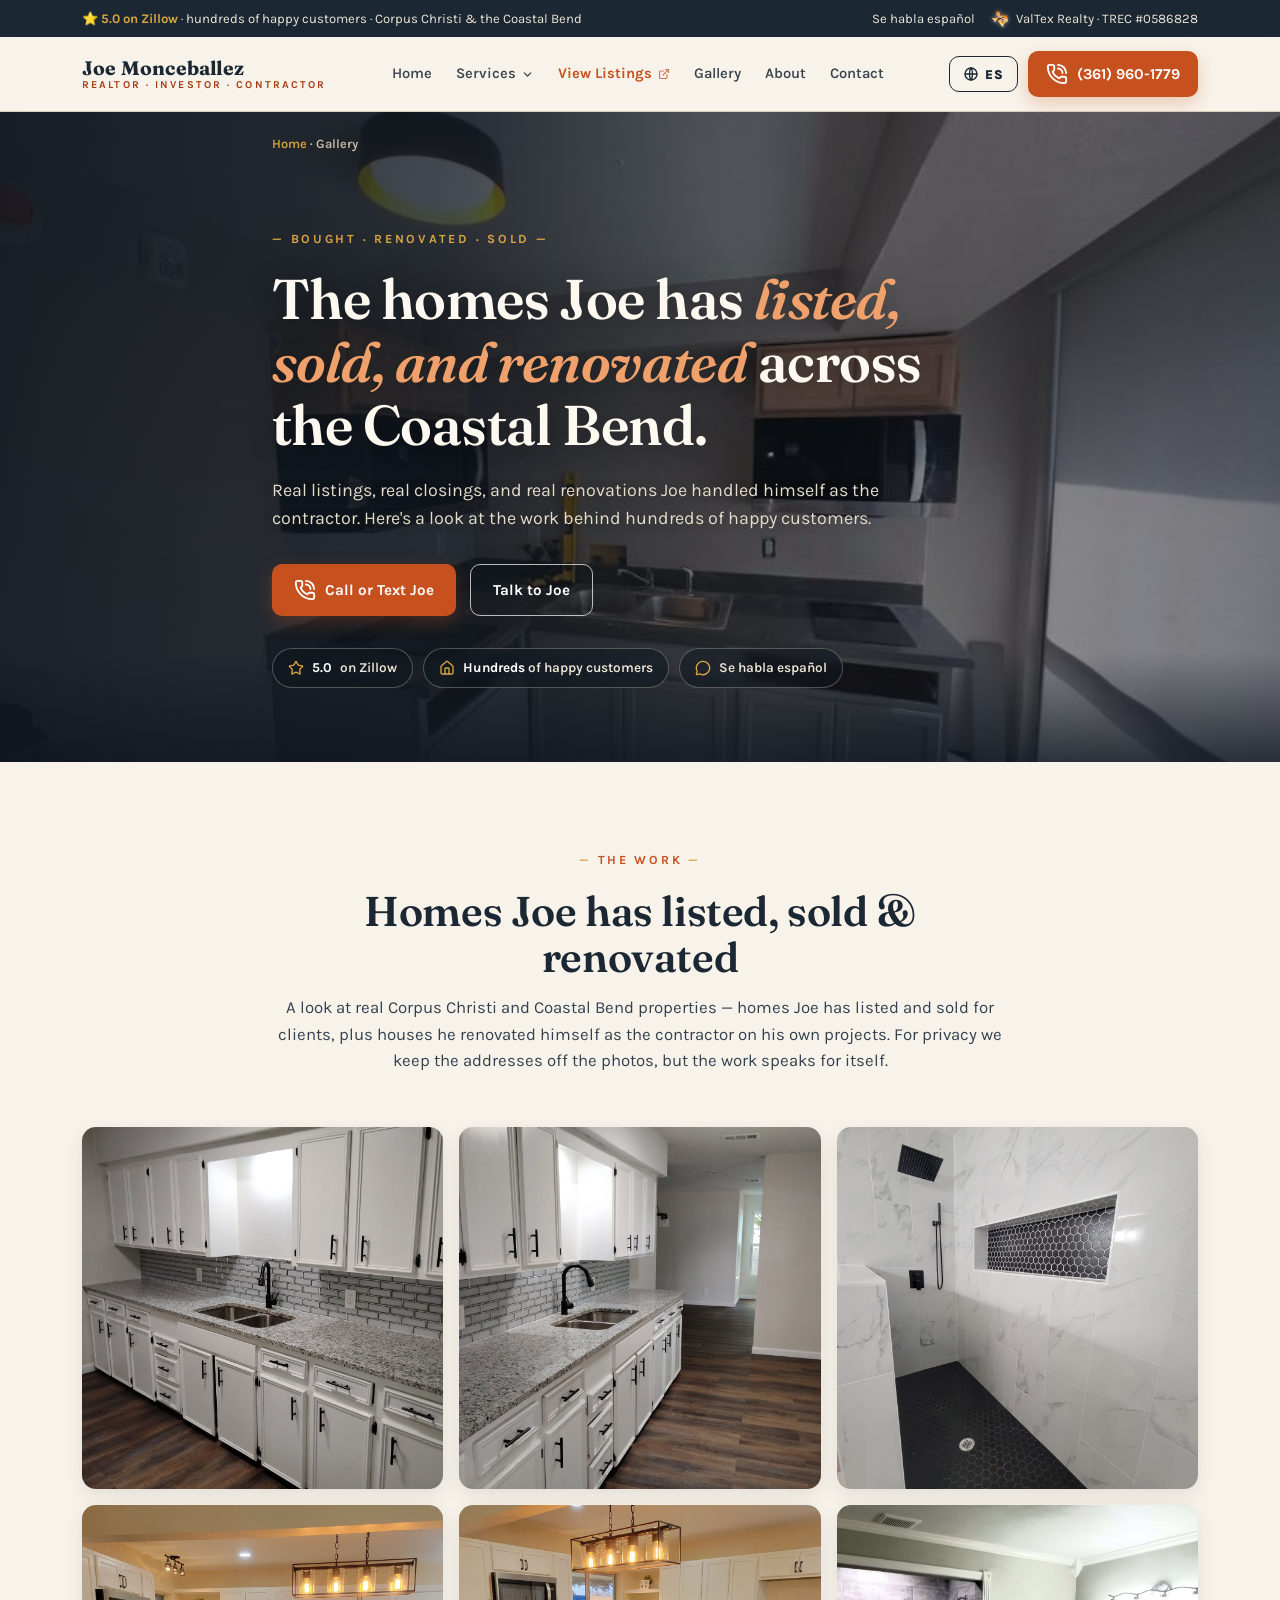
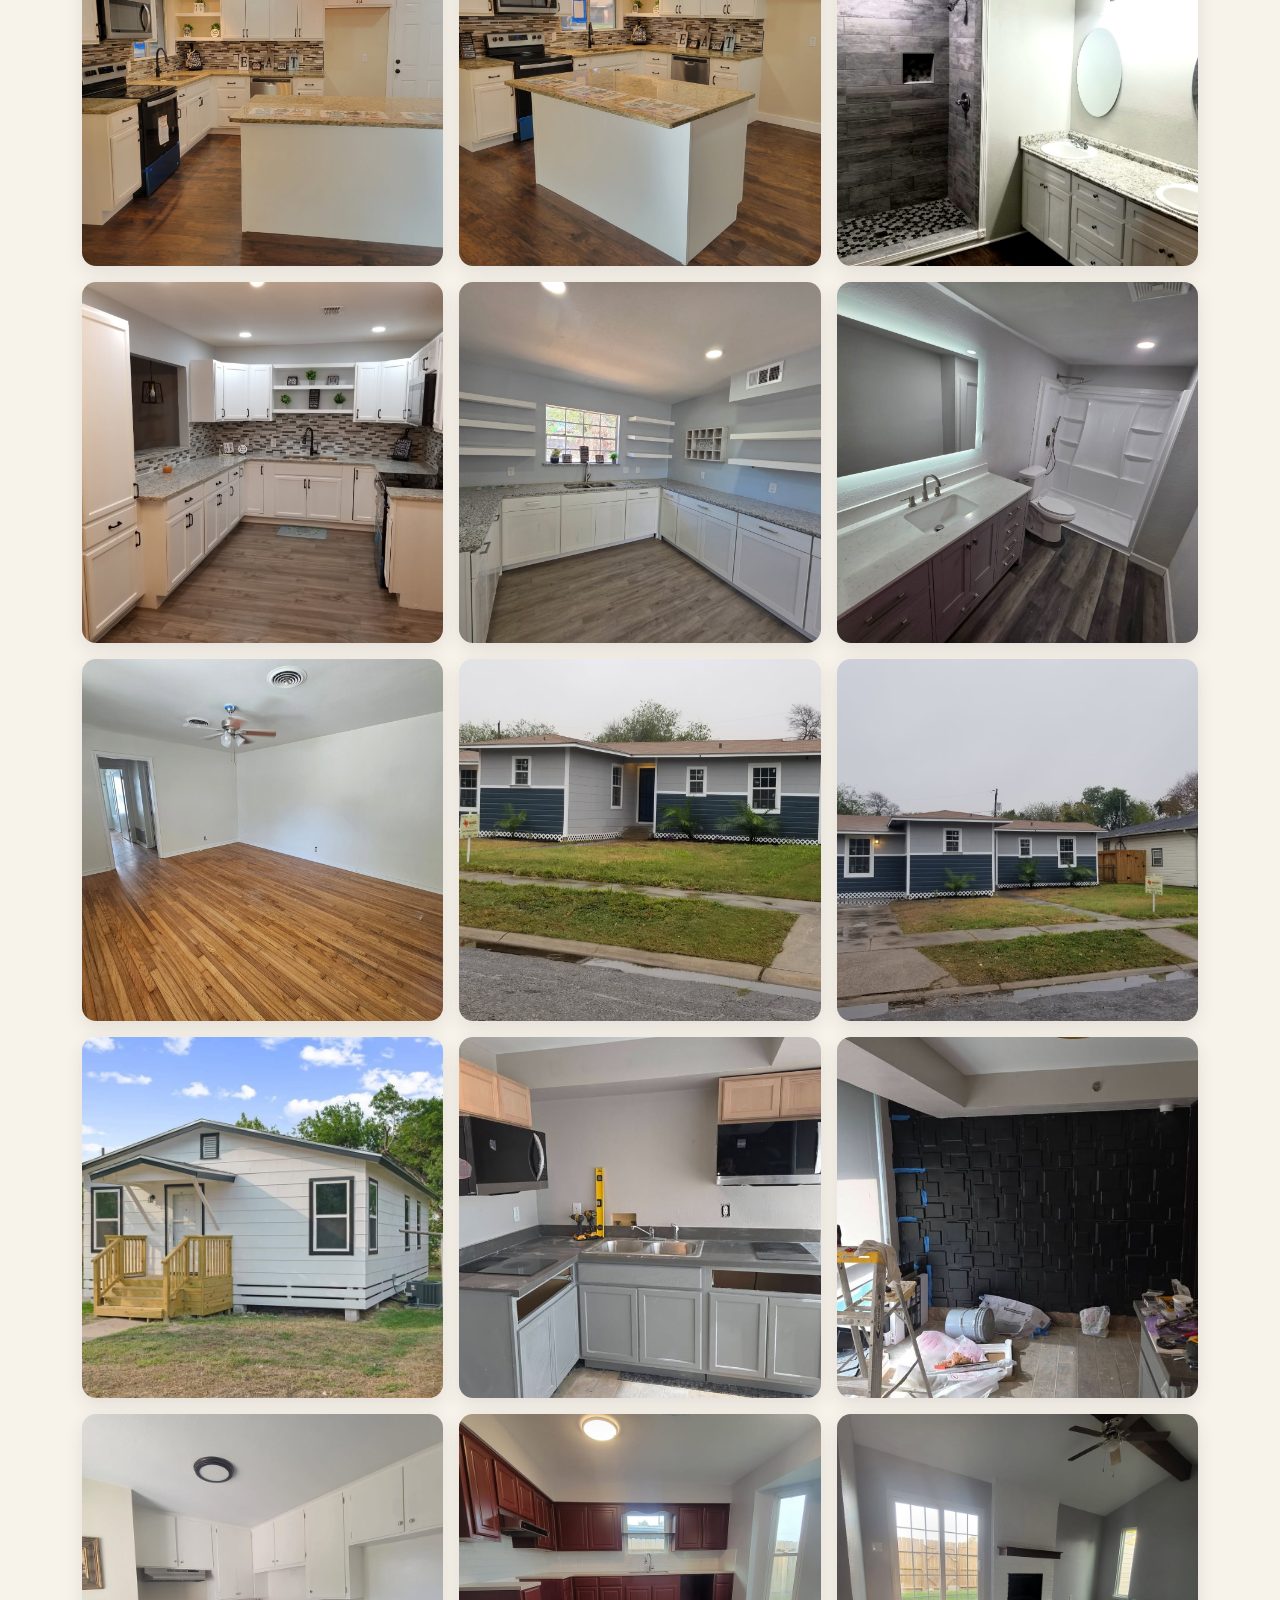
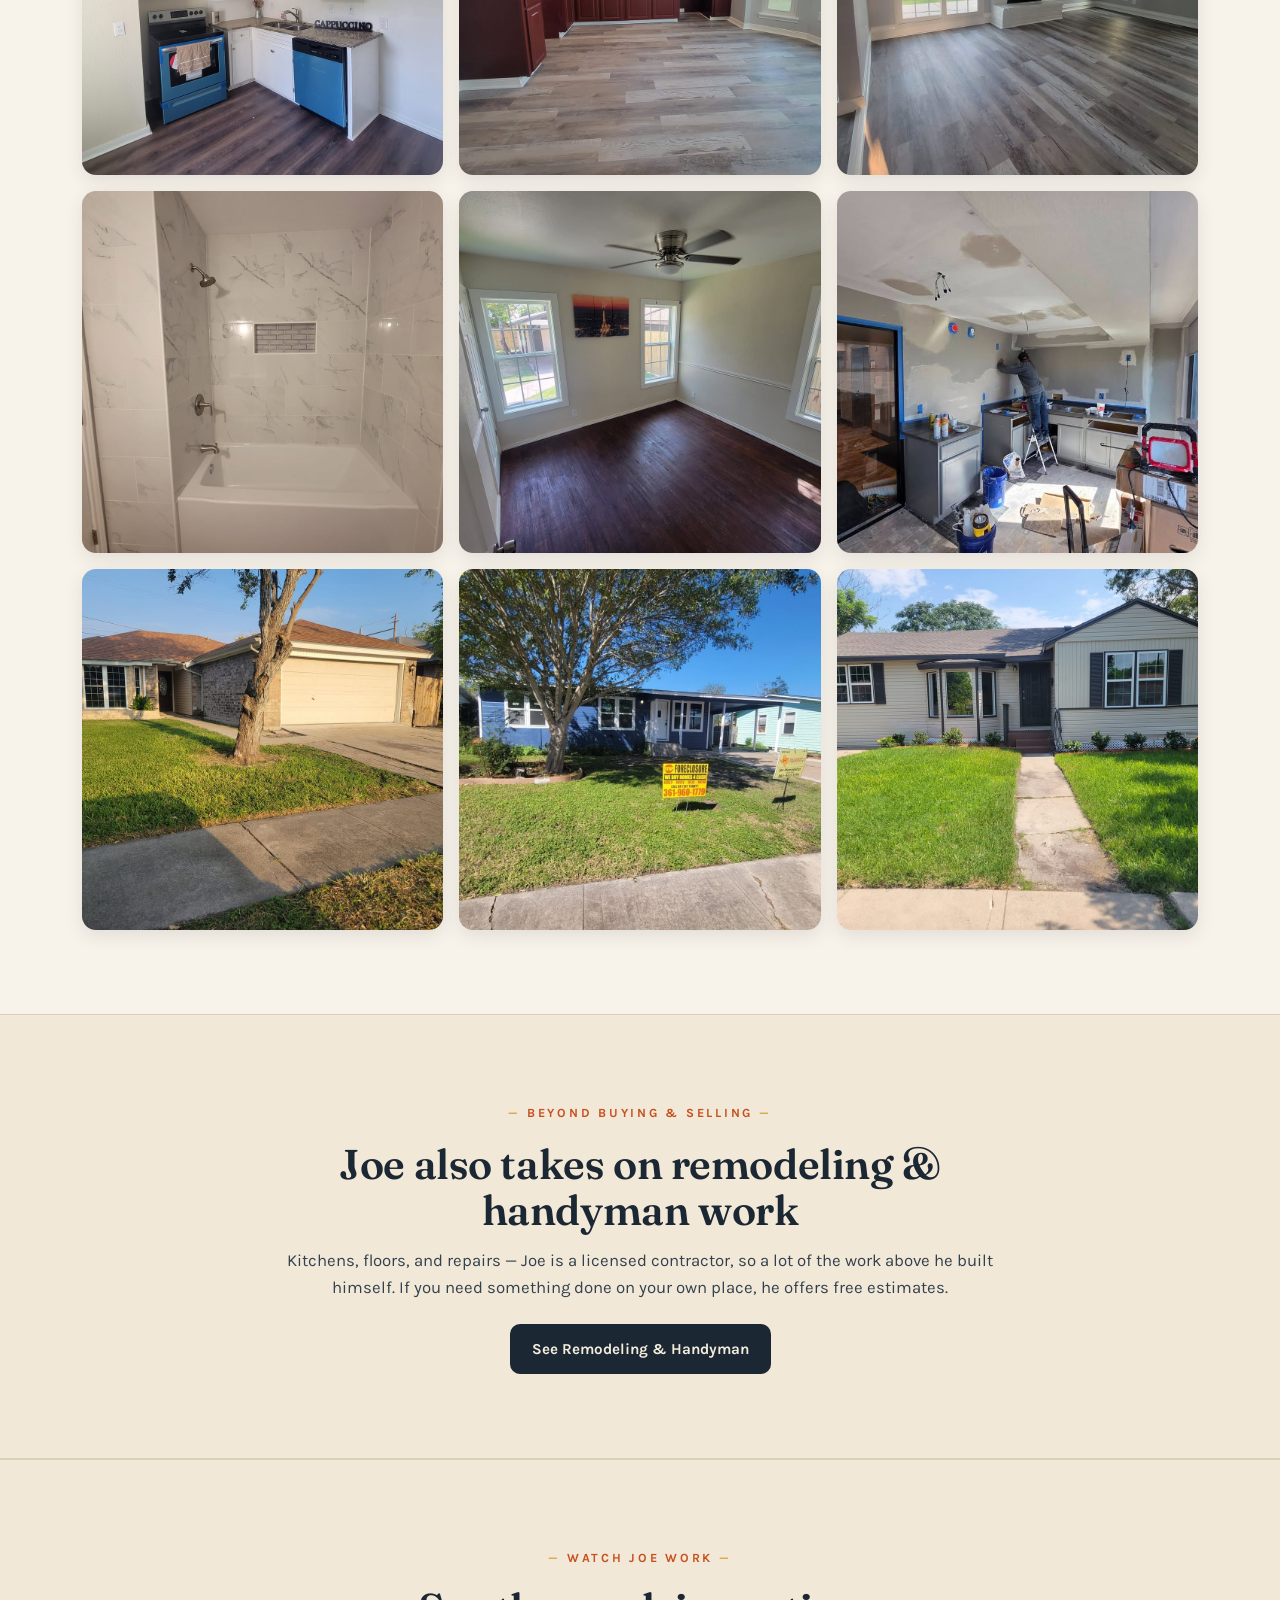
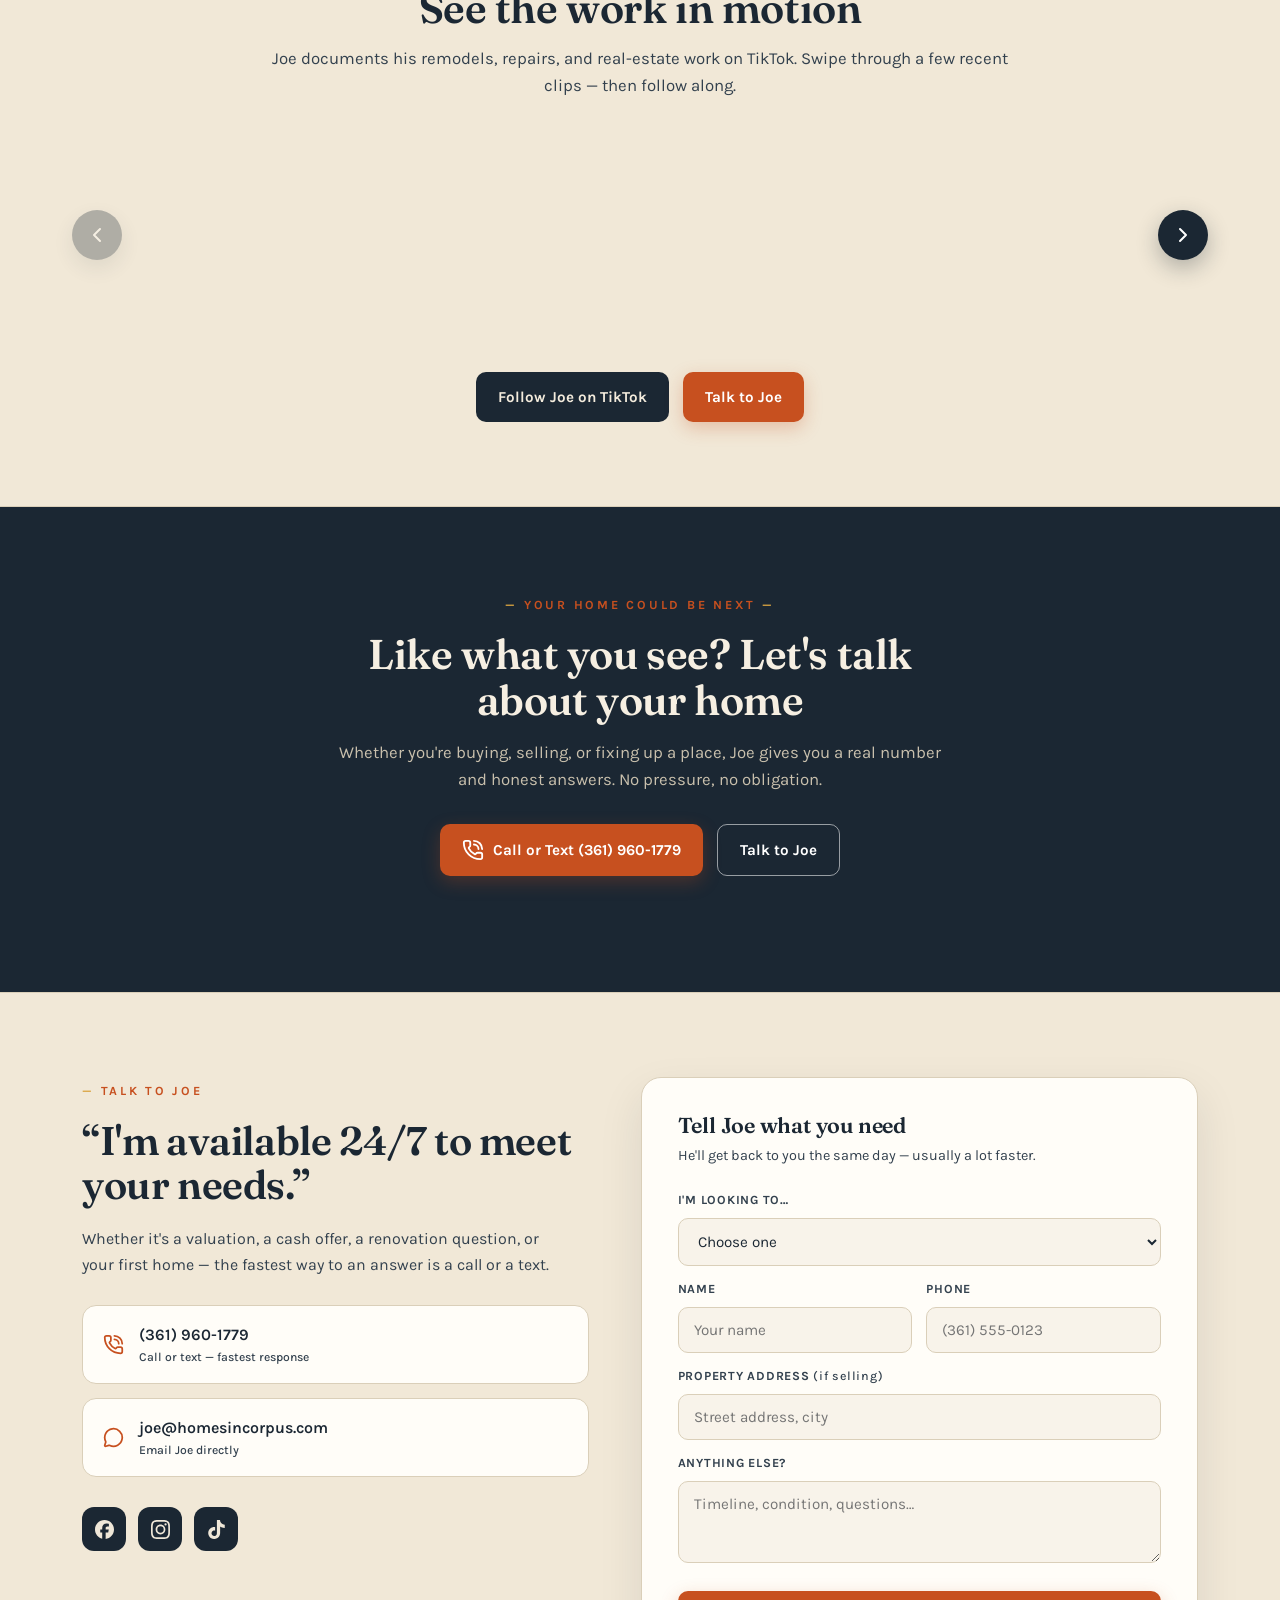
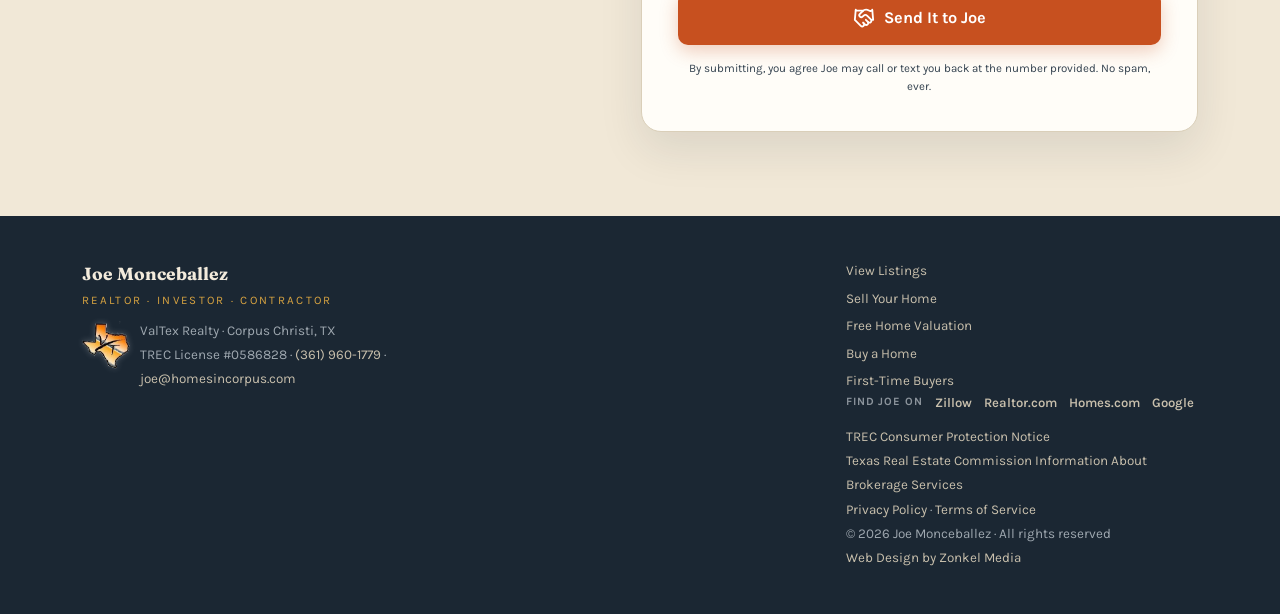
<file: gallery.html>
<!-- ============================================================
     Gallery / Portfolio — built from _shell-reference.html.
     Nav copied EXACTLY from the canonical shell.
     ============================================================ -->
<!DOCTYPE html>
<html lang="en">
<head>
<meta charset="UTF-8">
<meta name="viewport" content="width=device-width, initial-scale=1.0">
<!-- Google tag (gtag.js) -->
<script async src="https://www.googletagmanager.com/gtag/js?id=G-ZCC9LEDBKK"></script>
<script>
  window.dataLayer = window.dataLayer || [];
  function gtag(){dataLayer.push(arguments);}
  gtag('js', new Date());
  gtag('config', 'G-ZCC9LEDBKK');
  /* safe wrapper - never let a blocked tag break the page */
  window.zTrack = function(n, p){ try { gtag('event', n, p || {}); } catch(e){} };
  /* click-to-call is the primary CTA on this site, so measure it */
  document.addEventListener('click', function(e){
    var a = e.target && e.target.closest && e.target.closest('a[href^="tel:"]');
    if (a) window.zTrack('call_click', { link_url: a.getAttribute('href') });
  }, true);
</script>

<title>Gallery &mdash; Corpus Christi Homes &amp; Renovations by Joe Monceballez</title>
<meta name="description" content="See homes Joe Monceballez has listed, sold, and renovated across Corpus Christi & the Coastal Bend. Realtor, investor & contractor. (361) 960-1779.">
<link rel="canonical" href="https://homesincorpus.com/gallery.html">
<meta property="og:type" content="website">
<meta property="og:site_name" content="Joe Monceballez — Homes In Corpus">
<meta property="og:title" content="Gallery — Corpus Christi Homes &amp; Renovations by Joe Monceballez">
<meta property="og:description" content="See homes Joe Monceballez has listed, sold, and renovated across Corpus Christi & the Coastal Bend. Realtor, investor & contractor. (361) 960-1779.">
<meta property="og:url" content="https://homesincorpus.com/gallery.html">
<meta property="og:image" content="https://homesincorpus.com/assets/og-image.jpg">
<meta property="og:image:width" content="1200">
<meta property="og:image:height" content="630">
<meta property="og:locale" content="en_US">
<meta name="twitter:card" content="summary_large_image">
<link rel="preconnect" href="https://fonts.googleapis.com">
<link rel="preconnect" href="https://fonts.gstatic.com" crossorigin>
<link href="https://fonts.googleapis.com/css2?family=Fraunces:opsz,wght@9..144,400;9..144,500;9..144,600;9..144,700&family=Karla:wght@400;500;600;700&display=swap" rel="stylesheet">
<link rel="icon" href="favicon.ico" sizes="any">
<link rel="icon" type="image/png" sizes="32x32" href="assets/favicon-32x32.png">
<link rel="icon" type="image/png" sizes="16x16" href="assets/favicon-16x16.png">
<link rel="apple-touch-icon" href="assets/apple-touch-icon.png">
<link rel="manifest" href="site.webmanifest">
<meta name="theme-color" content="#1B2733">
<link rel="stylesheet" href="assets/site.css?v=20260912">
<script type="application/ld+json">
{
  "@context": "https://schema.org",
  "@type": "BreadcrumbList",
  "itemListElement": [
    {
      "@type": "ListItem",
      "position": 1,
      "name": "Home",
      "item": "https://homesincorpus.com/"
    },
    {
      "@type": "ListItem",
      "position": 2,
      "name": "Gallery",
      "item": "https://homesincorpus.com/gallery.html"
    }
  ]
}
</script>
</head>
<body>

<div class="topbar">
  <div class="wrap">
    <span data-i18n="tb1">⭐ <b>5.0 on Zillow</b> · hundreds of happy customers<span class="tb-tail"> · Corpus Christi &amp; the Coastal Bend</span></span>
    <div class="tb-right"><span data-i18n="tb2">Se habla español</span><span style="display:inline-flex;align-items:center;gap:7px"><img src="assets/valtex-logo.png" alt="ValTex Realty" style="height:18px;width:auto;filter:drop-shadow(0 0 2px rgba(255,255,255,.35))">ValTex Realty · TREC #0586828</span></div>
  </div>
</div>

<nav>
  <div class="nav-in">
    <a href="index.html" class="brand"><span class="b1">Joe Monceballez</span><span class="b2" data-i18n="brand2">Realtor · Investor · Contractor</span></a>
    <div class="nav-links">
      <a href="index.html" data-i18n="navHome">Home</a>
      <div class="has-sub">
        <a href="services.html" data-i18n="nav0">Services <svg class="icon caret" viewBox="0 0 24 24"><path d="m6 9 6 6 6-6"/></svg></a>
        <div class="submenu">
          <div class="sm-col">
            <div class="sm-h" data-i18n="smH1">Sell Your House</div>
            <a href="sell-your-home.html"><span data-i18n="sm1">Sell Your Home</span><small data-i18n="sm1s">Full-service listing, top dollar</small></a>
            <a href="home-valuation.html"><span data-i18n="sm2">Free Home Valuation</span><small data-i18n="sm2s">What's it worth today?</small></a>
            <a href="index.html#cash"><span data-i18n="sm3">Get a Cash Offer</span><small data-i18n="sm3s">As-is, close on your timeline</small></a>
            <a href="index.html#situations"><span data-i18n="sm4">Stop Foreclosure</span><small data-i18n="sm4s">Fast options, straight answers</small></a>
            <a href="index.html#situations"><span data-i18n="sm5">Sell an Inherited House</span><small data-i18n="sm5s">No cleanout, no repairs</small></a>
          </div>
          <div class="sm-col">
            <div class="sm-h" data-i18n="smH2">Buy</div>
            <a href="buy-a-home.html"><span data-i18n="sm6">Buy a Home</span><small data-i18n="sm6s">Joe's commission costs you $0</small></a>
            <a href="first-time-buyers.html"><span data-i18n="sm7">First-Time Buyers</span><small data-i18n="sm7s">Best lenders, zero pressure</small></a>
          </div>
          <div class="sm-col">
            <div class="sm-h" data-i18n="smH3">Invest &amp; Renovate</div>
            <a href="index.html#situations"><span data-i18n="sm8">Investment &amp; Wholesale</span><small data-i18n="sm8s">Deals for Joe's investor network</small></a>
            <a href="services.html#remodeling"><span data-i18n="sm9">Remodeling &amp; Handyman</span><small data-i18n="sm9s">Kitchens, floors, repairs — free estimates</small></a>
          </div>
          <div class="sm-foot">
            <div class="sm-cities">
              <span class="sm-city">Portland</span><span class="sm-city">Calallen</span><span class="sm-city">Flour Bluff</span><span class="sm-city">Robstown</span><span class="sm-city">Rockport</span><span class="sm-city">Ingleside</span>
            </div>
            <span class="sm-badge" data-i18n="smBadge">TALK TO JOE TODAY</span>
          </div>
        </div>
      </div>
      <a class="nav-listings" href="https://joemonceballez.cbmls.mlsmatrix.com/Matrix/Public/?L=1&amp;ap=PP-8" target="_blank" rel="noopener"><span data-i18n="navListings">View Listings</span><svg class="icon ext" viewBox="0 0 24 24"><path d="M15 3h6v6"/><path d="M10 14 21 3"/><path d="M18 13v6a2 2 0 0 1-2 2H5a2 2 0 0 1-2-2V8a2 2 0 0 1 2-2h6"/></svg></a>
      <a href="gallery.html" data-i18n="navGallery">Gallery</a>
      <a href="about.html" data-i18n="navAbout">About</a>
      <a href="contact.html" data-i18n="navContact">Contact</a>
    </div>
    <div class="nav-right">
      <button class="lang-btn" id="langBtn" onclick="toggleLang()">
        <svg class="icon" style="width:16px;height:16px" viewBox="0 0 24 24"><circle cx="12" cy="12" r="9"/><path d="M3 12h18M12 3c3 3.5 3 14.5 0 18M12 3c-3 3.5-3 14.5 0 18"/></svg>
        <span id="langLabel">ES</span><span class="vh"> — switch language / cambiar idioma</span>
      </button>
      <a class="btn btn-orange nav-cta" href="tel:3619601779">
        <svg class="icon" viewBox="0 0 24 24"><path d="M13 2a9 9 0 0 1 9 9"/><path d="M13 6a5 5 0 0 1 5 5"/><path d="M13.832 16.568a1 1 0 0 0 1.213-.303l.355-.465A2 2 0 0 1 17 15h3a2 2 0 0 1 2 2v3a2 2 0 0 1-2 2A18 18 0 0 1 2 4a2 2 0 0 1 2-2h3a2 2 0 0 1 2 2v3a2 2 0 0 1-.8 1.6l-.468.351a1 1 0 0 0-.292 1.233 14 14 0 0 0 6.392 6.384"/></svg>
        (361) 960-1779
      </a>
    </div>
  </div>
</nav>

<main>

<!-- ================= HERO ================= -->
<header class="hero subhero">
  <div class="hero-bg" style="background-image:linear-gradient(rgba(0,0,0,0),rgba(0,0,0,0)),url('assets/work-kitchen-after-wide.jpg')" role="img" aria-label="Renovated kitchen in Corpus Christi"></div>
  <div class="wrap">
    <div class="crumbs"><a href="index.html" data-i18n="crumbHome">Home</a> · <span data-i18n="crumbHere">Gallery</span></div>
    <div class="hero-grid">
      <div>
        <span class="eyebrow"><span class="dash">—</span> <span data-i18n="heroEyebrow">Bought · Renovated · Sold</span> <span class="dash">—</span></span>
        <h1 data-i18n="heroH1">The homes Joe has <em>listed, sold, and renovated</em> across the Coastal Bend.</h1>
        <p class="lead" data-i18n="heroLead">Real listings, real closings, and real renovations Joe handled himself as the contractor. Here's a look at the work behind hundreds of happy customers.</p>
        <div class="hero-ctas">
          <a class="btn btn-orange" href="tel:3619601779">
            <svg class="icon" viewBox="0 0 24 24"><path d="M13 2a9 9 0 0 1 9 9"/><path d="M13 6a5 5 0 0 1 5 5"/><path d="M13.832 16.568a1 1 0 0 0 1.213-.303l.355-.465A2 2 0 0 1 17 15h3a2 2 0 0 1 2 2v3a2 2 0 0 1-2 2A18 18 0 0 1 2 4a2 2 0 0 1 2-2h3a2 2 0 0 1 2 2v3a2 2 0 0 1-.8 1.6l-.468.351a1 1 0 0 0-.292 1.233 14 14 0 0 0 6.392 6.384"/></svg>
            <span data-i18n="heroCta1">Call or Text Joe</span>
          </a>
          <a class="btn btn-ghost-w" href="#contact"><span data-i18n="heroCta2">Talk to Joe</span></a>
        </div>
        <div class="chips">
          <span class="chip"><svg class="icon" viewBox="0 0 24 24"><path d="M11.525 2.295a.53.53 0 0 1 .95 0l2.31 4.679a2.123 2.123 0 0 0 1.595 1.16l5.166.756a.53.53 0 0 1 .294.904l-3.736 3.638a2.123 2.123 0 0 0-.611 1.878l.882 5.14a.53.53 0 0 1-.771.56l-4.618-2.428a2.122 2.122 0 0 0-1.973 0L6.396 21.01a.53.53 0 0 1-.77-.56l.881-5.139a2.122 2.122 0 0 0-.611-1.879L2.16 9.795a.53.53 0 0 1 .294-.906l5.165-.755a2.122 2.122 0 0 0 1.597-1.16z"/></svg><b>5.0</b> <span data-i18n="heroChip1">on Zillow</span></span>
          <span class="chip"><svg class="icon" viewBox="0 0 24 24"><path d="M15 21v-8a1 1 0 0 0-1-1h-4a1 1 0 0 0-1 1v8"/><path d="M3 10a2 2 0 0 1 .709-1.528l7-6a2 2 0 0 1 2.582 0l7 6A2 2 0 0 1 21 10v9a2 2 0 0 1-2 2H5a2 2 0 0 1-2-2z"/></svg><span data-i18n="heroChip2"><b>Hundreds</b> of happy customers</span></span>
          <span class="chip"><svg class="icon" viewBox="0 0 24 24"><path d="M2.992 16.342a2 2 0 0 1 .094 1.167l-1.065 3.29a1 1 0 0 0 1.236 1.168l3.413-.998a2 2 0 0 1 1.099.092 10 10 0 1 0-4.777-4.719"/></svg><span data-i18n="heroChip3">Se habla español</span></span>
        </div>
      </div>
    </div>
  </div>
</header>

<!-- ================= MAIN ================= -->

<!-- 1. Intro (real estate primary) -->
<section>
  <div class="wrap">
    <div class="center-head rv">
      <span class="eyebrow"><span class="dash">—</span> <span data-i18n="g1Eyebrow">The Work</span> <span class="dash">—</span></span>
      <h2 data-i18n="g1H2">Homes Joe has listed, sold &amp; renovated</h2>
      <p data-i18n="g1P">A look at real Corpus Christi and Coastal Bend properties — homes Joe has listed and sold for clients, plus houses he renovated himself as the contractor on his own projects. For privacy we keep the addresses off the photos, but the work speaks for itself.</p>
    </div>

    <!-- 2. Large gallery grid — lightbox auto-attaches to .gal-grid img -->
    <div class="gal-grid rv">
      <img src="assets/work-kitchen-granite.jpg" alt="Remodeled kitchen with white cabinets, granite countertops and glass subway tile backsplash" loading="lazy">
      <img src="assets/work-kitchen-granite-wide.jpg" alt="Remodeled galley kitchen opening to the living area, granite counters and new flooring" loading="lazy">
      <img src="assets/work-shower-marble.jpg" alt="Custom walk-in shower with marble-look tile, black hex floor and matte black fixtures" loading="lazy">
      <img src="assets/work-kitchen-island.jpg" alt="Remodeled kitchen with center island, granite counters and new lighting" loading="lazy">
      <img src="assets/work-kitchen-island-wide.jpg" alt="Wide view of remodeled kitchen with island and pendant lighting" loading="lazy">
      <img src="assets/work-bath-master.jpg" alt="Remodeled master bathroom with walk-in tile shower and double granite vanity" loading="lazy">
      <img src="assets/work-kitchen-gray.jpg" alt="Remodeled U-shaped kitchen with white cabinets and mosaic tile backsplash" loading="lazy">
      <img src="assets/work-kitchen-shelves.jpg" alt="Remodeled kitchen with white shaker cabinets, granite counters and custom open shelving" loading="lazy">
      <img src="assets/work-bath-led.jpg" alt="Remodeled bathroom with a backlit LED mirror, quartz vanity and new tub-shower surround" loading="lazy">
      <img src="assets/work-floors-oak.jpg" alt="Refinished original oak hardwood floors in a freshly painted Corpus Christi home" loading="lazy">
      <img src="assets/work-flip-blue.jpg" alt="Fully renovated Corpus Christi home with fresh two-tone siding and Joe's for-sale sign" loading="lazy">
      <img src="assets/work-flip-blue-2.jpg" alt="Street view of a renovated Corpus Christi home listed by Joe" loading="lazy">
      <img src="assets/work-flip-white.jpg" alt="Renovated cottage with fresh white siding and new front porch" loading="lazy">
      <img src="assets/work-kitchen-after.jpg" alt="Renovated kitchen — after" loading="lazy">
      <img src="assets/work-accent-wall.jpg" alt="Custom accent wall in a renovated living space" loading="lazy">
      <img src="assets/int-kitchen-white.jpg" alt="Bright white kitchen in a Coastal Bend home" loading="lazy">
      <img src="assets/int-kitchen-cherry.jpg" alt="Cherry-cabinet kitchen in a listed home" loading="lazy">
      <img src="assets/int-living.jpg" alt="Living room after renovation" loading="lazy">
      <img src="assets/int-bath.jpg" alt="Updated bathroom" loading="lazy">
      <img src="assets/int-room.jpg" alt="Interior room in a listed Corpus Christi home" loading="lazy">
      <img src="assets/work-during-drywall.jpg" alt="Renovation in progress — new drywall going up" loading="lazy">
      <img src="assets/house-brick.jpg" alt="Brick home listed and sold in Corpus Christi" loading="lazy">
      <img src="assets/house-blue.jpg" alt="Coastal Bend home listed by Joe" loading="lazy">
      <img src="assets/house-tan-2.jpg" alt="Corpus Christi home sold by Joe" loading="lazy">
    </div>
  </div>
</section>

<!-- 3. Secondary note — remodeling & handyman -->
<section style="background:var(--tan-2);border-top:1px solid var(--line);border-bottom:1px solid var(--line)">
  <div class="wrap">
    <div class="center-head rv" style="margin-bottom:0">
      <span class="eyebrow"><span class="dash">—</span> <span data-i18n="g2Eyebrow">Beyond Buying &amp; Selling</span> <span class="dash">—</span></span>
      <h2 data-i18n="g2H">Joe also takes on remodeling &amp; handyman work</h2>
      <p data-i18n="g2P">Kitchens, floors, and repairs — Joe is a licensed contractor, so a lot of the work above he built himself. If you need something done on your own place, he offers free estimates.</p>
      <p style="margin-top:22px"><a class="btn btn-ink" href="services.html#remodeling"><span data-i18n="g2Btn">See Remodeling &amp; Handyman</span></a></p>
    </div>
  </div>
</section>

<!-- TikTok videos -->
<section id="tiktok" style="background:var(--tan-2);border-top:1px solid var(--line);border-bottom:1px solid var(--line)">
  <div class="wrap">
    <div class="center-head rv">
      <span class="eyebrow"><span class="dash">—</span> <span data-i18n="ttEyebrow">Watch Joe Work</span> <span class="dash">—</span></span>
      <h2 data-i18n="ttH2">See the work in motion</h2>
      <p data-i18n="ttP">Joe documents his remodels, repairs, and real-estate work on TikTok. Swipe through a few recent clips — then follow along.</p>
    </div>
    <div class="tt-wrap rv">
      <button class="tt-arrow tt-prev" type="button" aria-label="Scroll left"><svg class="icon" viewBox="0 0 24 24"><path d="m15 18-6-6 6-6"/></svg></button>
      <div class="tt-strip">
      <blockquote class="tiktok-embed" cite="https://www.tiktok.com/@joemonceballez/video/7650665056157371678" data-video-id="7650665056157371678" style="max-width:325px;min-width:300px"><section></section></blockquote>
      <blockquote class="tiktok-embed" cite="https://www.tiktok.com/@joemonceballez/video/7667411975365774622" data-video-id="7667411975365774622" style="max-width:325px;min-width:300px"><section></section></blockquote>
      <blockquote class="tiktok-embed" cite="https://www.tiktok.com/@joemonceballez/video/7667083806901292319" data-video-id="7667083806901292319" style="max-width:325px;min-width:300px"><section></section></blockquote>
      <blockquote class="tiktok-embed" cite="https://www.tiktok.com/@joemonceballez/video/7664226727383534878" data-video-id="7664226727383534878" style="max-width:325px;min-width:300px"><section></section></blockquote>
      <blockquote class="tiktok-embed" cite="https://www.tiktok.com/@joemonceballez/video/7663965919797890335" data-video-id="7663965919797890335" style="max-width:325px;min-width:300px"><section></section></blockquote>
      <blockquote class="tiktok-embed" cite="https://www.tiktok.com/@joemonceballez/video/7657380663506652446" data-video-id="7657380663506652446" style="max-width:325px;min-width:300px"><section></section></blockquote>
      <blockquote class="tiktok-embed" cite="https://www.tiktok.com/@joemonceballez/video/7656966455749004574" data-video-id="7656966455749004574" style="max-width:325px;min-width:300px"><section></section></blockquote>
      <blockquote class="tiktok-embed" cite="https://www.tiktok.com/@joemonceballez/video/7654786006171782430" data-video-id="7654786006171782430" style="max-width:325px;min-width:300px"><section></section></blockquote>
      </div>
      <button class="tt-arrow tt-next" type="button" aria-label="Scroll right"><svg class="icon" viewBox="0 0 24 24"><path d="m9 18 6-6-6-6"/></svg></button>
    </div>
    <div class="mls-actions" style="margin-top:26px">
      <a class="btn btn-ink" href="https://www.tiktok.com/@joemonceballez" target="_blank" rel="noopener" data-i18n="ttBtn">Follow Joe on TikTok</a>
      <a class="btn btn-orange" href="#contact" data-i18n="ttBtn2">Talk to Joe</a>
    </div>
  </div>
</section>

<!-- 4. CTA band -->
<section class="ctaband rv">
  <div class="wrap">
    <span class="eyebrow"><span class="dash">—</span> <span data-i18n="cbEyebrow">Your Home Could Be Next</span> <span class="dash">—</span></span>
    <h2 data-i18n="cbH2">Like what you see? Let's talk about your home</h2>
    <p data-i18n="cbP">Whether you're buying, selling, or fixing up a place, Joe gives you a real number and honest answers. No pressure, no obligation.</p>
    <div class="hero-ctas">
      <a class="btn btn-orange" href="tel:3619601779">
        <svg class="icon" viewBox="0 0 24 24"><path d="M13 2a9 9 0 0 1 9 9"/><path d="M13 6a5 5 0 0 1 5 5"/><path d="M13.832 16.568a1 1 0 0 0 1.213-.303l.355-.465A2 2 0 0 1 17 15h3a2 2 0 0 1 2 2v3a2 2 0 0 1-2 2A18 18 0 0 1 2 4a2 2 0 0 1 2-2h3a2 2 0 0 1 2 2v3a2 2 0 0 1-.8 1.6l-.468.351a1 1 0 0 0-.292 1.233 14 14 0 0 0 6.392 6.384"/></svg>
        <span data-i18n="cbCta1">Call or Text (361) 960-1779</span>
      </a>
      <a class="btn btn-ghost-w" href="#contact"><span data-i18n="cbCta2">Talk to Joe</span></a>
    </div>
  </div>
</section>

<!-- ================= CONTACT ================= -->
<section class="contact" id="contact">
  <div class="wrap c-grid">
    <div class="c-left rv">
      <span class="eyebrow"><span class="dash">—</span> <span data-i18n="ctEyebrow">Talk To Joe</span></span>
      <h2 data-i18n="ctH2">“I'm available 24/7 to meet your needs.”</h2>
      <p data-i18n="ctP">Whether it's a valuation, a cash offer, a renovation question, or your first home — the fastest way to an answer is a call or a text.</p>
      <div class="c-rows">
        <a class="c-row" href="tel:3619601779"><svg class="icon" viewBox="0 0 24 24"><path d="M13 2a9 9 0 0 1 9 9"/><path d="M13 6a5 5 0 0 1 5 5"/><path d="M13.832 16.568a1 1 0 0 0 1.213-.303l.355-.465A2 2 0 0 1 17 15h3a2 2 0 0 1 2 2v3a2 2 0 0 1-2 2A18 18 0 0 1 2 4a2 2 0 0 1 2-2h3a2 2 0 0 1 2 2v3a2 2 0 0 1-.8 1.6l-.468.351a1 1 0 0 0-.292 1.233 14 14 0 0 0 6.392 6.384"/></svg><span>(361) 960-1779<small data-i18n="ctRow1">Call or text — fastest response</small></span></a>
        <a class="c-row" href="mailto:joe@homesincorpus.com"><svg class="icon" viewBox="0 0 24 24"><path d="M2.992 16.342a2 2 0 0 1 .094 1.167l-1.065 3.29a1 1 0 0 0 1.236 1.168l3.413-.998a2 2 0 0 1 1.099.092 10 10 0 1 0-4.777-4.719"/></svg><span>joe@homesincorpus.com<small data-i18n="ctRow2">Email Joe directly</small></span></a>
      </div>
      <div class="socials">
        <a class="soc" href="https://www.facebook.com/JOECORPUSCHRISTIREALTOR/" target="_blank" rel="noopener" aria-label="Facebook"><svg viewBox="0 0 24 24"><path d="M9.101 23.691v-7.98H6.627v-3.667h2.474v-1.58c0-4.085 1.848-5.978 5.858-5.978.401 0 .955.042 1.468.103a8.68 8.68 0 0 1 1.141.195v3.325a8.623 8.623 0 0 0-.653-.036 26.805 26.805 0 0 0-.733-.009c-.707 0-1.259.096-1.675.309a1.686 1.686 0 0 0-.679.622c-.258.42-.374.995-.374 1.752v1.297h3.919l-.386 2.103-.287 1.564h-3.246v8.245C19.396 23.238 24 18.179 24 12.044c0-6.627-5.373-12-12-12s-12 5.373-12 12c0 5.628 3.874 10.35 9.101 11.647Z"/></svg></a>
        <a class="soc" href="https://www.instagram.com/joemonceballez/" target="_blank" rel="noopener" aria-label="Instagram"><svg viewBox="0 0 24 24"><path d="M7.0301.084c-1.2768.0602-2.1487.264-2.911.5634-.7888.3075-1.4575.72-2.1228 1.3877-.6652.6677-1.075 1.3368-1.3802 2.127-.2954.7638-.4956 1.6365-.552 2.914-.0564 1.2775-.0689 1.6882-.0626 4.947.0062 3.2586.0206 3.6671.0825 4.9473.061 1.2765.264 2.1482.5635 2.9107.308.7889.72 1.4573 1.388 2.1228.6679.6655 1.3365 1.0743 2.1285 1.38.7632.295 1.6361.4961 2.9134.552 1.2773.056 1.6884.069 4.9462.0627 3.2578-.0062 3.668-.0207 4.9478-.0814 1.28-.0607 2.147-.2652 2.9098-.5633.7889-.3086 1.4578-.72 2.1228-1.3881.665-.6682 1.0745-1.3378 1.3795-2.1284.2957-.7632.4966-1.636.552-2.9124.056-1.2809.0692-1.6898.063-4.948-.0063-3.2583-.021-3.6668-.0817-4.9465-.0607-1.2797-.264-2.1487-.5633-2.9117-.3084-.7889-.72-1.4568-1.3876-2.1228C21.2982 1.33 20.628.9208 19.8378.6165 19.074.321 18.2017.1197 16.9244.0645 15.6471.0093 15.236-.005 11.977.0014 8.718.0076 8.31.0215 7.0301.0839m.1402 21.6932c-1.17-.0509-1.8053-.2453-2.2287-.408-.5606-.216-.96-.4771-1.3819-.895-.422-.4178-.6811-.8186-.9-1.378-.1644-.4234-.3624-1.058-.4171-2.228-.0595-1.2645-.072-1.6442-.079-4.848-.007-3.2037.0053-3.583.0607-4.848.05-1.169.2456-1.805.408-2.2282.216-.5613.4762-.96.895-1.3816.4188-.4217.8184-.6814 1.3783-.9003.423-.1651 1.0575-.3614 2.227-.4171 1.2655-.06 1.6447-.072 4.848-.079 3.2033-.007 3.5835.005 4.8495.0608 1.169.0508 1.8053.2445 2.228.408.5608.216.96.4754 1.3816.895.4217.4194.6816.8176.9005 1.3787.1653.4217.3617 1.056.4169 2.2263.0602 1.2655.0739 1.645.0796 4.848.0058 3.203-.0055 3.5834-.061 4.848-.051 1.17-.245 1.8055-.408 2.2294-.216.5604-.4763.96-.8954 1.3814-.419.4215-.8181.6811-1.3783.9-.4224.1649-1.0577.3617-2.2262.4174-1.2656.0595-1.6448.072-4.8493.079-3.2045.007-3.5825-.006-4.848-.0608M16.953 5.5864A1.44 1.44 0 1 0 18.39 4.144a1.44 1.44 0 0 0-1.437 1.4424M5.8385 12.012c.0067 3.4032 2.7706 6.1557 6.173 6.1493 3.4026-.0065 6.157-2.7701 6.1506-6.1733-.0065-3.4032-2.771-6.1565-6.174-6.1498-3.403.0067-6.156 2.771-6.1496 6.1738M8 12.0077a4 4 0 1 1 4.008 3.9921A3.9996 3.9996 0 0 1 8 12.0077"/></svg></a>
        <a class="soc" href="https://www.tiktok.com/@joemonceballez" target="_blank" rel="noopener" aria-label="TikTok"><svg viewBox="0 0 24 24"><path d="M12.525.02c1.31-.02 2.61-.01 3.91-.02.08 1.53.63 3.09 1.75 4.17 1.12 1.11 2.7 1.62 4.24 1.79v4.03c-1.44-.05-2.89-.35-4.2-.97-.57-.26-1.1-.59-1.62-.93-.01 2.92.01 5.84-.02 8.75-.08 1.4-.54 2.79-1.35 3.94-1.31 1.92-3.58 3.17-5.91 3.21-1.43.08-2.86-.31-4.08-1.03-2.02-1.19-3.44-3.37-3.65-5.71-.02-.5-.03-1-.01-1.49.18-1.9 1.12-3.72 2.58-4.96 1.66-1.44 3.98-2.13 6.15-1.72.02 1.48-.04 2.96-.04 4.44-.99-.32-2.15-.23-3.02.37-.63.41-1.11 1.04-1.36 1.75-.21.51-.15 1.07-.14 1.61.24 1.64 1.82 3.02 3.5 2.87 1.12-.01 2.19-.66 2.77-1.61.19-.33.4-.67.41-1.06.1-1.79.06-3.57.07-5.36.01-4.03-.01-8.05.02-12.07z"/></svg></a>
      </div>
    </div>
    <form class="lead-form rv" name="lead" method="POST" data-netlify="true" data-netlify-honeypot="_honey">
      <input type="hidden" name="form-name" value="lead">
      <input type="hidden" name="Source page" value="Gallery page">
      <input type="text" name="_honey" class="hp" tabindex="-1" autocomplete="off" aria-hidden="true">
      <h3 data-i18n="fH">Tell Joe what you need</h3>
      <p class="f-sub" data-i18n="fSub">He'll get back to you the same day — usually a lot faster.</p>
      <div class="f-field">
        <label data-i18n="fL1" for="fSelect">I'm looking to…</label>
        <select required name="Looking to" id="fSelect">
          <option value="" data-i18n="fO0">Choose one</option>
          <option data-i18n="fO1">Sell my home (list it)</option>
          <option data-i18n="fO2">Get a cash offer on my house</option>
          <option data-i18n="fO3">Buy a home</option>
          <option data-i18n="fO5">Talk investing / wholesale deals</option>
        </select>
      </div>
      <div class="f-row">
        <div class="f-field"><label data-i18n="fL2" for="fName">Name</label><input type="text" id="fName" name="Name" data-ph="phName" placeholder="Your name" required></div>
        <div class="f-field"><label data-i18n="fL3" for="fPhone">Phone</label><input type="tel" id="fPhone" name="Phone" placeholder="(361) 555-0123" required></div>
      </div>
      <div class="f-field"><label for="fAddr"><span data-i18n="fL4">Property address</span> <span style="text-transform:none;font-weight:500" data-i18n="fL4b">(if selling)</span></label><input type="text" id="fAddr" name="Property address" data-ph="phAddr" placeholder="Street address, city"></div>
      <div class="f-field"><label data-i18n="fL5" for="fMsg">Anything else?</label><textarea rows="3" id="fMsg" name="Message" data-ph="phMsg" placeholder="Timeline, condition, questions…"></textarea></div>
      <button class="btn btn-orange" type="submit">
        <svg class="icon" viewBox="0 0 24 24"><path d="m11 17 2 2a1 1 0 1 0 3-3"/><path d="m14 14 2.5 2.5a1 1 0 1 0 3-3l-3.88-3.88a3 3 0 0 0-4.24 0l-.88.88a1 1 0 1 1-3-3l2.81-2.81a5.79 5.79 0 0 1 7.06-.87l.47.28a2 2 0 0 0 1.42.25L21 4"/><path d="m21 3 1 11h-2"/><path d="M3 3 2 14l6.5 6.5a1 1 0 1 0 3-3"/><path d="M3 4h8"/></svg>
        <span data-i18n="fBtn">Send It to Joe</span>
      </button>
      <p class="f-fine" data-i18n="fFine">By submitting, you agree Joe may call or text you back at the number provided. No spam, ever.</p>
    </form>
  </div>
</section>

</main>

<footer>
  <div class="wrap foot">
    <div class="fcol">
      <div class="fb1">Joe Monceballez</div>
      <div class="fb2" data-i18n="ftRole">Realtor · Investor · Contractor</div>
      <p class="legal" style="display:flex;align-items:flex-start;gap:10px"><img src="assets/valtex-logo.png" alt="ValTex Realty" style="height:48px;width:auto;margin-top:2px;filter:drop-shadow(0 0 3px rgba(255,255,255,.25))"><span>ValTex Realty · Corpus Christi, TX<br>TREC License #0586828 · <a href="tel:3619601779">(361) 960-1779</a> · <a href="mailto:joe@homesincorpus.com">joe@homesincorpus.com</a></span></p>
    </div>
    <div class="fcol">
      <div class="flinks">
        <a href="https://joemonceballez.cbmls.mlsmatrix.com/Matrix/Public/?L=1&amp;ap=PP-8" target="_blank" rel="noopener">View Listings</a>
        <a href="sell-your-home.html">Sell Your Home</a>
        <a href="home-valuation.html">Free Home Valuation</a>
        <a href="buy-a-home.html">Buy a Home</a>
        <a href="first-time-buyers.html">First-Time Buyers</a>
      </div>
      <div class="fprofiles">
        <span data-i18n="fProfiles">Find Joe on</span>
        <a href="https://www.zillow.com/profile/monceballezjoe" target="_blank" rel="noopener">Zillow</a>
        <a href="https://www.realtor.com/realestateagents/5cdb2adae9a9330012a9c0d1" target="_blank" rel="noopener">Realtor.com</a>
        <a href="https://www.homes.com/real-estate-agents/joe-monceballez/pslh1zs/" target="_blank" rel="noopener">Homes.com</a>
        <a href="https://www.google.com/maps/place/Joe+Monceballez+-+Corpus+Christi+Realtor/@27.329776,-97.3581427,9z/data=!3m1!4b1!4m6!3m5!1s0x8668f5826998bba7:0xeb568253df2bb38!8m2!3d27.329776!4d-97.3581427!16s%2Fg%2F11j6yjxjnk" target="_blank" rel="noopener">Google</a>
      </div>
      <p class="legal"><a href="https://www.trec.texas.gov/forms/consumer-protection-notice" target="_blank" rel="noopener">TREC Consumer Protection Notice</a><br><a href="https://www.trec.texas.gov/" target="_blank" rel="noopener">Texas Real Estate Commission Information About Brokerage Services</a><br><a href="privacy-policy.html">Privacy Policy</a> · <a href="terms-of-service.html">Terms of Service</a><br>© 2026 Joe Monceballez · All rights reserved<br><a href="https://zonkelmedia.com" target="_blank" rel="noopener">Web Design by Zonkel Media</a></p>
    </div>
  </div>
</footer>

<div class="callbar">
  <a class="cb-call" href="tel:3619601779"><svg class="icon" viewBox="0 0 24 24"><path d="M13 2a9 9 0 0 1 9 9"/><path d="M13 6a5 5 0 0 1 5 5"/><path d="M13.832 16.568a1 1 0 0 0 1.213-.303l.355-.465A2 2 0 0 1 17 15h3a2 2 0 0 1 2 2v3a2 2 0 0 1-2 2A18 18 0 0 1 2 4a2 2 0 0 1 2-2h3a2 2 0 0 1 2 2v3a2 2 0 0 1-.8 1.6l-.468.351a1 1 0 0 0-.292 1.233 14 14 0 0 0 6.392 6.384"/></svg><span data-i18n="cbCall">Call Joe</span></a>
  <a class="cb-text" href="sms:3619601779"><svg class="icon" viewBox="0 0 24 24"><path d="M2.992 16.342a2 2 0 0 1 .094 1.167l-1.065 3.29a1 1 0 0 0 1.236 1.168l3.413-.998a2 2 0 0 1 1.099.092 10 10 0 1 0-4.777-4.719"/></svg><span data-i18n="cbText">Text Joe</span></a>
</div>

<!-- Page-specific Spanish strings (chrome ES is built into site.js). -->
<script>
  window.PAGE_ES = {
    ttEyebrow:'Mira a Joe Trabajar',
    ttH2:'El trabajo en movimiento',
    ttP:'Joe documenta sus remodelaciones, reparaciones y trabajo de bienes raíces en TikTok. Desliza para ver algunos clips recientes — y síguelo.',
    ttBtn:'Sigue a Joe en TikTok', ttBtn2:'Habla con Joe',
    crumbHome:'Inicio',
    crumbHere:'Galería',
    heroEyebrow:'Comprada · Renovada · Vendida',
    heroH1:'Las casas que Joe ha <em>listado, vendido y renovado</em> por todo el Coastal Bend.',
    heroLead:'Listados reales, cierres reales y renovaciones reales que Joe hizo él mismo como contratista. Aquí tienes un vistazo al trabajo detrás de cientos de clientes satisfechos.',
    heroCta1:'Llama o Textea a Joe',
    heroCta2:'Habla con Joe',
    heroChip1:'en Zillow',
    heroChip2:'<b>Cientos</b> de clientes satisfechos',
    heroChip3:'Se habla español',

    g1Eyebrow:'El Trabajo',
    g1H2:'Casas que Joe ha listado, vendido y renovado',
    g1P:'Un vistazo a propiedades reales de Corpus Christi y el Coastal Bend — casas que Joe ha listado y vendido para sus clientes, además de casas que él mismo renovó como contratista en sus propios proyectos. Por privacidad no ponemos las direcciones en las fotos, pero el trabajo habla por sí solo.',

    g2Eyebrow:'Más Que Comprar y Vender',
    g2H:'Joe también hace remodelaciones y trabajo de handyman',
    g2P:'Cocinas, pisos y reparaciones — Joe es contratista con licencia, así que buena parte del trabajo de arriba lo hizo él mismo. Si necesitas algo en tu propia casa, ofrece estimados gratis.',
    g2Btn:'Ver Remodelación y Handyman',

    cbEyebrow:'Tu Casa Podría Ser la Siguiente',
    cbH2:'¿Te gusta lo que ves? Hablemos de tu casa',
    cbP:'Ya sea que estés comprando, vendiendo o arreglando una casa, Joe te da un número real y respuestas honestas. Sin presión, sin compromiso.',
    cbCta1:'Llama o Textea al (361) 960-1779',
    cbCta2:'Habla con Joe'
  };
  window.PAGE_ES_PH = {};
</script>
<script async src="https://www.tiktok.com/embed.js"></script>
<script src="assets/site.js?v=20260912"></script>
</body>
</html>
</file>
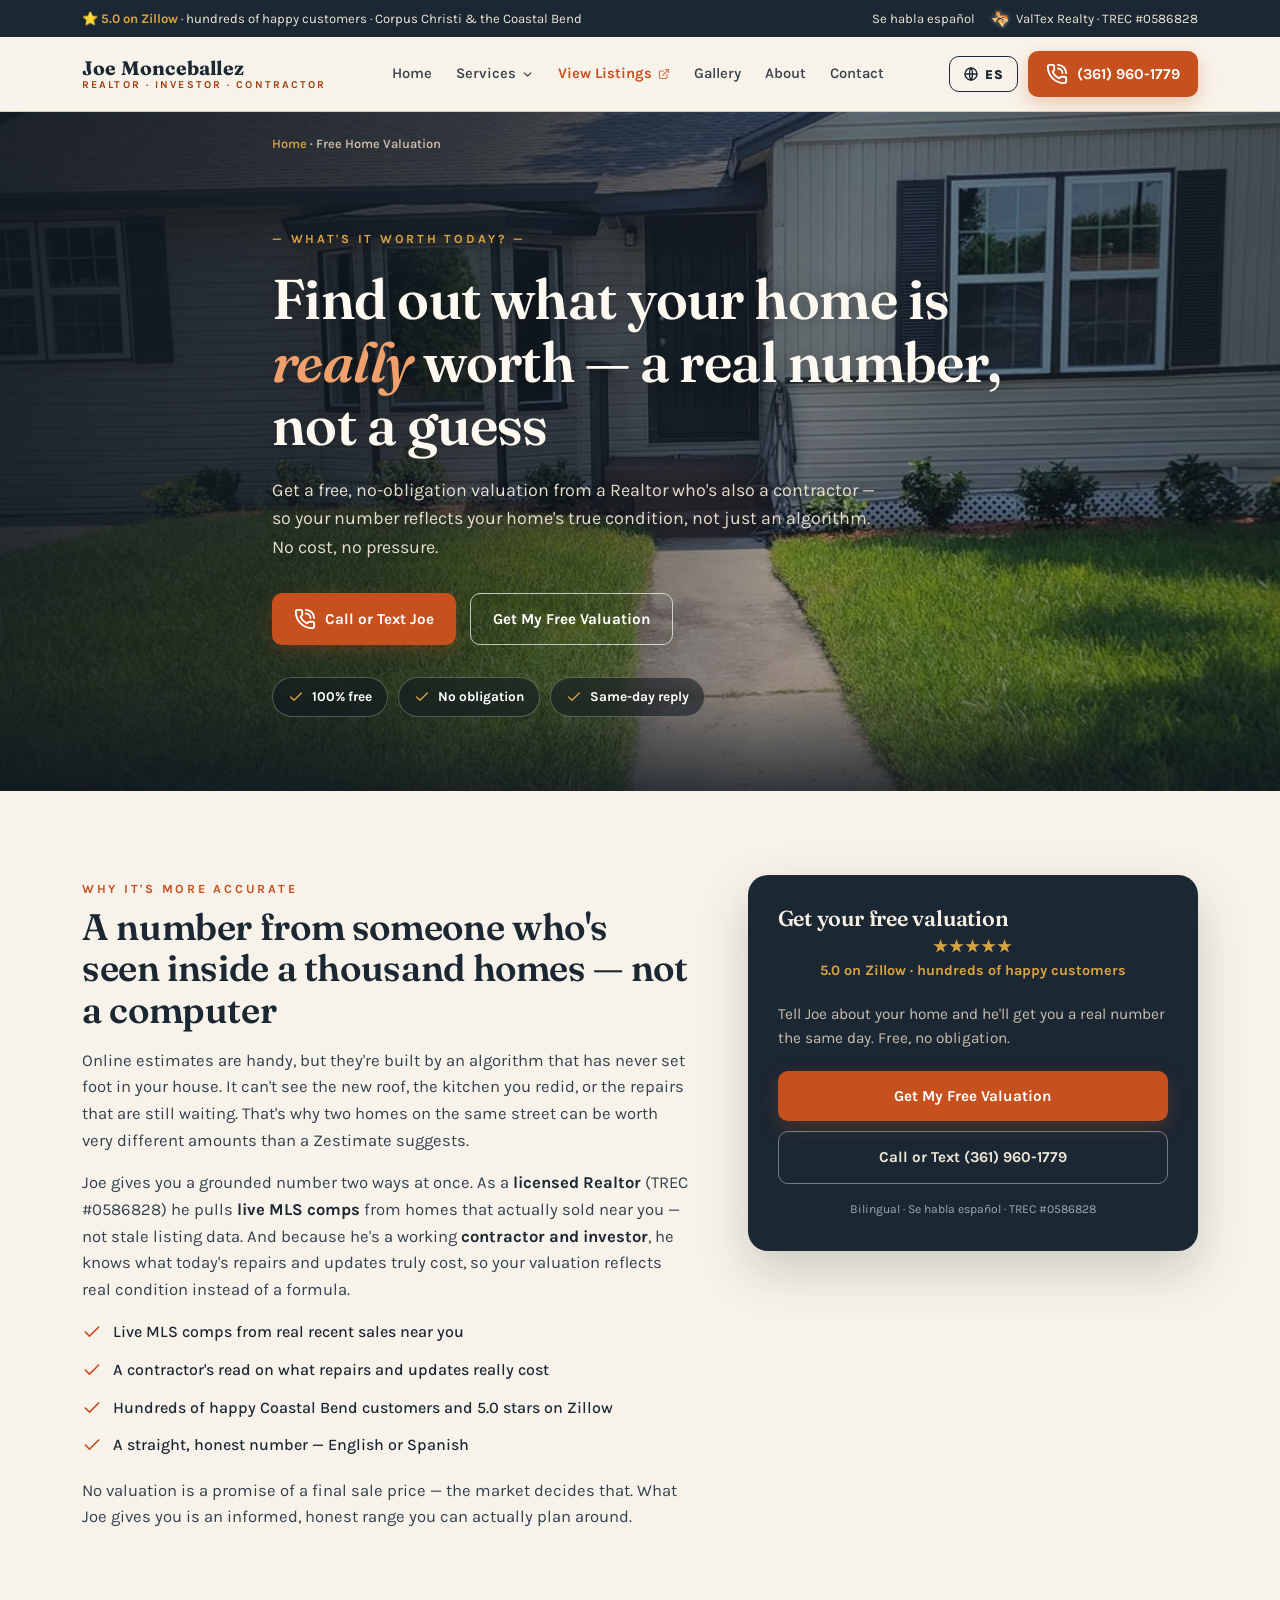
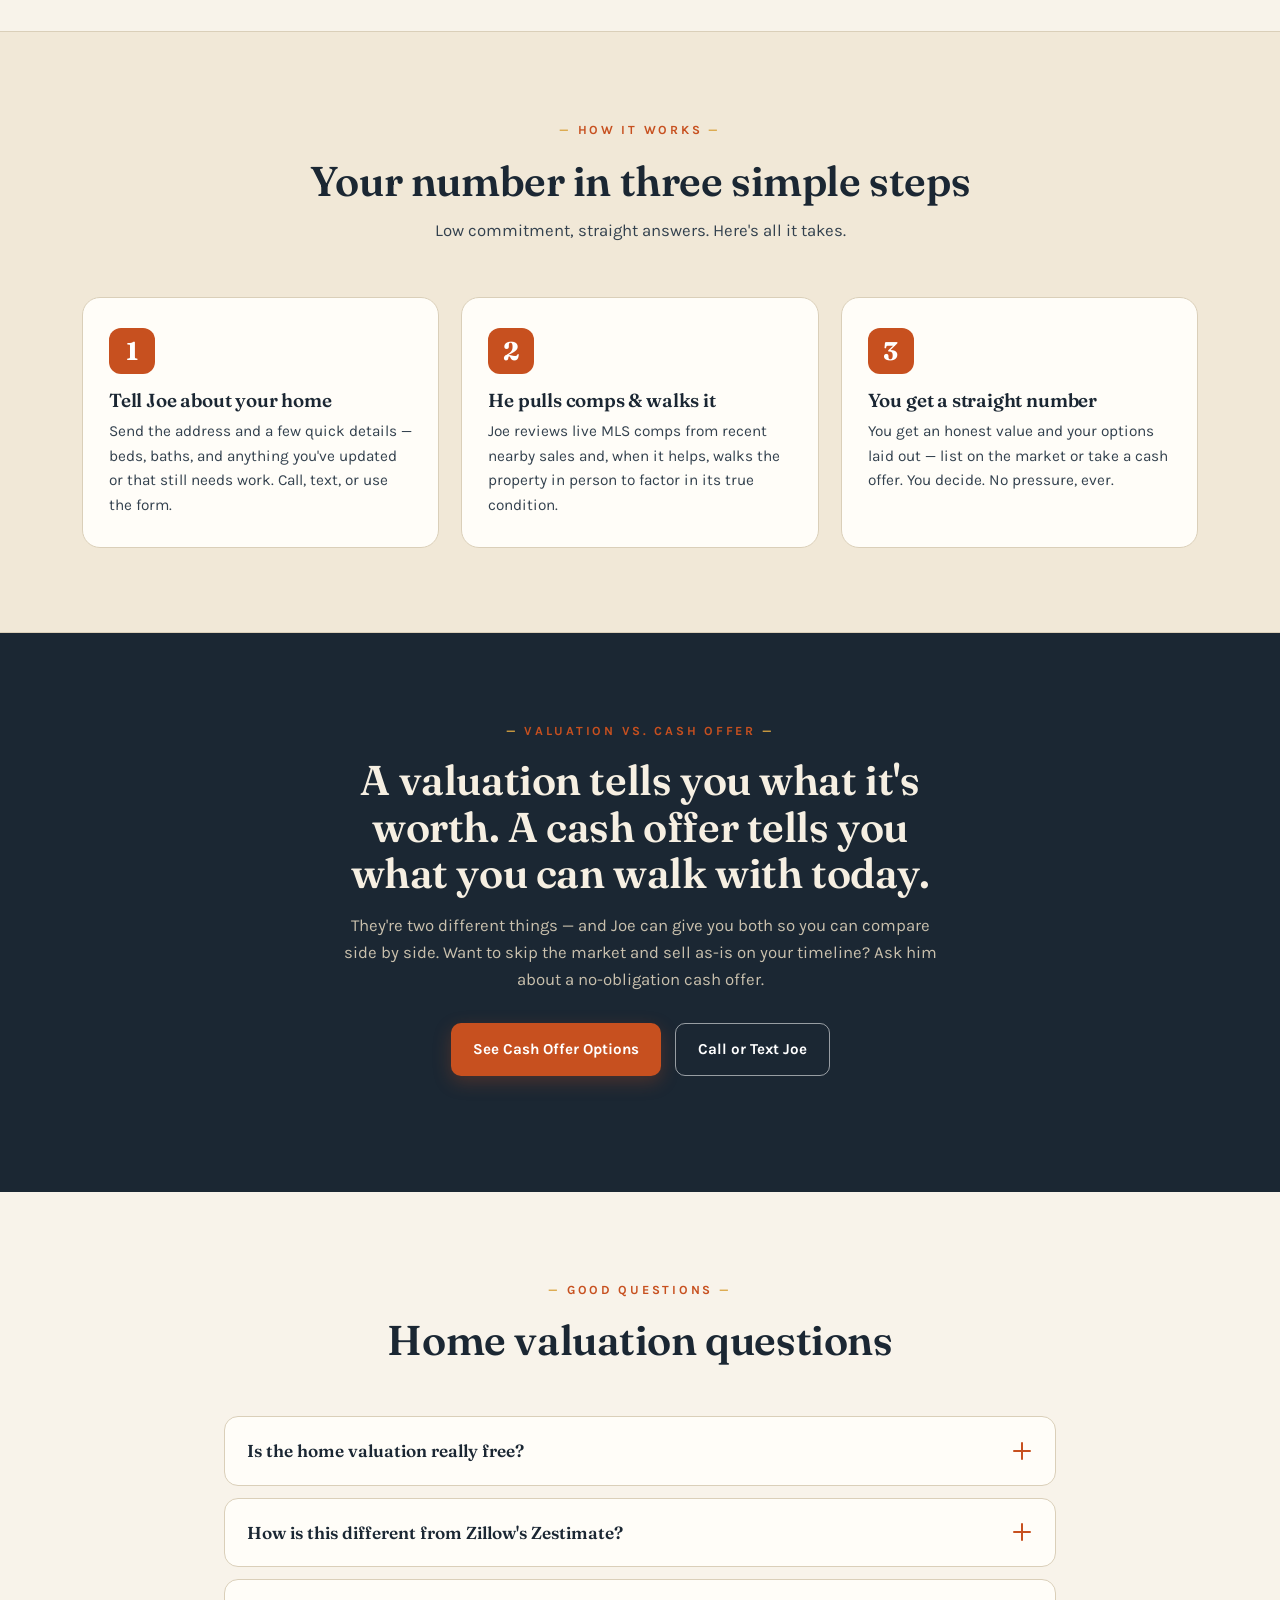
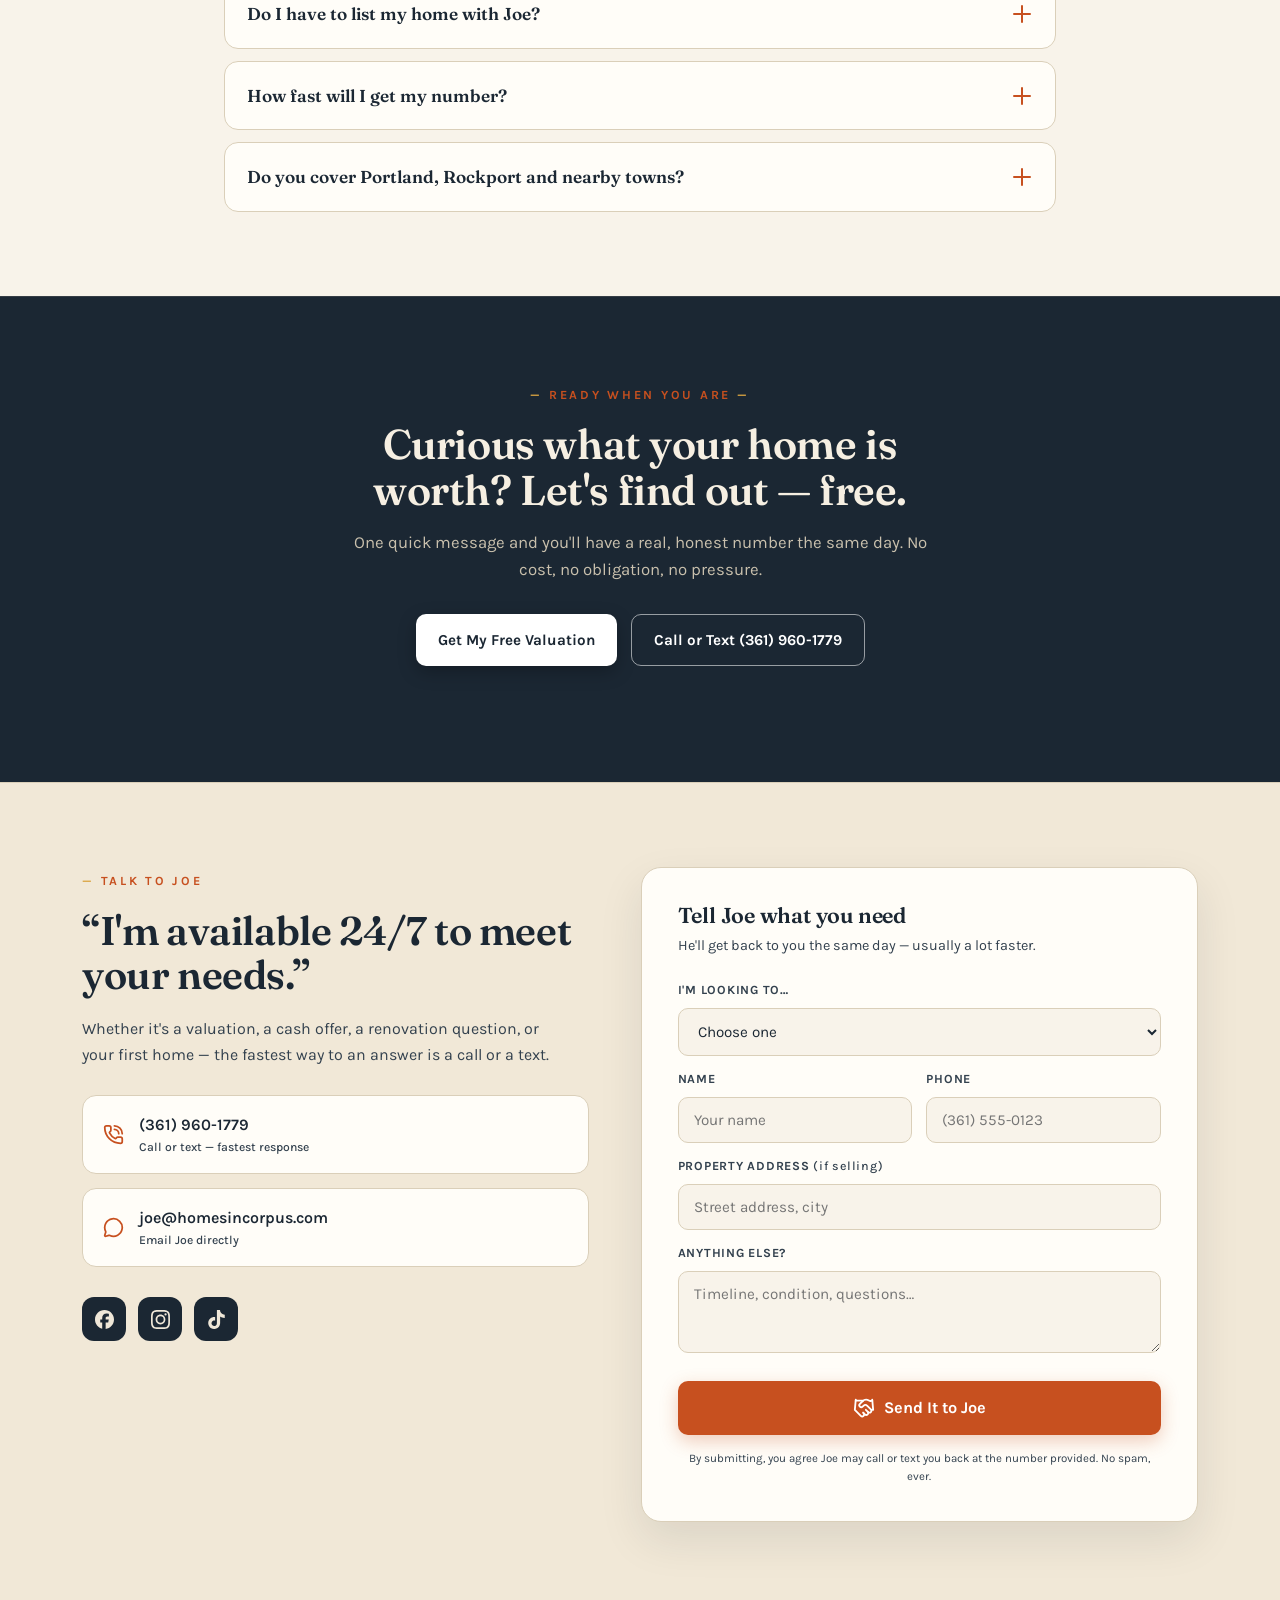
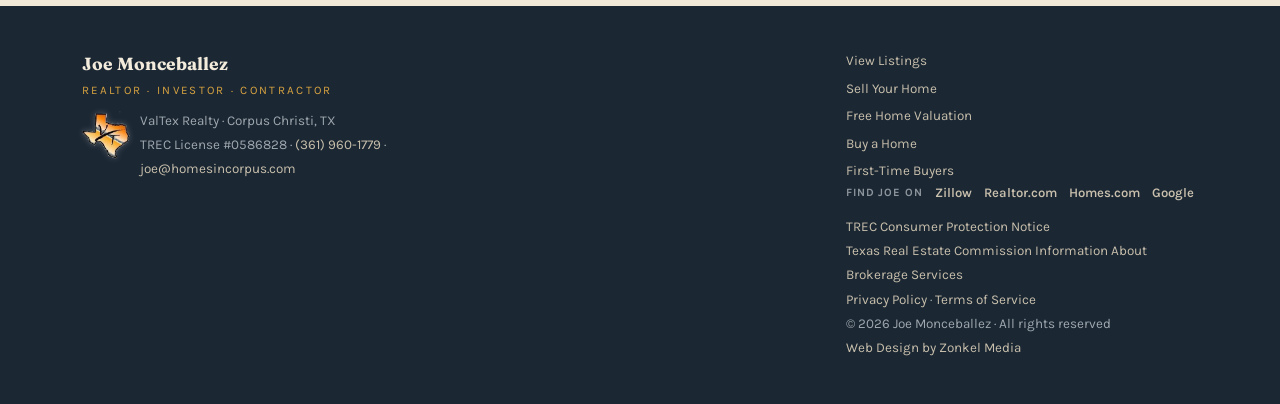
<file: home-valuation.html>
<!-- ============================================================
     Free Home Valuation service page — built from _shell-reference.html
     ============================================================ -->
<!DOCTYPE html>
<html lang="en">
<head>
<meta charset="UTF-8">
<meta name="viewport" content="width=device-width, initial-scale=1.0">
<!-- Google tag (gtag.js) -->
<script async src="https://www.googletagmanager.com/gtag/js?id=G-ZCC9LEDBKK"></script>
<script>
  window.dataLayer = window.dataLayer || [];
  function gtag(){dataLayer.push(arguments);}
  gtag('js', new Date());
  gtag('config', 'G-ZCC9LEDBKK');
  /* safe wrapper - never let a blocked tag break the page */
  window.zTrack = function(n, p){ try { gtag('event', n, p || {}); } catch(e){} };
  /* click-to-call is the primary CTA on this site, so measure it */
  document.addEventListener('click', function(e){
    var a = e.target && e.target.closest && e.target.closest('a[href^="tel:"]');
    if (a) window.zTrack('call_click', { link_url: a.getAttribute('href') });
  }, true);
</script>

<title>Free Home Valuation in Corpus Christi | Joe Monceballez, ValTex Realty</title>
<meta name="description" content="What's your Corpus Christi home really worth? Get a free, no-obligation valuation from a Realtor who is also a contractor. (361) 960-1779.">
<link rel="canonical" href="https://homesincorpus.com/home-valuation.html">
<meta property="og:type" content="website">
<meta property="og:site_name" content="Joe Monceballez — Homes In Corpus">
<meta property="og:title" content="Free Home Valuation in Corpus Christi | Joe Monceballez, ValTex Realty">
<meta property="og:description" content="What's your Corpus Christi home really worth? Get a free, no-obligation valuation from a Realtor who is also a contractor. (361) 960-1779.">
<meta property="og:url" content="https://homesincorpus.com/home-valuation.html">
<meta property="og:image" content="https://homesincorpus.com/assets/og-image.jpg">
<meta property="og:image:width" content="1200">
<meta property="og:image:height" content="630">
<meta property="og:locale" content="en_US">
<meta name="twitter:card" content="summary_large_image">
<link rel="preconnect" href="https://fonts.googleapis.com">
<link rel="preconnect" href="https://fonts.gstatic.com" crossorigin>
<link href="https://fonts.googleapis.com/css2?family=Fraunces:opsz,wght@9..144,400;9..144,500;9..144,600;9..144,700&family=Karla:wght@400;500;600;700&display=swap" rel="stylesheet">
<link rel="icon" href="favicon.ico" sizes="any">
<link rel="icon" type="image/png" sizes="32x32" href="assets/favicon-32x32.png">
<link rel="icon" type="image/png" sizes="16x16" href="assets/favicon-16x16.png">
<link rel="apple-touch-icon" href="assets/apple-touch-icon.png">
<link rel="manifest" href="site.webmanifest">
<meta name="theme-color" content="#1B2733">
<link rel="stylesheet" href="assets/site.css?v=20260912">
<script type="application/ld+json">
{
  "@context": "https://schema.org",
  "@type": "FAQPage",
  "mainEntity": [
    {
      "@type": "Question",
      "name": "Is the home valuation really free?",
      "acceptedAnswer": {
        "@type": "Answer",
        "text": "Yes — 100% free with no obligation. Joe gives you an honest number so you can make a smart decision. There's no cost, no contract, and no pressure to list or sell."
      }
    },
    {
      "@type": "Question",
      "name": "How is this different from Zillow's Zestimate?",
      "acceptedAnswer": {
        "@type": "Answer",
        "text": "A Zestimate is an automated algorithm that can't see inside your home. Joe is a licensed Realtor (TREC #0586828) who pulls live MLS comps from real recent sales, and as a working contractor he knows what repairs and updates actually cost — so his number reflects your home's real condition, not a computer's guess."
      }
    },
    {
      "@type": "Question",
      "name": "Do I have to list my home with Joe?",
      "acceptedAnswer": {
        "@type": "Answer",
        "text": "No. The valuation is yours to keep with zero strings attached. Joe will lay out your options — list on the market or take a cash offer — and let you decide what's best. No pressure either way."
      }
    },
    {
      "@type": "Question",
      "name": "How fast will I get my number?",
      "acceptedAnswer": {
        "@type": "Answer",
        "text": "Joe replies the same day — usually a lot faster. Call or text (361) 960-1779 or send the form and he'll get right back to you."
      }
    },
    {
      "@type": "Question",
      "name": "Do you cover Portland, Rockport and nearby towns?",
      "acceptedAnswer": {
        "@type": "Answer",
        "text": "Yes. Joe serves Corpus Christi, Portland, Calallen, Flour Bluff, Rockport, Ingleside, Robstown, Aransas Pass and North Padre Island."
      }
    }
  ]
}
</script>
<script type="application/ld+json">
{
  "@context": "https://schema.org",
  "@type": "BreadcrumbList",
  "itemListElement": [
    {
      "@type": "ListItem",
      "position": 1,
      "name": "Home",
      "item": "https://homesincorpus.com/"
    },
    {
      "@type": "ListItem",
      "position": 2,
      "name": "Free Home Valuation",
      "item": "https://homesincorpus.com/home-valuation.html"
    }
  ]
}
</script>
</head>
<body>

<div class="topbar">
  <div class="wrap">
    <span data-i18n="tb1">⭐ <b>5.0 on Zillow</b> · hundreds of happy customers<span class="tb-tail"> · Corpus Christi &amp; the Coastal Bend</span></span>
    <div class="tb-right"><span data-i18n="tb2">Se habla español</span><span style="display:inline-flex;align-items:center;gap:7px"><img src="assets/valtex-logo.png" alt="ValTex Realty" style="height:18px;width:auto;filter:drop-shadow(0 0 2px rgba(255,255,255,.35))">ValTex Realty · TREC #0586828</span></div>
  </div>
</div>

<nav>
  <div class="nav-in">
    <a href="index.html" class="brand"><span class="b1">Joe Monceballez</span><span class="b2" data-i18n="brand2">Realtor · Investor · Contractor</span></a>
    <div class="nav-links">
      <a href="index.html" data-i18n="navHome">Home</a>
      <div class="has-sub">
        <a href="services.html" data-i18n="nav0">Services <svg class="icon caret" viewBox="0 0 24 24"><path d="m6 9 6 6 6-6"/></svg></a>
        <div class="submenu">
          <div class="sm-col">
            <div class="sm-h" data-i18n="smH1">Sell Your House</div>
            <a href="sell-your-home.html"><span data-i18n="sm1">Sell Your Home</span><small data-i18n="sm1s">Full-service listing, top dollar</small></a>
            <a href="home-valuation.html"><span data-i18n="sm2">Free Home Valuation</span><small data-i18n="sm2s">What's it worth today?</small></a>
            <a href="index.html#cash"><span data-i18n="sm3">Get a Cash Offer</span><small data-i18n="sm3s">As-is, close on your timeline</small></a>
            <a href="index.html#situations"><span data-i18n="sm4">Stop Foreclosure</span><small data-i18n="sm4s">Fast options, straight answers</small></a>
            <a href="index.html#situations"><span data-i18n="sm5">Sell an Inherited House</span><small data-i18n="sm5s">No cleanout, no repairs</small></a>
          </div>
          <div class="sm-col">
            <div class="sm-h" data-i18n="smH2">Buy</div>
            <a href="buy-a-home.html"><span data-i18n="sm6">Buy a Home</span><small data-i18n="sm6s">Joe's commission costs you $0</small></a>
            <a href="first-time-buyers.html"><span data-i18n="sm7">First-Time Buyers</span><small data-i18n="sm7s">Best lenders, zero pressure</small></a>
          </div>
          <div class="sm-col">
            <div class="sm-h" data-i18n="smH3">Invest &amp; Renovate</div>
            <a href="index.html#situations"><span data-i18n="sm8">Investment &amp; Wholesale</span><small data-i18n="sm8s">Deals for Joe's investor network</small></a>
            <a href="services.html#remodeling"><span data-i18n="sm9">Remodeling &amp; Handyman</span><small data-i18n="sm9s">Kitchens, floors, repairs — free estimates</small></a>
          </div>
          <div class="sm-foot">
            <div class="sm-cities">
              <span class="sm-city">Portland</span><span class="sm-city">Calallen</span><span class="sm-city">Flour Bluff</span><span class="sm-city">Robstown</span><span class="sm-city">Rockport</span><span class="sm-city">Ingleside</span>
            </div>
            <span class="sm-badge" data-i18n="smBadge">TALK TO JOE TODAY</span>
          </div>
        </div>
      </div>
      <a class="nav-listings" href="https://joemonceballez.cbmls.mlsmatrix.com/Matrix/Public/?L=1&amp;ap=PP-8" target="_blank" rel="noopener"><span data-i18n="navListings">View Listings</span><svg class="icon ext" viewBox="0 0 24 24"><path d="M15 3h6v6"/><path d="M10 14 21 3"/><path d="M18 13v6a2 2 0 0 1-2 2H5a2 2 0 0 1-2-2V8a2 2 0 0 1 2-2h6"/></svg></a>
      <a href="gallery.html" data-i18n="navGallery">Gallery</a>
      <a href="about.html" data-i18n="navAbout">About</a>
      <a href="contact.html" data-i18n="navContact">Contact</a>
    </div>
    <div class="nav-right">
      <button class="lang-btn" id="langBtn" onclick="toggleLang()">
        <svg class="icon" style="width:16px;height:16px" viewBox="0 0 24 24"><circle cx="12" cy="12" r="9"/><path d="M3 12h18M12 3c3 3.5 3 14.5 0 18M12 3c-3 3.5-3 14.5 0 18"/></svg>
        <span id="langLabel">ES</span><span class="vh"> — switch language / cambiar idioma</span>
      </button>
      <a class="btn btn-orange nav-cta" href="tel:3619601779">
        <svg class="icon" viewBox="0 0 24 24"><path d="M13 2a9 9 0 0 1 9 9"/><path d="M13 6a5 5 0 0 1 5 5"/><path d="M13.832 16.568a1 1 0 0 0 1.213-.303l.355-.465A2 2 0 0 1 17 15h3a2 2 0 0 1 2 2v3a2 2 0 0 1-2 2A18 18 0 0 1 2 4a2 2 0 0 1 2-2h3a2 2 0 0 1 2 2v3a2 2 0 0 1-.8 1.6l-.468.351a1 1 0 0 0-.292 1.233 14 14 0 0 0 6.392 6.384"/></svg>
        (361) 960-1779
      </a>
    </div>
  </div>
</nav>

<main>

<!-- ================= HERO ================= -->
<header class="hero subhero">
  <div class="hero-bg" style="background-image:linear-gradient(rgba(0,0,0,0),rgba(0,0,0,0)),url('assets/house-tan-2.jpg')" role="img" aria-label="Corpus Christi home evaluated by Joe Monceballez"></div>
  <div class="wrap">
    <div class="crumbs"><a href="index.html" data-i18n="crumbHome">Home</a> · <span data-i18n="crumbHere">Free Home Valuation</span></div>
    <div class="hero-grid">
      <div>
        <span class="eyebrow"><span class="dash">—</span> <span data-i18n="heroEyebrow">What's It Worth Today?</span> <span class="dash">—</span></span>
        <h1 class="rv" data-i18n="heroH1">Find out what your home is <em>really</em> worth — a real number, not a guess</h1>
        <p class="lead rv" data-i18n="heroLead">Get a free, no-obligation valuation from a Realtor who's also a contractor — so your number reflects your home's true condition, not just an algorithm. No cost, no pressure.</p>
        <div class="hero-ctas rv">
          <a class="btn btn-orange" href="tel:3619601779">
            <svg class="icon" viewBox="0 0 24 24"><path d="M13 2a9 9 0 0 1 9 9"/><path d="M13 6a5 5 0 0 1 5 5"/><path d="M13.832 16.568a1 1 0 0 0 1.213-.303l.355-.465A2 2 0 0 1 17 15h3a2 2 0 0 1 2 2v3a2 2 0 0 1-2 2A18 18 0 0 1 2 4a2 2 0 0 1 2-2h3a2 2 0 0 1 2 2v3a2 2 0 0 1-.8 1.6l-.468.351a1 1 0 0 0-.292 1.233 14 14 0 0 0 6.392 6.384"/></svg>
            <span data-i18n="heroCta1">Call or Text Joe</span>
          </a>
          <a class="btn btn-ghost-w" href="#contact"><span data-i18n="heroCta2">Get My Free Valuation</span></a>
        </div>
        <div class="chips rv">
          <span class="chip"><svg class="icon" viewBox="0 0 24 24"><path d="M20 6 9 17l-5-5"/></svg><b data-i18n="chip1">100% free</b></span>
          <span class="chip"><svg class="icon" viewBox="0 0 24 24"><path d="M20 6 9 17l-5-5"/></svg><b data-i18n="chip2">No obligation</b></span>
          <span class="chip"><svg class="icon" viewBox="0 0 24 24"><path d="M20 6 9 17l-5-5"/></svg><b data-i18n="chip3">Same-day reply</b></span>
        </div>
      </div>
    </div>
  </div>
</header>

<!-- ================= MAIN ================= -->

<!-- 1. Why Joe's number is more accurate -->
<section>
  <div class="wrap">
    <div class="prose-grid">
      <div class="prose rv">
        <span class="eyebrow" data-i18n="whyEyebrow">Why It's More Accurate</span>
        <h2 data-i18n="whyH2">A number from someone who's seen inside a thousand homes — not a computer</h2>
        <p data-i18n="whyP1">Online estimates are handy, but they're built by an algorithm that has never set foot in your house. It can't see the new roof, the kitchen you redid, or the repairs that are still waiting. That's why two homes on the same street can be worth very different amounts than a Zestimate suggests.</p>
        <p data-i18n="whyP2">Joe gives you a grounded number two ways at once. As a <b>licensed Realtor</b> (TREC #0586828) he pulls <b>live MLS comps</b> from homes that actually sold near you — not stale listing data. And because he's a working <b>contractor and investor</b>, he knows what today's repairs and updates truly cost, so your valuation reflects real condition instead of a formula.</p>
        <ul class="ticks">
          <li><svg class="icon" viewBox="0 0 24 24"><path d="M20 6 9 17l-5-5"/></svg><span data-i18n="whyLi1">Live MLS comps from real recent sales near you</span></li>
          <li><svg class="icon" viewBox="0 0 24 24"><path d="M20 6 9 17l-5-5"/></svg><span data-i18n="whyLi2">A contractor's read on what repairs and updates really cost</span></li>
          <li><svg class="icon" viewBox="0 0 24 24"><path d="M20 6 9 17l-5-5"/></svg><span data-i18n="whyLi3">Hundreds of happy Coastal Bend customers and 5.0 stars on Zillow</span></li>
          <li><svg class="icon" viewBox="0 0 24 24"><path d="M20 6 9 17l-5-5"/></svg><span data-i18n="whyLi4">A straight, honest number — English or Spanish</span></li>
        </ul>
        <p data-i18n="whyP3">No valuation is a promise of a final sale price — the market decides that. What Joe gives you is an informed, honest range you can actually plan around.</p>
      </div>
      <aside>
        <div class="side-card rv">
          <h3 data-i18n="scH">Get your free valuation</h3>
          <div class="sc-z"><span class="sc-stars">★★★★★</span><span data-i18n="scZ">5.0 on Zillow · hundreds of happy customers</span></div>
          <p data-i18n="scP">Tell Joe about your home and he'll get you a real number the same day. Free, no obligation.</p>
          <a class="btn btn-orange" href="#contact"><span data-i18n="scBtn1">Get My Free Valuation</span></a>
          <a class="btn btn-ghost-w" href="tel:3619601779" style="border-color:rgba(255,255,255,.4);color:#EFE7D8"><span data-i18n="scBtn2">Call or Text (361) 960-1779</span></a>
          <p class="sc-fine" data-i18n="scFine">Bilingual · Se habla español · TREC #0586828</p>
        </div>
      </aside>
    </div>
  </div>
</section>

<!-- 2. How it works -->
<section style="background:var(--tan-2);border-top:1px solid var(--line);border-bottom:1px solid var(--line)">
  <div class="wrap">
    <div class="center-head rv">
      <span class="eyebrow"><span class="dash">—</span> <span data-i18n="stepEyebrow">How It Works</span> <span class="dash">—</span></span>
      <h2 data-i18n="stepH2">Your number in three simple steps</h2>
      <p data-i18n="stepP">Low commitment, straight answers. Here's all it takes.</p>
    </div>
    <div class="steps">
      <div class="step rv">
        <div class="sn">1</div>
        <h3 data-i18n="step1H">Tell Joe about your home</h3>
        <p data-i18n="step1P">Send the address and a few quick details — beds, baths, and anything you've updated or that still needs work. Call, text, or use the form.</p>
      </div>
      <div class="step rv">
        <div class="sn">2</div>
        <h3 data-i18n="step2H">He pulls comps &amp; walks it</h3>
        <p data-i18n="step2P">Joe reviews live MLS comps from recent nearby sales and, when it helps, walks the property in person to factor in its true condition.</p>
      </div>
      <div class="step rv">
        <div class="sn">3</div>
        <h3 data-i18n="step3H">You get a straight number</h3>
        <p data-i18n="step3P">You get an honest value and your options laid out — list on the market or take a cash offer. You decide. No pressure, ever.</p>
      </div>
    </div>
  </div>
</section>

<!-- 3. Valuation vs cash offer band -->
<section class="ctaband rv">
  <div class="wrap">
    <span class="eyebrow"><span class="dash">—</span> <span data-i18n="cashEyebrow">Valuation vs. Cash Offer</span> <span class="dash">—</span></span>
    <h2 data-i18n="cashH2">A valuation tells you what it's worth. A cash offer tells you what you can walk with today.</h2>
    <p data-i18n="cashP">They're two different things — and Joe can give you both so you can compare side by side. Want to skip the market and sell as-is on your timeline? Ask him about a no-obligation cash offer.</p>
    <div class="hero-ctas">
      <a class="btn btn-orange" href="index.html#cash"><span data-i18n="cashBtn1">See Cash Offer Options</span></a>
      <a class="btn btn-ghost-w" href="tel:3619601779"><span data-i18n="cashBtn2">Call or Text Joe</span></a>
    </div>
  </div>
</section>

<!-- 4. FAQ -->
<section>
  <div class="wrap">
    <div class="center-head rv">
      <span class="eyebrow"><span class="dash">—</span> <span data-i18n="faqEyebrow">Good Questions</span> <span class="dash">—</span></span>
      <h2 data-i18n="faqH2">Home valuation questions</h2>
    </div>
    <div class="faq rv">
      <details>
        <summary><span data-i18n="faqQ1">Is the home valuation really free?</span><span class="fq-plus"></span></summary>
        <p data-i18n="faqA1">Yes — 100% free with no obligation. Joe gives you an honest number so you can make a smart decision. There's no cost, no contract, and no pressure to list or sell.</p>
      </details>
      <details>
        <summary><span data-i18n="faqQ2">How is this different from Zillow's Zestimate?</span><span class="fq-plus"></span></summary>
        <p data-i18n="faqA2">A Zestimate is an automated algorithm that can't see inside your home. Joe is a licensed Realtor (TREC #0586828) who pulls live MLS comps from real recent sales, and as a working contractor he knows what repairs and updates actually cost — so his number reflects your home's real condition, not a computer's guess.</p>
      </details>
      <details>
        <summary><span data-i18n="faqQ3">Do I have to list my home with Joe?</span><span class="fq-plus"></span></summary>
        <p data-i18n="faqA3">No. The valuation is yours to keep with zero strings attached. Joe will lay out your options — list on the market or take a cash offer — and let you decide what's best. No pressure either way.</p>
      </details>
      <details>
        <summary><span data-i18n="faqQ4">How fast will I get my number?</span><span class="fq-plus"></span></summary>
        <p data-i18n="faqA4">Joe replies the same day — usually a lot faster. Call or text (361) 960-1779 or send the form and he'll get right back to you.</p>
      </details>
      <details>
        <summary><span data-i18n="faqQ5">Do you cover Portland, Rockport and nearby towns?</span><span class="fq-plus"></span></summary>
        <p data-i18n="faqA5">Yes. Joe serves Corpus Christi, Portland, Calallen, Flour Bluff, Rockport, Ingleside, Robstown, Aransas Pass and North Padre Island.</p>
      </details>
    </div>
  </div>
</section>

<!-- CTA band before contact -->
<section class="ctaband rv" style="border-top:1px solid rgba(233,220,198,.12)">
  <div class="wrap">
    <span class="eyebrow"><span class="dash">—</span> <span data-i18n="bandEyebrow">Ready When You Are</span> <span class="dash">—</span></span>
    <h2 data-i18n="bandH2">Curious what your home is worth? Let's find out — free.</h2>
    <p data-i18n="bandP">One quick message and you'll have a real, honest number the same day. No cost, no obligation, no pressure.</p>
    <div class="hero-ctas">
      <a class="btn btn-white" href="#contact"><span data-i18n="bandBtn1">Get My Free Valuation</span></a>
      <a class="btn btn-ghost-w" href="tel:3619601779"><span data-i18n="bandBtn2">Call or Text (361) 960-1779</span></a>
    </div>
  </div>
</section>

<!-- ================= CONTACT ================= -->
<section class="contact" id="contact">
  <div class="wrap c-grid">
    <div class="c-left rv">
      <span class="eyebrow"><span class="dash">—</span> <span data-i18n="ctEyebrow">Talk To Joe</span></span>
      <h2 data-i18n="ctH2">“I'm available 24/7 to meet your needs.”</h2>
      <p data-i18n="ctP">Whether it's a valuation, a cash offer, a renovation question, or your first home — the fastest way to an answer is a call or a text.</p>
      <div class="c-rows">
        <a class="c-row" href="tel:3619601779"><svg class="icon" viewBox="0 0 24 24"><path d="M13 2a9 9 0 0 1 9 9"/><path d="M13 6a5 5 0 0 1 5 5"/><path d="M13.832 16.568a1 1 0 0 0 1.213-.303l.355-.465A2 2 0 0 1 17 15h3a2 2 0 0 1 2 2v3a2 2 0 0 1-2 2A18 18 0 0 1 2 4a2 2 0 0 1 2-2h3a2 2 0 0 1 2 2v3a2 2 0 0 1-.8 1.6l-.468.351a1 1 0 0 0-.292 1.233 14 14 0 0 0 6.392 6.384"/></svg><span>(361) 960-1779<small data-i18n="ctRow1">Call or text — fastest response</small></span></a>
        <a class="c-row" href="mailto:joe@homesincorpus.com"><svg class="icon" viewBox="0 0 24 24"><path d="M2.992 16.342a2 2 0 0 1 .094 1.167l-1.065 3.29a1 1 0 0 0 1.236 1.168l3.413-.998a2 2 0 0 1 1.099.092 10 10 0 1 0-4.777-4.719"/></svg><span>joe@homesincorpus.com<small data-i18n="ctRow2">Email Joe directly</small></span></a>
      </div>
      <div class="socials">
        <a class="soc" href="https://www.facebook.com/JOECORPUSCHRISTIREALTOR/" target="_blank" rel="noopener" aria-label="Facebook"><svg viewBox="0 0 24 24"><path d="M9.101 23.691v-7.98H6.627v-3.667h2.474v-1.58c0-4.085 1.848-5.978 5.858-5.978.401 0 .955.042 1.468.103a8.68 8.68 0 0 1 1.141.195v3.325a8.623 8.623 0 0 0-.653-.036 26.805 26.805 0 0 0-.733-.009c-.707 0-1.259.096-1.675.309a1.686 1.686 0 0 0-.679.622c-.258.42-.374.995-.374 1.752v1.297h3.919l-.386 2.103-.287 1.564h-3.246v8.245C19.396 23.238 24 18.179 24 12.044c0-6.627-5.373-12-12-12s-12 5.373-12 12c0 5.628 3.874 10.35 9.101 11.647Z"/></svg></a>
        <a class="soc" href="https://www.instagram.com/joemonceballez/" target="_blank" rel="noopener" aria-label="Instagram"><svg viewBox="0 0 24 24"><path d="M7.0301.084c-1.2768.0602-2.1487.264-2.911.5634-.7888.3075-1.4575.72-2.1228 1.3877-.6652.6677-1.075 1.3368-1.3802 2.127-.2954.7638-.4956 1.6365-.552 2.914-.0564 1.2775-.0689 1.6882-.0626 4.947.0062 3.2586.0206 3.6671.0825 4.9473.061 1.2765.264 2.1482.5635 2.9107.308.7889.72 1.4573 1.388 2.1228.6679.6655 1.3365 1.0743 2.1285 1.38.7632.295 1.6361.4961 2.9134.552 1.2773.056 1.6884.069 4.9462.0627 3.2578-.0062 3.668-.0207 4.9478-.0814 1.28-.0607 2.147-.2652 2.9098-.5633.7889-.3086 1.4578-.72 2.1228-1.3881.665-.6682 1.0745-1.3378 1.3795-2.1284.2957-.7632.4966-1.636.552-2.9124.056-1.2809.0692-1.6898.063-4.948-.0063-3.2583-.021-3.6668-.0817-4.9465-.0607-1.2797-.264-2.1487-.5633-2.9117-.3084-.7889-.72-1.4568-1.3876-2.1228C21.2982 1.33 20.628.9208 19.8378.6165 19.074.321 18.2017.1197 16.9244.0645 15.6471.0093 15.236-.005 11.977.0014 8.718.0076 8.31.0215 7.0301.0839m.1402 21.6932c-1.17-.0509-1.8053-.2453-2.2287-.408-.5606-.216-.96-.4771-1.3819-.895-.422-.4178-.6811-.8186-.9-1.378-.1644-.4234-.3624-1.058-.4171-2.228-.0595-1.2645-.072-1.6442-.079-4.848-.007-3.2037.0053-3.583.0607-4.848.05-1.169.2456-1.805.408-2.2282.216-.5613.4762-.96.895-1.3816.4188-.4217.8184-.6814 1.3783-.9003.423-.1651 1.0575-.3614 2.227-.4171 1.2655-.06 1.6447-.072 4.848-.079 3.2033-.007 3.5835.005 4.8495.0608 1.169.0508 1.8053.2445 2.228.408.5608.216.96.4754 1.3816.895.4217.4194.6816.8176.9005 1.3787.1653.4217.3617 1.056.4169 2.2263.0602 1.2655.0739 1.645.0796 4.848.0058 3.203-.0055 3.5834-.061 4.848-.051 1.17-.245 1.8055-.408 2.2294-.216.5604-.4763.96-.8954 1.3814-.419.4215-.8181.6811-1.3783.9-.4224.1649-1.0577.3617-2.2262.4174-1.2656.0595-1.6448.072-4.8493.079-3.2045.007-3.5825-.006-4.848-.0608M16.953 5.5864A1.44 1.44 0 1 0 18.39 4.144a1.44 1.44 0 0 0-1.437 1.4424M5.8385 12.012c.0067 3.4032 2.7706 6.1557 6.173 6.1493 3.4026-.0065 6.157-2.7701 6.1506-6.1733-.0065-3.4032-2.771-6.1565-6.174-6.1498-3.403.0067-6.156 2.771-6.1496 6.1738M8 12.0077a4 4 0 1 1 4.008 3.9921A3.9996 3.9996 0 0 1 8 12.0077"/></svg></a>
        <a class="soc" href="https://www.tiktok.com/@joemonceballez" target="_blank" rel="noopener" aria-label="TikTok"><svg viewBox="0 0 24 24"><path d="M12.525.02c1.31-.02 2.61-.01 3.91-.02.08 1.53.63 3.09 1.75 4.17 1.12 1.11 2.7 1.62 4.24 1.79v4.03c-1.44-.05-2.89-.35-4.2-.97-.57-.26-1.1-.59-1.62-.93-.01 2.92.01 5.84-.02 8.75-.08 1.4-.54 2.79-1.35 3.94-1.31 1.92-3.58 3.17-5.91 3.21-1.43.08-2.86-.31-4.08-1.03-2.02-1.19-3.44-3.37-3.65-5.71-.02-.5-.03-1-.01-1.49.18-1.9 1.12-3.72 2.58-4.96 1.66-1.44 3.98-2.13 6.15-1.72.02 1.48-.04 2.96-.04 4.44-.99-.32-2.15-.23-3.02.37-.63.41-1.11 1.04-1.36 1.75-.21.51-.15 1.07-.14 1.61.24 1.64 1.82 3.02 3.5 2.87 1.12-.01 2.19-.66 2.77-1.61.19-.33.4-.67.41-1.06.1-1.79.06-3.57.07-5.36.01-4.03-.01-8.05.02-12.07z"/></svg></a>
      </div>
    </div>
    <form class="lead-form rv" name="lead" method="POST" data-netlify="true" data-netlify-honeypot="_honey">
      <input type="hidden" name="form-name" value="lead">
      <input type="hidden" name="Source page" value="Free Home Valuation page">
      <input type="text" name="_honey" class="hp" tabindex="-1" autocomplete="off" aria-hidden="true">
      <h3 data-i18n="fH">Tell Joe what you need</h3>
      <p class="f-sub" data-i18n="fSub">He'll get back to you the same day — usually a lot faster.</p>
      <div class="f-field">
        <label data-i18n="fL1" for="fSelect">I'm looking to…</label>
        <select required name="Looking to" id="fSelect">
          <option value="" data-i18n="fO0">Choose one</option>
          <option data-i18n="fO1">Sell my home (list it)</option>
          <option data-i18n="fO2">Get a cash offer on my house</option>
          <option data-i18n="fO3">Buy a home</option>
          <option data-i18n="fO5">Talk investing / wholesale deals</option>
        </select>
      </div>
      <div class="f-row">
        <div class="f-field"><label data-i18n="fL2" for="fName">Name</label><input type="text" id="fName" name="Name" data-ph="phName" placeholder="Your name" required></div>
        <div class="f-field"><label data-i18n="fL3" for="fPhone">Phone</label><input type="tel" id="fPhone" name="Phone" placeholder="(361) 555-0123" required></div>
      </div>
      <div class="f-field"><label for="fAddr"><span data-i18n="fL4">Property address</span> <span style="text-transform:none;font-weight:500" data-i18n="fL4b">(if selling)</span></label><input type="text" id="fAddr" name="Property address" data-ph="phAddr" placeholder="Street address, city"></div>
      <div class="f-field"><label data-i18n="fL5" for="fMsg">Anything else?</label><textarea rows="3" id="fMsg" name="Message" data-ph="phMsg" placeholder="Timeline, condition, questions…"></textarea></div>
      <button class="btn btn-orange" type="submit">
        <svg class="icon" viewBox="0 0 24 24"><path d="m11 17 2 2a1 1 0 1 0 3-3"/><path d="m14 14 2.5 2.5a1 1 0 1 0 3-3l-3.88-3.88a3 3 0 0 0-4.24 0l-.88.88a1 1 0 1 1-3-3l2.81-2.81a5.79 5.79 0 0 1 7.06-.87l.47.28a2 2 0 0 0 1.42.25L21 4"/><path d="m21 3 1 11h-2"/><path d="M3 3 2 14l6.5 6.5a1 1 0 1 0 3-3"/><path d="M3 4h8"/></svg>
        <span data-i18n="fBtn">Send It to Joe</span>
      </button>
      <p class="f-fine" data-i18n="fFine">By submitting, you agree Joe may call or text you back at the number provided. No spam, ever.</p>
    </form>
  </div>
</section>

</main>

<footer>
  <div class="wrap foot">
    <div class="fcol">
      <div class="fb1">Joe Monceballez</div>
      <div class="fb2" data-i18n="ftRole">Realtor · Investor · Contractor</div>
      <p class="legal" style="display:flex;align-items:flex-start;gap:10px"><img src="assets/valtex-logo.png" alt="ValTex Realty" style="height:48px;width:auto;margin-top:2px;filter:drop-shadow(0 0 3px rgba(255,255,255,.25))"><span>ValTex Realty · Corpus Christi, TX<br>TREC License #0586828 · <a href="tel:3619601779">(361) 960-1779</a> · <a href="mailto:joe@homesincorpus.com">joe@homesincorpus.com</a></span></p>
    </div>
    <div class="fcol">
      <div class="flinks">
        <a href="https://joemonceballez.cbmls.mlsmatrix.com/Matrix/Public/?L=1&amp;ap=PP-8" target="_blank" rel="noopener">View Listings</a>
        <a href="sell-your-home.html">Sell Your Home</a>
        <a href="home-valuation.html">Free Home Valuation</a>
        <a href="buy-a-home.html">Buy a Home</a>
        <a href="first-time-buyers.html">First-Time Buyers</a>
      </div>
      <div class="fprofiles">
        <span data-i18n="fProfiles">Find Joe on</span>
        <a href="https://www.zillow.com/profile/monceballezjoe" target="_blank" rel="noopener">Zillow</a>
        <a href="https://www.realtor.com/realestateagents/5cdb2adae9a9330012a9c0d1" target="_blank" rel="noopener">Realtor.com</a>
        <a href="https://www.homes.com/real-estate-agents/joe-monceballez/pslh1zs/" target="_blank" rel="noopener">Homes.com</a>
        <a href="https://www.google.com/maps/place/Joe+Monceballez+-+Corpus+Christi+Realtor/@27.329776,-97.3581427,9z/data=!3m1!4b1!4m6!3m5!1s0x8668f5826998bba7:0xeb568253df2bb38!8m2!3d27.329776!4d-97.3581427!16s%2Fg%2F11j6yjxjnk" target="_blank" rel="noopener">Google</a>
      </div>
      <p class="legal"><a href="https://www.trec.texas.gov/forms/consumer-protection-notice" target="_blank" rel="noopener">TREC Consumer Protection Notice</a><br><a href="https://www.trec.texas.gov/" target="_blank" rel="noopener">Texas Real Estate Commission Information About Brokerage Services</a><br><a href="privacy-policy.html">Privacy Policy</a> · <a href="terms-of-service.html">Terms of Service</a><br>© 2026 Joe Monceballez · All rights reserved<br><a href="https://zonkelmedia.com" target="_blank" rel="noopener">Web Design by Zonkel Media</a></p>
    </div>
  </div>
</footer>

<div class="callbar">
  <a class="cb-call" href="tel:3619601779"><svg class="icon" viewBox="0 0 24 24"><path d="M13 2a9 9 0 0 1 9 9"/><path d="M13 6a5 5 0 0 1 5 5"/><path d="M13.832 16.568a1 1 0 0 0 1.213-.303l.355-.465A2 2 0 0 1 17 15h3a2 2 0 0 1 2 2v3a2 2 0 0 1-2 2A18 18 0 0 1 2 4a2 2 0 0 1 2-2h3a2 2 0 0 1 2 2v3a2 2 0 0 1-.8 1.6l-.468.351a1 1 0 0 0-.292 1.233 14 14 0 0 0 6.392 6.384"/></svg><span data-i18n="cbCall">Call Joe</span></a>
  <a class="cb-text" href="sms:3619601779"><svg class="icon" viewBox="0 0 24 24"><path d="M2.992 16.342a2 2 0 0 1 .094 1.167l-1.065 3.29a1 1 0 0 0 1.236 1.168l3.413-.998a2 2 0 0 1 1.099.092 10 10 0 1 0-4.777-4.719"/></svg><span data-i18n="cbText">Text Joe</span></a>
</div>

<!-- Page-specific Spanish strings (chrome ES is built into site.js). -->
<script>
  window.PAGE_ES = {
    crumbHome:'Inicio',
    crumbHere:'Valuación Gratis',
    heroEyebrow:'¿Cuánto Vale Hoy?',
    heroH1:'Descubra lo que su casa <em>realmente</em> vale — un número real, no una suposición',
    heroLead:'Reciba una valuación gratis y sin compromiso de un agente que también es contratista — así su número refleja la verdadera condición de su casa, no solo un algoritmo. Sin costo, sin presión.',
    heroCta1:'Llame o Texte a Joe',
    heroCta2:'Quiero Mi Valuación Gratis',
    chip1:'100% gratis',
    chip2:'Sin compromiso',
    chip3:'Respuesta el mismo día',
    whyEyebrow:'Por Qué Es Más Preciso',
    whyH2:'Un número de alguien que ha visto por dentro mil casas — no de una computadora',
    whyP1:'Los estimados en línea son útiles, pero los hace un algoritmo que nunca ha pisado su casa. No puede ver el techo nuevo, la cocina que remodeló, ni las reparaciones que aún faltan. Por eso dos casas en la misma calle pueden valer cantidades muy distintas a lo que sugiere un Zestimate.',
    whyP2:'Joe le da un número bien fundamentado de dos formas a la vez. Como <b>agente con licencia</b> (TREC #0586828) saca <b>comparables en vivo del MLS</b> de casas que de verdad se vendieron cerca de usted — no datos viejos de anuncios. Y como <b>contratista e inversionista</b> activo, sabe lo que hoy cuestan de verdad las reparaciones y mejoras, así que su valuación refleja la condición real y no una fórmula.',
    whyLi1:'Comparables en vivo del MLS de ventas recientes cerca de usted',
    whyLi2:'La mirada de un contratista sobre lo que de verdad cuestan las reparaciones y mejoras',
    whyLi3:'Cientos de clientes satisfechos en el Coastal Bend y 5.0 estrellas en Zillow',
    whyLi4:'Un número claro y honesto — en inglés o español',
    whyP3:'Ninguna valuación es una promesa del precio final de venta — eso lo decide el mercado. Lo que Joe le da es un rango honesto y bien informado con el que sí puede planear.',
    scH:'Reciba su valuación gratis',
    scZ:'5.0 en Zillow · cientos de clientes satisfechos',
    scP:'Cuéntele a Joe sobre su casa y le dará un número real el mismo día. Gratis y sin compromiso.',
    scBtn1:'Quiero Mi Valuación Gratis',
    scBtn2:'Llame o Texte al (361) 960-1779',
    scFine:'Bilingüe · Se habla español · TREC #0586828',
    stepEyebrow:'Cómo Funciona',
    stepH2:'Su número en tres pasos sencillos',
    stepP:'Poco compromiso, respuestas directas. Esto es todo lo que se necesita.',
    step1H:'Cuéntele a Joe sobre su casa',
    step1P:'Mande la dirección y unos cuantos detalles — recámaras, baños y lo que haya mejorado o lo que aún necesita arreglo. Llame, texte o use el formulario.',
    step2H:'Él saca comparables y la revisa',
    step2P:'Joe revisa comparables en vivo del MLS de ventas recientes cercanas y, cuando ayuda, visita la propiedad en persona para tomar en cuenta su verdadera condición.',
    step3H:'Usted recibe un número claro',
    step3P:'Recibe un valor honesto y sus opciones bien explicadas — vender en el mercado o aceptar una oferta en efectivo. Usted decide. Sin presión, nunca.',
    cashEyebrow:'Valuación vs. Oferta en Efectivo',
    cashH2:'Una valuación le dice cuánto vale. Una oferta en efectivo le dice con cuánto puede quedarse hoy.',
    cashP:'Son dos cosas distintas — y Joe puede darle ambas para que las compare lado a lado. ¿Quiere saltarse el mercado y vender tal como está a su propio ritmo? Pregúntele por una oferta en efectivo sin compromiso.',
    cashBtn1:'Ver Opciones de Oferta en Efectivo',
    cashBtn2:'Llame o Texte a Joe',
    faqEyebrow:'Buenas Preguntas',
    faqH2:'Preguntas sobre la valuación',
    faqQ1:'¿La valuación de la casa de verdad es gratis?',
    faqA1:'Sí — 100% gratis y sin compromiso. Joe le da un número honesto para que tome una buena decisión. No hay costo, ni contrato, ni presión para vender o poner en venta.',
    faqQ2:'¿En qué se diferencia del Zestimate de Zillow?',
    faqA2:'Un Zestimate es un algoritmo automático que no puede ver el interior de su casa. Joe es un agente con licencia (TREC #0586828) que saca comparables en vivo del MLS de ventas recientes reales, y como contratista activo sabe lo que de verdad cuestan las reparaciones y mejoras — así que su número refleja la condición real de su casa, no la suposición de una computadora.',
    faqQ3:'¿Tengo que poner mi casa en venta con Joe?',
    faqA3:'No. La valuación es suya sin ningún compromiso. Joe le explicará sus opciones — vender en el mercado o aceptar una oferta en efectivo — y lo deja decidir qué le conviene. Sin presión de ninguna forma.',
    faqQ4:'¿Qué tan rápido recibo mi número?',
    faqA4:'Joe responde el mismo día — normalmente mucho más rápido. Llame o texte al (361) 960-1779 o mande el formulario y le responderá enseguida.',
    faqQ5:'¿Atienden Portland, Rockport y pueblos cercanos?',
    faqA5:'Sí. Joe atiende Corpus Christi, Portland, Calallen, Flour Bluff, Rockport, Ingleside, Robstown, Aransas Pass y North Padre Island.',
    bandEyebrow:'Cuando Usted Quiera',
    bandH2:'¿Con curiosidad de cuánto vale su casa? Vamos a averiguarlo — gratis.',
    bandP:'Un mensaje rápido y tendrá un número real y honesto el mismo día. Sin costo, sin compromiso, sin presión.',
    bandBtn1:'Quiero Mi Valuación Gratis',
    bandBtn2:'Llame o Texte al (361) 960-1779'
  };
  window.PAGE_ES_PH = {};
</script>
<script src="assets/site.js?v=20260912"></script>
</body>
</html>
</file>
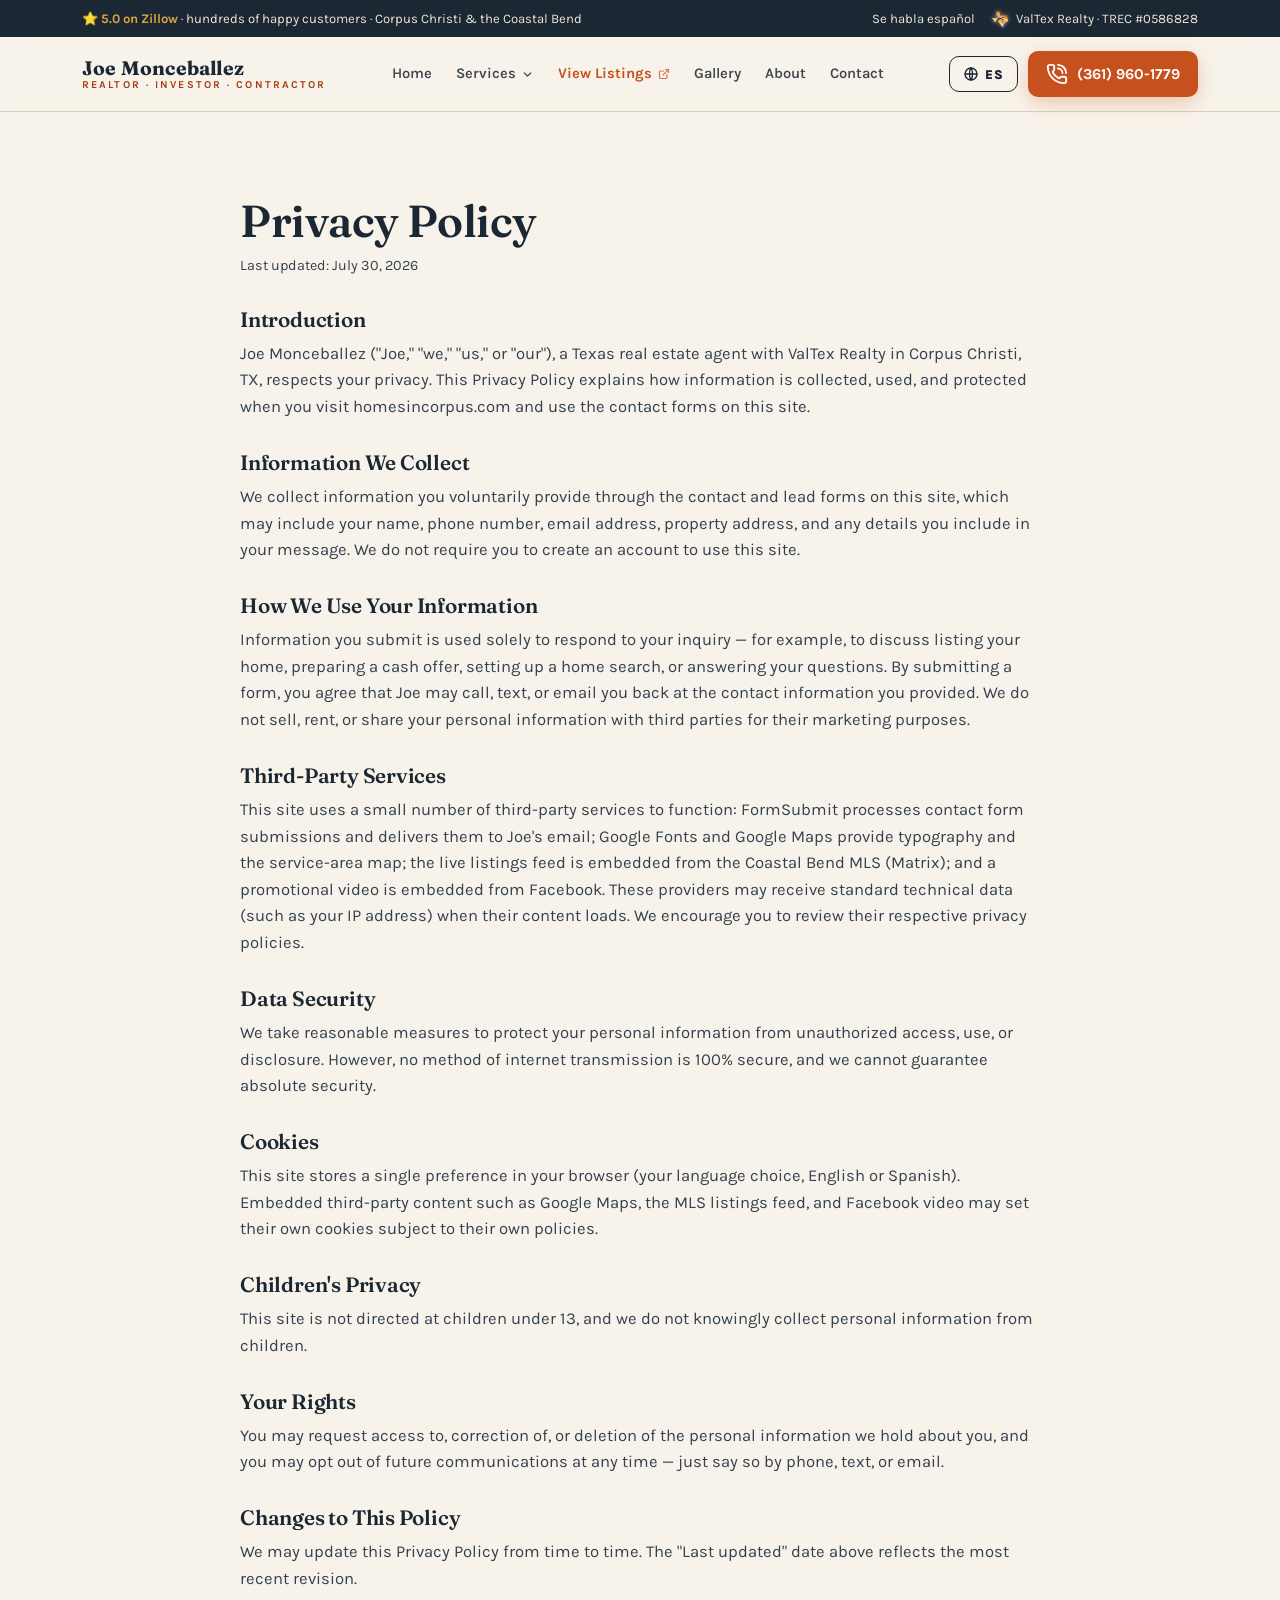
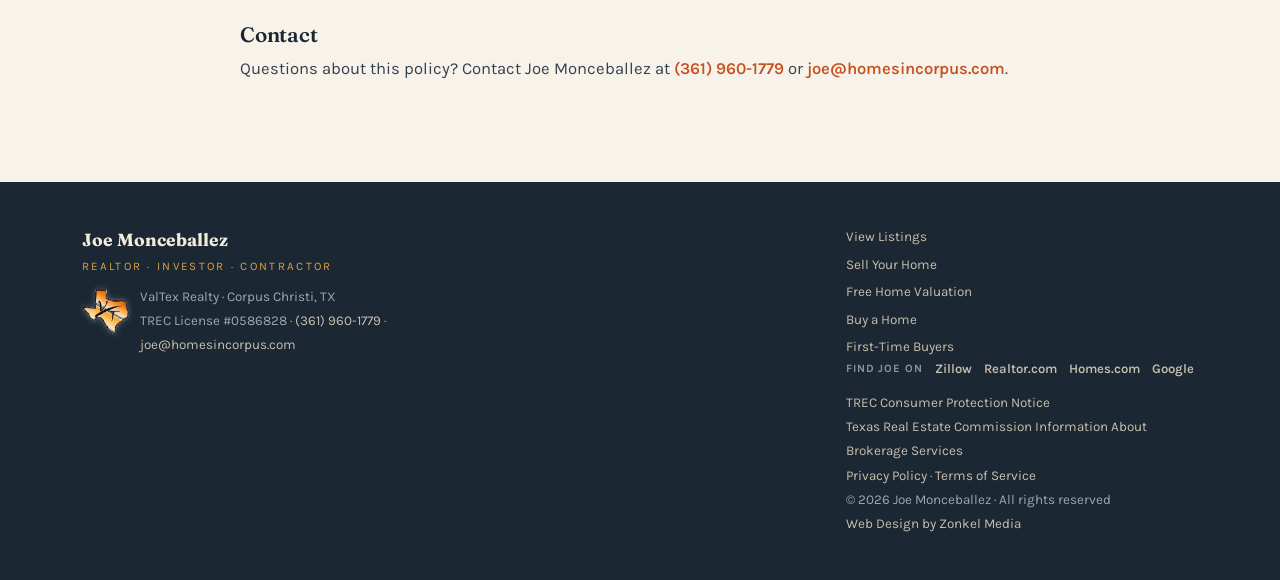
<file: privacy-policy.html>
<!DOCTYPE html>
<html lang="en">
<head>
<meta charset="UTF-8">
<meta name="viewport" content="width=device-width, initial-scale=1.0">
<!-- Google tag (gtag.js) -->
<script async src="https://www.googletagmanager.com/gtag/js?id=G-ZCC9LEDBKK"></script>
<script>
  window.dataLayer = window.dataLayer || [];
  function gtag(){dataLayer.push(arguments);}
  gtag('js', new Date());
  gtag('config', 'G-ZCC9LEDBKK');
  /* safe wrapper - never let a blocked tag break the page */
  window.zTrack = function(n, p){ try { gtag('event', n, p || {}); } catch(e){} };
  /* click-to-call is the primary CTA on this site, so measure it */
  document.addEventListener('click', function(e){
    var a = e.target && e.target.closest && e.target.closest('a[href^="tel:"]');
    if (a) window.zTrack('call_click', { link_url: a.getAttribute('href') });
  }, true);
</script>

<title>Privacy Policy | Joe Monceballez, Corpus Christi Realtor</title>
<meta name="description" content="Privacy policy for homesincorpus.com — how Joe Monceballez collects, uses, and protects your information.">
<meta name="robots" content="noindex,follow">
<meta property="og:type" content="website">
<meta property="og:site_name" content="Joe Monceballez — Homes In Corpus">
<meta property="og:title" content="Privacy Policy | Joe Monceballez">
<meta property="og:description" content="Privacy policy for homesincorpus.com — how Joe Monceballez collects, uses, and protects your information.">
<meta property="og:url" content="https://homesincorpus.com/privacy-policy.html">
<meta property="og:image" content="https://homesincorpus.com/assets/og-image.jpg">
<meta property="og:image:width" content="1200">
<meta property="og:image:height" content="630">
<meta name="twitter:card" content="summary_large_image">
<link rel="canonical" href="https://homesincorpus.com/privacy-policy.html">
<link rel="preconnect" href="https://fonts.googleapis.com">
<link rel="preconnect" href="https://fonts.gstatic.com" crossorigin>
<link href="https://fonts.googleapis.com/css2?family=Fraunces:opsz,wght@9..144,400;9..144,500;9..144,600;9..144,700&family=Karla:wght@400;500;600;700&display=swap" rel="stylesheet">
<link rel="icon" href="favicon.ico" sizes="any">
<link rel="icon" type="image/png" sizes="32x32" href="assets/favicon-32x32.png">
<link rel="icon" type="image/png" sizes="16x16" href="assets/favicon-16x16.png">
<link rel="apple-touch-icon" href="assets/apple-touch-icon.png">
<link rel="manifest" href="site.webmanifest">
<meta name="theme-color" content="#1B2733">
<link rel="stylesheet" href="assets/site.css?v=20260912">
</head>
<body>

<div class="topbar">
  <div class="wrap">
    <span data-i18n="tb1">⭐ <b>5.0 on Zillow</b> · hundreds of happy customers · Corpus Christi &amp; the Coastal Bend</span>
    <div class="tb-right"><span data-i18n="tb2">Se habla español</span><span style="display:inline-flex;align-items:center;gap:7px"><img src="assets/valtex-logo.png" alt="ValTex Realty" style="height:18px;width:auto;filter:drop-shadow(0 0 2px rgba(255,255,255,.35))">ValTex Realty · TREC #0586828</span></div>
  </div>
</div>

<nav>
  <div class="nav-in">
    <a href="index.html" class="brand"><span class="b1">Joe Monceballez</span><span class="b2" data-i18n="brand2">Realtor · Investor · Contractor</span></a>
    <div class="nav-links">
      <a href="index.html" data-i18n="navHome">Home</a>
      <div class="has-sub">
        <a href="services.html" data-i18n="nav0">Services <svg class="icon caret" viewBox="0 0 24 24"><path d="m6 9 6 6 6-6"/></svg></a>
        <div class="submenu">
          <div class="sm-col">
            <div class="sm-h" data-i18n="smH1">Sell Your House</div>
            <a href="sell-your-home.html"><span data-i18n="sm1">Sell Your Home</span><small data-i18n="sm1s">Full-service listing, top dollar</small></a>
            <a href="home-valuation.html"><span data-i18n="sm2">Free Home Valuation</span><small data-i18n="sm2s">What's it worth today?</small></a>
            <a href="index.html#cash"><span data-i18n="sm3">Get a Cash Offer</span><small data-i18n="sm3s">As-is, close on your timeline</small></a>
            <a href="index.html#situations"><span data-i18n="sm4">Stop Foreclosure</span><small data-i18n="sm4s">Fast options, straight answers</small></a>
            <a href="index.html#situations"><span data-i18n="sm5">Sell an Inherited House</span><small data-i18n="sm5s">No cleanout, no repairs</small></a>
          </div>
          <div class="sm-col">
            <div class="sm-h" data-i18n="smH2">Buy</div>
            <a href="buy-a-home.html"><span data-i18n="sm6">Buy a Home</span><small data-i18n="sm6s">Joe's commission costs you $0</small></a>
            <a href="first-time-buyers.html"><span data-i18n="sm7">First-Time Buyers</span><small data-i18n="sm7s">Best lenders, zero pressure</small></a>
          </div>
          <div class="sm-col">
            <div class="sm-h" data-i18n="smH3">Invest &amp; Renovate</div>
            <a href="index.html#situations"><span data-i18n="sm8">Investment &amp; Wholesale</span><small data-i18n="sm8s">Deals for Joe's investor network</small></a>
            <a href="services.html#remodeling"><span data-i18n="sm9">Remodeling &amp; Handyman</span><small data-i18n="sm9s">Kitchens, floors, repairs — free estimates</small></a>
          </div>
          <div class="sm-foot">
            <div class="sm-cities">
              <span class="sm-city">Portland</span><span class="sm-city">Calallen</span><span class="sm-city">Flour Bluff</span><span class="sm-city">Robstown</span><span class="sm-city">Rockport</span><span class="sm-city">Ingleside</span>
            </div>
            <span class="sm-badge" data-i18n="smBadge">TALK TO JOE TODAY</span>
          </div>
        </div>
      </div>
      <a class="nav-listings" href="https://joemonceballez.cbmls.mlsmatrix.com/Matrix/Public/?L=1&amp;ap=PP-8" target="_blank" rel="noopener"><span data-i18n="navListings">View Listings</span><svg class="icon ext" viewBox="0 0 24 24"><path d="M15 3h6v6"/><path d="M10 14 21 3"/><path d="M18 13v6a2 2 0 0 1-2 2H5a2 2 0 0 1-2-2V8a2 2 0 0 1 2-2h6"/></svg></a>
      <a href="gallery.html" data-i18n="navGallery">Gallery</a>
      <a href="about.html" data-i18n="navAbout">About</a>
      <a href="contact.html" data-i18n="navContact">Contact</a>
    </div>
    <div class="nav-right">
      <button class="lang-btn" id="langBtn" onclick="toggleLang()">
        <svg class="icon" style="width:16px;height:16px" viewBox="0 0 24 24"><circle cx="12" cy="12" r="9"/><path d="M3 12h18M12 3c3 3.5 3 14.5 0 18M12 3c-3 3.5-3 14.5 0 18"/></svg>
        <span id="langLabel">ES</span><span class="vh"> — switch language / cambiar idioma</span>
      </button>
      <a class="btn btn-orange nav-cta" href="tel:3619601779">
        <svg class="icon" viewBox="0 0 24 24"><path d="M13 2a9 9 0 0 1 9 9"/><path d="M13 6a5 5 0 0 1 5 5"/><path d="M13.832 16.568a1 1 0 0 0 1.213-.303l.355-.465A2 2 0 0 1 17 15h3a2 2 0 0 1 2 2v3a2 2 0 0 1-2 2A18 18 0 0 1 2 4a2 2 0 0 1 2-2h3a2 2 0 0 1 2 2v3a2 2 0 0 1-.8 1.6l-.468.351a1 1 0 0 0-.292 1.233 14 14 0 0 0 6.392 6.384"/></svg>
        (361) 960-1779
      </a>
    </div>
  </div>
</nav>

<main>

<section>
  <div class="wrap">
    <div class="prose" style="max-width:50rem;margin:0 auto">
      <h1 style="font-size:clamp(2rem,4vw,2.8rem);margin-bottom:8px">Privacy Policy</h1>
      <p style="font-size:.9rem;color:var(--ink-2);margin-bottom:30px">Last updated: July 30, 2026</p>

      <h3>Introduction</h3>
      <p>Joe Monceballez ("Joe," "we," "us," or "our"), a Texas real estate agent with ValTex Realty in Corpus Christi, TX, respects your privacy. This Privacy Policy explains how information is collected, used, and protected when you visit homesincorpus.com and use the contact forms on this site.</p>

      <h3>Information We Collect</h3>
      <p>We collect information you voluntarily provide through the contact and lead forms on this site, which may include your name, phone number, email address, property address, and any details you include in your message. We do not require you to create an account to use this site.</p>

      <h3>How We Use Your Information</h3>
      <p>Information you submit is used solely to respond to your inquiry — for example, to discuss listing your home, preparing a cash offer, setting up a home search, or answering your questions. By submitting a form, you agree that Joe may call, text, or email you back at the contact information you provided. We do not sell, rent, or share your personal information with third parties for their marketing purposes.</p>

      <h3>Third-Party Services</h3>
      <p>This site uses a small number of third-party services to function: FormSubmit processes contact form submissions and delivers them to Joe's email; Google Fonts and Google Maps provide typography and the service-area map; the live listings feed is embedded from the Coastal Bend MLS (Matrix); and a promotional video is embedded from Facebook. These providers may receive standard technical data (such as your IP address) when their content loads. We encourage you to review their respective privacy policies.</p>

      <h3>Data Security</h3>
      <p>We take reasonable measures to protect your personal information from unauthorized access, use, or disclosure. However, no method of internet transmission is 100% secure, and we cannot guarantee absolute security.</p>

      <h3>Cookies</h3>
      <p>This site stores a single preference in your browser (your language choice, English or Spanish). Embedded third-party content such as Google Maps, the MLS listings feed, and Facebook video may set their own cookies subject to their own policies.</p>

      <h3>Children's Privacy</h3>
      <p>This site is not directed at children under 13, and we do not knowingly collect personal information from children.</p>

      <h3>Your Rights</h3>
      <p>You may request access to, correction of, or deletion of the personal information we hold about you, and you may opt out of future communications at any time — just say so by phone, text, or email.</p>

      <h3>Changes to This Policy</h3>
      <p>We may update this Privacy Policy from time to time. The "Last updated" date above reflects the most recent revision.</p>

      <h3>Contact</h3>
      <p>Questions about this policy? Contact Joe Monceballez at <a href="tel:3619601779" style="color:var(--orange);font-weight:600">(361) 960-1779</a> or <a href="mailto:joe@homesincorpus.com" style="color:var(--orange);font-weight:600">joe@homesincorpus.com</a>.</p>
    </div>
  </div>
</section>

</main>

<footer>
  <div class="wrap foot">
    <div class="fcol">
      <div class="fb1">Joe Monceballez</div>
      <div class="fb2" data-i18n="ftRole">Realtor · Investor · Contractor</div>
      <p class="legal" style="display:flex;align-items:flex-start;gap:10px"><img src="assets/valtex-logo.png" alt="ValTex Realty" style="height:48px;width:auto;margin-top:2px;filter:drop-shadow(0 0 3px rgba(255,255,255,.25))"><span>ValTex Realty · Corpus Christi, TX<br>TREC License #0586828 · <a href="tel:3619601779">(361) 960-1779</a> · <a href="mailto:joe@homesincorpus.com">joe@homesincorpus.com</a></span></p>
    </div>
    <div class="fcol">
      <div class="flinks">
        <a href="https://joemonceballez.cbmls.mlsmatrix.com/Matrix/Public/?L=1&amp;ap=PP-8" target="_blank" rel="noopener">View Listings</a>
        <a href="sell-your-home.html">Sell Your Home</a>
        <a href="home-valuation.html">Free Home Valuation</a>
        <a href="buy-a-home.html">Buy a Home</a>
        <a href="first-time-buyers.html">First-Time Buyers</a>
      </div>
      <div class="fprofiles">
        <span data-i18n="fProfiles">Find Joe on</span>
        <a href="https://www.zillow.com/profile/monceballezjoe" target="_blank" rel="noopener">Zillow</a>
        <a href="https://www.realtor.com/realestateagents/5cdb2adae9a9330012a9c0d1" target="_blank" rel="noopener">Realtor.com</a>
        <a href="https://www.homes.com/real-estate-agents/joe-monceballez/pslh1zs/" target="_blank" rel="noopener">Homes.com</a>
        <a href="https://www.google.com/maps/place/Joe+Monceballez+-+Corpus+Christi+Realtor/@27.329776,-97.3581427,9z/data=!3m1!4b1!4m6!3m5!1s0x8668f5826998bba7:0xeb568253df2bb38!8m2!3d27.329776!4d-97.3581427!16s%2Fg%2F11j6yjxjnk" target="_blank" rel="noopener">Google</a>
      </div>
      <p class="legal"><a href="https://www.trec.texas.gov/forms/consumer-protection-notice" target="_blank" rel="noopener">TREC Consumer Protection Notice</a><br><a href="https://www.trec.texas.gov/" target="_blank" rel="noopener">Texas Real Estate Commission Information About Brokerage Services</a><br><a href="privacy-policy.html">Privacy Policy</a> · <a href="terms-of-service.html">Terms of Service</a><br>© 2026 Joe Monceballez · All rights reserved<br><a href="https://zonkelmedia.com" target="_blank" rel="noopener">Web Design by Zonkel Media</a></p>
    </div>
  </div>
</footer>

<div class="callbar">
  <a class="cb-call" href="tel:3619601779"><svg class="icon" viewBox="0 0 24 24"><path d="M13 2a9 9 0 0 1 9 9"/><path d="M13 6a5 5 0 0 1 5 5"/><path d="M13.832 16.568a1 1 0 0 0 1.213-.303l.355-.465A2 2 0 0 1 17 15h3a2 2 0 0 1 2 2v3a2 2 0 0 1-2 2A18 18 0 0 1 2 4a2 2 0 0 1 2-2h3a2 2 0 0 1 2 2v3a2 2 0 0 1-.8 1.6l-.468.351a1 1 0 0 0-.292 1.233 14 14 0 0 0 6.392 6.384"/></svg><span data-i18n="cbCall">Call Joe</span></a>
  <a class="cb-text" href="sms:3619601779"><svg class="icon" viewBox="0 0 24 24"><path d="M2.992 16.342a2 2 0 0 1 .094 1.167l-1.065 3.29a1 1 0 0 0 1.236 1.168l3.413-.998a2 2 0 0 1 1.099.092 10 10 0 1 0-4.777-4.719"/></svg><span data-i18n="cbText">Text Joe</span></a>
</div>

<script>
  window.PAGE_ES = {};
  window.PAGE_ES_PH = {};
</script>
<script src="assets/site.js?v=20260912"></script>
</body>
</html>
</file>
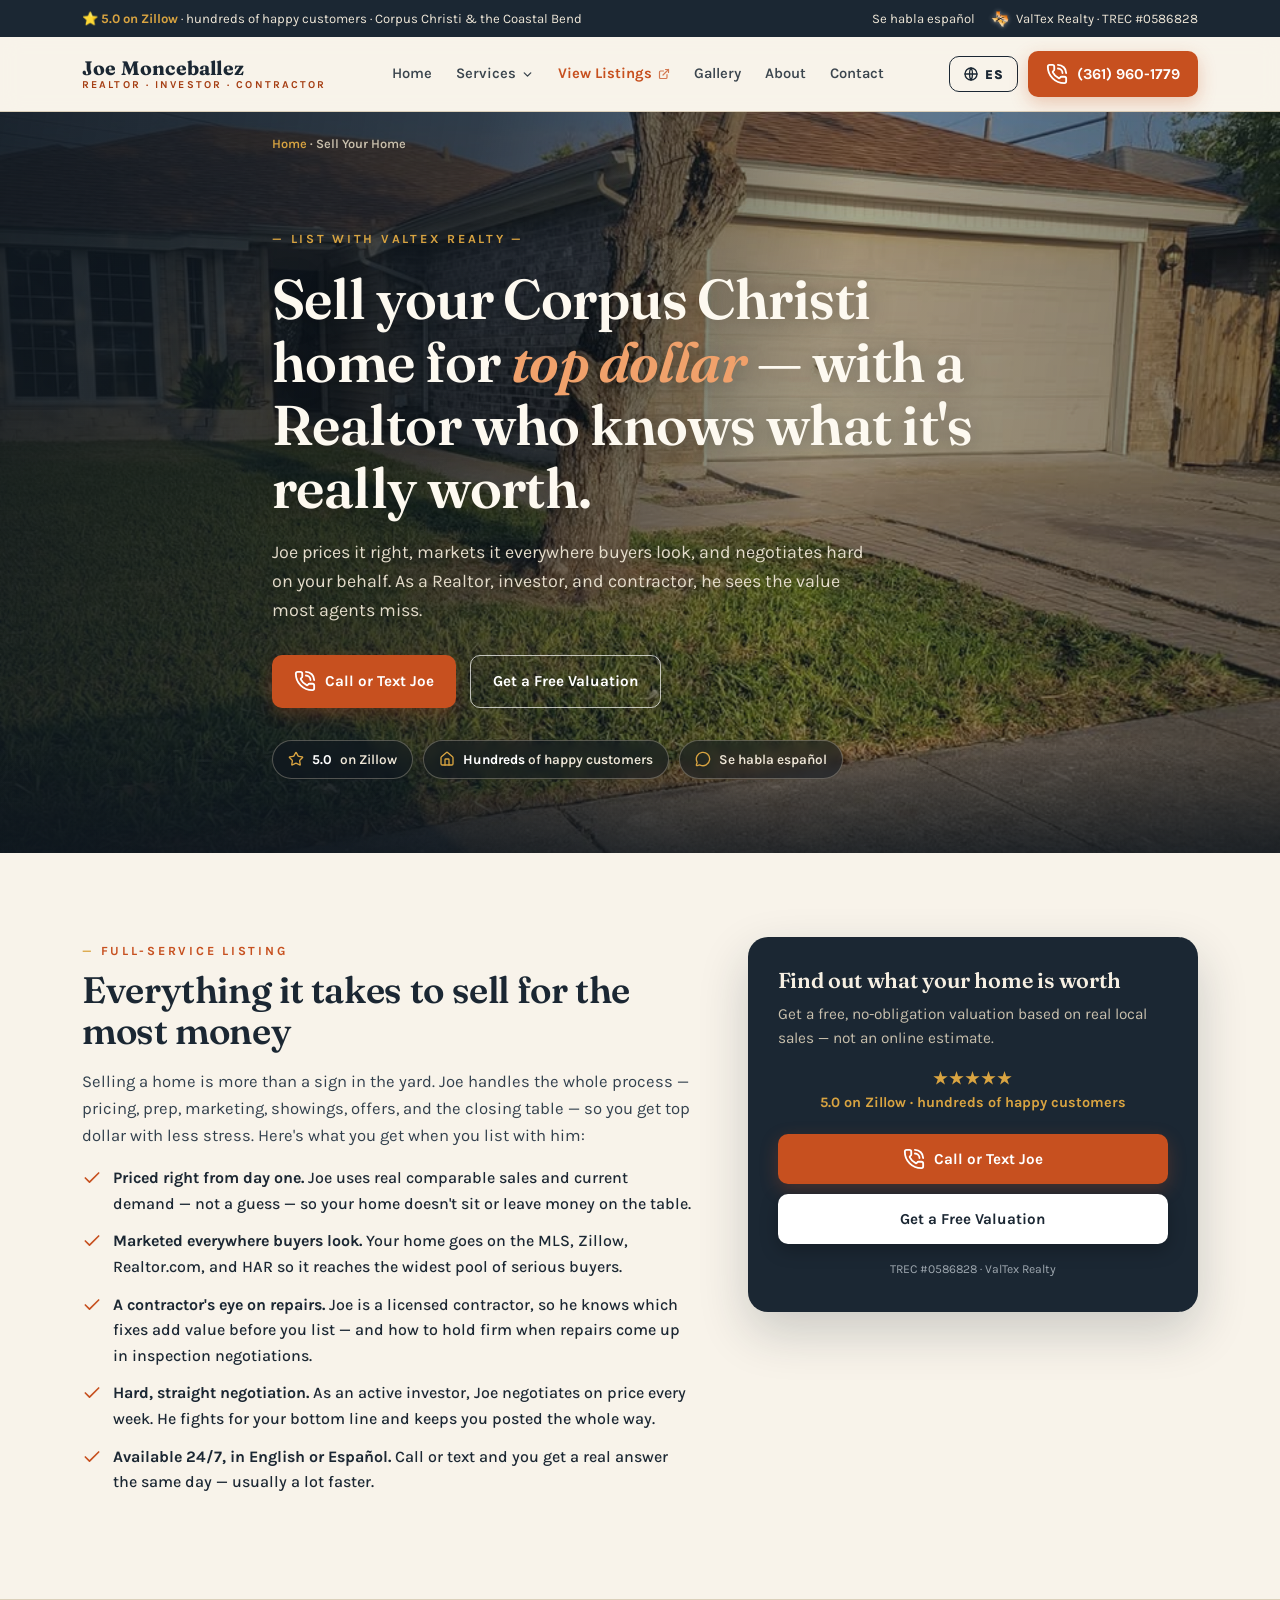
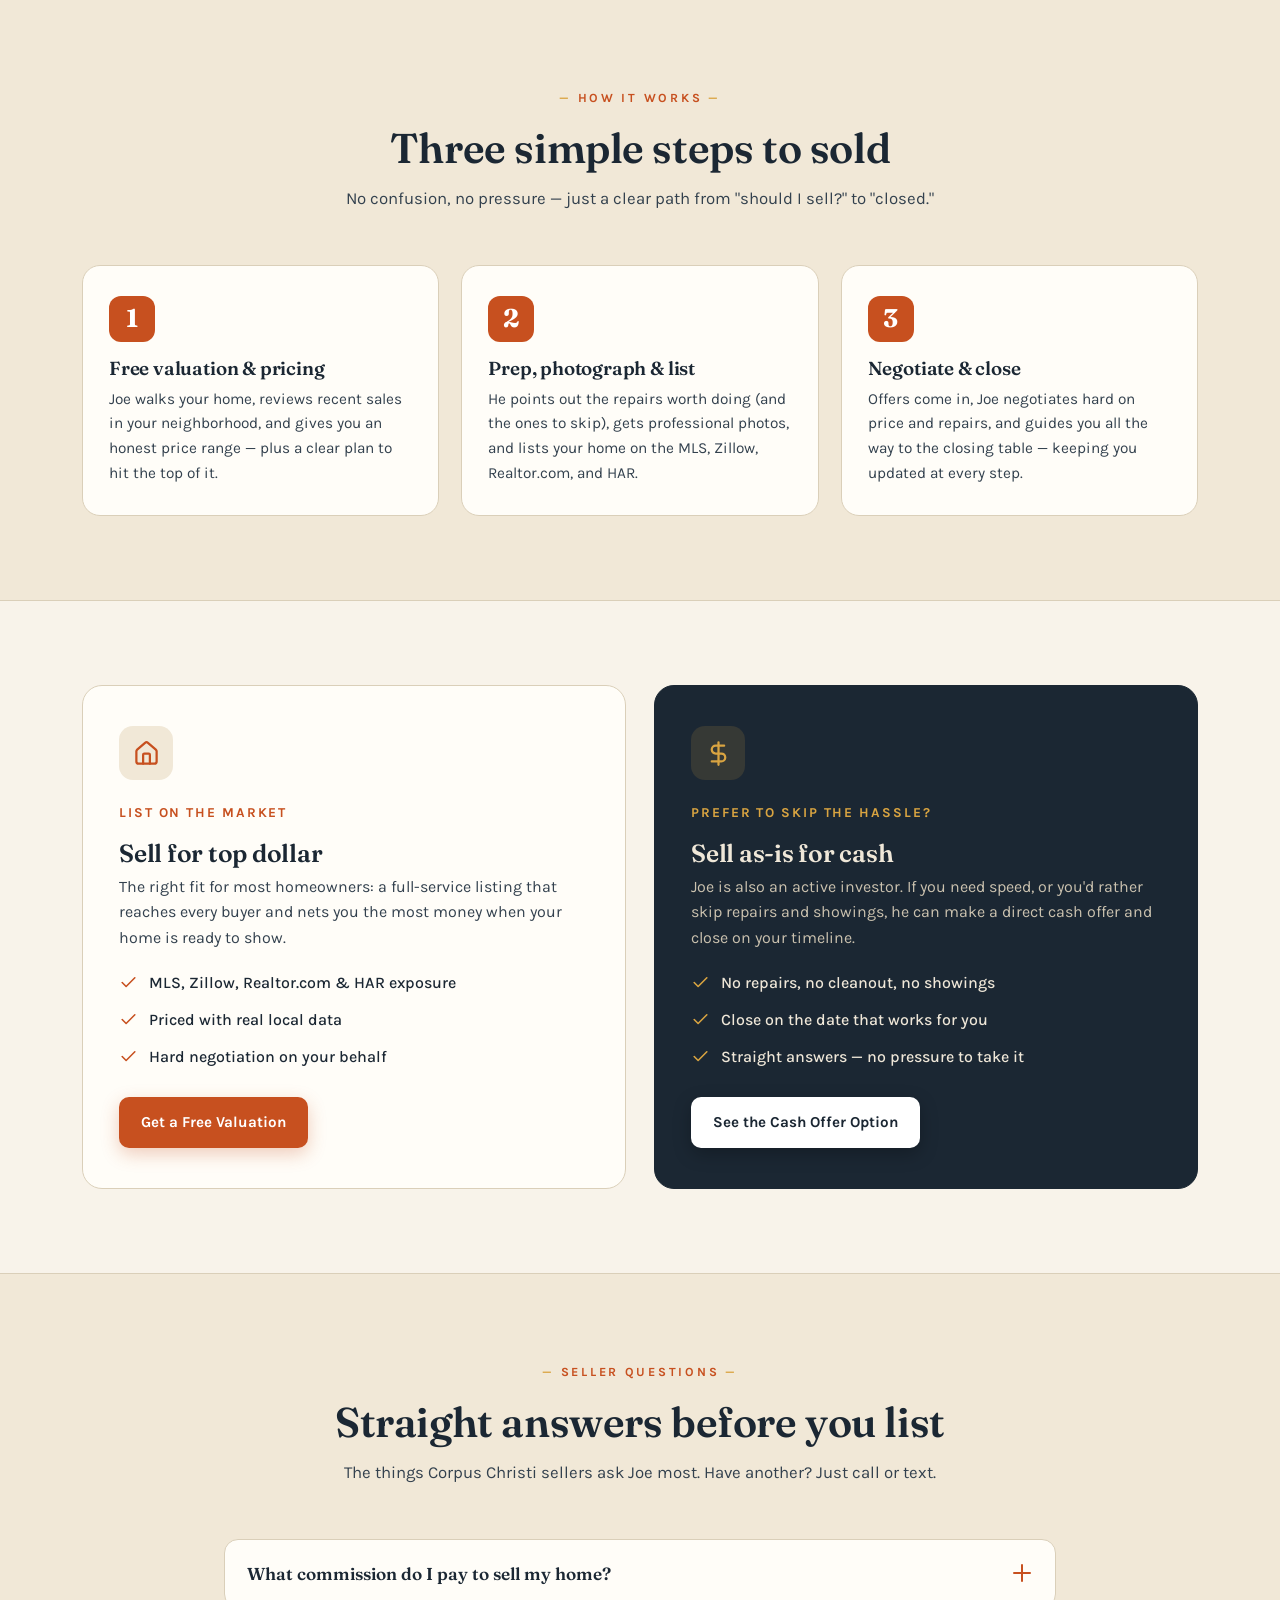
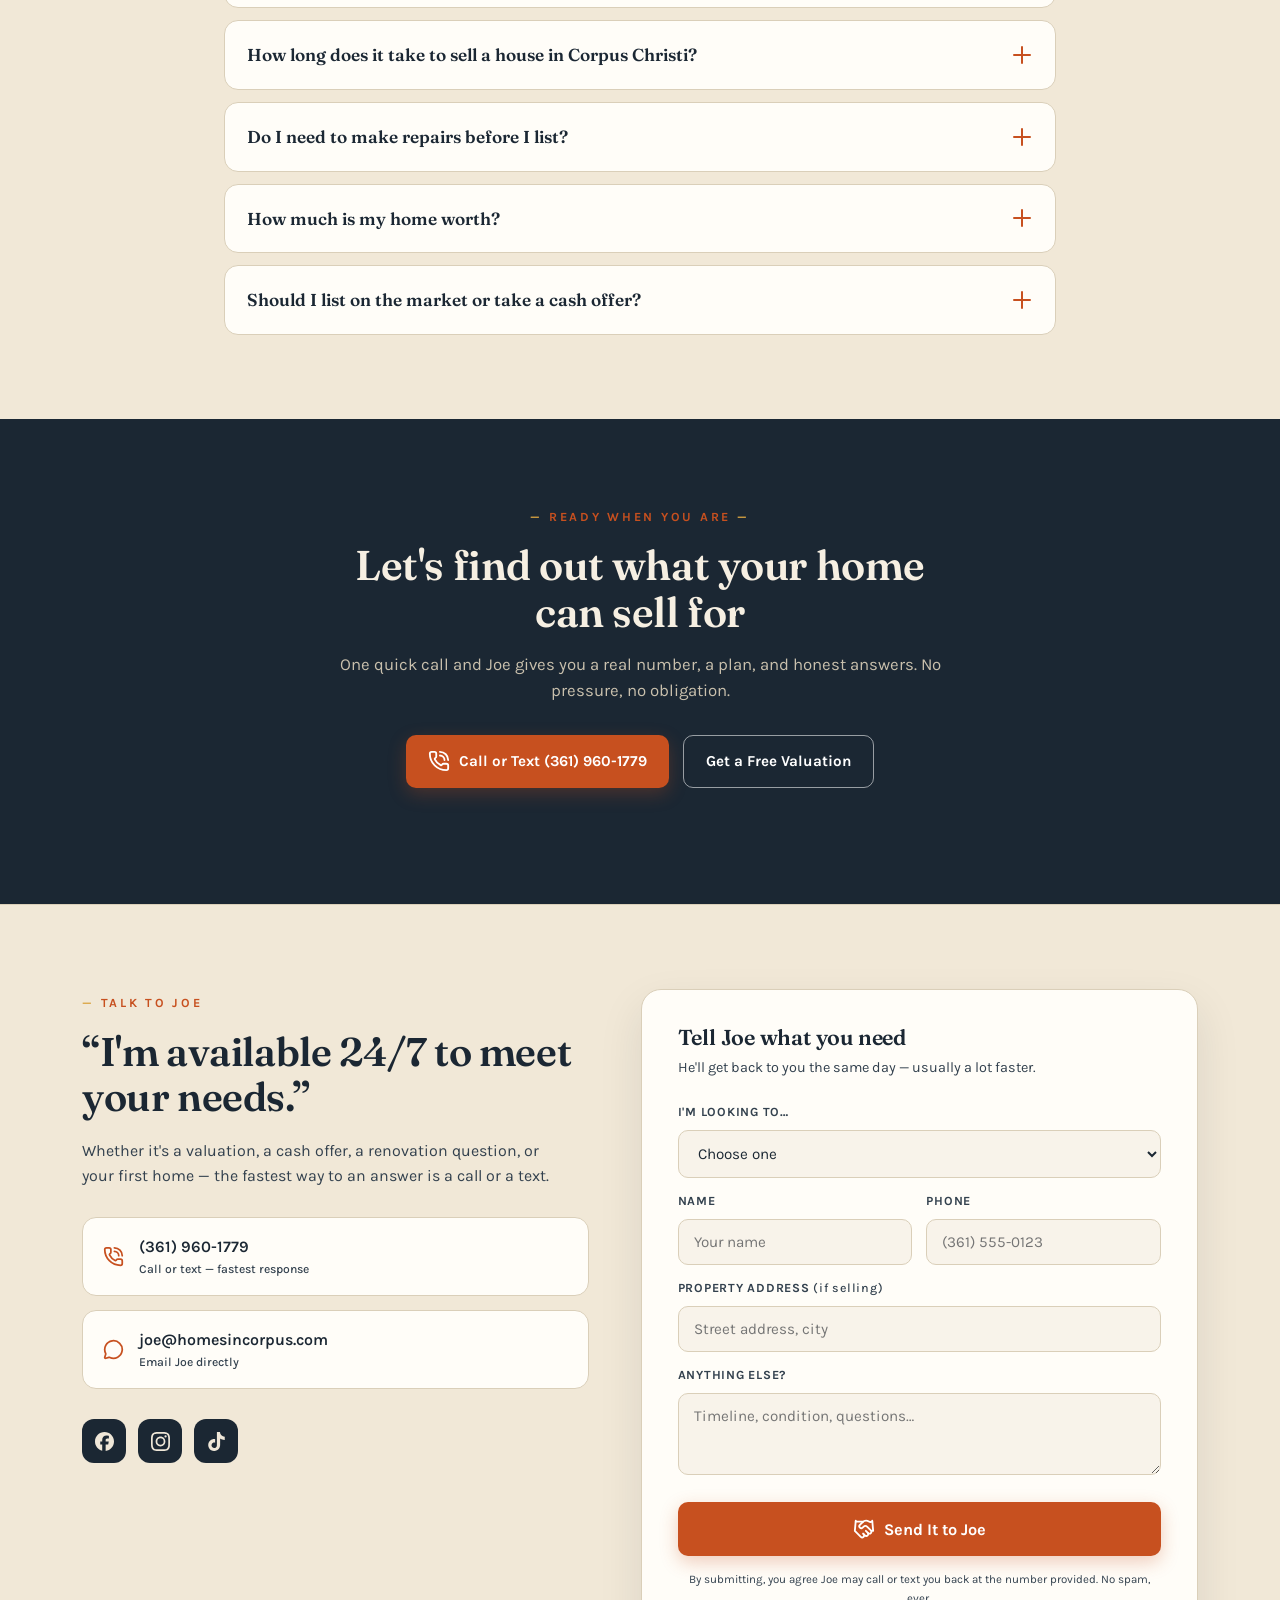
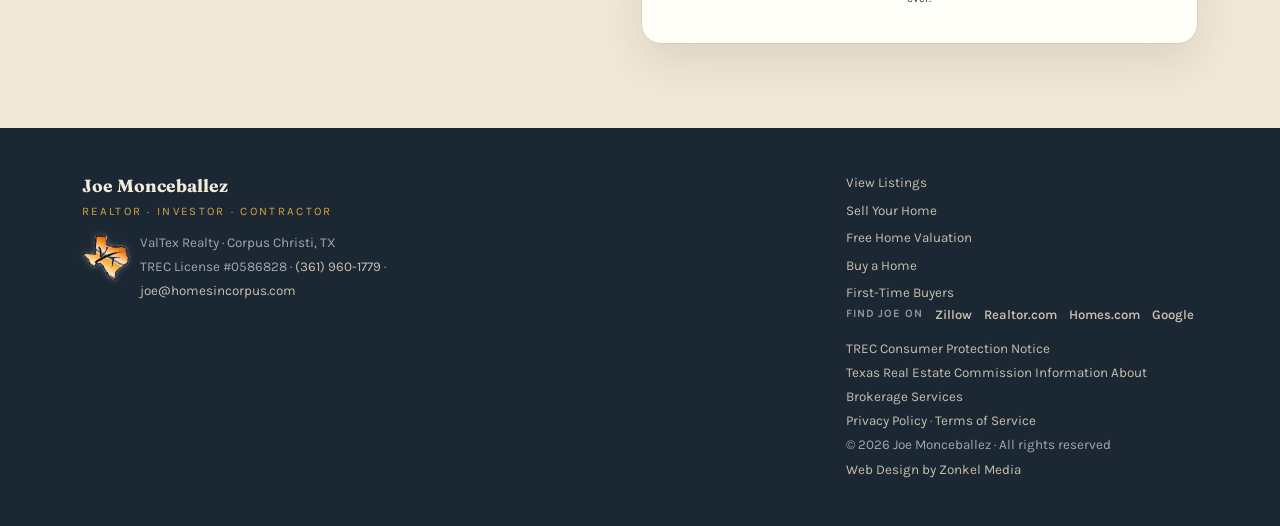
<file: sell-your-home.html>
<!-- ============================================================
     Sell Your Home — service page. Built from _shell-reference.html.
     ============================================================ -->
<!DOCTYPE html>
<html lang="en">
<head>
<meta charset="UTF-8">
<meta name="viewport" content="width=device-width, initial-scale=1.0">
<!-- Google tag (gtag.js) -->
<script async src="https://www.googletagmanager.com/gtag/js?id=G-ZCC9LEDBKK"></script>
<script>
  window.dataLayer = window.dataLayer || [];
  function gtag(){dataLayer.push(arguments);}
  gtag('js', new Date());
  gtag('config', 'G-ZCC9LEDBKK');
  /* safe wrapper - never let a blocked tag break the page */
  window.zTrack = function(n, p){ try { gtag('event', n, p || {}); } catch(e){} };
  /* click-to-call is the primary CTA on this site, so measure it */
  document.addEventListener('click', function(e){
    var a = e.target && e.target.closest && e.target.closest('a[href^="tel:"]');
    if (a) window.zTrack('call_click', { link_url: a.getAttribute('href') });
  }, true);
</script>

<title>Sell Your Home in Corpus Christi | Joe Monceballez, ValTex Realty</title>
<meta name="description" content="List your Corpus Christi home for top dollar with Joe Monceballez — hundreds of happy customers, 5.0 rated, a contractor's eye on repairs. Free valuation.">
<link rel="canonical" href="https://homesincorpus.com/sell-your-home.html">
<meta property="og:type" content="website">
<meta property="og:site_name" content="Joe Monceballez — Homes In Corpus">
<meta property="og:title" content="Sell Your Home in Corpus Christi | Joe Monceballez, ValTex Realty">
<meta property="og:description" content="List your Corpus Christi home for top dollar with Joe Monceballez — hundreds of happy customers, 5.0 rated, a contractor's eye on repairs. Free valuation.">
<meta property="og:url" content="https://homesincorpus.com/sell-your-home.html">
<meta property="og:image" content="https://homesincorpus.com/assets/og-image.jpg">
<meta property="og:image:width" content="1200">
<meta property="og:image:height" content="630">
<meta property="og:locale" content="en_US">
<meta name="twitter:card" content="summary_large_image">
<link rel="preconnect" href="https://fonts.googleapis.com">
<link rel="preconnect" href="https://fonts.gstatic.com" crossorigin>
<link href="https://fonts.googleapis.com/css2?family=Fraunces:opsz,wght@9..144,400;9..144,500;9..144,600;9..144,700&family=Karla:wght@400;500;600;700&display=swap" rel="stylesheet">
<link rel="icon" href="favicon.ico" sizes="any">
<link rel="icon" type="image/png" sizes="32x32" href="assets/favicon-32x32.png">
<link rel="icon" type="image/png" sizes="16x16" href="assets/favicon-16x16.png">
<link rel="apple-touch-icon" href="assets/apple-touch-icon.png">
<link rel="manifest" href="site.webmanifest">
<meta name="theme-color" content="#1B2733">
<link rel="stylesheet" href="assets/site.css?v=20260912">
<script type="application/ld+json">
{
  "@context": "https://schema.org",
  "@type": "FAQPage",
  "mainEntity": [
    {
      "@type": "Question",
      "name": "What commission do I pay to sell my Corpus Christi home?",
      "acceptedAnswer": {
        "@type": "Answer",
        "text": "Joe walks you through the full commission structure up front — no surprises. Commissions in Texas are negotiable and are agreed to in writing before your home ever hits the market. Ask Joe for a straight breakdown for your specific home and price point when you call for your free valuation."
      }
    },
    {
      "@type": "Question",
      "name": "How long does it take to sell a house in Corpus Christi?",
      "acceptedAnswer": {
        "@type": "Answer",
        "text": "It depends on your price, condition, and how the market is moving in your neighborhood. A home priced right and prepped well typically moves faster than one that sits overpriced. Joe gives you an honest read on current timelines for your area — not a sales pitch — during your valuation."
      }
    },
    {
      "@type": "Question",
      "name": "Do I need to make repairs before I list?",
      "acceptedAnswer": {
        "@type": "Answer",
        "text": "Not always. Joe is a licensed Realtor, investor, and contractor, so he can tell you which repairs actually add value and which ones you can skip. If a few targeted fixes will raise your sale price, he'll say so — and if selling as-is makes more sense, he'll tell you that too."
      }
    },
    {
      "@type": "Question",
      "name": "How much is my Corpus Christi home worth?",
      "acceptedAnswer": {
        "@type": "Answer",
        "text": "Your home's value comes from recent comparable sales, its condition, and current demand in your neighborhood. Joe gives you a free, no-obligation valuation based on real local data — not an automated online estimate. Call or text (361) 960-1779 to get yours."
      }
    },
    {
      "@type": "Question",
      "name": "Should I list on the market or take a cash offer?",
      "acceptedAnswer": {
        "@type": "Answer",
        "text": "Listing usually nets the most money when your home is ready to show. A cash offer can make more sense when you need speed, want to skip repairs and showings, or are selling an inherited or distressed property. Joe does both, so he'll lay out the numbers on each and let you decide with no pressure."
      }
    }
  ]
}
</script>
<script type="application/ld+json">
{
  "@context": "https://schema.org",
  "@type": "BreadcrumbList",
  "itemListElement": [
    {
      "@type": "ListItem",
      "position": 1,
      "name": "Home",
      "item": "https://homesincorpus.com/"
    },
    {
      "@type": "ListItem",
      "position": 2,
      "name": "Sell Your Home",
      "item": "https://homesincorpus.com/sell-your-home.html"
    }
  ]
}
</script>
</head>
<body>

<div class="topbar">
  <div class="wrap">
    <span data-i18n="tb1">⭐ <b>5.0 on Zillow</b> · hundreds of happy customers<span class="tb-tail"> · Corpus Christi &amp; the Coastal Bend</span></span>
    <div class="tb-right"><span data-i18n="tb2">Se habla español</span><span style="display:inline-flex;align-items:center;gap:7px"><img src="assets/valtex-logo.png" alt="ValTex Realty" style="height:18px;width:auto;filter:drop-shadow(0 0 2px rgba(255,255,255,.35))">ValTex Realty · TREC #0586828</span></div>
  </div>
</div>

<nav>
  <div class="nav-in">
    <a href="index.html" class="brand"><span class="b1">Joe Monceballez</span><span class="b2" data-i18n="brand2">Realtor · Investor · Contractor</span></a>
    <div class="nav-links">
      <a href="index.html" data-i18n="navHome">Home</a>
      <div class="has-sub">
        <a href="services.html" data-i18n="nav0">Services <svg class="icon caret" viewBox="0 0 24 24"><path d="m6 9 6 6 6-6"/></svg></a>
        <div class="submenu">
          <div class="sm-col">
            <div class="sm-h" data-i18n="smH1">Sell Your House</div>
            <a href="sell-your-home.html"><span data-i18n="sm1">Sell Your Home</span><small data-i18n="sm1s">Full-service listing, top dollar</small></a>
            <a href="home-valuation.html"><span data-i18n="sm2">Free Home Valuation</span><small data-i18n="sm2s">What's it worth today?</small></a>
            <a href="index.html#cash"><span data-i18n="sm3">Get a Cash Offer</span><small data-i18n="sm3s">As-is, close on your timeline</small></a>
            <a href="index.html#situations"><span data-i18n="sm4">Stop Foreclosure</span><small data-i18n="sm4s">Fast options, straight answers</small></a>
            <a href="index.html#situations"><span data-i18n="sm5">Sell an Inherited House</span><small data-i18n="sm5s">No cleanout, no repairs</small></a>
          </div>
          <div class="sm-col">
            <div class="sm-h" data-i18n="smH2">Buy</div>
            <a href="buy-a-home.html"><span data-i18n="sm6">Buy a Home</span><small data-i18n="sm6s">Joe's commission costs you $0</small></a>
            <a href="first-time-buyers.html"><span data-i18n="sm7">First-Time Buyers</span><small data-i18n="sm7s">Best lenders, zero pressure</small></a>
          </div>
          <div class="sm-col">
            <div class="sm-h" data-i18n="smH3">Invest &amp; Renovate</div>
            <a href="index.html#situations"><span data-i18n="sm8">Investment &amp; Wholesale</span><small data-i18n="sm8s">Deals for Joe's investor network</small></a>
            <a href="services.html#remodeling"><span data-i18n="sm9">Remodeling &amp; Handyman</span><small data-i18n="sm9s">Kitchens, floors, repairs — free estimates</small></a>
          </div>
          <div class="sm-foot">
            <div class="sm-cities">
              <span class="sm-city">Portland</span><span class="sm-city">Calallen</span><span class="sm-city">Flour Bluff</span><span class="sm-city">Robstown</span><span class="sm-city">Rockport</span><span class="sm-city">Ingleside</span>
            </div>
            <span class="sm-badge" data-i18n="smBadge">TALK TO JOE TODAY</span>
          </div>
        </div>
      </div>
      <a class="nav-listings" href="https://joemonceballez.cbmls.mlsmatrix.com/Matrix/Public/?L=1&amp;ap=PP-8" target="_blank" rel="noopener"><span data-i18n="navListings">View Listings</span><svg class="icon ext" viewBox="0 0 24 24"><path d="M15 3h6v6"/><path d="M10 14 21 3"/><path d="M18 13v6a2 2 0 0 1-2 2H5a2 2 0 0 1-2-2V8a2 2 0 0 1 2-2h6"/></svg></a>
      <a href="gallery.html" data-i18n="navGallery">Gallery</a>
      <a href="about.html" data-i18n="navAbout">About</a>
      <a href="contact.html" data-i18n="navContact">Contact</a>
    </div>
    <div class="nav-right">
      <button class="lang-btn" id="langBtn" onclick="toggleLang()">
        <svg class="icon" style="width:16px;height:16px" viewBox="0 0 24 24"><circle cx="12" cy="12" r="9"/><path d="M3 12h18M12 3c3 3.5 3 14.5 0 18M12 3c-3 3.5-3 14.5 0 18"/></svg>
        <span id="langLabel">ES</span><span class="vh"> — switch language / cambiar idioma</span>
      </button>
      <a class="btn btn-orange nav-cta" href="tel:3619601779">
        <svg class="icon" viewBox="0 0 24 24"><path d="M13 2a9 9 0 0 1 9 9"/><path d="M13 6a5 5 0 0 1 5 5"/><path d="M13.832 16.568a1 1 0 0 0 1.213-.303l.355-.465A2 2 0 0 1 17 15h3a2 2 0 0 1 2 2v3a2 2 0 0 1-2 2A18 18 0 0 1 2 4a2 2 0 0 1 2-2h3a2 2 0 0 1 2 2v3a2 2 0 0 1-.8 1.6l-.468.351a1 1 0 0 0-.292 1.233 14 14 0 0 0 6.392 6.384"/></svg>
        (361) 960-1779
      </a>
    </div>
  </div>
</nav>

<main>

<!-- ================= HERO ================= -->
<header class="hero subhero">
  <div class="hero-bg" style="background-image:linear-gradient(rgba(0,0,0,0),rgba(0,0,0,0)),url('assets/house-brick.jpg')" role="img" aria-label="Corpus Christi home listed and sold by Joe Monceballez"></div>
  <div class="wrap">
    <div class="crumbs"><a href="index.html" data-i18n="crumbHome">Home</a> · <span data-i18n="crumbHere">Sell Your Home</span></div>
    <div class="hero-grid">
      <div>
        <span class="eyebrow"><span class="dash">—</span> <span data-i18n="heroEyebrow">List With ValTex Realty</span> <span class="dash">—</span></span>
        <h1 data-i18n="heroH1">Sell your Corpus Christi home for <em>top dollar</em> — with a Realtor who knows what it's really worth.</h1>
        <p class="lead" data-i18n="heroLead">Joe prices it right, markets it everywhere buyers look, and negotiates hard on your behalf. As a Realtor, investor, and contractor, he sees the value most agents miss.</p>
        <div class="hero-ctas">
          <a class="btn btn-orange" href="tel:3619601779">
            <svg class="icon" viewBox="0 0 24 24"><path d="M13 2a9 9 0 0 1 9 9"/><path d="M13 6a5 5 0 0 1 5 5"/><path d="M13.832 16.568a1 1 0 0 0 1.213-.303l.355-.465A2 2 0 0 1 17 15h3a2 2 0 0 1 2 2v3a2 2 0 0 1-2 2A18 18 0 0 1 2 4a2 2 0 0 1 2-2h3a2 2 0 0 1 2 2v3a2 2 0 0 1-.8 1.6l-.468.351a1 1 0 0 0-.292 1.233 14 14 0 0 0 6.392 6.384"/></svg>
            <span data-i18n="heroCta1">Call or Text Joe</span>
          </a>
          <a class="btn btn-ghost-w" href="#contact"><span data-i18n="heroCta2">Get a Free Valuation</span></a>
        </div>
        <div class="chips">
          <span class="chip"><svg class="icon" viewBox="0 0 24 24"><path d="M11.525 2.295a.53.53 0 0 1 .95 0l2.31 4.679a2.123 2.123 0 0 0 1.595 1.16l5.166.756a.53.53 0 0 1 .294.904l-3.736 3.638a2.123 2.123 0 0 0-.611 1.878l.882 5.14a.53.53 0 0 1-.771.56l-4.618-2.428a2.122 2.122 0 0 0-1.973 0L6.396 21.01a.53.53 0 0 1-.77-.56l.881-5.139a2.122 2.122 0 0 0-.611-1.879L2.16 9.795a.53.53 0 0 1 .294-.906l5.165-.755a2.122 2.122 0 0 0 1.597-1.16z"/></svg><b>5.0</b> <span data-i18n="heroChip1">on Zillow</span></span>
          <span class="chip"><svg class="icon" viewBox="0 0 24 24"><path d="M15 21v-8a1 1 0 0 0-1-1h-4a1 1 0 0 0-1 1v8"/><path d="M3 10a2 2 0 0 1 .709-1.528l7-6a2 2 0 0 1 2.582 0l7 6A2 2 0 0 1 21 10v9a2 2 0 0 1-2 2H5a2 2 0 0 1-2-2z"/></svg><span data-i18n="heroChip2"><b>Hundreds</b> of happy customers</span></span>
          <span class="chip"><svg class="icon" viewBox="0 0 24 24"><path d="M2.992 16.342a2 2 0 0 1 .094 1.167l-1.065 3.29a1 1 0 0 0 1.236 1.168l3.413-.998a2 2 0 0 1 1.099.092 10 10 0 1 0-4.777-4.719"/></svg><span data-i18n="heroChip3">Se habla español</span></span>
        </div>
      </div>
    </div>
  </div>
</header>

<!-- ================= MAIN ================= -->

<!-- 1. Why sell with Joe + sticky side card -->
<section>
  <div class="wrap">
    <div class="prose-grid">
      <div class="prose rv">
        <span class="eyebrow"><span class="dash">—</span> <span data-i18n="s1Eyebrow">Full-Service Listing</span></span>
        <h2 data-i18n="s1H2">Everything it takes to sell for the most money</h2>
        <p data-i18n="s1P1">Selling a home is more than a sign in the yard. Joe handles the whole process — pricing, prep, marketing, showings, offers, and the closing table — so you get top dollar with less stress. Here's what you get when you list with him:</p>
        <ul class="ticks">
          <li><svg class="icon" viewBox="0 0 24 24"><path d="M20 6 9 17l-5-5"/></svg><span data-i18n="s1L1"><b>Priced right from day one.</b> Joe uses real comparable sales and current demand — not a guess — so your home doesn't sit or leave money on the table.</span></li>
          <li><svg class="icon" viewBox="0 0 24 24"><path d="M20 6 9 17l-5-5"/></svg><span data-i18n="s1L2"><b>Marketed everywhere buyers look.</b> Your home goes on the MLS, Zillow, Realtor.com, and HAR so it reaches the widest pool of serious buyers.</span></li>
          <li><svg class="icon" viewBox="0 0 24 24"><path d="M20 6 9 17l-5-5"/></svg><span data-i18n="s1L3"><b>A contractor's eye on repairs.</b> Joe is a licensed contractor, so he knows which fixes add value before you list — and how to hold firm when repairs come up in inspection negotiations.</span></li>
          <li><svg class="icon" viewBox="0 0 24 24"><path d="M20 6 9 17l-5-5"/></svg><span data-i18n="s1L4"><b>Hard, straight negotiation.</b> As an active investor, Joe negotiates on price every week. He fights for your bottom line and keeps you posted the whole way.</span></li>
          <li><svg class="icon" viewBox="0 0 24 24"><path d="M20 6 9 17l-5-5"/></svg><span data-i18n="s1L5"><b>Available 24/7, in English or Español.</b> Call or text and you get a real answer the same day — usually a lot faster.</span></li>
        </ul>
      </div>
      <aside>
        <div class="side-card rv">
          <h3 data-i18n="scH">Find out what your home is worth</h3>
          <p data-i18n="scP">Get a free, no-obligation valuation based on real local sales — not an online estimate.</p>
          <div class="sc-z"><span class="sc-stars">★★★★★</span><span data-i18n="scZ">5.0 on Zillow · hundreds of happy customers</span></div>
          <a class="btn btn-orange" href="tel:3619601779">
            <svg class="icon" viewBox="0 0 24 24"><path d="M13 2a9 9 0 0 1 9 9"/><path d="M13 6a5 5 0 0 1 5 5"/><path d="M13.832 16.568a1 1 0 0 0 1.213-.303l.355-.465A2 2 0 0 1 17 15h3a2 2 0 0 1 2 2v3a2 2 0 0 1-2 2A18 18 0 0 1 2 4a2 2 0 0 1 2-2h3a2 2 0 0 1 2 2v3a2 2 0 0 1-.8 1.6l-.468.351a1 1 0 0 0-.292 1.233 14 14 0 0 0 6.392 6.384"/></svg>
            <span data-i18n="scCall">Call or Text Joe</span>
          </a>
          <a class="btn btn-white" href="#contact"><span data-i18n="scBtn2">Get a Free Valuation</span></a>
          <p class="sc-fine" data-i18n="scFine">TREC #0586828 · ValTex Realty</p>
        </div>
      </aside>
    </div>
  </div>
</section>

<!-- 2. Steps -->
<section style="background:var(--tan-2);border-top:1px solid var(--line);border-bottom:1px solid var(--line)">
  <div class="wrap">
    <div class="center-head rv">
      <span class="eyebrow"><span class="dash">—</span> <span data-i18n="s2Eyebrow">How It Works</span> <span class="dash">—</span></span>
      <h2 data-i18n="s2H2">Three simple steps to sold</h2>
      <p data-i18n="s2P">No confusion, no pressure — just a clear path from "should I sell?" to "closed."</p>
    </div>
    <div class="steps">
      <div class="step rv">
        <div class="sn">1</div>
        <h3 data-i18n="st1H">Free valuation &amp; pricing</h3>
        <p data-i18n="st1P">Joe walks your home, reviews recent sales in your neighborhood, and gives you an honest price range — plus a clear plan to hit the top of it.</p>
      </div>
      <div class="step rv">
        <div class="sn">2</div>
        <h3 data-i18n="st2H">Prep, photograph &amp; list</h3>
        <p data-i18n="st2P">He points out the repairs worth doing (and the ones to skip), gets professional photos, and lists your home on the MLS, Zillow, Realtor.com, and HAR.</p>
      </div>
      <div class="step rv">
        <div class="sn">3</div>
        <h3 data-i18n="st3H">Negotiate &amp; close</h3>
        <p data-i18n="st3P">Offers come in, Joe negotiates hard on price and repairs, and guides you all the way to the closing table — keeping you updated at every step.</p>
      </div>
    </div>
  </div>
</section>

<!-- 3. Also sell as-is for cash -->
<section>
  <div class="wrap">
    <div class="ways">
      <div class="way rv">
        <div class="w-ic"><svg class="icon" viewBox="0 0 24 24"><path d="M15 21v-8a1 1 0 0 0-1-1h-4a1 1 0 0 0-1 1v8"/><path d="M3 10a2 2 0 0 1 .709-1.528l7-6a2 2 0 0 1 2.582 0l7 6A2 2 0 0 1 21 10v9a2 2 0 0 1-2 2H5a2 2 0 0 1-2-2z"/></svg></div>
        <div class="w-sub" data-i18n="w1Sub">List on the market</div>
        <h3 data-i18n="w1H">Sell for top dollar</h3>
        <p data-i18n="w1P">The right fit for most homeowners: a full-service listing that reaches every buyer and nets you the most money when your home is ready to show.</p>
        <ul>
          <li><svg class="icon" viewBox="0 0 24 24"><path d="M20 6 9 17l-5-5"/></svg><span data-i18n="w1LiA">MLS, Zillow, Realtor.com &amp; HAR exposure</span></li>
          <li><svg class="icon" viewBox="0 0 24 24"><path d="M20 6 9 17l-5-5"/></svg><span data-i18n="w1LiB">Priced with real local data</span></li>
          <li><svg class="icon" viewBox="0 0 24 24"><path d="M20 6 9 17l-5-5"/></svg><span data-i18n="w1LiC">Hard negotiation on your behalf</span></li>
        </ul>
        <a class="btn btn-orange" href="#contact"><span data-i18n="w1Btn">Get a Free Valuation</span></a>
      </div>
      <div class="way cash rv">
        <div class="w-ic"><svg class="icon" viewBox="0 0 24 24"><path d="M12 2v20M17 5H9.5a3.5 3.5 0 0 0 0 7h5a3.5 3.5 0 0 1 0 7H6"/></svg></div>
        <div class="w-sub" data-i18n="w2Sub">Prefer to skip the hassle?</div>
        <h3 data-i18n="w2H">Sell as-is for cash</h3>
        <p data-i18n="w2P">Joe is also an active investor. If you need speed, or you'd rather skip repairs and showings, he can make a direct cash offer and close on your timeline.</p>
        <ul>
          <li><svg class="icon" viewBox="0 0 24 24"><path d="M20 6 9 17l-5-5"/></svg><span data-i18n="w2LiA">No repairs, no cleanout, no showings</span></li>
          <li><svg class="icon" viewBox="0 0 24 24"><path d="M20 6 9 17l-5-5"/></svg><span data-i18n="w2LiB">Close on the date that works for you</span></li>
          <li><svg class="icon" viewBox="0 0 24 24"><path d="M20 6 9 17l-5-5"/></svg><span data-i18n="w2LiC">Straight answers — no pressure to take it</span></li>
        </ul>
        <a class="btn btn-white" href="index.html#cash"><span data-i18n="w2Btn">See the Cash Offer Option</span></a>
      </div>
    </div>
  </div>
</section>

<!-- 4. FAQ -->
<section style="background:var(--tan-2);border-top:1px solid var(--line)">
  <div class="wrap">
    <div class="center-head rv">
      <span class="eyebrow"><span class="dash">—</span> <span data-i18n="fqEyebrow">Seller Questions</span> <span class="dash">—</span></span>
      <h2 data-i18n="fqH2">Straight answers before you list</h2>
      <p data-i18n="fqP">The things Corpus Christi sellers ask Joe most. Have another? Just call or text.</p>
    </div>
    <div class="faq rv">
      <details>
        <summary><span data-i18n="fq1Q">What commission do I pay to sell my home?</span><span class="fq-plus"></span></summary>
        <p data-i18n="fq1A">Joe walks you through the full commission structure up front — no surprises. In Texas commissions are negotiable and agreed to in writing before your home ever hits the market. Ask Joe for a straight breakdown for your specific home and price point when you call for your free valuation.</p>
      </details>
      <details>
        <summary><span data-i18n="fq2Q">How long does it take to sell a house in Corpus Christi?</span><span class="fq-plus"></span></summary>
        <p data-i18n="fq2A">It depends on your price, condition, and how the market is moving in your neighborhood. A home priced right and prepped well typically moves faster than one that sits overpriced. Joe gives you an honest read on current timelines for your area during your valuation — not a sales pitch.</p>
      </details>
      <details>
        <summary><span data-i18n="fq3Q">Do I need to make repairs before I list?</span><span class="fq-plus"></span></summary>
        <p data-i18n="fq3A">Not always. Because Joe is a Realtor, investor, and contractor, he can tell you which repairs actually add value and which ones you can skip. If a few targeted fixes will raise your sale price, he'll say so — and if selling as-is makes more sense, he'll tell you that too.</p>
      </details>
      <details>
        <summary><span data-i18n="fq4Q">How much is my home worth?</span><span class="fq-plus"></span></summary>
        <p data-i18n="fq4A">Your home's value comes from recent comparable sales, its condition, and current demand in your neighborhood. Joe gives you a free, no-obligation valuation based on real local data — not an automated online estimate. Call or text (361) 960-1779 to get yours.</p>
      </details>
      <details>
        <summary><span data-i18n="fq5Q">Should I list on the market or take a cash offer?</span><span class="fq-plus"></span></summary>
        <p data-i18n="fq5A">Listing usually nets the most money when your home is ready to show. A cash offer can make more sense when you need speed, want to skip repairs and showings, or are selling an inherited or distressed property. Joe does both, so he'll lay out the numbers on each and let you decide with no pressure.</p>
      </details>
    </div>
  </div>
</section>

<!-- CTA band -->
<section class="ctaband rv">
  <div class="wrap">
    <span class="eyebrow"><span class="dash">—</span> <span data-i18n="cbEyebrow">Ready When You Are</span> <span class="dash">—</span></span>
    <h2 data-i18n="cbH2">Let's find out what your home can sell for</h2>
    <p data-i18n="cbP">One quick call and Joe gives you a real number, a plan, and honest answers. No pressure, no obligation.</p>
    <div class="hero-ctas">
      <a class="btn btn-orange" href="tel:3619601779">
        <svg class="icon" viewBox="0 0 24 24"><path d="M13 2a9 9 0 0 1 9 9"/><path d="M13 6a5 5 0 0 1 5 5"/><path d="M13.832 16.568a1 1 0 0 0 1.213-.303l.355-.465A2 2 0 0 1 17 15h3a2 2 0 0 1 2 2v3a2 2 0 0 1-2 2A18 18 0 0 1 2 4a2 2 0 0 1 2-2h3a2 2 0 0 1 2 2v3a2 2 0 0 1-.8 1.6l-.468.351a1 1 0 0 0-.292 1.233 14 14 0 0 0 6.392 6.384"/></svg>
        <span data-i18n="cbCta1">Call or Text (361) 960-1779</span>
      </a>
      <a class="btn btn-ghost-w" href="#contact"><span data-i18n="cbCta2">Get a Free Valuation</span></a>
    </div>
  </div>
</section>

<!-- ================= CONTACT ================= -->
<section class="contact" id="contact">
  <div class="wrap c-grid">
    <div class="c-left rv">
      <span class="eyebrow"><span class="dash">—</span> <span data-i18n="ctEyebrow">Talk To Joe</span></span>
      <h2 data-i18n="ctH2">“I'm available 24/7 to meet your needs.”</h2>
      <p data-i18n="ctP">Whether it's a valuation, a cash offer, a renovation question, or your first home — the fastest way to an answer is a call or a text.</p>
      <div class="c-rows">
        <a class="c-row" href="tel:3619601779"><svg class="icon" viewBox="0 0 24 24"><path d="M13 2a9 9 0 0 1 9 9"/><path d="M13 6a5 5 0 0 1 5 5"/><path d="M13.832 16.568a1 1 0 0 0 1.213-.303l.355-.465A2 2 0 0 1 17 15h3a2 2 0 0 1 2 2v3a2 2 0 0 1-2 2A18 18 0 0 1 2 4a2 2 0 0 1 2-2h3a2 2 0 0 1 2 2v3a2 2 0 0 1-.8 1.6l-.468.351a1 1 0 0 0-.292 1.233 14 14 0 0 0 6.392 6.384"/></svg><span>(361) 960-1779<small data-i18n="ctRow1">Call or text — fastest response</small></span></a>
        <a class="c-row" href="mailto:joe@homesincorpus.com"><svg class="icon" viewBox="0 0 24 24"><path d="M2.992 16.342a2 2 0 0 1 .094 1.167l-1.065 3.29a1 1 0 0 0 1.236 1.168l3.413-.998a2 2 0 0 1 1.099.092 10 10 0 1 0-4.777-4.719"/></svg><span>joe@homesincorpus.com<small data-i18n="ctRow2">Email Joe directly</small></span></a>
      </div>
      <div class="socials">
        <a class="soc" href="https://www.facebook.com/JOECORPUSCHRISTIREALTOR/" target="_blank" rel="noopener" aria-label="Facebook"><svg viewBox="0 0 24 24"><path d="M9.101 23.691v-7.98H6.627v-3.667h2.474v-1.58c0-4.085 1.848-5.978 5.858-5.978.401 0 .955.042 1.468.103a8.68 8.68 0 0 1 1.141.195v3.325a8.623 8.623 0 0 0-.653-.036 26.805 26.805 0 0 0-.733-.009c-.707 0-1.259.096-1.675.309a1.686 1.686 0 0 0-.679.622c-.258.42-.374.995-.374 1.752v1.297h3.919l-.386 2.103-.287 1.564h-3.246v8.245C19.396 23.238 24 18.179 24 12.044c0-6.627-5.373-12-12-12s-12 5.373-12 12c0 5.628 3.874 10.35 9.101 11.647Z"/></svg></a>
        <a class="soc" href="https://www.instagram.com/joemonceballez/" target="_blank" rel="noopener" aria-label="Instagram"><svg viewBox="0 0 24 24"><path d="M7.0301.084c-1.2768.0602-2.1487.264-2.911.5634-.7888.3075-1.4575.72-2.1228 1.3877-.6652.6677-1.075 1.3368-1.3802 2.127-.2954.7638-.4956 1.6365-.552 2.914-.0564 1.2775-.0689 1.6882-.0626 4.947.0062 3.2586.0206 3.6671.0825 4.9473.061 1.2765.264 2.1482.5635 2.9107.308.7889.72 1.4573 1.388 2.1228.6679.6655 1.3365 1.0743 2.1285 1.38.7632.295 1.6361.4961 2.9134.552 1.2773.056 1.6884.069 4.9462.0627 3.2578-.0062 3.668-.0207 4.9478-.0814 1.28-.0607 2.147-.2652 2.9098-.5633.7889-.3086 1.4578-.72 2.1228-1.3881.665-.6682 1.0745-1.3378 1.3795-2.1284.2957-.7632.4966-1.636.552-2.9124.056-1.2809.0692-1.6898.063-4.948-.0063-3.2583-.021-3.6668-.0817-4.9465-.0607-1.2797-.264-2.1487-.5633-2.9117-.3084-.7889-.72-1.4568-1.3876-2.1228C21.2982 1.33 20.628.9208 19.8378.6165 19.074.321 18.2017.1197 16.9244.0645 15.6471.0093 15.236-.005 11.977.0014 8.718.0076 8.31.0215 7.0301.0839m.1402 21.6932c-1.17-.0509-1.8053-.2453-2.2287-.408-.5606-.216-.96-.4771-1.3819-.895-.422-.4178-.6811-.8186-.9-1.378-.1644-.4234-.3624-1.058-.4171-2.228-.0595-1.2645-.072-1.6442-.079-4.848-.007-3.2037.0053-3.583.0607-4.848.05-1.169.2456-1.805.408-2.2282.216-.5613.4762-.96.895-1.3816.4188-.4217.8184-.6814 1.3783-.9003.423-.1651 1.0575-.3614 2.227-.4171 1.2655-.06 1.6447-.072 4.848-.079 3.2033-.007 3.5835.005 4.8495.0608 1.169.0508 1.8053.2445 2.228.408.5608.216.96.4754 1.3816.895.4217.4194.6816.8176.9005 1.3787.1653.4217.3617 1.056.4169 2.2263.0602 1.2655.0739 1.645.0796 4.848.0058 3.203-.0055 3.5834-.061 4.848-.051 1.17-.245 1.8055-.408 2.2294-.216.5604-.4763.96-.8954 1.3814-.419.4215-.8181.6811-1.3783.9-.4224.1649-1.0577.3617-2.2262.4174-1.2656.0595-1.6448.072-4.8493.079-3.2045.007-3.5825-.006-4.848-.0608M16.953 5.5864A1.44 1.44 0 1 0 18.39 4.144a1.44 1.44 0 0 0-1.437 1.4424M5.8385 12.012c.0067 3.4032 2.7706 6.1557 6.173 6.1493 3.4026-.0065 6.157-2.7701 6.1506-6.1733-.0065-3.4032-2.771-6.1565-6.174-6.1498-3.403.0067-6.156 2.771-6.1496 6.1738M8 12.0077a4 4 0 1 1 4.008 3.9921A3.9996 3.9996 0 0 1 8 12.0077"/></svg></a>
        <a class="soc" href="https://www.tiktok.com/@joemonceballez" target="_blank" rel="noopener" aria-label="TikTok"><svg viewBox="0 0 24 24"><path d="M12.525.02c1.31-.02 2.61-.01 3.91-.02.08 1.53.63 3.09 1.75 4.17 1.12 1.11 2.7 1.62 4.24 1.79v4.03c-1.44-.05-2.89-.35-4.2-.97-.57-.26-1.1-.59-1.62-.93-.01 2.92.01 5.84-.02 8.75-.08 1.4-.54 2.79-1.35 3.94-1.31 1.92-3.58 3.17-5.91 3.21-1.43.08-2.86-.31-4.08-1.03-2.02-1.19-3.44-3.37-3.65-5.71-.02-.5-.03-1-.01-1.49.18-1.9 1.12-3.72 2.58-4.96 1.66-1.44 3.98-2.13 6.15-1.72.02 1.48-.04 2.96-.04 4.44-.99-.32-2.15-.23-3.02.37-.63.41-1.11 1.04-1.36 1.75-.21.51-.15 1.07-.14 1.61.24 1.64 1.82 3.02 3.5 2.87 1.12-.01 2.19-.66 2.77-1.61.19-.33.4-.67.41-1.06.1-1.79.06-3.57.07-5.36.01-4.03-.01-8.05.02-12.07z"/></svg></a>
      </div>
    </div>
    <form class="lead-form rv" name="lead" method="POST" data-netlify="true" data-netlify-honeypot="_honey">
      <input type="hidden" name="form-name" value="lead">
      <input type="hidden" name="Source page" value="Sell Your Home page">
      <input type="text" name="_honey" class="hp" tabindex="-1" autocomplete="off" aria-hidden="true">
      <h3 data-i18n="fH">Tell Joe what you need</h3>
      <p class="f-sub" data-i18n="fSub">He'll get back to you the same day — usually a lot faster.</p>
      <div class="f-field">
        <label data-i18n="fL1" for="fSelect">I'm looking to…</label>
        <select required name="Looking to" id="fSelect">
          <option value="" data-i18n="fO0">Choose one</option>
          <option data-i18n="fO1">Sell my home (list it)</option>
          <option data-i18n="fO2">Get a cash offer on my house</option>
          <option data-i18n="fO3">Buy a home</option>
          <option data-i18n="fO5">Talk investing / wholesale deals</option>
        </select>
      </div>
      <div class="f-row">
        <div class="f-field"><label data-i18n="fL2" for="fName">Name</label><input type="text" id="fName" name="Name" data-ph="phName" placeholder="Your name" required></div>
        <div class="f-field"><label data-i18n="fL3" for="fPhone">Phone</label><input type="tel" id="fPhone" name="Phone" placeholder="(361) 555-0123" required></div>
      </div>
      <div class="f-field"><label for="fAddr"><span data-i18n="fL4">Property address</span> <span style="text-transform:none;font-weight:500" data-i18n="fL4b">(if selling)</span></label><input type="text" id="fAddr" name="Property address" data-ph="phAddr" placeholder="Street address, city"></div>
      <div class="f-field"><label data-i18n="fL5" for="fMsg">Anything else?</label><textarea rows="3" id="fMsg" name="Message" data-ph="phMsg" placeholder="Timeline, condition, questions…"></textarea></div>
      <button class="btn btn-orange" type="submit">
        <svg class="icon" viewBox="0 0 24 24"><path d="m11 17 2 2a1 1 0 1 0 3-3"/><path d="m14 14 2.5 2.5a1 1 0 1 0 3-3l-3.88-3.88a3 3 0 0 0-4.24 0l-.88.88a1 1 0 1 1-3-3l2.81-2.81a5.79 5.79 0 0 1 7.06-.87l.47.28a2 2 0 0 0 1.42.25L21 4"/><path d="m21 3 1 11h-2"/><path d="M3 3 2 14l6.5 6.5a1 1 0 1 0 3-3"/><path d="M3 4h8"/></svg>
        <span data-i18n="fBtn">Send It to Joe</span>
      </button>
      <p class="f-fine" data-i18n="fFine">By submitting, you agree Joe may call or text you back at the number provided. No spam, ever.</p>
    </form>
  </div>
</section>

</main>

<footer>
  <div class="wrap foot">
    <div class="fcol">
      <div class="fb1">Joe Monceballez</div>
      <div class="fb2" data-i18n="ftRole">Realtor · Investor · Contractor</div>
      <p class="legal" style="display:flex;align-items:flex-start;gap:10px"><img src="assets/valtex-logo.png" alt="ValTex Realty" style="height:48px;width:auto;margin-top:2px;filter:drop-shadow(0 0 3px rgba(255,255,255,.25))"><span>ValTex Realty · Corpus Christi, TX<br>TREC License #0586828 · <a href="tel:3619601779">(361) 960-1779</a> · <a href="mailto:joe@homesincorpus.com">joe@homesincorpus.com</a></span></p>
    </div>
    <div class="fcol">
      <div class="flinks">
        <a href="https://joemonceballez.cbmls.mlsmatrix.com/Matrix/Public/?L=1&amp;ap=PP-8" target="_blank" rel="noopener">View Listings</a>
        <a href="sell-your-home.html">Sell Your Home</a>
        <a href="home-valuation.html">Free Home Valuation</a>
        <a href="buy-a-home.html">Buy a Home</a>
        <a href="first-time-buyers.html">First-Time Buyers</a>
      </div>
      <div class="fprofiles">
        <span data-i18n="fProfiles">Find Joe on</span>
        <a href="https://www.zillow.com/profile/monceballezjoe" target="_blank" rel="noopener">Zillow</a>
        <a href="https://www.realtor.com/realestateagents/5cdb2adae9a9330012a9c0d1" target="_blank" rel="noopener">Realtor.com</a>
        <a href="https://www.homes.com/real-estate-agents/joe-monceballez/pslh1zs/" target="_blank" rel="noopener">Homes.com</a>
        <a href="https://www.google.com/maps/place/Joe+Monceballez+-+Corpus+Christi+Realtor/@27.329776,-97.3581427,9z/data=!3m1!4b1!4m6!3m5!1s0x8668f5826998bba7:0xeb568253df2bb38!8m2!3d27.329776!4d-97.3581427!16s%2Fg%2F11j6yjxjnk" target="_blank" rel="noopener">Google</a>
      </div>
      <p class="legal"><a href="https://www.trec.texas.gov/forms/consumer-protection-notice" target="_blank" rel="noopener">TREC Consumer Protection Notice</a><br><a href="https://www.trec.texas.gov/" target="_blank" rel="noopener">Texas Real Estate Commission Information About Brokerage Services</a><br><a href="privacy-policy.html">Privacy Policy</a> · <a href="terms-of-service.html">Terms of Service</a><br>© 2026 Joe Monceballez · All rights reserved<br><a href="https://zonkelmedia.com" target="_blank" rel="noopener">Web Design by Zonkel Media</a></p>
    </div>
  </div>
</footer>

<div class="callbar">
  <a class="cb-call" href="tel:3619601779"><svg class="icon" viewBox="0 0 24 24"><path d="M13 2a9 9 0 0 1 9 9"/><path d="M13 6a5 5 0 0 1 5 5"/><path d="M13.832 16.568a1 1 0 0 0 1.213-.303l.355-.465A2 2 0 0 1 17 15h3a2 2 0 0 1 2 2v3a2 2 0 0 1-2 2A18 18 0 0 1 2 4a2 2 0 0 1 2-2h3a2 2 0 0 1 2 2v3a2 2 0 0 1-.8 1.6l-.468.351a1 1 0 0 0-.292 1.233 14 14 0 0 0 6.392 6.384"/></svg><span data-i18n="cbCall">Call Joe</span></a>
  <a class="cb-text" href="sms:3619601779"><svg class="icon" viewBox="0 0 24 24"><path d="M2.992 16.342a2 2 0 0 1 .094 1.167l-1.065 3.29a1 1 0 0 0 1.236 1.168l3.413-.998a2 2 0 0 1 1.099.092 10 10 0 1 0-4.777-4.719"/></svg><span data-i18n="cbText">Text Joe</span></a>
</div>

<!-- Page-specific Spanish strings (chrome ES is built into site.js). -->
<script>
  window.PAGE_ES = {
    crumbHome:'Inicio',
    crumbHere:'Vende Tu Casa',
    heroEyebrow:'Publica Con ValTex Realty',
    heroH1:'Vende tu casa en Corpus Christi al <em>mejor precio</em> — con un Realtor que sabe cuánto vale de verdad.',
    heroLead:'Joe la pone al precio justo, la promociona donde buscan los compradores y negocia fuerte por ti. Como Realtor, inversionista y contratista, ve el valor que otros agentes no ven.',
    heroCta1:'Llama o Textea a Joe',
    heroCta2:'Recibe una Valuación Gratis',
    heroChip1:'en Zillow',
    heroChip2:'<b>Cientos</b> de clientes satisfechos',
    heroChip3:'Se habla español',

    s1Eyebrow:'Servicio Completo de Venta',
    s1H2:'Todo lo necesario para vender por el mejor precio',
    s1P1:'Vender una casa es mucho más que poner un letrero en el jardín. Joe se encarga de todo el proceso — precio, preparación, promoción, visitas, ofertas y el cierre — para que obtengas el mejor precio con menos estrés. Esto es lo que recibes cuando publicas con él:',
    s1L1:'<b>Precio correcto desde el primer día.</b> Joe usa ventas comparables reales y la demanda actual — no una adivinanza — para que tu casa no se quede parada ni pierdas dinero.',
    s1L2:'<b>Promocionada donde buscan los compradores.</b> Tu casa se publica en el MLS, Zillow, Realtor.com y HAR para llegar al mayor número de compradores serios.',
    s1L3:'<b>El ojo de un contratista para las reparaciones.</b> Joe es contratista con licencia, así que sabe qué arreglos suman valor antes de publicar — y cómo mantenerse firme cuando salen reparaciones en la negociación de la inspección.',
    s1L4:'<b>Negociación firme y directa.</b> Como inversionista activo, Joe negocia precios cada semana. Pelea por tu bolsillo y te mantiene informado en todo momento.',
    s1L5:'<b>Disponible 24/7, en inglés o español.</b> Llama o textea y recibe una respuesta real el mismo día — casi siempre mucho más rápido.',

    scH:'Descubre cuánto vale tu casa',
    scP:'Recibe una valuación gratis y sin compromiso basada en ventas locales reales — no en un estimado de internet.',
    scZ:'5.0 en Zillow · cientos de clientes satisfechos',
    scCall:'Llama o Textea a Joe',
    scBtn2:'Recibe una Valuación Gratis',
    scFine:'TREC #0586828 · ValTex Realty',

    s2Eyebrow:'Cómo Funciona',
    s2H2:'Tres pasos sencillos hasta vendida',
    s2P:'Sin confusión ni presión — solo un camino claro de "¿debería vender?" a "vendida."',
    st1H:'Valuación y precio gratis',
    st1P:'Joe recorre tu casa, revisa las ventas recientes en tu vecindario y te da un rango de precio honesto — más un plan claro para llegar a lo más alto.',
    st2H:'Preparar, fotografiar y publicar',
    st2P:'Te dice qué reparaciones valen la pena (y cuáles no), consigue fotos profesionales y publica tu casa en el MLS, Zillow, Realtor.com y HAR.',
    st3H:'Negociar y cerrar',
    st3P:'Llegan las ofertas, Joe negocia fuerte en precio y reparaciones, y te guía hasta la mesa de cierre — manteniéndote al tanto en cada paso.',

    w1Sub:'Publicar en el mercado',
    w1H:'Vende al mejor precio',
    w1P:'La opción ideal para la mayoría de los propietarios: una venta de servicio completo que llega a todos los compradores y te deja lo máximo cuando tu casa está lista para mostrar.',
    w1LiA:'Exposición en MLS, Zillow, Realtor.com y HAR',
    w1LiB:'Precio basado en datos locales reales',
    w1LiC:'Negociación firme a tu favor',
    w1Btn:'Recibe una Valuación Gratis',
    w2Sub:'¿Prefieres evitar el ajetreo?',
    w2H:'Vende tal como está por dinero en efectivo',
    w2P:'Joe también es inversionista activo. Si necesitas rapidez, o prefieres saltarte reparaciones y visitas, puede hacerte una oferta directa en efectivo y cerrar en la fecha que te convenga.',
    w2LiA:'Sin reparaciones, sin limpieza, sin visitas',
    w2LiB:'Cierra en la fecha que mejor te funcione',
    w2LiC:'Respuestas directas — sin presión para aceptar',
    w2Btn:'Ver la Opción de Oferta en Efectivo',

    fqEyebrow:'Preguntas de Vendedores',
    fqH2:'Respuestas directas antes de publicar',
    fqP:'Lo que más preguntan los vendedores de Corpus Christi a Joe. ¿Tienes otra? Solo llama o textea.',
    fq1Q:'¿Qué comisión pago por vender mi casa?',
    fq1A:'Joe te explica toda la estructura de comisiones desde el principio — sin sorpresas. En Texas las comisiones son negociables y se acuerdan por escrito antes de que tu casa salga al mercado. Pídele a Joe un desglose claro para tu casa y rango de precio cuando llames por tu valuación gratis.',
    fq2Q:'¿Cuánto tarda en venderse una casa en Corpus Christi?',
    fq2A:'Depende de tu precio, la condición y cómo se está moviendo el mercado en tu vecindario. Una casa con el precio correcto y bien preparada normalmente se vende más rápido que una sobrevalorada. Joe te da una idea honesta de los tiempos actuales de tu zona durante la valuación — sin discursos de venta.',
    fq3Q:'¿Necesito hacer reparaciones antes de publicar?',
    fq3A:'No siempre. Como Joe es Realtor, inversionista y contratista, puede decirte qué reparaciones realmente suman valor y cuáles puedes saltarte. Si unos arreglos puntuales suben tu precio de venta, te lo dirá — y si vender tal como está tiene más sentido, también te lo dirá.',
    fq4Q:'¿Cuánto vale mi casa?',
    fq4A:'El valor de tu casa viene de las ventas comparables recientes, su condición y la demanda actual en tu vecindario. Joe te da una valuación gratis y sin compromiso basada en datos locales reales — no en un estimado automático de internet. Llama o textea al (361) 960-1779 para recibir la tuya.',
    fq5Q:'¿Debo publicar en el mercado o aceptar una oferta en efectivo?',
    fq5A:'Publicar en el mercado normalmente deja más dinero cuando tu casa está lista para mostrar. Una oferta en efectivo puede tener más sentido cuando necesitas rapidez, quieres evitar reparaciones y visitas, o vendes una casa heredada o en mal estado. Joe hace ambas, así que te presenta los números de cada una y tú decides sin presión.',

    cbEyebrow:'Cuando Tú Estés Listo',
    cbH2:'Averigüemos por cuánto se puede vender tu casa',
    cbP:'Una llamada rápida y Joe te da un número real, un plan y respuestas honestas. Sin presión, sin compromiso.',
    cbCta1:'Llama o Textea al (361) 960-1779',
    cbCta2:'Recibe una Valuación Gratis',
  };
  window.PAGE_ES_PH = {};
</script>
<script src="assets/site.js?v=20260912"></script>
</body>
</html>
</file>
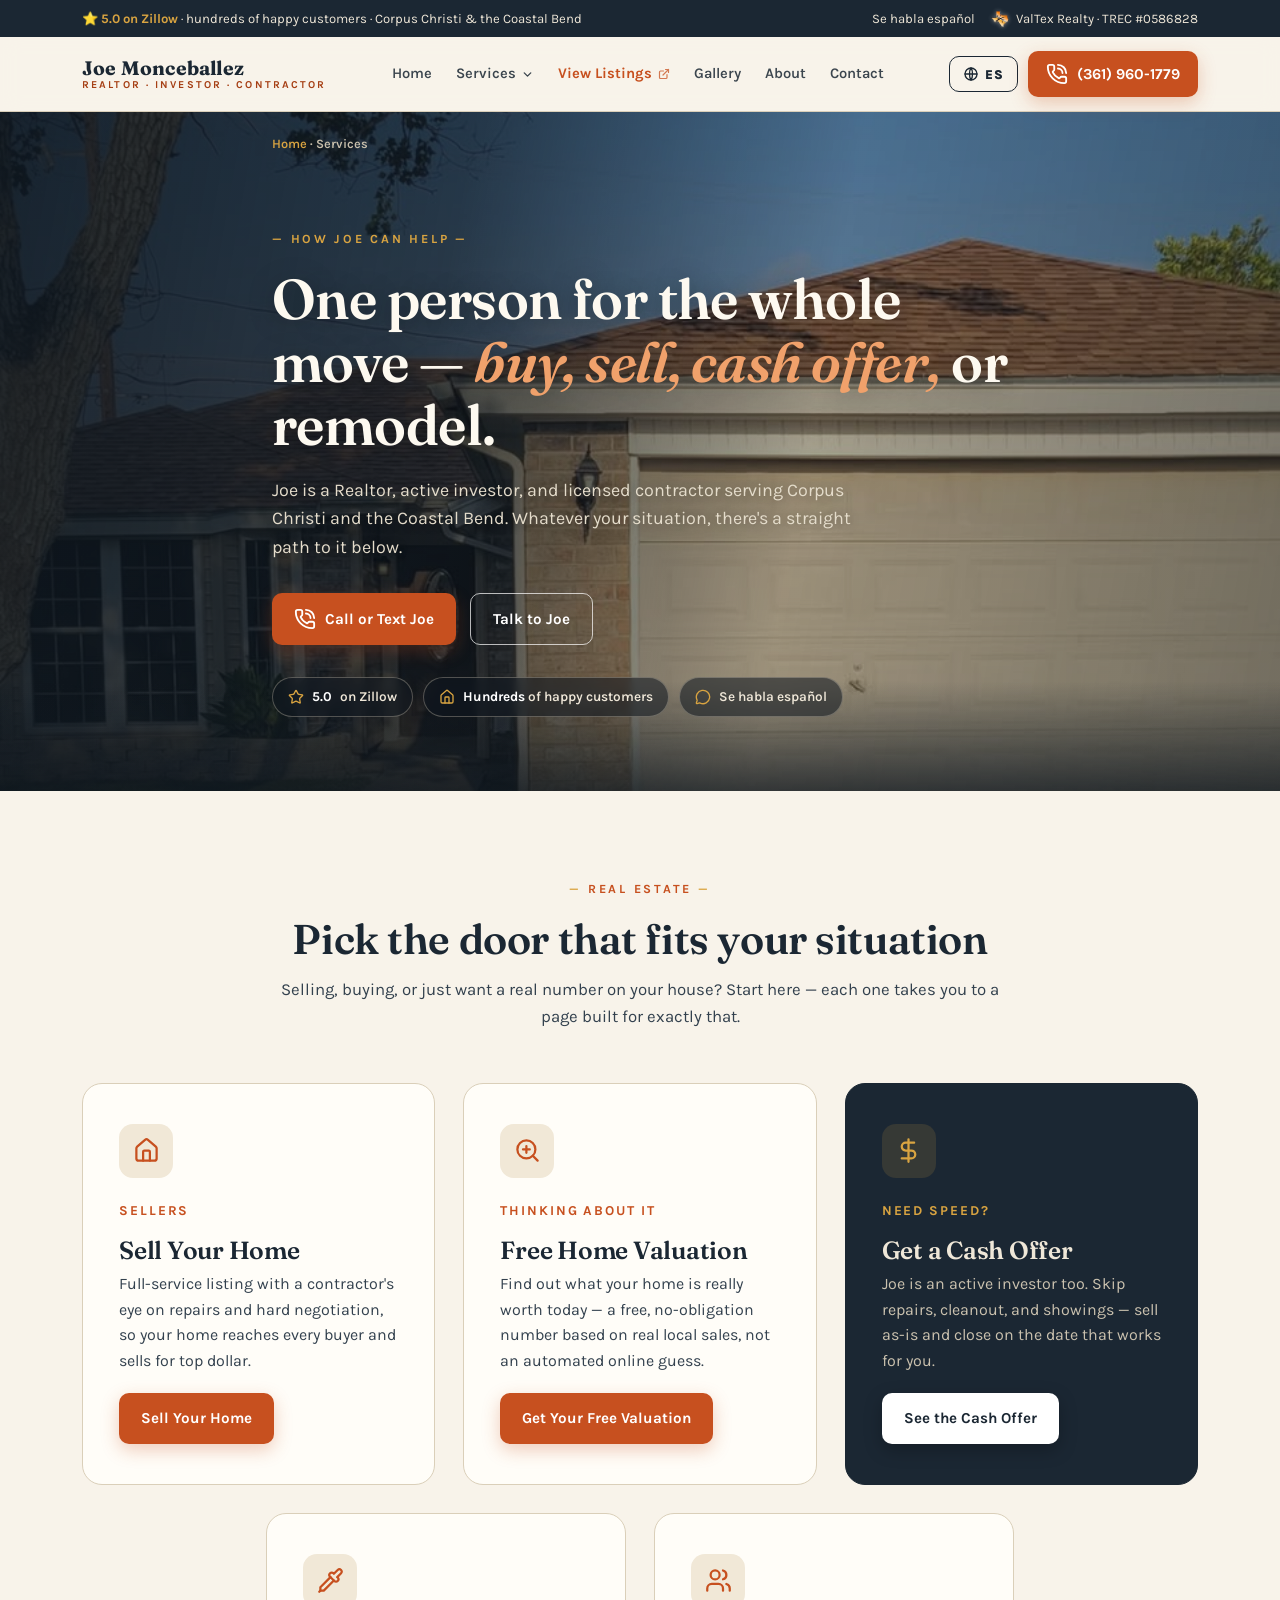
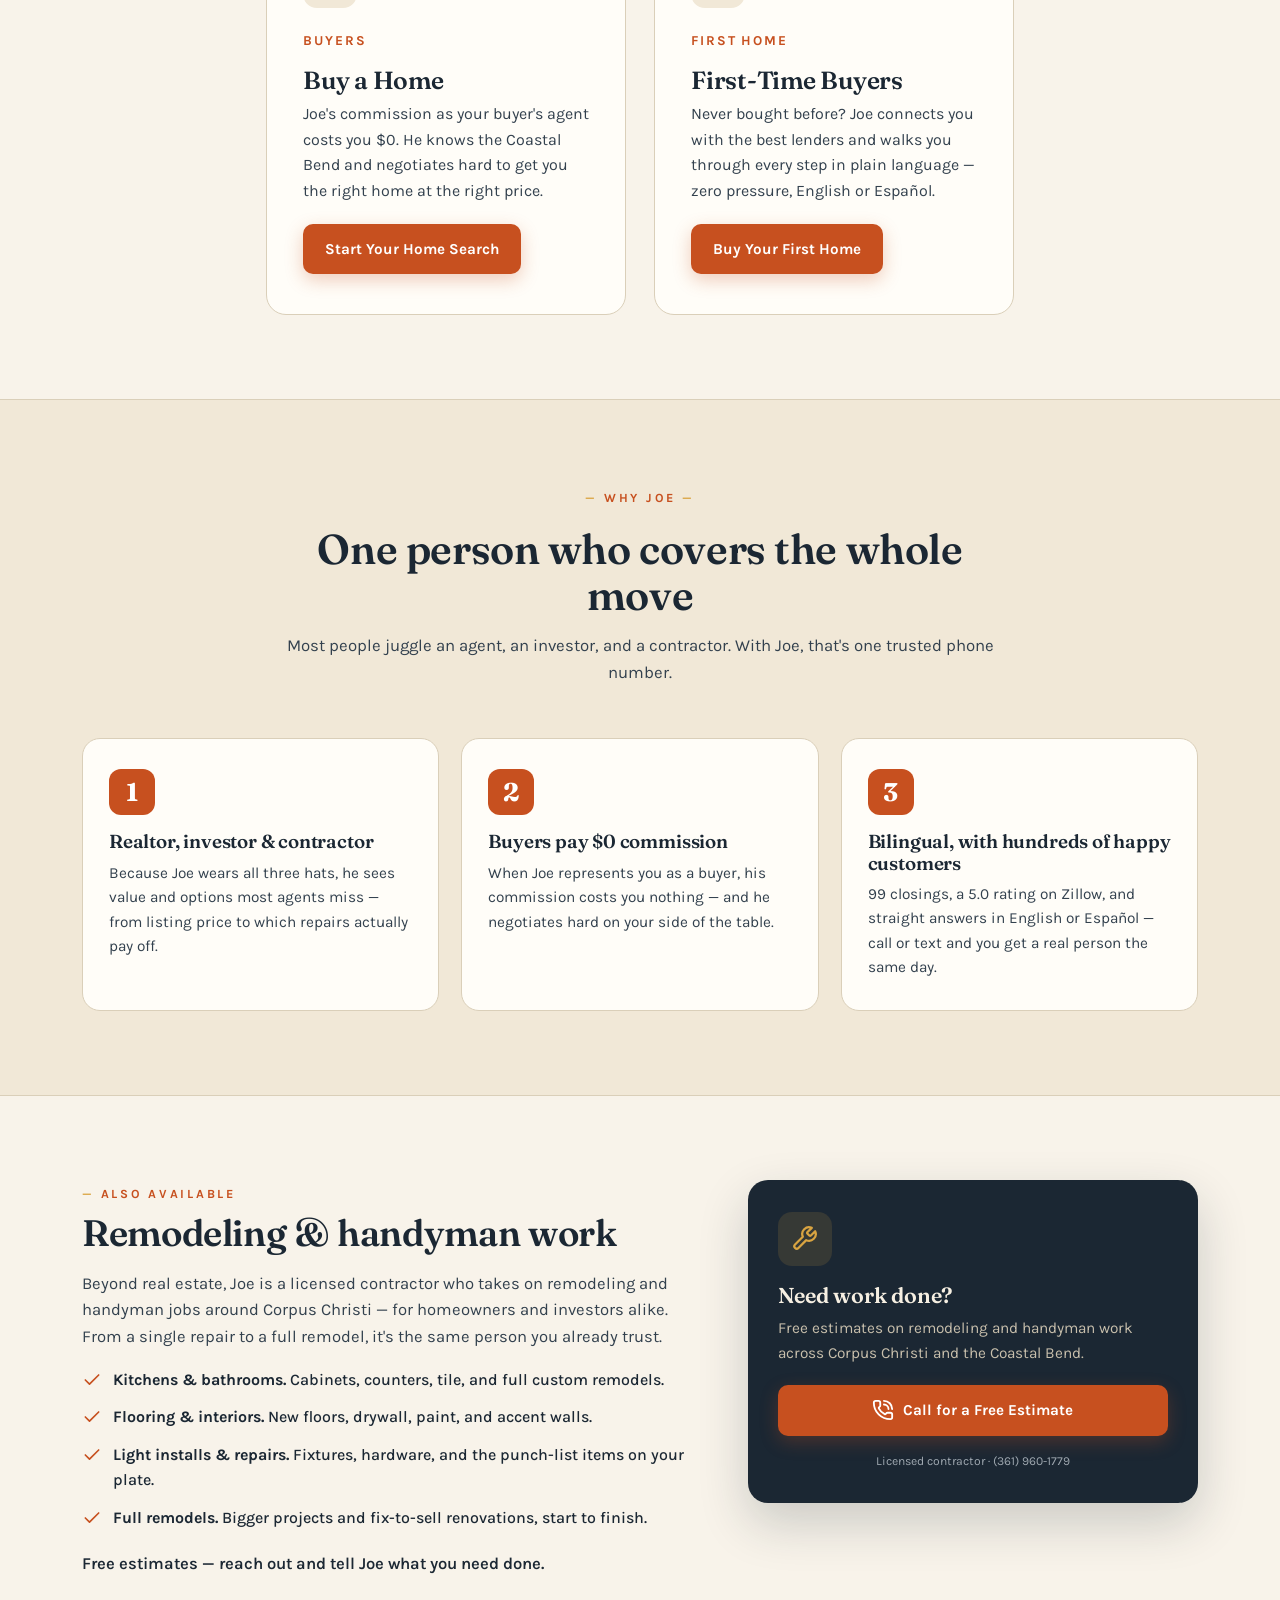
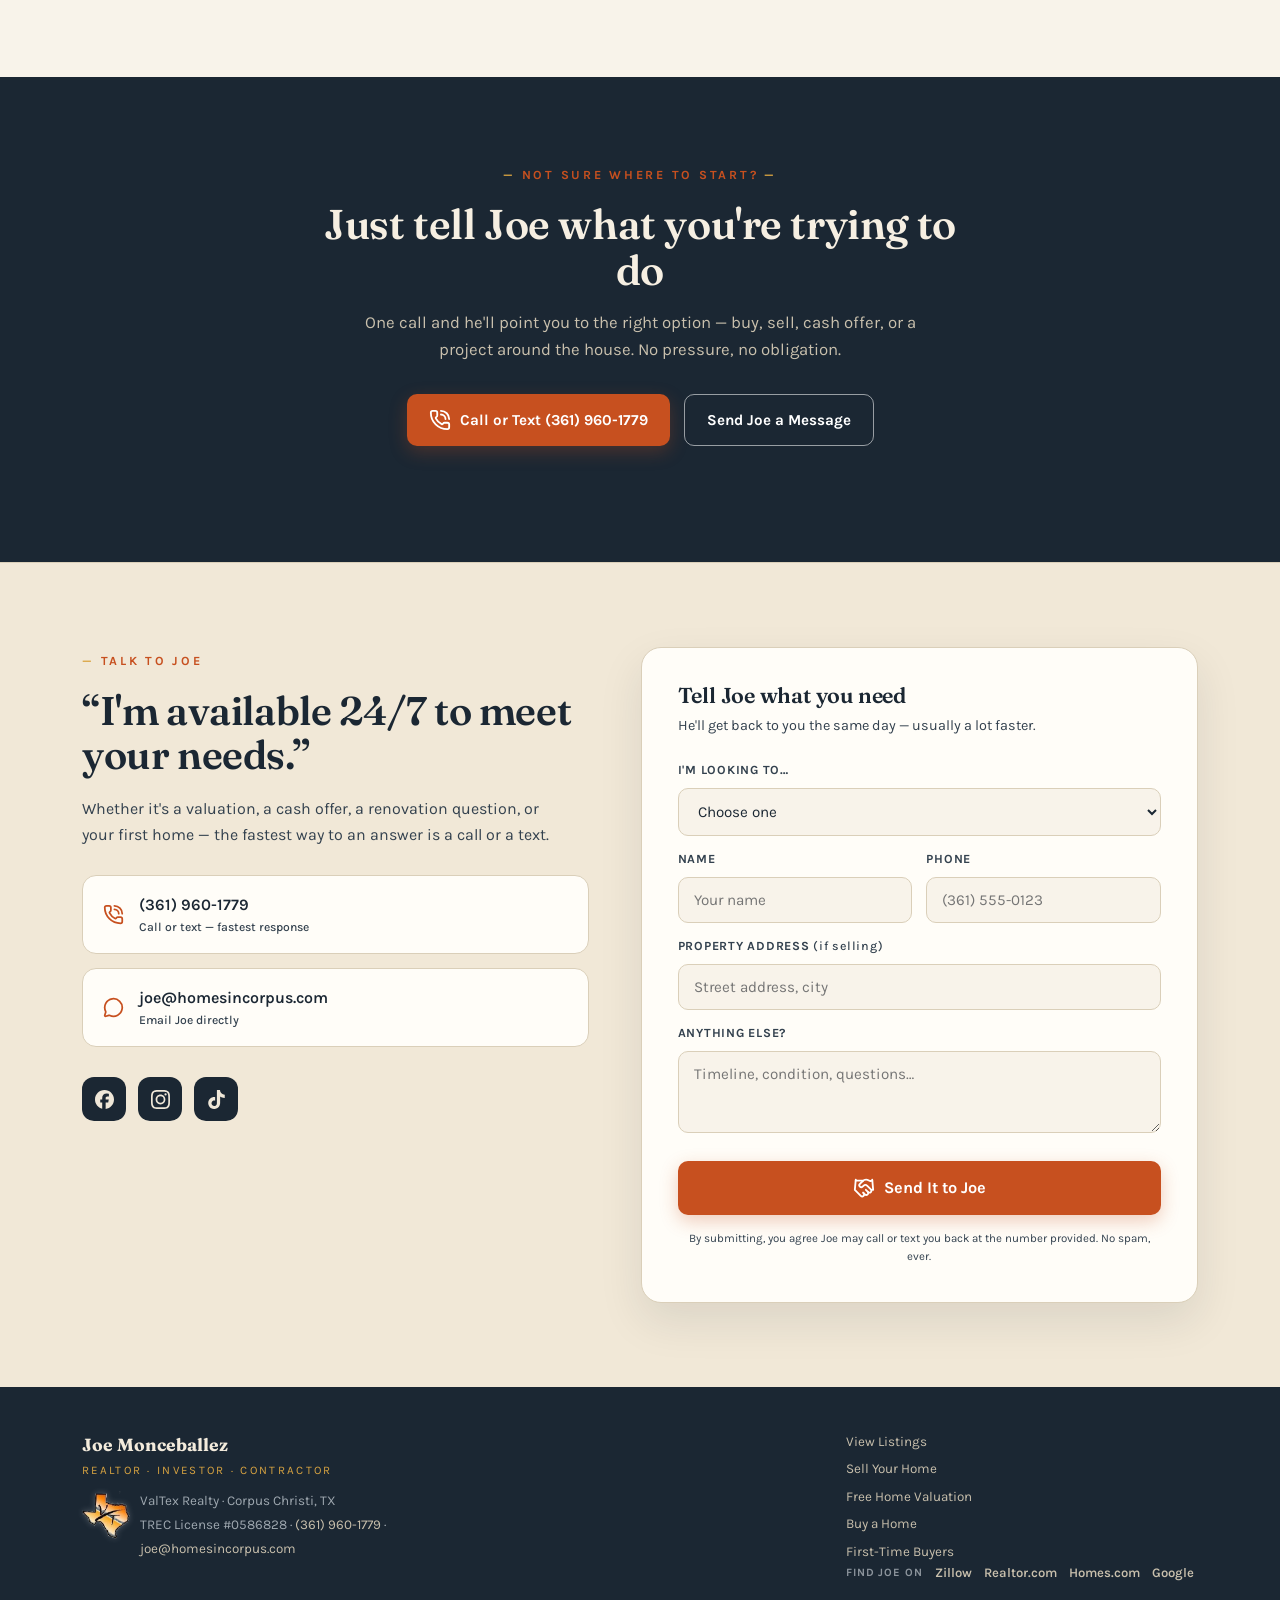
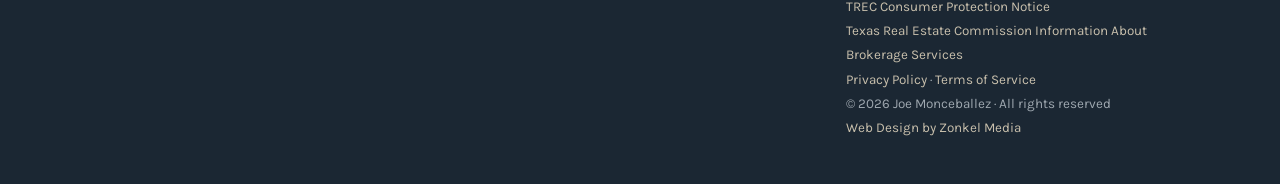
<file: services.html>
<!-- ============================================================
     Services Overview — routing page. Built from _shell-reference.html.
     Real estate primary; remodeling/handyman secondary (#remodeling).
     ============================================================ -->
<!DOCTYPE html>
<html lang="en">
<head>
<meta charset="UTF-8">
<meta name="viewport" content="width=device-width, initial-scale=1.0">
<!-- Google tag (gtag.js) -->
<script async src="https://www.googletagmanager.com/gtag/js?id=G-ZCC9LEDBKK"></script>
<script>
  window.dataLayer = window.dataLayer || [];
  function gtag(){dataLayer.push(arguments);}
  gtag('js', new Date());
  gtag('config', 'G-ZCC9LEDBKK');
  /* safe wrapper - never let a blocked tag break the page */
  window.zTrack = function(n, p){ try { gtag('event', n, p || {}); } catch(e){} };
  /* click-to-call is the primary CTA on this site, so measure it */
  document.addEventListener('click', function(e){
    var a = e.target && e.target.closest && e.target.closest('a[href^="tel:"]');
    if (a) window.zTrack('call_click', { link_url: a.getAttribute('href') });
  }, true);
</script>

<title>Services &mdash; Joe Monceballez, Corpus Christi Realtor &amp; Investor</title>
<meta name="description" content="Buy, sell, get a cash offer, or remodel in Corpus Christi with Joe Monceballez — Realtor, investor &amp; contractor. Hundreds of happy customers. (361) 960-1779.">
<link rel="canonical" href="https://homesincorpus.com/services.html">
<meta property="og:type" content="website">
<meta property="og:site_name" content="Joe Monceballez — Homes In Corpus">
<meta property="og:title" content="Services — Joe Monceballez, Corpus Christi Realtor &amp; Investor">
<meta property="og:description" content="Buy, sell, get a cash offer, or remodel in Corpus Christi with Joe Monceballez — Realtor, investor &amp; contractor. Hundreds of happy customers. (361) 960-1779.">
<meta property="og:url" content="https://homesincorpus.com/services.html">
<meta property="og:image" content="https://homesincorpus.com/assets/og-image.jpg">
<meta property="og:image:width" content="1200">
<meta property="og:image:height" content="630">
<meta property="og:locale" content="en_US">
<meta name="twitter:card" content="summary_large_image">
<link rel="preconnect" href="https://fonts.googleapis.com">
<link rel="preconnect" href="https://fonts.gstatic.com" crossorigin>
<link href="https://fonts.googleapis.com/css2?family=Fraunces:opsz,wght@9..144,400;9..144,500;9..144,600;9..144,700&family=Karla:wght@400;500;600;700&display=swap" rel="stylesheet">
<link rel="icon" href="favicon.ico" sizes="any">
<link rel="icon" type="image/png" sizes="32x32" href="assets/favicon-32x32.png">
<link rel="icon" type="image/png" sizes="16x16" href="assets/favicon-16x16.png">
<link rel="apple-touch-icon" href="assets/apple-touch-icon.png">
<link rel="manifest" href="site.webmanifest">
<meta name="theme-color" content="#1B2733">
<link rel="stylesheet" href="assets/site.css?v=20260912">
<script type="application/ld+json">
{
  "@context": "https://schema.org",
  "@type": "BreadcrumbList",
  "itemListElement": [
    {
      "@type": "ListItem",
      "position": 1,
      "name": "Home",
      "item": "https://homesincorpus.com/"
    },
    {
      "@type": "ListItem",
      "position": 2,
      "name": "Services",
      "item": "https://homesincorpus.com/services.html"
    }
  ]
}
</script>
<script type="application/ld+json">
{
  "@context": "https://schema.org",
  "@type": "RealEstateAgent",
  "@id": "https://homesincorpus.com/#agent",
  "name": "Joe Monceballez",
  "description": "Corpus Christi Realtor, investor, and contractor with ValTex Realty. Hundreds of happy customers. Listings, buyer representation, direct cash offers, and renovations across the Coastal Bend.",
  "url": "https://homesincorpus.com/",
  "image": "https://homesincorpus.com/assets/joe-headshot-crop.jpg",
  "telephone": "+1-361-960-1779",
  "email": "joe@homesincorpus.com",
  "address": {
    "@type": "PostalAddress",
    "addressLocality": "Corpus Christi",
    "addressRegion": "TX",
    "addressCountry": "US"
  },
  "areaServed": [
    "Corpus Christi, TX",
    "Portland, TX",
    "Calallen, TX",
    "Flour Bluff, TX",
    "Rockport, TX",
    "Ingleside, TX",
    "Robstown, TX",
    "Aransas Pass, TX",
    "North Padre Island, TX"
  ],
  "knowsLanguage": [
    "English",
    "Spanish"
  ],
  "identifier": {
    "@type": "PropertyValue",
    "propertyID": "TREC License",
    "value": "0586828"
  },
  "worksFor": {
    "@type": "Organization",
    "name": "ValTex Realty"
  },
  "sameAs": [
    "https://www.facebook.com/JOECORPUSCHRISTIREALTOR/",
    "https://www.instagram.com/joemonceballez/",
    "https://www.tiktok.com/@joemonceballez",
    "https://www.zillow.com/profile/monceballezjoe",
    "https://www.realtor.com/realestateagents/5cdb2adae9a9330012a9c0d1",
    "https://www.homes.com/real-estate-agents/joe-monceballez/pslh1zs/"
  ]
}
</script>
</head>
<body>

<div class="topbar">
  <div class="wrap">
    <span data-i18n="tb1">⭐ <b>5.0 on Zillow</b> · hundreds of happy customers<span class="tb-tail"> · Corpus Christi &amp; the Coastal Bend</span></span>
    <div class="tb-right"><span data-i18n="tb2">Se habla español</span><span style="display:inline-flex;align-items:center;gap:7px"><img src="assets/valtex-logo.png" alt="ValTex Realty" style="height:18px;width:auto;filter:drop-shadow(0 0 2px rgba(255,255,255,.35))">ValTex Realty · TREC #0586828</span></div>
  </div>
</div>

<nav>
  <div class="nav-in">
    <a href="index.html" class="brand"><span class="b1">Joe Monceballez</span><span class="b2" data-i18n="brand2">Realtor · Investor · Contractor</span></a>
    <div class="nav-links">
      <a href="index.html" data-i18n="navHome">Home</a>
      <div class="has-sub">
        <a href="services.html" data-i18n="nav0">Services <svg class="icon caret" viewBox="0 0 24 24"><path d="m6 9 6 6 6-6"/></svg></a>
        <div class="submenu">
          <div class="sm-col">
            <div class="sm-h" data-i18n="smH1">Sell Your House</div>
            <a href="sell-your-home.html"><span data-i18n="sm1">Sell Your Home</span><small data-i18n="sm1s">Full-service listing, top dollar</small></a>
            <a href="home-valuation.html"><span data-i18n="sm2">Free Home Valuation</span><small data-i18n="sm2s">What's it worth today?</small></a>
            <a href="index.html#cash"><span data-i18n="sm3">Get a Cash Offer</span><small data-i18n="sm3s">As-is, close on your timeline</small></a>
            <a href="index.html#situations"><span data-i18n="sm4">Stop Foreclosure</span><small data-i18n="sm4s">Fast options, straight answers</small></a>
            <a href="index.html#situations"><span data-i18n="sm5">Sell an Inherited House</span><small data-i18n="sm5s">No cleanout, no repairs</small></a>
          </div>
          <div class="sm-col">
            <div class="sm-h" data-i18n="smH2">Buy</div>
            <a href="buy-a-home.html"><span data-i18n="sm6">Buy a Home</span><small data-i18n="sm6s">Joe's commission costs you $0</small></a>
            <a href="first-time-buyers.html"><span data-i18n="sm7">First-Time Buyers</span><small data-i18n="sm7s">Best lenders, zero pressure</small></a>
          </div>
          <div class="sm-col">
            <div class="sm-h" data-i18n="smH3">Invest &amp; Renovate</div>
            <a href="index.html#situations"><span data-i18n="sm8">Investment &amp; Wholesale</span><small data-i18n="sm8s">Deals for Joe's investor network</small></a>
            <a href="services.html#remodeling"><span data-i18n="sm9">Remodeling &amp; Handyman</span><small data-i18n="sm9s">Kitchens, floors, repairs — free estimates</small></a>
          </div>
          <div class="sm-foot">
            <div class="sm-cities">
              <span class="sm-city">Portland</span><span class="sm-city">Calallen</span><span class="sm-city">Flour Bluff</span><span class="sm-city">Robstown</span><span class="sm-city">Rockport</span><span class="sm-city">Ingleside</span>
            </div>
            <span class="sm-badge" data-i18n="smBadge">TALK TO JOE TODAY</span>
          </div>
        </div>
      </div>
      <a class="nav-listings" href="https://joemonceballez.cbmls.mlsmatrix.com/Matrix/Public/?L=1&amp;ap=PP-8" target="_blank" rel="noopener"><span data-i18n="navListings">View Listings</span><svg class="icon ext" viewBox="0 0 24 24"><path d="M15 3h6v6"/><path d="M10 14 21 3"/><path d="M18 13v6a2 2 0 0 1-2 2H5a2 2 0 0 1-2-2V8a2 2 0 0 1 2-2h6"/></svg></a>
      <a href="gallery.html" data-i18n="navGallery">Gallery</a>
      <a href="about.html" data-i18n="navAbout">About</a>
      <a href="contact.html" data-i18n="navContact">Contact</a>
    </div>
    <div class="nav-right">
      <button class="lang-btn" id="langBtn" onclick="toggleLang()">
        <svg class="icon" style="width:16px;height:16px" viewBox="0 0 24 24"><circle cx="12" cy="12" r="9"/><path d="M3 12h18M12 3c3 3.5 3 14.5 0 18M12 3c-3 3.5-3 14.5 0 18"/></svg>
        <span id="langLabel">ES</span><span class="vh"> — switch language / cambiar idioma</span>
      </button>
      <a class="btn btn-orange nav-cta" href="tel:3619601779">
        <svg class="icon" viewBox="0 0 24 24"><path d="M13 2a9 9 0 0 1 9 9"/><path d="M13 6a5 5 0 0 1 5 5"/><path d="M13.832 16.568a1 1 0 0 0 1.213-.303l.355-.465A2 2 0 0 1 17 15h3a2 2 0 0 1 2 2v3a2 2 0 0 1-2 2A18 18 0 0 1 2 4a2 2 0 0 1 2-2h3a2 2 0 0 1 2 2v3a2 2 0 0 1-.8 1.6l-.468.351a1 1 0 0 0-.292 1.233 14 14 0 0 0 6.392 6.384"/></svg>
        (361) 960-1779
      </a>
    </div>
  </div>
</nav>

<main>

<!-- ================= HERO ================= -->
<header class="hero subhero">
  <div class="hero-bg" style="background-image:linear-gradient(rgba(0,0,0,0),rgba(0,0,0,0)),url('assets/house-brick-2.jpg')" role="img" aria-label="Corpus Christi home"></div>
  <div class="wrap">
    <div class="crumbs"><a href="index.html" data-i18n="crumbHome">Home</a> · <span data-i18n="crumbHere">Services</span></div>
    <div class="hero-grid">
      <div>
        <span class="eyebrow"><span class="dash">—</span> <span data-i18n="heroEyebrow">How Joe Can Help</span> <span class="dash">—</span></span>
        <h1 data-i18n="heroH1">One person for the whole move — <em>buy, sell, cash offer,</em> or remodel.</h1>
        <p class="lead" data-i18n="heroLead">Joe is a Realtor, active investor, and licensed contractor serving Corpus Christi and the Coastal Bend. Whatever your situation, there's a straight path to it below.</p>
        <div class="hero-ctas">
          <a class="btn btn-orange" href="tel:3619601779">
            <svg class="icon" viewBox="0 0 24 24"><path d="M13 2a9 9 0 0 1 9 9"/><path d="M13 6a5 5 0 0 1 5 5"/><path d="M13.832 16.568a1 1 0 0 0 1.213-.303l.355-.465A2 2 0 0 1 17 15h3a2 2 0 0 1 2 2v3a2 2 0 0 1-2 2A18 18 0 0 1 2 4a2 2 0 0 1 2-2h3a2 2 0 0 1 2 2v3a2 2 0 0 1-.8 1.6l-.468.351a1 1 0 0 0-.292 1.233 14 14 0 0 0 6.392 6.384"/></svg>
            <span data-i18n="heroCta1">Call or Text Joe</span>
          </a>
          <a class="btn btn-ghost-w" href="#contact"><span data-i18n="heroCta2">Talk to Joe</span></a>
        </div>
        <div class="chips">
          <span class="chip"><svg class="icon" viewBox="0 0 24 24"><path d="M11.525 2.295a.53.53 0 0 1 .95 0l2.31 4.679a2.123 2.123 0 0 0 1.595 1.16l5.166.756a.53.53 0 0 1 .294.904l-3.736 3.638a2.123 2.123 0 0 0-.611 1.878l.882 5.14a.53.53 0 0 1-.771.56l-4.618-2.428a2.122 2.122 0 0 0-1.973 0L6.396 21.01a.53.53 0 0 1-.77-.56l.881-5.139a2.122 2.122 0 0 0-.611-1.879L2.16 9.795a.53.53 0 0 1 .294-.906l5.165-.755a2.122 2.122 0 0 0 1.597-1.16z"/></svg><b>5.0</b> <span data-i18n="heroChip1">on Zillow</span></span>
          <span class="chip"><svg class="icon" viewBox="0 0 24 24"><path d="M15 21v-8a1 1 0 0 0-1-1h-4a1 1 0 0 0-1 1v8"/><path d="M3 10a2 2 0 0 1 .709-1.528l7-6a2 2 0 0 1 2.582 0l7 6A2 2 0 0 1 21 10v9a2 2 0 0 1-2 2H5a2 2 0 0 1-2-2z"/></svg><span data-i18n="heroChip2"><b>Hundreds</b> of happy customers</span></span>
          <span class="chip"><svg class="icon" viewBox="0 0 24 24"><path d="M2.992 16.342a2 2 0 0 1 .094 1.167l-1.065 3.29a1 1 0 0 0 1.236 1.168l3.413-.998a2 2 0 0 1 1.099.092 10 10 0 1 0-4.777-4.719"/></svg><span data-i18n="heroChip3">Se habla español</span></span>
        </div>
      </div>
    </div>
  </div>
</header>

<!-- ================= MAIN ================= -->

<!-- 1. Real estate services grid (primary) -->
<section>
  <div class="wrap">
    <div class="center-head rv">
      <span class="eyebrow"><span class="dash">—</span> <span data-i18n="gEyebrow">Real Estate</span> <span class="dash">—</span></span>
      <h2 data-i18n="gH2">Pick the door that fits your situation</h2>
      <p data-i18n="gP">Selling, buying, or just want a real number on your house? Start here — each one takes you to a page built for exactly that.</p>
    </div>
    <div class="rv" style="display:flex;flex-wrap:wrap;justify-content:center;gap:28px">

      <div class="way" style="flex:1 1 300px;max-width:360px">
        <div class="w-ic"><svg class="icon" viewBox="0 0 24 24"><path d="M15 21v-8a1 1 0 0 0-1-1h-4a1 1 0 0 0-1 1v8"/><path d="M3 10a2 2 0 0 1 .709-1.528l7-6a2 2 0 0 1 2.582 0l7 6A2 2 0 0 1 21 10v9a2 2 0 0 1-2 2H5a2 2 0 0 1-2-2z"/></svg></div>
        <div class="w-sub" data-i18n="c1Sub">Sellers</div>
        <h3 data-i18n="c1H">Sell Your Home</h3>
        <p data-i18n="c1P">Full-service listing with a contractor's eye on repairs and hard negotiation, so your home reaches every buyer and sells for top dollar.</p>
        <a class="btn btn-orange" href="sell-your-home.html"><span data-i18n="c1Btn">Sell Your Home</span></a>
      </div>

      <div class="way" style="flex:1 1 300px;max-width:360px">
        <div class="w-ic"><svg class="icon" viewBox="0 0 24 24"><circle cx="11" cy="11" r="8"/><path d="m21 21-4.3-4.3"/><path d="M11 8v6"/><path d="M8 11h6"/></svg></div>
        <div class="w-sub" data-i18n="c2Sub">Thinking about it</div>
        <h3 data-i18n="c2H">Free Home Valuation</h3>
        <p data-i18n="c2P">Find out what your home is really worth today — a free, no-obligation number based on real local sales, not an automated online guess.</p>
        <a class="btn btn-orange" href="home-valuation.html"><span data-i18n="c2Btn">Get Your Free Valuation</span></a>
      </div>

      <div class="way cash" style="flex:1 1 300px;max-width:360px">
        <div class="w-ic"><svg class="icon" viewBox="0 0 24 24"><path d="M12 2v20M17 5H9.5a3.5 3.5 0 0 0 0 7h5a3.5 3.5 0 0 1 0 7H6"/></svg></div>
        <div class="w-sub" data-i18n="c3Sub">Need speed?</div>
        <h3 data-i18n="c3H">Get a Cash Offer</h3>
        <p data-i18n="c3P">Joe is an active investor too. Skip repairs, cleanout, and showings — sell as-is and close on the date that works for you.</p>
        <a class="btn btn-white" href="index.html#cash"><span data-i18n="c3Btn">See the Cash Offer</span></a>
      </div>

      <div class="way" style="flex:1 1 300px;max-width:360px">
        <div class="w-ic"><svg class="icon" viewBox="0 0 24 24"><path d="m2 22 1-1h3l9-9"/><path d="M3 21v-3l9-9"/><path d="m15 6 3.4-3.4a2.1 2.1 0 1 1 3 3L18 9l.4.4a2.1 2.1 0 1 1-3 3l-3.8-3.8a2.1 2.1 0 1 1 3-3l.4.4Z"/></svg></div>
        <div class="w-sub" data-i18n="c4Sub">Buyers</div>
        <h3 data-i18n="c4H">Buy a Home</h3>
        <p data-i18n="c4P">Joe's commission as your buyer's agent costs you $0. He knows the Coastal Bend and negotiates hard to get you the right home at the right price.</p>
        <a class="btn btn-orange" href="buy-a-home.html"><span data-i18n="c4Btn">Start Your Home Search</span></a>
      </div>

      <div class="way" style="flex:1 1 300px;max-width:360px">
        <div class="w-ic"><svg class="icon" viewBox="0 0 24 24"><path d="M16 21v-2a4 4 0 0 0-4-4H6a4 4 0 0 0-4 4v2"/><circle cx="9" cy="7" r="4"/><path d="M22 21v-2a4 4 0 0 0-3-3.87"/><path d="M16 3.13a4 4 0 0 1 0 7.75"/></svg></div>
        <div class="w-sub" data-i18n="c5Sub">First home</div>
        <h3 data-i18n="c5H">First-Time Buyers</h3>
        <p data-i18n="c5P">Never bought before? Joe connects you with the best lenders and walks you through every step in plain language — zero pressure, English or Español.</p>
        <a class="btn btn-orange" href="first-time-buyers.html"><span data-i18n="c5Btn">Buy Your First Home</span></a>
      </div>

    </div>
  </div>
</section>

<!-- 2. Why Joe band -->
<section style="background:var(--tan-2);border-top:1px solid var(--line);border-bottom:1px solid var(--line)">
  <div class="wrap">
    <div class="center-head rv">
      <span class="eyebrow"><span class="dash">—</span> <span data-i18n="whyEyebrow">Why Joe</span> <span class="dash">—</span></span>
      <h2 data-i18n="whyH2">One person who covers the whole move</h2>
      <p data-i18n="whyP">Most people juggle an agent, an investor, and a contractor. With Joe, that's one trusted phone number.</p>
    </div>
    <div class="steps">
      <div class="step rv">
        <div class="sn">1</div>
        <h3 data-i18n="wp1H">Realtor, investor &amp; contractor</h3>
        <p data-i18n="wp1P">Because Joe wears all three hats, he sees value and options most agents miss — from listing price to which repairs actually pay off.</p>
      </div>
      <div class="step rv">
        <div class="sn">2</div>
        <h3 data-i18n="wp2H">Buyers pay $0 commission</h3>
        <p data-i18n="wp2P">When Joe represents you as a buyer, his commission costs you nothing — and he negotiates hard on your side of the table.</p>
      </div>
      <div class="step rv">
        <div class="sn">3</div>
        <h3 data-i18n="wp3H">Bilingual, with hundreds of happy customers</h3>
        <p data-i18n="wp3P">99 closings, a 5.0 rating on Zillow, and straight answers in English or Español — call or text and you get a real person the same day.</p>
      </div>
    </div>
  </div>
</section>

<!-- 3. Remodeling & Handyman (SECONDARY) -->
<section id="remodeling">
  <div class="wrap">
    <div class="prose-grid">
      <div class="prose rv">
        <span class="eyebrow"><span class="dash">—</span> <span data-i18n="rmEyebrow">Also Available</span></span>
        <h2 data-i18n="rmH2">Remodeling &amp; handyman work</h2>
        <p data-i18n="rmP">Beyond real estate, Joe is a licensed contractor who takes on remodeling and handyman jobs around Corpus Christi — for homeowners and investors alike. From a single repair to a full remodel, it's the same person you already trust.</p>
        <ul class="ticks">
          <li><svg class="icon" viewBox="0 0 24 24"><path d="M20 6 9 17l-5-5"/></svg><span data-i18n="rmL1"><b>Kitchens &amp; bathrooms.</b> Cabinets, counters, tile, and full custom remodels.</span></li>
          <li><svg class="icon" viewBox="0 0 24 24"><path d="M20 6 9 17l-5-5"/></svg><span data-i18n="rmL2"><b>Flooring &amp; interiors.</b> New floors, drywall, paint, and accent walls.</span></li>
          <li><svg class="icon" viewBox="0 0 24 24"><path d="M20 6 9 17l-5-5"/></svg><span data-i18n="rmL3"><b>Light installs &amp; repairs.</b> Fixtures, hardware, and the punch-list items on your plate.</span></li>
          <li><svg class="icon" viewBox="0 0 24 24"><path d="M20 6 9 17l-5-5"/></svg><span data-i18n="rmL4"><b>Full remodels.</b> Bigger projects and fix-to-sell renovations, start to finish.</span></li>
        </ul>
        <p data-i18n="rmNote" style="font-weight:600;color:var(--ink)">Free estimates — reach out and tell Joe what you need done.</p>
      </div>
      <aside>
        <div class="side-card rv">
          <div class="w-ic" style="width:54px;height:54px;border-radius:14px;display:flex;align-items:center;justify-content:center;background:rgba(217,164,65,.14);color:var(--gold);margin-bottom:18px"><svg class="icon" viewBox="0 0 24 24" style="width:27px;height:27px"><path d="M14.7 6.3a1 1 0 0 0 0 1.4l1.6 1.6a1 1 0 0 0 1.4 0l3.77-3.77a6 6 0 0 1-7.94 7.94l-6.91 6.91a2.12 2.12 0 0 1-3-3l6.91-6.91a6 6 0 0 1 7.94-7.94l-3.76 3.76z"/></svg></div>
          <h3 data-i18n="rmScH">Need work done?</h3>
          <p data-i18n="rmScP">Free estimates on remodeling and handyman work across Corpus Christi and the Coastal Bend.</p>
          <a class="btn btn-orange" href="tel:3619601779">
            <svg class="icon" viewBox="0 0 24 24"><path d="M13 2a9 9 0 0 1 9 9"/><path d="M13 6a5 5 0 0 1 5 5"/><path d="M13.832 16.568a1 1 0 0 0 1.213-.303l.355-.465A2 2 0 0 1 17 15h3a2 2 0 0 1 2 2v3a2 2 0 0 1-2 2A18 18 0 0 1 2 4a2 2 0 0 1 2-2h3a2 2 0 0 1 2 2v3a2 2 0 0 1-.8 1.6l-.468.351a1 1 0 0 0-.292 1.233 14 14 0 0 0 6.392 6.384"/></svg>
            <span data-i18n="rmBtn">Call for a Free Estimate</span>
          </a>
          <p class="sc-fine" data-i18n="rmScFine">Licensed contractor · (361) 960-1779</p>
        </div>
      </aside>
    </div>
  </div>
</section>

<!-- 4. CTA band -->
<section class="ctaband rv">
  <div class="wrap">
    <span class="eyebrow"><span class="dash">—</span> <span data-i18n="cbEyebrow">Not Sure Where To Start?</span> <span class="dash">—</span></span>
    <h2 data-i18n="cbH2">Just tell Joe what you're trying to do</h2>
    <p data-i18n="cbP">One call and he'll point you to the right option — buy, sell, cash offer, or a project around the house. No pressure, no obligation.</p>
    <div class="hero-ctas">
      <a class="btn btn-orange" href="tel:3619601779">
        <svg class="icon" viewBox="0 0 24 24"><path d="M13 2a9 9 0 0 1 9 9"/><path d="M13 6a5 5 0 0 1 5 5"/><path d="M13.832 16.568a1 1 0 0 0 1.213-.303l.355-.465A2 2 0 0 1 17 15h3a2 2 0 0 1 2 2v3a2 2 0 0 1-2 2A18 18 0 0 1 2 4a2 2 0 0 1 2-2h3a2 2 0 0 1 2 2v3a2 2 0 0 1-.8 1.6l-.468.351a1 1 0 0 0-.292 1.233 14 14 0 0 0 6.392 6.384"/></svg>
        <span data-i18n="cbCta1">Call or Text (361) 960-1779</span>
      </a>
      <a class="btn btn-ghost-w" href="#contact"><span data-i18n="cbCta2">Send Joe a Message</span></a>
    </div>
  </div>
</section>

<!-- ================= CONTACT ================= -->
<section class="contact" id="contact">
  <div class="wrap c-grid">
    <div class="c-left rv">
      <span class="eyebrow"><span class="dash">—</span> <span data-i18n="ctEyebrow">Talk To Joe</span></span>
      <h2 data-i18n="ctH2">“I'm available 24/7 to meet your needs.”</h2>
      <p data-i18n="ctP">Whether it's a valuation, a cash offer, a renovation question, or your first home — the fastest way to an answer is a call or a text.</p>
      <div class="c-rows">
        <a class="c-row" href="tel:3619601779"><svg class="icon" viewBox="0 0 24 24"><path d="M13 2a9 9 0 0 1 9 9"/><path d="M13 6a5 5 0 0 1 5 5"/><path d="M13.832 16.568a1 1 0 0 0 1.213-.303l.355-.465A2 2 0 0 1 17 15h3a2 2 0 0 1 2 2v3a2 2 0 0 1-2 2A18 18 0 0 1 2 4a2 2 0 0 1 2-2h3a2 2 0 0 1 2 2v3a2 2 0 0 1-.8 1.6l-.468.351a1 1 0 0 0-.292 1.233 14 14 0 0 0 6.392 6.384"/></svg><span>(361) 960-1779<small data-i18n="ctRow1">Call or text — fastest response</small></span></a>
        <a class="c-row" href="mailto:joe@homesincorpus.com"><svg class="icon" viewBox="0 0 24 24"><path d="M2.992 16.342a2 2 0 0 1 .094 1.167l-1.065 3.29a1 1 0 0 0 1.236 1.168l3.413-.998a2 2 0 0 1 1.099.092 10 10 0 1 0-4.777-4.719"/></svg><span>joe@homesincorpus.com<small data-i18n="ctRow2">Email Joe directly</small></span></a>
      </div>
      <div class="socials">
        <a class="soc" href="https://www.facebook.com/JOECORPUSCHRISTIREALTOR/" target="_blank" rel="noopener" aria-label="Facebook"><svg viewBox="0 0 24 24"><path d="M9.101 23.691v-7.98H6.627v-3.667h2.474v-1.58c0-4.085 1.848-5.978 5.858-5.978.401 0 .955.042 1.468.103a8.68 8.68 0 0 1 1.141.195v3.325a8.623 8.623 0 0 0-.653-.036 26.805 26.805 0 0 0-.733-.009c-.707 0-1.259.096-1.675.309a1.686 1.686 0 0 0-.679.622c-.258.42-.374.995-.374 1.752v1.297h3.919l-.386 2.103-.287 1.564h-3.246v8.245C19.396 23.238 24 18.179 24 12.044c0-6.627-5.373-12-12-12s-12 5.373-12 12c0 5.628 3.874 10.35 9.101 11.647Z"/></svg></a>
        <a class="soc" href="https://www.instagram.com/joemonceballez/" target="_blank" rel="noopener" aria-label="Instagram"><svg viewBox="0 0 24 24"><path d="M7.0301.084c-1.2768.0602-2.1487.264-2.911.5634-.7888.3075-1.4575.72-2.1228 1.3877-.6652.6677-1.075 1.3368-1.3802 2.127-.2954.7638-.4956 1.6365-.552 2.914-.0564 1.2775-.0689 1.6882-.0626 4.947.0062 3.2586.0206 3.6671.0825 4.9473.061 1.2765.264 2.1482.5635 2.9107.308.7889.72 1.4573 1.388 2.1228.6679.6655 1.3365 1.0743 2.1285 1.38.7632.295 1.6361.4961 2.9134.552 1.2773.056 1.6884.069 4.9462.0627 3.2578-.0062 3.668-.0207 4.9478-.0814 1.28-.0607 2.147-.2652 2.9098-.5633.7889-.3086 1.4578-.72 2.1228-1.3881.665-.6682 1.0745-1.3378 1.3795-2.1284.2957-.7632.4966-1.636.552-2.9124.056-1.2809.0692-1.6898.063-4.948-.0063-3.2583-.021-3.6668-.0817-4.9465-.0607-1.2797-.264-2.1487-.5633-2.9117-.3084-.7889-.72-1.4568-1.3876-2.1228C21.2982 1.33 20.628.9208 19.8378.6165 19.074.321 18.2017.1197 16.9244.0645 15.6471.0093 15.236-.005 11.977.0014 8.718.0076 8.31.0215 7.0301.0839m.1402 21.6932c-1.17-.0509-1.8053-.2453-2.2287-.408-.5606-.216-.96-.4771-1.3819-.895-.422-.4178-.6811-.8186-.9-1.378-.1644-.4234-.3624-1.058-.4171-2.228-.0595-1.2645-.072-1.6442-.079-4.848-.007-3.2037.0053-3.583.0607-4.848.05-1.169.2456-1.805.408-2.2282.216-.5613.4762-.96.895-1.3816.4188-.4217.8184-.6814 1.3783-.9003.423-.1651 1.0575-.3614 2.227-.4171 1.2655-.06 1.6447-.072 4.848-.079 3.2033-.007 3.5835.005 4.8495.0608 1.169.0508 1.8053.2445 2.228.408.5608.216.96.4754 1.3816.895.4217.4194.6816.8176.9005 1.3787.1653.4217.3617 1.056.4169 2.2263.0602 1.2655.0739 1.645.0796 4.848.0058 3.203-.0055 3.5834-.061 4.848-.051 1.17-.245 1.8055-.408 2.2294-.216.5604-.4763.96-.8954 1.3814-.419.4215-.8181.6811-1.3783.9-.4224.1649-1.0577.3617-2.2262.4174-1.2656.0595-1.6448.072-4.8493.079-3.2045.007-3.5825-.006-4.848-.0608M16.953 5.5864A1.44 1.44 0 1 0 18.39 4.144a1.44 1.44 0 0 0-1.437 1.4424M5.8385 12.012c.0067 3.4032 2.7706 6.1557 6.173 6.1493 3.4026-.0065 6.157-2.7701 6.1506-6.1733-.0065-3.4032-2.771-6.1565-6.174-6.1498-3.403.0067-6.156 2.771-6.1496 6.1738M8 12.0077a4 4 0 1 1 4.008 3.9921A3.9996 3.9996 0 0 1 8 12.0077"/></svg></a>
        <a class="soc" href="https://www.tiktok.com/@joemonceballez" target="_blank" rel="noopener" aria-label="TikTok"><svg viewBox="0 0 24 24"><path d="M12.525.02c1.31-.02 2.61-.01 3.91-.02.08 1.53.63 3.09 1.75 4.17 1.12 1.11 2.7 1.62 4.24 1.79v4.03c-1.44-.05-2.89-.35-4.2-.97-.57-.26-1.1-.59-1.62-.93-.01 2.92.01 5.84-.02 8.75-.08 1.4-.54 2.79-1.35 3.94-1.31 1.92-3.58 3.17-5.91 3.21-1.43.08-2.86-.31-4.08-1.03-2.02-1.19-3.44-3.37-3.65-5.71-.02-.5-.03-1-.01-1.49.18-1.9 1.12-3.72 2.58-4.96 1.66-1.44 3.98-2.13 6.15-1.72.02 1.48-.04 2.96-.04 4.44-.99-.32-2.15-.23-3.02.37-.63.41-1.11 1.04-1.36 1.75-.21.51-.15 1.07-.14 1.61.24 1.64 1.82 3.02 3.5 2.87 1.12-.01 2.19-.66 2.77-1.61.19-.33.4-.67.41-1.06.1-1.79.06-3.57.07-5.36.01-4.03-.01-8.05.02-12.07z"/></svg></a>
      </div>
    </div>
    <form class="lead-form rv" name="lead" method="POST" data-netlify="true" data-netlify-honeypot="_honey">
      <input type="hidden" name="form-name" value="lead">
      <input type="hidden" name="Source page" value="Services page">
      <input type="text" name="_honey" class="hp" tabindex="-1" autocomplete="off" aria-hidden="true">
      <h3 data-i18n="fH">Tell Joe what you need</h3>
      <p class="f-sub" data-i18n="fSub">He'll get back to you the same day — usually a lot faster.</p>
      <div class="f-field">
        <label data-i18n="fL1" for="fSelect">I'm looking to…</label>
        <select required name="Looking to" id="fSelect">
          <option value="" data-i18n="fO0">Choose one</option>
          <option data-i18n="fO1">Sell my home (list it)</option>
          <option data-i18n="fO2">Get a cash offer on my house</option>
          <option data-i18n="fO3">Buy a home</option>
          <option data-i18n="fO5">Talk investing / wholesale deals</option>
        </select>
      </div>
      <div class="f-row">
        <div class="f-field"><label data-i18n="fL2" for="fName">Name</label><input type="text" id="fName" name="Name" data-ph="phName" placeholder="Your name" required></div>
        <div class="f-field"><label data-i18n="fL3" for="fPhone">Phone</label><input type="tel" id="fPhone" name="Phone" placeholder="(361) 555-0123" required></div>
      </div>
      <div class="f-field"><label for="fAddr"><span data-i18n="fL4">Property address</span> <span style="text-transform:none;font-weight:500" data-i18n="fL4b">(if selling)</span></label><input type="text" id="fAddr" name="Property address" data-ph="phAddr" placeholder="Street address, city"></div>
      <div class="f-field"><label data-i18n="fL5" for="fMsg">Anything else?</label><textarea rows="3" id="fMsg" name="Message" data-ph="phMsg" placeholder="Timeline, condition, questions…"></textarea></div>
      <button class="btn btn-orange" type="submit">
        <svg class="icon" viewBox="0 0 24 24"><path d="m11 17 2 2a1 1 0 1 0 3-3"/><path d="m14 14 2.5 2.5a1 1 0 1 0 3-3l-3.88-3.88a3 3 0 0 0-4.24 0l-.88.88a1 1 0 1 1-3-3l2.81-2.81a5.79 5.79 0 0 1 7.06-.87l.47.28a2 2 0 0 0 1.42.25L21 4"/><path d="m21 3 1 11h-2"/><path d="M3 3 2 14l6.5 6.5a1 1 0 1 0 3-3"/><path d="M3 4h8"/></svg>
        <span data-i18n="fBtn">Send It to Joe</span>
      </button>
      <p class="f-fine" data-i18n="fFine">By submitting, you agree Joe may call or text you back at the number provided. No spam, ever.</p>
    </form>
  </div>
</section>

</main>

<footer>
  <div class="wrap foot">
    <div class="fcol">
      <div class="fb1">Joe Monceballez</div>
      <div class="fb2" data-i18n="ftRole">Realtor · Investor · Contractor</div>
      <p class="legal" style="display:flex;align-items:flex-start;gap:10px"><img src="assets/valtex-logo.png" alt="ValTex Realty" style="height:48px;width:auto;margin-top:2px;filter:drop-shadow(0 0 3px rgba(255,255,255,.25))"><span>ValTex Realty · Corpus Christi, TX<br>TREC License #0586828 · <a href="tel:3619601779">(361) 960-1779</a> · <a href="mailto:joe@homesincorpus.com">joe@homesincorpus.com</a></span></p>
    </div>
    <div class="fcol">
      <div class="flinks">
        <a href="https://joemonceballez.cbmls.mlsmatrix.com/Matrix/Public/?L=1&amp;ap=PP-8" target="_blank" rel="noopener">View Listings</a>
        <a href="sell-your-home.html">Sell Your Home</a>
        <a href="home-valuation.html">Free Home Valuation</a>
        <a href="buy-a-home.html">Buy a Home</a>
        <a href="first-time-buyers.html">First-Time Buyers</a>
      </div>
      <div class="fprofiles">
        <span data-i18n="fProfiles">Find Joe on</span>
        <a href="https://www.zillow.com/profile/monceballezjoe" target="_blank" rel="noopener">Zillow</a>
        <a href="https://www.realtor.com/realestateagents/5cdb2adae9a9330012a9c0d1" target="_blank" rel="noopener">Realtor.com</a>
        <a href="https://www.homes.com/real-estate-agents/joe-monceballez/pslh1zs/" target="_blank" rel="noopener">Homes.com</a>
        <a href="https://www.google.com/maps/place/Joe+Monceballez+-+Corpus+Christi+Realtor/@27.329776,-97.3581427,9z/data=!3m1!4b1!4m6!3m5!1s0x8668f5826998bba7:0xeb568253df2bb38!8m2!3d27.329776!4d-97.3581427!16s%2Fg%2F11j6yjxjnk" target="_blank" rel="noopener">Google</a>
      </div>
      <p class="legal"><a href="https://www.trec.texas.gov/forms/consumer-protection-notice" target="_blank" rel="noopener">TREC Consumer Protection Notice</a><br><a href="https://www.trec.texas.gov/" target="_blank" rel="noopener">Texas Real Estate Commission Information About Brokerage Services</a><br><a href="privacy-policy.html">Privacy Policy</a> · <a href="terms-of-service.html">Terms of Service</a><br>© 2026 Joe Monceballez · All rights reserved<br><a href="https://zonkelmedia.com" target="_blank" rel="noopener">Web Design by Zonkel Media</a></p>
    </div>
  </div>
</footer>

<div class="callbar">
  <a class="cb-call" href="tel:3619601779"><svg class="icon" viewBox="0 0 24 24"><path d="M13 2a9 9 0 0 1 9 9"/><path d="M13 6a5 5 0 0 1 5 5"/><path d="M13.832 16.568a1 1 0 0 0 1.213-.303l.355-.465A2 2 0 0 1 17 15h3a2 2 0 0 1 2 2v3a2 2 0 0 1-2 2A18 18 0 0 1 2 4a2 2 0 0 1 2-2h3a2 2 0 0 1 2 2v3a2 2 0 0 1-.8 1.6l-.468.351a1 1 0 0 0-.292 1.233 14 14 0 0 0 6.392 6.384"/></svg><span data-i18n="cbCall">Call Joe</span></a>
  <a class="cb-text" href="sms:3619601779"><svg class="icon" viewBox="0 0 24 24"><path d="M2.992 16.342a2 2 0 0 1 .094 1.167l-1.065 3.29a1 1 0 0 0 1.236 1.168l3.413-.998a2 2 0 0 1 1.099.092 10 10 0 1 0-4.777-4.719"/></svg><span data-i18n="cbText">Text Joe</span></a>
</div>

<!-- Page-specific Spanish strings (chrome ES is built into site.js). -->
<script>
  window.PAGE_ES = {
    crumbHome:'Inicio',
    crumbHere:'Servicios',
    heroEyebrow:'Cómo Te Puede Ayudar Joe',
    heroH1:'Una sola persona para toda la mudanza — <em>comprar, vender, oferta en efectivo,</em> o remodelar.',
    heroLead:'Joe es Realtor, inversionista activo y contratista con licencia sirviendo a Corpus Christi y el Coastal Bend. Sea cual sea tu situación, aquí abajo hay un camino directo para ti.',
    heroCta1:'Llama o Textea a Joe',
    heroCta2:'Habla con Joe',
    heroChip1:'en Zillow',
    heroChip2:'<b>Cientos</b> de clientes satisfechos',
    heroChip3:'Se habla español',

    gEyebrow:'Bienes Raíces',
    gH2:'Elige la puerta que va con tu situación',
    gP:'¿Vendiendo, comprando, o solo quieres un número real de tu casa? Empieza aquí — cada opción te lleva a una página hecha justo para eso.',

    c1Sub:'Vendedores',
    c1H:'Vende Tu Casa',
    c1P:'Venta de servicio completo con el ojo de un contratista para las reparaciones y negociación firme, para que tu casa llegue a todos los compradores y se venda al mejor precio.',
    c1Btn:'Vende Tu Casa',

    c2Sub:'Todavía pensándolo',
    c2H:'Valuación Gratis de Tu Casa',
    c2P:'Descubre cuánto vale tu casa hoy — un número gratis y sin compromiso basado en ventas locales reales, no en un estimado automático de internet.',
    c2Btn:'Recibe Tu Valuación Gratis',

    c3Sub:'¿Necesitas rapidez?',
    c3H:'Recibe una Oferta en Efectivo',
    c3P:'Joe también es inversionista activo. Sáltate las reparaciones, la limpieza y las visitas — vende tal como está y cierra en la fecha que te convenga.',
    c3Btn:'Ver la Oferta en Efectivo',

    c4Sub:'Compradores',
    c4H:'Compra una Casa',
    c4P:'La comisión de Joe como tu agente comprador te cuesta $0. Conoce el Coastal Bend y negocia fuerte para conseguirte la casa correcta al precio correcto.',
    c4Btn:'Empieza Tu Búsqueda',

    c5Sub:'Primera casa',
    c5H:'Compradores Primerizos',
    c5P:'¿Nunca has comprado? Joe te conecta con los mejores prestamistas y te guía en cada paso en palabras sencillas — sin presión, en inglés o español.',
    c5Btn:'Compra Tu Primera Casa',

    whyEyebrow:'Por Qué Joe',
    whyH2:'Una sola persona que cubre toda la mudanza',
    whyP:'La mayoría hace malabares con un agente, un inversionista y un contratista. Con Joe, eso es un solo número de confianza.',
    wp1H:'Realtor, inversionista y contratista',
    wp1P:'Como Joe usa los tres sombreros, ve valor y opciones que la mayoría de los agentes no ven — desde el precio de listado hasta qué reparaciones de verdad valen la pena.',
    wp2H:'Los compradores pagan $0 de comisión',
    wp2P:'Cuando Joe te representa como comprador, su comisión no te cuesta nada — y negocia fuerte de tu lado de la mesa.',
    wp3H:'Bilingüe, con cientos de clientes satisfechos',
    wp3P:'99 cierres, una calificación de 5.0 en Zillow, y respuestas directas en inglés o español — llama o textea y hablas con una persona real el mismo día.',

    rmEyebrow:'También Disponible',
    rmH2:'Remodelación y trabajo de handyman',
    rmP:'Más allá de los bienes raíces, Joe es contratista con licencia que toma trabajos de remodelación y handyman por Corpus Christi — para dueños de casa e inversionistas por igual. Desde una sola reparación hasta un remodelado completo, es la misma persona en quien ya confías.',
    rmL1:'<b>Cocinas y baños.</b> Gabinetes, cubiertas, azulejo y remodelados personalizados completos.',
    rmL2:'<b>Pisos e interiores.</b> Pisos nuevos, tablaroca, pintura y paredes de acento.',
    rmL3:'<b>Instalaciones y reparaciones.</b> Lámparas, herrajes y los pendientes de tu lista.',
    rmL4:'<b>Remodelados completos.</b> Proyectos grandes y renovaciones para vender, de principio a fin.',
    rmNote:'Estimados gratis — comunícate y dile a Joe qué necesitas.',
    rmScH:'¿Necesitas trabajo hecho?',
    rmScP:'Estimados gratis en remodelación y trabajo de handyman por Corpus Christi y el Coastal Bend.',
    rmBtn:'Llama por un Estimado Gratis',
    rmScFine:'Contratista con licencia · (361) 960-1779',

    cbEyebrow:'¿No Sabes Por Dónde Empezar?',
    cbH2:'Solo dile a Joe qué estás tratando de hacer',
    cbP:'Una llamada y te dirige a la opción correcta — comprar, vender, oferta en efectivo, o un proyecto en la casa. Sin presión, sin compromiso.',
    cbCta1:'Llama o Textea al (361) 960-1779',
    cbCta2:'Envíale un Mensaje a Joe',
  };
  window.PAGE_ES_PH = {};
</script>
<script src="assets/site.js?v=20260912"></script>
</body>
</html>
</file>
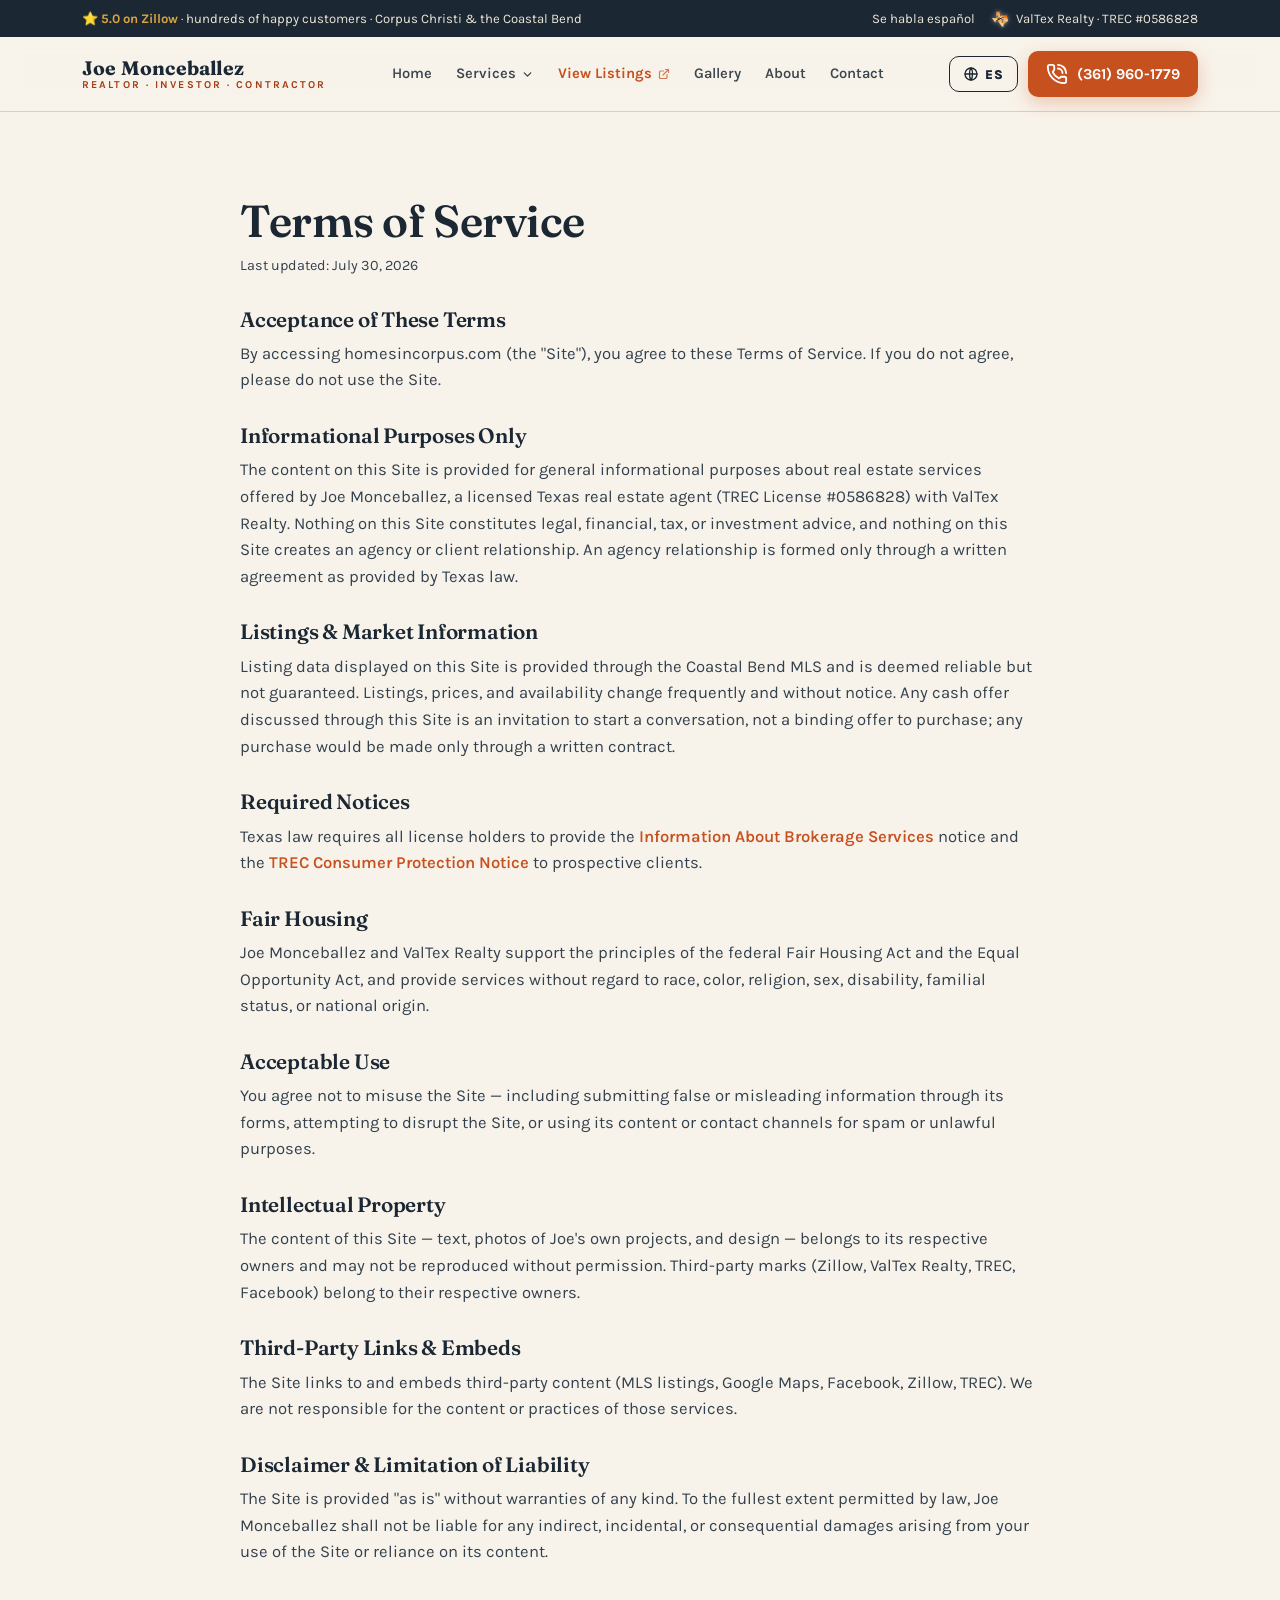
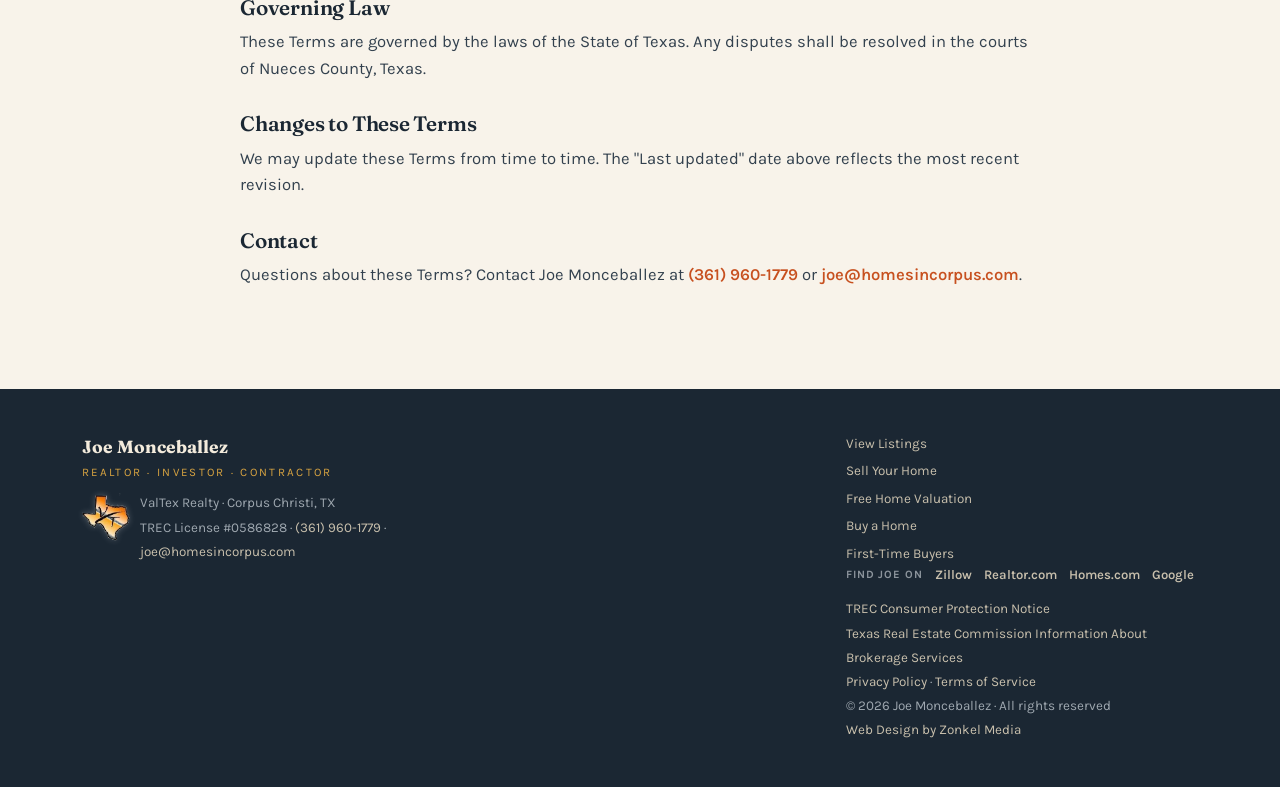
<file: terms-of-service.html>
<!DOCTYPE html>
<html lang="en">
<head>
<meta charset="UTF-8">
<meta name="viewport" content="width=device-width, initial-scale=1.0">
<!-- Google tag (gtag.js) -->
<script async src="https://www.googletagmanager.com/gtag/js?id=G-ZCC9LEDBKK"></script>
<script>
  window.dataLayer = window.dataLayer || [];
  function gtag(){dataLayer.push(arguments);}
  gtag('js', new Date());
  gtag('config', 'G-ZCC9LEDBKK');
  /* safe wrapper - never let a blocked tag break the page */
  window.zTrack = function(n, p){ try { gtag('event', n, p || {}); } catch(e){} };
  /* click-to-call is the primary CTA on this site, so measure it */
  document.addEventListener('click', function(e){
    var a = e.target && e.target.closest && e.target.closest('a[href^="tel:"]');
    if (a) window.zTrack('call_click', { link_url: a.getAttribute('href') });
  }, true);
</script>

<title>Terms of Service | Joe Monceballez, Corpus Christi Realtor</title>
<meta name="description" content="Terms of service for homesincorpus.com, the website of Joe Monceballez, Corpus Christi Realtor.">
<meta name="robots" content="noindex,follow">
<meta property="og:type" content="website">
<meta property="og:site_name" content="Joe Monceballez — Homes In Corpus">
<meta property="og:title" content="Terms of Service | Joe Monceballez">
<meta property="og:description" content="Terms of service for homesincorpus.com, the website of Joe Monceballez, Corpus Christi Realtor.">
<meta property="og:url" content="https://homesincorpus.com/terms-of-service.html">
<meta property="og:image" content="https://homesincorpus.com/assets/og-image.jpg">
<meta property="og:image:width" content="1200">
<meta property="og:image:height" content="630">
<meta name="twitter:card" content="summary_large_image">
<link rel="canonical" href="https://homesincorpus.com/terms-of-service.html">
<link rel="preconnect" href="https://fonts.googleapis.com">
<link rel="preconnect" href="https://fonts.gstatic.com" crossorigin>
<link href="https://fonts.googleapis.com/css2?family=Fraunces:opsz,wght@9..144,400;9..144,500;9..144,600;9..144,700&family=Karla:wght@400;500;600;700&display=swap" rel="stylesheet">
<link rel="icon" href="favicon.ico" sizes="any">
<link rel="icon" type="image/png" sizes="32x32" href="assets/favicon-32x32.png">
<link rel="icon" type="image/png" sizes="16x16" href="assets/favicon-16x16.png">
<link rel="apple-touch-icon" href="assets/apple-touch-icon.png">
<link rel="manifest" href="site.webmanifest">
<meta name="theme-color" content="#1B2733">
<link rel="stylesheet" href="assets/site.css?v=20260912">
</head>
<body>

<div class="topbar">
  <div class="wrap">
    <span data-i18n="tb1">⭐ <b>5.0 on Zillow</b> · hundreds of happy customers · Corpus Christi &amp; the Coastal Bend</span>
    <div class="tb-right"><span data-i18n="tb2">Se habla español</span><span style="display:inline-flex;align-items:center;gap:7px"><img src="assets/valtex-logo.png" alt="ValTex Realty" style="height:18px;width:auto;filter:drop-shadow(0 0 2px rgba(255,255,255,.35))">ValTex Realty · TREC #0586828</span></div>
  </div>
</div>

<nav>
  <div class="nav-in">
    <a href="index.html" class="brand"><span class="b1">Joe Monceballez</span><span class="b2" data-i18n="brand2">Realtor · Investor · Contractor</span></a>
    <div class="nav-links">
      <a href="index.html" data-i18n="navHome">Home</a>
      <div class="has-sub">
        <a href="services.html" data-i18n="nav0">Services <svg class="icon caret" viewBox="0 0 24 24"><path d="m6 9 6 6 6-6"/></svg></a>
        <div class="submenu">
          <div class="sm-col">
            <div class="sm-h" data-i18n="smH1">Sell Your House</div>
            <a href="sell-your-home.html"><span data-i18n="sm1">Sell Your Home</span><small data-i18n="sm1s">Full-service listing, top dollar</small></a>
            <a href="home-valuation.html"><span data-i18n="sm2">Free Home Valuation</span><small data-i18n="sm2s">What's it worth today?</small></a>
            <a href="index.html#cash"><span data-i18n="sm3">Get a Cash Offer</span><small data-i18n="sm3s">As-is, close on your timeline</small></a>
            <a href="index.html#situations"><span data-i18n="sm4">Stop Foreclosure</span><small data-i18n="sm4s">Fast options, straight answers</small></a>
            <a href="index.html#situations"><span data-i18n="sm5">Sell an Inherited House</span><small data-i18n="sm5s">No cleanout, no repairs</small></a>
          </div>
          <div class="sm-col">
            <div class="sm-h" data-i18n="smH2">Buy</div>
            <a href="buy-a-home.html"><span data-i18n="sm6">Buy a Home</span><small data-i18n="sm6s">Joe's commission costs you $0</small></a>
            <a href="first-time-buyers.html"><span data-i18n="sm7">First-Time Buyers</span><small data-i18n="sm7s">Best lenders, zero pressure</small></a>
          </div>
          <div class="sm-col">
            <div class="sm-h" data-i18n="smH3">Invest &amp; Renovate</div>
            <a href="index.html#situations"><span data-i18n="sm8">Investment &amp; Wholesale</span><small data-i18n="sm8s">Deals for Joe's investor network</small></a>
            <a href="services.html#remodeling"><span data-i18n="sm9">Remodeling &amp; Handyman</span><small data-i18n="sm9s">Kitchens, floors, repairs — free estimates</small></a>
          </div>
          <div class="sm-foot">
            <div class="sm-cities">
              <span class="sm-city">Portland</span><span class="sm-city">Calallen</span><span class="sm-city">Flour Bluff</span><span class="sm-city">Robstown</span><span class="sm-city">Rockport</span><span class="sm-city">Ingleside</span>
            </div>
            <span class="sm-badge" data-i18n="smBadge">TALK TO JOE TODAY</span>
          </div>
        </div>
      </div>
      <a class="nav-listings" href="https://joemonceballez.cbmls.mlsmatrix.com/Matrix/Public/?L=1&amp;ap=PP-8" target="_blank" rel="noopener"><span data-i18n="navListings">View Listings</span><svg class="icon ext" viewBox="0 0 24 24"><path d="M15 3h6v6"/><path d="M10 14 21 3"/><path d="M18 13v6a2 2 0 0 1-2 2H5a2 2 0 0 1-2-2V8a2 2 0 0 1 2-2h6"/></svg></a>
      <a href="gallery.html" data-i18n="navGallery">Gallery</a>
      <a href="about.html" data-i18n="navAbout">About</a>
      <a href="contact.html" data-i18n="navContact">Contact</a>
    </div>
    <div class="nav-right">
      <button class="lang-btn" id="langBtn" onclick="toggleLang()">
        <svg class="icon" style="width:16px;height:16px" viewBox="0 0 24 24"><circle cx="12" cy="12" r="9"/><path d="M3 12h18M12 3c3 3.5 3 14.5 0 18M12 3c-3 3.5-3 14.5 0 18"/></svg>
        <span id="langLabel">ES</span><span class="vh"> — switch language / cambiar idioma</span>
      </button>
      <a class="btn btn-orange nav-cta" href="tel:3619601779">
        <svg class="icon" viewBox="0 0 24 24"><path d="M13 2a9 9 0 0 1 9 9"/><path d="M13 6a5 5 0 0 1 5 5"/><path d="M13.832 16.568a1 1 0 0 0 1.213-.303l.355-.465A2 2 0 0 1 17 15h3a2 2 0 0 1 2 2v3a2 2 0 0 1-2 2A18 18 0 0 1 2 4a2 2 0 0 1 2-2h3a2 2 0 0 1 2 2v3a2 2 0 0 1-.8 1.6l-.468.351a1 1 0 0 0-.292 1.233 14 14 0 0 0 6.392 6.384"/></svg>
        (361) 960-1779
      </a>
    </div>
  </div>
</nav>

<main>

<section>
  <div class="wrap">
    <div class="prose" style="max-width:50rem;margin:0 auto">
      <h1 style="font-size:clamp(2rem,4vw,2.8rem);margin-bottom:8px">Terms of Service</h1>
      <p style="font-size:.9rem;color:var(--ink-2);margin-bottom:30px">Last updated: July 30, 2026</p>

      <h3>Acceptance of These Terms</h3>
      <p>By accessing homesincorpus.com (the "Site"), you agree to these Terms of Service. If you do not agree, please do not use the Site.</p>

      <h3>Informational Purposes Only</h3>
      <p>The content on this Site is provided for general informational purposes about real estate services offered by Joe Monceballez, a licensed Texas real estate agent (TREC License #0586828) with ValTex Realty. Nothing on this Site constitutes legal, financial, tax, or investment advice, and nothing on this Site creates an agency or client relationship. An agency relationship is formed only through a written agreement as provided by Texas law.</p>

      <h3>Listings &amp; Market Information</h3>
      <p>Listing data displayed on this Site is provided through the Coastal Bend MLS and is deemed reliable but not guaranteed. Listings, prices, and availability change frequently and without notice. Any cash offer discussed through this Site is an invitation to start a conversation, not a binding offer to purchase; any purchase would be made only through a written contract.</p>

      <h3>Required Notices</h3>
      <p>Texas law requires all license holders to provide the <a href="https://www.trec.texas.gov/" target="_blank" rel="noopener" style="color:var(--orange);font-weight:600">Information About Brokerage Services</a> notice and the <a href="https://www.trec.texas.gov/forms/consumer-protection-notice" target="_blank" rel="noopener" style="color:var(--orange);font-weight:600">TREC Consumer Protection Notice</a> to prospective clients.</p>

      <h3>Fair Housing</h3>
      <p>Joe Monceballez and ValTex Realty support the principles of the federal Fair Housing Act and the Equal Opportunity Act, and provide services without regard to race, color, religion, sex, disability, familial status, or national origin.</p>

      <h3>Acceptable Use</h3>
      <p>You agree not to misuse the Site — including submitting false or misleading information through its forms, attempting to disrupt the Site, or using its content or contact channels for spam or unlawful purposes.</p>

      <h3>Intellectual Property</h3>
      <p>The content of this Site — text, photos of Joe's own projects, and design — belongs to its respective owners and may not be reproduced without permission. Third-party marks (Zillow, ValTex Realty, TREC, Facebook) belong to their respective owners.</p>

      <h3>Third-Party Links &amp; Embeds</h3>
      <p>The Site links to and embeds third-party content (MLS listings, Google Maps, Facebook, Zillow, TREC). We are not responsible for the content or practices of those services.</p>

      <h3>Disclaimer &amp; Limitation of Liability</h3>
      <p>The Site is provided "as is" without warranties of any kind. To the fullest extent permitted by law, Joe Monceballez shall not be liable for any indirect, incidental, or consequential damages arising from your use of the Site or reliance on its content.</p>

      <h3>Governing Law</h3>
      <p>These Terms are governed by the laws of the State of Texas. Any disputes shall be resolved in the courts of Nueces County, Texas.</p>

      <h3>Changes to These Terms</h3>
      <p>We may update these Terms from time to time. The "Last updated" date above reflects the most recent revision.</p>

      <h3>Contact</h3>
      <p>Questions about these Terms? Contact Joe Monceballez at <a href="tel:3619601779" style="color:var(--orange);font-weight:600">(361) 960-1779</a> or <a href="mailto:joe@homesincorpus.com" style="color:var(--orange);font-weight:600">joe@homesincorpus.com</a>.</p>
    </div>
  </div>
</section>

</main>

<footer>
  <div class="wrap foot">
    <div class="fcol">
      <div class="fb1">Joe Monceballez</div>
      <div class="fb2" data-i18n="ftRole">Realtor · Investor · Contractor</div>
      <p class="legal" style="display:flex;align-items:flex-start;gap:10px"><img src="assets/valtex-logo.png" alt="ValTex Realty" style="height:48px;width:auto;margin-top:2px;filter:drop-shadow(0 0 3px rgba(255,255,255,.25))"><span>ValTex Realty · Corpus Christi, TX<br>TREC License #0586828 · <a href="tel:3619601779">(361) 960-1779</a> · <a href="mailto:joe@homesincorpus.com">joe@homesincorpus.com</a></span></p>
    </div>
    <div class="fcol">
      <div class="flinks">
        <a href="https://joemonceballez.cbmls.mlsmatrix.com/Matrix/Public/?L=1&amp;ap=PP-8" target="_blank" rel="noopener">View Listings</a>
        <a href="sell-your-home.html">Sell Your Home</a>
        <a href="home-valuation.html">Free Home Valuation</a>
        <a href="buy-a-home.html">Buy a Home</a>
        <a href="first-time-buyers.html">First-Time Buyers</a>
      </div>
      <div class="fprofiles">
        <span data-i18n="fProfiles">Find Joe on</span>
        <a href="https://www.zillow.com/profile/monceballezjoe" target="_blank" rel="noopener">Zillow</a>
        <a href="https://www.realtor.com/realestateagents/5cdb2adae9a9330012a9c0d1" target="_blank" rel="noopener">Realtor.com</a>
        <a href="https://www.homes.com/real-estate-agents/joe-monceballez/pslh1zs/" target="_blank" rel="noopener">Homes.com</a>
        <a href="https://www.google.com/maps/place/Joe+Monceballez+-+Corpus+Christi+Realtor/@27.329776,-97.3581427,9z/data=!3m1!4b1!4m6!3m5!1s0x8668f5826998bba7:0xeb568253df2bb38!8m2!3d27.329776!4d-97.3581427!16s%2Fg%2F11j6yjxjnk" target="_blank" rel="noopener">Google</a>
      </div>
      <p class="legal"><a href="https://www.trec.texas.gov/forms/consumer-protection-notice" target="_blank" rel="noopener">TREC Consumer Protection Notice</a><br><a href="https://www.trec.texas.gov/" target="_blank" rel="noopener">Texas Real Estate Commission Information About Brokerage Services</a><br><a href="privacy-policy.html">Privacy Policy</a> · <a href="terms-of-service.html">Terms of Service</a><br>© 2026 Joe Monceballez · All rights reserved<br><a href="https://zonkelmedia.com" target="_blank" rel="noopener">Web Design by Zonkel Media</a></p>
    </div>
  </div>
</footer>

<div class="callbar">
  <a class="cb-call" href="tel:3619601779"><svg class="icon" viewBox="0 0 24 24"><path d="M13 2a9 9 0 0 1 9 9"/><path d="M13 6a5 5 0 0 1 5 5"/><path d="M13.832 16.568a1 1 0 0 0 1.213-.303l.355-.465A2 2 0 0 1 17 15h3a2 2 0 0 1 2 2v3a2 2 0 0 1-2 2A18 18 0 0 1 2 4a2 2 0 0 1 2-2h3a2 2 0 0 1 2 2v3a2 2 0 0 1-.8 1.6l-.468.351a1 1 0 0 0-.292 1.233 14 14 0 0 0 6.392 6.384"/></svg><span data-i18n="cbCall">Call Joe</span></a>
  <a class="cb-text" href="sms:3619601779"><svg class="icon" viewBox="0 0 24 24"><path d="M2.992 16.342a2 2 0 0 1 .094 1.167l-1.065 3.29a1 1 0 0 0 1.236 1.168l3.413-.998a2 2 0 0 1 1.099.092 10 10 0 1 0-4.777-4.719"/></svg><span data-i18n="cbText">Text Joe</span></a>
</div>

<script>
  window.PAGE_ES = {};
  window.PAGE_ES_PH = {};
</script>
<script src="assets/site.js?v=20260912"></script>
</body>
</html>
</file>
<file: assets/site.css>
/* ==========================================================================
   Joe Monceballez — homesincorpus.com  |  shared design system
   Fraunces (display) + Karla (body). Coastal-Bend ink/tan/orange/gold.
   Loaded by index.html and every service page so the look stays identical.
   ========================================================================== */
:root{
  --ink:#1B2733; --ink-2:#33414E; --cream:#F8F3EA; --paper:#FFFDF8;
  --tan:#E9DCC6; --tan-2:#F1E8D7; --orange:#C7501F; --orange-deep:#A63F15;
  --gold:#D9A441; --line:#DACFB9; --max:1160px;
}
*{margin:0;padding:0;box-sizing:border-box}
html{scroll-behavior:smooth;scroll-padding-top:82px}
[id]{scroll-margin-top:84px}
.vh{position:absolute;width:1px;height:1px;padding:0;margin:-1px;overflow:hidden;clip:rect(0,0,0,0);white-space:nowrap;border:0}
body{font-family:'Karla',sans-serif;color:var(--ink);background:var(--cream);line-height:1.6;-webkit-font-smoothing:antialiased}
img{max-width:100%;display:block}
a{color:inherit;text-decoration:none}
.wrap{max-width:var(--max);margin:0 auto;padding:0 22px}
h1,h2,h3{font-family:'Fraunces',serif;font-weight:600;line-height:1.12;letter-spacing:-.01em}
.eyebrow{font-family:'Karla',sans-serif;font-weight:700;font-size:.78rem;letter-spacing:.22em;text-transform:uppercase;color:var(--orange)}
.eyebrow .dash{color:var(--gold)}
section{padding:84px 0}
.icon{width:22px;height:22px;stroke:currentColor;fill:none;stroke-width:2;stroke-linecap:round;stroke-linejoin:round;flex:none}

/* ---------- top bar ---------- */
.topbar{background:var(--ink);color:#EFE7D8;font-size:.82rem;padding:8px 0}
.topbar .wrap{display:flex;justify-content:space-between;align-items:center;gap:12px}
.topbar span b{color:var(--gold);font-weight:700}
.topbar .tb-right{display:flex;gap:16px;align-items:center}
@media(max-width:640px){.topbar{font-size:.78rem}.topbar .tb-right{display:none}.topbar .wrap{justify-content:center}.topbar>.wrap>span{white-space:nowrap;text-align:center}.tb-tail{display:none}}

/* ---------- nav ---------- */
nav{position:sticky;top:0;z-index:50;background:rgba(248,243,234,.92);backdrop-filter:blur(10px);border-bottom:1px solid var(--line)}
.nav-in{display:flex;align-items:center;justify-content:space-between;padding:14px 22px;max-width:var(--max);margin:0 auto;gap:14px}
.brand{display:flex;flex-direction:column;line-height:1.05}
.brand .b1{font-family:'Fraunces',serif;font-weight:700;font-size:1.22rem;letter-spacing:.01em}
.brand .b2{font-size:.66rem;font-weight:700;letter-spacing:.2em;text-transform:uppercase;color:var(--orange-deep)}
.nav-links{display:flex;gap:24px;font-weight:600;font-size:.92rem}
.nav-links a{opacity:.85}
.nav-links a:hover{color:var(--orange);opacity:1}
.nav-links a.nav-listings{display:inline-flex;align-items:center;color:var(--orange);opacity:1;font-weight:700}
.nav-links a.nav-listings:hover{color:var(--orange-deep)}
.nav-listings .ext{width:12px;height:12px;stroke-width:2.4;opacity:.75;margin-left:6px;flex:none}
.mobile-menu>a.nav-listings{display:flex;align-items:center;color:var(--orange);font-weight:700}
.mtip{position:fixed;inset:0;z-index:120;display:none;align-items:center;justify-content:center;padding:22px;background:rgba(27,39,51,.66);-webkit-backdrop-filter:blur(3px);backdrop-filter:blur(3px)}
.mtip.on{display:flex}
.mtip-card{background:var(--paper);border:1px solid var(--line);border-radius:20px;max-width:400px;width:100%;padding:26px 24px 20px;box-shadow:0 24px 60px rgba(0,0,0,.4);text-align:center}
.mtip-ic{width:48px;height:48px;border-radius:15px;background:var(--tan-2);color:var(--orange);display:inline-flex;align-items:center;justify-content:center;margin-bottom:13px}
.mtip-ic .icon{width:25px;height:25px}
.mtip-card h3{font-family:'Fraunces',serif;font-weight:700;font-size:1.3rem;line-height:1.25;margin-bottom:9px}
.mtip-card p{font-size:.95rem;line-height:1.55;color:var(--ink-2);margin-bottom:18px}
.mtip-key{display:inline-block;background:var(--ink);color:#F3EBDC;border-radius:7px;padding:1px 9px;font-weight:700;font-size:.88rem;white-space:nowrap}
.mtip-go{width:100%;justify-content:center;text-align:center}
.mtip-x{display:block;width:100%;margin-top:6px;background:none;border:0;color:var(--ink-2);font-family:'Karla',sans-serif;font-weight:600;font-size:.86rem;padding:10px;cursor:pointer}
.mtip-x:hover{color:var(--ink)}
.nav-right{display:flex;align-items:center;gap:10px}
.btn{display:inline-flex;align-items:center;gap:9px;font-weight:700;border-radius:10px;padding:13px 22px;transition:.18s;cursor:pointer;border:none;font-size:.95rem;font-family:'Karla',sans-serif}
.btn-orange{background:var(--orange);color:#fff;box-shadow:0 6px 18px rgba(199,80,31,.28)}
.btn-orange:hover{background:var(--orange-deep);transform:translateY(-1px)}
.btn-ink{background:var(--ink);color:#F3EBDC}
.btn-ink:hover{background:#0F1820;transform:translateY(-1px)}
.btn-white{background:#fff;color:var(--ink);box-shadow:0 6px 18px rgba(0,0,0,.25)}
.btn-white:hover{transform:translateY(-1px)}
.btn-ghost-w{background:transparent;color:#fff;border:1.5px solid rgba(255,255,255,.7)}
.btn-ghost-w:hover{background:#fff;color:var(--ink)}
.nav-cta{padding:11px 18px}
.lang-btn{display:inline-flex;align-items:center;gap:6px;background:transparent;border:1.5px solid var(--ink);color:var(--ink);border-radius:10px;padding:9px 13px;font-weight:800;font-size:.82rem;letter-spacing:.06em;cursor:pointer;font-family:'Karla',sans-serif;transition:.15s}
.lang-btn:hover{background:var(--ink);color:#F3EBDC}
@media(max-width:960px){.nav-links{display:none}}

/* ---------- services dropdown ---------- */
.has-sub{position:relative}
.has-sub > a{display:inline-flex;align-items:center;gap:5px;cursor:pointer}
.has-sub .caret{width:13px;height:13px;stroke-width:2.5;transition:.2s}
.nav-links .has-sub:hover .caret{transform:rotate(180deg)}
.submenu{position:absolute;top:calc(100% + 14px);left:50%;transform:translateX(-50%) translateY(8px);width:660px;background:var(--paper);border:1px solid var(--line);border-radius:18px;box-shadow:0 30px 70px rgba(27,39,51,.22);padding:26px 28px 20px;display:grid;grid-template-columns:1.15fr 1fr 1fr;gap:6px 26px;opacity:0;pointer-events:none;transition:.18s;z-index:60}
.submenu::before{content:"";position:absolute;top:-14px;left:0;right:0;height:14px}
.nav-links .has-sub:hover .submenu{opacity:1;pointer-events:auto;transform:translateX(-50%) translateY(0)}
.sm-h{grid-row:1;font-size:.68rem;font-weight:800;letter-spacing:.18em;text-transform:uppercase;color:var(--orange);margin-bottom:6px}
.sm-col{display:flex;flex-direction:column;gap:2px}
.sm-col a{display:block;padding:7px 10px;margin:0 -10px;border-radius:9px;font-weight:600;font-size:.88rem;color:var(--ink);opacity:1}
.sm-col a small{display:block;font-weight:500;font-size:.72rem;color:var(--ink-2)}
.sm-col a:hover{background:var(--tan-2);color:var(--orange-deep)}
.sm-foot{grid-column:1/-1;margin-top:14px;padding-top:14px;border-top:1px solid var(--line);display:flex;align-items:center;justify-content:space-between;gap:12px;font-size:.78rem;color:var(--ink-2);font-weight:600}
.sm-foot .sm-cities{display:flex;flex-wrap:wrap;gap:6px}
.sm-foot .sm-city{background:var(--cream);border:1px solid var(--line);border-radius:999px;padding:3px 10px;font-size:.72rem;font-weight:700}
.sm-badge{background:var(--ink);color:var(--gold);border-radius:8px;padding:5px 11px;font-size:.7rem;font-weight:800;letter-spacing:.06em;white-space:nowrap}

/* ---------- generic hero (full-bleed photo) ---------- */
.hero{position:relative;padding:0;min-height:640px;display:flex;align-items:center;background:var(--ink)}
.hero-bg{position:absolute;inset:0;background-size:cover;background-repeat:no-repeat;background-position:center 38%}
.hero::before{content:"";position:absolute;inset:0;background:linear-gradient(100deg,rgba(15,23,31,.92) 0%,rgba(15,23,31,.78) 34%,rgba(15,23,31,.38) 62%,rgba(15,23,31,.55) 100%);z-index:1}
.hero::after{content:"";position:absolute;left:0;right:0;bottom:0;height:110px;background:linear-gradient(to top,rgba(15,23,31,.75),transparent);z-index:1}
.hero-grid{position:relative;z-index:2;display:grid;grid-template-columns:1.15fr .85fr;gap:56px;align-items:center;width:100%;padding-top:76px;padding-bottom:86px}
.hero .eyebrow{color:var(--gold)}
.hero h1{font-size:clamp(2.3rem,4.6vw,3.5rem);margin:18px 0 20px;color:#FDF9F0;text-shadow:0 2px 24px rgba(0,0,0,.35)}
.hero h1 em{font-style:italic;color:#F0A16B}
.hero p.lead{font-size:1.12rem;color:#E4DCCB;max-width:33rem;margin-bottom:30px;text-shadow:0 1px 12px rgba(0,0,0,.3)}
.hero-ctas{display:flex;gap:14px;flex-wrap:wrap;margin-bottom:32px}
.chips{display:flex;gap:10px;flex-wrap:wrap}
.hero .chip{background:rgba(15,23,31,.55);border:1px solid rgba(233,220,198,.3);color:#EFE7D8;backdrop-filter:blur(4px)}
.hero .chip .icon{color:var(--gold)}
.hero .chip b{color:#fff}
.chip{display:inline-flex;align-items:center;gap:8px;background:var(--paper);border:1px solid var(--line);border-radius:999px;padding:8px 15px;font-size:.85rem;font-weight:600;color:var(--ink-2)}
.chip .icon{width:16px;height:16px;color:var(--orange)}
.chip b{color:var(--ink)}

/* ---------- service-page sub-hero (shorter, single column) ---------- */
.subhero{min-height:0}
.subhero .hero-grid{grid-template-columns:1fr;gap:20px;max-width:46rem;padding-top:70px;padding-bottom:74px}
.subhero p.lead{max-width:38rem}
.crumbs{position:relative;z-index:2;font-size:.8rem;font-weight:600;color:#C9C0AD;padding-top:22px}
.crumbs a{color:var(--gold)}
.crumbs a:hover{text-decoration:underline}

/* Joe card */
.joe-card{background:var(--paper);border-radius:20px;box-shadow:0 30px 70px rgba(0,0,0,.45);overflow:hidden;max-width:340px;justify-self:end;transform:rotate(1.2deg)}
.joe-card img{width:100%;aspect-ratio:.94;object-fit:cover;object-position:center 20%}
.jc-body{padding:20px 22px 22px;text-align:center}
.jc-name{font-family:'Fraunces',serif;font-weight:700;font-size:1.35rem;line-height:1.1}
.jc-role{font-size:.72rem;font-weight:800;letter-spacing:.16em;text-transform:uppercase;color:var(--orange);margin:6px 0 10px}
.jc-z{display:flex;align-items:center;justify-content:center;gap:8px;font-weight:700;font-size:.9rem;color:var(--ink-2);margin-bottom:14px}
.jc-z .zlogo{width:56px;height:14px}
.jc-z .stars{color:var(--gold);letter-spacing:1px}
.jc-body .btn{width:100%;justify-content:center;padding:13px}
@media(max-width:900px){
  .hero{min-height:0}
  .hero-grid{grid-template-columns:1fr;gap:38px;text-align:center;padding-top:56px;padding-bottom:64px}
  .hero p.lead{margin-left:auto;margin-right:auto}
  .hero-ctas,.chips{justify-content:center}
  .joe-card{justify-self:center;transform:none;max-width:310px}
  .subhero .hero-grid{text-align:left}
  .subhero .hero-ctas,.subhero .chips{justify-content:flex-start}
}

/* phones: subpage heroes match the homepage — centered, tight to the nav,
   full-width stacked CTAs, and a kicker that stays on one line */
@media(max-width:640px){
  .crumbs{padding-top:14px;font-size:.76rem}
  .subhero .hero-grid{text-align:center;padding-top:24px;padding-bottom:46px;gap:14px}
  .hero .eyebrow{font-size:.64rem;letter-spacing:.1em}
  .subhero h1{font-size:1.8rem;margin:12px 0 14px}
  .subhero p.lead{font-size:1rem;margin:0 auto 22px}
  .subhero .hero-ctas{flex-direction:column;align-items:center;gap:12px;margin-bottom:22px;width:100%}
  .subhero .hero-ctas .btn{width:100%;max-width:340px;justify-content:center;padding:16px 22px;font-size:1.02rem}
  .subhero .chips{justify-content:center}
  .subhero .chip{padding:7px 13px;font-size:.82rem}
}

/* ---------- stat band ---------- */
.stats{background:var(--ink);color:#EFE7D8;padding:38px 0;border-top:1px solid rgba(233,220,198,.12)}
.stats-grid{display:grid;grid-template-columns:repeat(4,1fr);gap:26px;text-align:center}
.stat .n{font-family:'Fraunces',serif;font-weight:700;font-size:2.3rem;color:var(--gold);line-height:1.1}
.stat .l{font-size:.85rem;font-weight:600;letter-spacing:.06em;opacity:.85;margin-top:4px}
.stat .sub{font-size:.72rem;opacity:.55}
@media(max-width:760px){.stats-grid{grid-template-columns:repeat(2,1fr);gap:22px}}

/* ---------- center head ---------- */
.center-head{text-align:center;max-width:46rem;margin:0 auto 52px}
.center-head h2{font-size:clamp(1.9rem,3.4vw,2.6rem);margin-top:16px}
.center-head p{color:var(--ink-2);margin-top:14px;font-size:1.05rem}

/* ---------- two ways / cards ---------- */
.ways{display:grid;grid-template-columns:1fr 1fr;gap:28px}
.way{background:var(--paper);border:1px solid var(--line);border-radius:20px;padding:40px 36px;position:relative;overflow:hidden;transition:.2s}
.way:hover{transform:translateY(-4px);box-shadow:0 18px 44px rgba(27,39,51,.12)}
.way.cash{background:var(--ink);color:#EFE7D8;border-color:var(--ink)}
.way .w-ic{width:54px;height:54px;border-radius:14px;display:flex;align-items:center;justify-content:center;background:var(--tan-2);color:var(--orange);margin-bottom:22px}
.way.cash .w-ic{background:rgba(217,164,65,.14);color:var(--gold)}
.way .w-ic .icon{width:27px;height:27px}
.way h3{font-size:1.55rem;margin-bottom:6px}
.way .w-sub{font-size:.85rem;font-weight:700;letter-spacing:.14em;text-transform:uppercase;color:var(--orange);margin-bottom:16px}
.way.cash .w-sub{color:var(--gold)}
.way p{color:var(--ink-2);margin-bottom:20px}
.way.cash p{color:#CBC2AF}
.way ul{list-style:none;margin-bottom:28px;display:grid;gap:11px}
.way li{display:flex;gap:11px;align-items:flex-start;font-weight:500}
.way li .icon{width:19px;height:19px;color:var(--orange);margin-top:3px}
.way.cash li .icon{color:var(--gold)}
@media(max-width:860px){.ways{grid-template-columns:1fr}.way{padding:34px 26px}}

/* ---------- prose (service copy) ---------- */
.prose-grid{display:grid;grid-template-columns:1.15fr .85fr;gap:56px;align-items:start}
.prose h2{font-size:clamp(1.7rem,3vw,2.3rem);margin:6px 0 18px}
.prose h3{font-size:1.3rem;margin:30px 0 10px}
.prose p{color:var(--ink-2);margin-bottom:16px;font-size:1.04rem}
.prose ul.ticks{list-style:none;display:grid;gap:12px;margin:8px 0 20px}
.prose ul.ticks li{display:flex;gap:11px;align-items:flex-start;font-weight:500;color:var(--ink)}
.prose ul.ticks li .icon{width:20px;height:20px;color:var(--orange);margin-top:3px}
.prose b{color:var(--ink)}
@media(max-width:900px){.prose-grid{grid-template-columns:1fr;gap:40px}}

/* ---------- steps (numbered how-it-works) ---------- */
.steps{display:grid;grid-template-columns:repeat(3,1fr);gap:22px}
.step{background:var(--paper);border:1px solid var(--line);border-radius:18px;padding:30px 26px;position:relative}
.step .sn{font-family:'Fraunces',serif;font-weight:700;font-size:1.6rem;color:#fff;background:var(--orange);width:46px;height:46px;border-radius:12px;display:flex;align-items:center;justify-content:center;margin-bottom:16px}
.step h3{font-size:1.18rem;margin-bottom:8px}
.step p{color:var(--ink-2);font-size:.96rem}
@media(max-width:800px){.steps{grid-template-columns:1fr}}

/* ---------- sticky side card (in prose) ---------- */
.side-card{background:var(--ink);color:#EFE7D8;border-radius:20px;padding:32px 30px;position:sticky;top:96px;box-shadow:0 20px 50px rgba(27,39,51,.2)}
.side-card h3{color:#F6EFE2;font-size:1.35rem;margin-bottom:8px}
.side-card p{color:#C9C0AD;font-size:.96rem;margin-bottom:20px}
.side-card .sc-z{display:flex;flex-direction:column;align-items:center;text-align:center;gap:4px;color:var(--gold);font-weight:700;margin-bottom:20px;font-size:.9rem}
.side-card .sc-stars{letter-spacing:2px;font-size:1rem;line-height:1}
.side-card .btn{width:100%;justify-content:center;margin-bottom:10px}
.side-card .sc-fine{font-size:.76rem;color:#9FA8B0;text-align:center;margin:6px 0 0}

/* ---------- FAQ ---------- */
.faq{max-width:52rem;margin:0 auto;display:grid;gap:12px}
.faq details{background:var(--paper);border:1px solid var(--line);border-radius:14px;padding:0 22px;transition:.15s}
.faq details[open]{box-shadow:0 10px 30px rgba(27,39,51,.08)}
.faq summary{list-style:none;cursor:pointer;font-family:'Fraunces',serif;font-weight:600;font-size:1.08rem;padding:20px 0;display:flex;justify-content:space-between;align-items:center;gap:16px}
.faq summary::-webkit-details-marker{display:none}
.faq summary .fq-plus{flex:none;width:22px;height:22px;position:relative;transition:.2s}
.faq summary .fq-plus::before,.faq summary .fq-plus::after{content:"";position:absolute;background:var(--orange);border-radius:2px}
.faq summary .fq-plus::before{top:10px;left:2px;right:2px;height:2px}
.faq summary .fq-plus::after{left:10px;top:2px;bottom:2px;width:2px;transition:.2s}
.faq details[open] summary .fq-plus::after{transform:scaleY(0)}
.faq details p{color:var(--ink-2);padding:0 0 22px;font-size:1rem}

/* ---------- big CTA band ---------- */
.ctaband{background:var(--ink);color:#EFE7D8;text-align:center}
.ctaband h2{font-size:clamp(1.9rem,3.4vw,2.6rem);color:#F6EFE2;margin:14px auto 16px;max-width:40rem}
.ctaband p{color:#C9C0AD;max-width:38rem;margin:0 auto 30px;font-size:1.05rem}
.ctaband .hero-ctas{justify-content:center}
.ctaband .btn-ghost-w{border-color:rgba(255,255,255,.55)}

/* ---------- reviews ---------- */
.rev-head{display:flex;align-items:flex-end;justify-content:space-between;gap:20px;margin-bottom:44px;flex-wrap:wrap}
.rev-head h2{font-size:clamp(1.9rem,3.4vw,2.5rem);margin-top:14px}
.z-badge{display:flex;align-items:center;gap:14px;background:var(--paper);border:1px solid var(--line);border-radius:16px;padding:16px 22px}
.z-badge .zn{font-family:'Fraunces',serif;font-weight:700;font-size:2rem;line-height:1}
.z-stars{color:var(--gold);letter-spacing:2px;font-size:1rem}
.z-badge .zl{font-size:.78rem;color:var(--ink-2);font-weight:600;display:flex;align-items:center;gap:6px}
.z-badge .zlogo{width:52px;height:13px}
.zlogo{display:inline-block;fill:#006AFF}
.rev-grid{display:grid;grid-template-columns:repeat(3,1fr);gap:24px}
.rev{background:var(--paper);border:1px solid var(--line);border-radius:18px;padding:30px 28px;display:flex;flex-direction:column;gap:16px}
.rev .q{font-family:'Fraunces',serif;font-size:2.6rem;color:var(--gold);line-height:.4;margin-top:10px}
.rev p{color:var(--ink-2);font-size:.98rem;flex:1}
.rev .who{font-weight:700;font-size:.9rem}
.rev .who span{display:block;font-weight:500;font-size:.78rem;color:var(--ink-2)}
@media(max-width:860px){.rev-grid{grid-template-columns:1fr}}

/* ---------- gallery ---------- */
.gal-grid{display:grid;grid-template-columns:repeat(3,1fr);gap:16px}
.gal-grid img{border-radius:14px;aspect-ratio:1;object-fit:cover;width:100%;transition:.25s;box-shadow:0 6px 18px rgba(27,39,51,.10)}
.gal-grid img:hover{transform:scale(1.025)}
@media(max-width:700px){.gal-grid{grid-template-columns:repeat(2,1fr);gap:12px}}

/* ---------- area ---------- */
.area-grid{display:grid;grid-template-columns:1fr 1fr;gap:44px;align-items:center}
.area-grid h2{font-size:clamp(1.9rem,3.4vw,2.5rem);margin:16px 0 18px}
.area-grid p{color:var(--ink-2);margin-bottom:24px}
.towns{display:flex;flex-wrap:wrap;gap:10px}
.town{display:inline-flex;align-items:center;gap:7px;background:var(--paper);border:1px solid var(--line);border-radius:999px;padding:9px 16px;font-weight:600;font-size:.88rem}
.town .icon{width:15px;height:15px;color:var(--orange)}
.mapbox{border-radius:18px;overflow:hidden;box-shadow:0 16px 40px rgba(27,39,51,.14);border:1px solid var(--line)}
.mapbox iframe{width:100%;height:380px;border:0;display:block}
@media(max-width:860px){.area-grid{grid-template-columns:1fr;text-align:center}.towns{justify-content:center}}

/* ---------- contact ---------- */
.contact{background:var(--tan-2);border-top:1px solid var(--line)}
.c-grid{display:grid;grid-template-columns:1fr 1.1fr;gap:52px;align-items:start}
.c-grid h2{font-size:clamp(1.9rem,3.4vw,2.5rem);margin:16px 0 18px}
.c-grid .c-left p{color:var(--ink-2);margin-bottom:28px;max-width:30rem}
.c-rows{display:grid;gap:14px;margin-bottom:30px}
.c-row{display:flex;align-items:center;gap:15px;background:var(--paper);border:1px solid var(--line);border-radius:14px;padding:16px 20px;font-weight:600;transition:.18s}
.c-row:hover{transform:translateY(-2px);box-shadow:0 10px 26px rgba(27,39,51,.10)}
.c-row .icon{color:var(--orange);width:21px;height:21px}
.c-row small{display:block;font-weight:500;font-size:.76rem;color:var(--ink-2)}
.socials{display:flex;gap:12px}
.soc{width:44px;height:44px;border-radius:12px;background:var(--ink);color:#EFE7D8;display:flex;align-items:center;justify-content:center;transition:.18s}
.soc:hover{background:var(--orange);transform:translateY(-2px)}
.soc svg{width:19px;height:19px;fill:currentColor}
form.lead-form{background:var(--paper);border:1px solid var(--line);border-radius:20px;padding:36px;box-shadow:0 18px 44px rgba(27,39,51,.10)}
form.lead-form h3{font-size:1.35rem;margin-bottom:6px}
form.lead-form .f-sub{font-size:.9rem;color:var(--ink-2);margin-bottom:24px}
.f-row{display:grid;grid-template-columns:1fr 1fr;gap:14px}
.f-field{margin-bottom:14px}
label{display:block;font-size:.78rem;font-weight:700;letter-spacing:.06em;text-transform:uppercase;color:var(--ink-2);margin-bottom:7px}
input,select,textarea{width:100%;border:1.5px solid var(--line);border-radius:10px;padding:13px 15px;font-family:'Karla',sans-serif;font-size:.95rem;background:var(--cream);color:var(--ink);transition:.15s}
input:focus,select:focus,textarea:focus{outline:none;border-color:var(--orange);background:#fff}
form.lead-form .btn{width:100%;justify-content:center;padding:16px;font-size:1.02rem;margin-top:6px}
.f-fine{font-size:.72rem;color:var(--ink-2);margin-top:14px;text-align:center}
.hp{position:absolute;left:-9999px;width:1px;height:1px;overflow:hidden}
@media(max-width:900px){.c-grid{grid-template-columns:1fr}.f-row{grid-template-columns:1fr}form.lead-form{padding:28px 22px}}

/* ---------- footer ---------- */
footer{background:var(--ink);color:#9FA8B0;padding:44px 0;font-size:.84rem}
.foot{display:flex;justify-content:space-between;gap:26px;flex-wrap:wrap}
.foot .fb1{font-family:'Fraunces',serif;font-weight:700;font-size:1.1rem;color:#F3EBDC}
.foot .fb2{font-size:.72rem;letter-spacing:.2em;text-transform:uppercase;color:var(--gold);margin-top:2px}
.foot .fcol{max-width:22rem}
.foot a{color:#C9C0AD}
.foot a:hover{color:var(--gold)}
.fprofiles{display:flex;flex-wrap:wrap;align-items:center;gap:6px 12px;margin-bottom:12px;font-size:.82rem}
.fprofiles>span{color:#8C949C;font-weight:700;letter-spacing:.08em;text-transform:uppercase;font-size:.7rem}
.fprofiles a{color:#C9C0AD;font-weight:600}
.fprofiles a:hover{color:var(--gold)}
.foot .flinks{display:grid;gap:6px}
.foot .legal{margin-top:10px;line-height:1.8}
@media(max-width:640px){.foot{flex-direction:column;text-align:center}.foot .fcol{margin:0 auto}.foot .legal{flex-direction:column!important;align-items:center!important}.foot .legal img{margin:0 auto 8px}}

/* ---------- sticky call bar (mobile) ---------- */
.callbar{position:fixed;bottom:0;left:0;right:0;z-index:60;display:none;grid-template-columns:1fr 1fr;gap:1px;background:var(--line);transform:translateY(102%);transition:transform .35s ease}
.callbar.show{transform:translateY(0)}
.callbar a{display:flex;align-items:center;justify-content:center;gap:9px;padding:16px;font-weight:700;font-size:.98rem}
.callbar .cb-call{background:var(--orange);color:#fff}
.callbar .cb-text{background:var(--ink);color:#F3EBDC}
.callbar .icon{width:19px;height:19px}
@media(max-width:860px){.callbar{display:grid}footer{padding-bottom:110px}}

/* mobile: desktop-only line breaks off + tighter section headlines (2 lines max) */
@media(max-width:640px){.brk{display:none}.center-head h2,.rev-head h2{font-size:1.5rem;line-height:1.15}}

/* ---------- TikTok video strip (swipeable row of embeds) ---------- */
.mls-actions{display:flex;justify-content:center;gap:14px;margin-top:26px;flex-wrap:wrap}
.tt-wrap{position:relative}
.tt-arrow{position:absolute;top:calc(50% - 14px);transform:translateY(-50%);z-index:6;width:50px;height:50px;border-radius:50%;background:var(--ink);color:#fff;border:none;cursor:pointer;display:flex;align-items:center;justify-content:center;box-shadow:0 8px 22px rgba(27,39,51,.30);transition:.15s}
.tt-arrow .icon{width:24px;height:24px}
.tt-arrow:hover{background:var(--orange)}
.tt-arrow[disabled]{opacity:.3;cursor:default;pointer-events:none}
.tt-prev{left:-10px}
.tt-next{right:-10px}
@media(max-width:860px){.tt-arrow{display:none}}  /* mobile: swipe instead */
.tt-strip{display:flex;gap:18px;overflow-x:auto;padding:4px 2px 22px;scroll-snap-type:x mandatory;-webkit-overflow-scrolling:touch}
.tt-strip::-webkit-scrollbar{height:8px}
.tt-strip::-webkit-scrollbar-thumb{background:var(--line);border-radius:99px}
.tt-strip > *{flex:0 0 auto;scroll-snap-align:center;margin:0 !important}
/* phones: TikTok's player enforces a 325px minimum, so render at 325 and
   scale each card down (~80%) so the strip isn't so in-your-face */
@media(max-width:640px){
  .tt-strip{align-items:flex-start}
  .tt-strip > *{width:325px !important;min-width:325px !important;max-width:325px !important;transform:scale(.8);transform-origin:top left;margin-right:-65px !important;margin-bottom:-148px !important}
}

/* ---------- photo lightbox ---------- */
.gal-grid img{cursor:zoom-in}
.lb-overlay{position:fixed;inset:0;z-index:200;background:rgba(15,23,31,.93);display:flex;align-items:center;justify-content:center;padding:30px;opacity:0;pointer-events:none;transition:opacity .25s;backdrop-filter:blur(4px)}
.lb-overlay.on{opacity:1;pointer-events:auto}
.lb-overlay img{max-width:92vw;max-height:88vh;border-radius:12px;box-shadow:0 30px 80px rgba(0,0,0,.6);transform:scale(.96);transition:transform .25s}
.lb-overlay.on img{transform:scale(1)}
.lb-close{position:absolute;top:22px;right:26px;width:46px;height:46px;border-radius:50%;background:rgba(255,255,255,.12);border:none;color:#fff;font-size:1.7rem;line-height:1;cursor:pointer;display:flex;align-items:center;justify-content:center;transition:.15s}
.lb-close:hover{background:var(--orange)}
.lb-nav{position:absolute;top:50%;transform:translateY(-50%);width:52px;height:52px;border-radius:50%;background:rgba(255,255,255,.12);border:none;color:#fff;font-size:2rem;line-height:1;cursor:pointer;display:flex;align-items:center;justify-content:center;transition:.15s}
.lb-nav:hover{background:var(--orange)}
.lb-prev{left:20px}.lb-next{right:20px}
@media(max-width:640px){.lb-nav{width:42px;height:42px;font-size:1.5rem}.lb-prev{left:8px}.lb-next{right:8px}.lb-close{top:14px;right:14px}}

/* reveal animation */
.rv{opacity:0;transform:translateY(22px);transition:opacity .7s ease,transform .7s ease}
.rv.on{opacity:1;transform:none}

/* ---------- mobile chrome: burger menu, compact call CTA ---------- */
.burger{display:none;align-items:center;justify-content:center;width:44px;height:44px;border-radius:12px;border:1.5px solid var(--ink);background:transparent;color:var(--ink);cursor:pointer;flex-shrink:0;padding:0}
.burger .icon{width:22px;height:22px}
.mobile-menu{display:none;position:fixed;left:0;right:0;bottom:0;background:var(--cream);z-index:49;overflow-y:auto;padding:8px 24px 140px;border-top:1px solid var(--line)}
body.menu-open .mobile-menu{display:block}
body.menu-open{overflow:hidden}
.mobile-menu .has-sub>a{display:none}
.mobile-menu .submenu{position:static;transform:none;opacity:1;pointer-events:auto;width:auto;display:block;background:transparent;border:0;box-shadow:none;padding:0;box-sizing:border-box}
.mobile-menu .sm-h{margin:22px 0 2px;font-size:.72rem}
.mobile-menu .sm-col{display:block}
.mobile-menu .sm-col a,.mobile-menu>a{display:block;padding:13px 0;margin:0;border-radius:0;border-bottom:1px solid var(--line);font-weight:600;font-size:1.02rem;color:var(--ink);opacity:1}
.mobile-menu .sm-col a small{font-size:.8rem}
.mobile-menu .sm-foot{display:none}
.mobile-menu>a:first-of-type{margin-top:20px}
@media(max-width:960px){
  /* mobile order: call · language · burger (burger always far right) */
  .burger{display:flex;order:3}
  .nav-right{gap:9px}
  .nav-cta{order:1}
  .lang-btn{order:2;height:44px;border-radius:12px;padding:0 13px}
}
@media(max-width:640px){
  .nav-cta{font-size:0;gap:0;padding:0;width:44px;height:44px;justify-content:center;border-radius:12px}
  .nav-cta .icon{width:20px;height:20px}
  .brand .b1{font-size:1.08rem}
}
</file>
